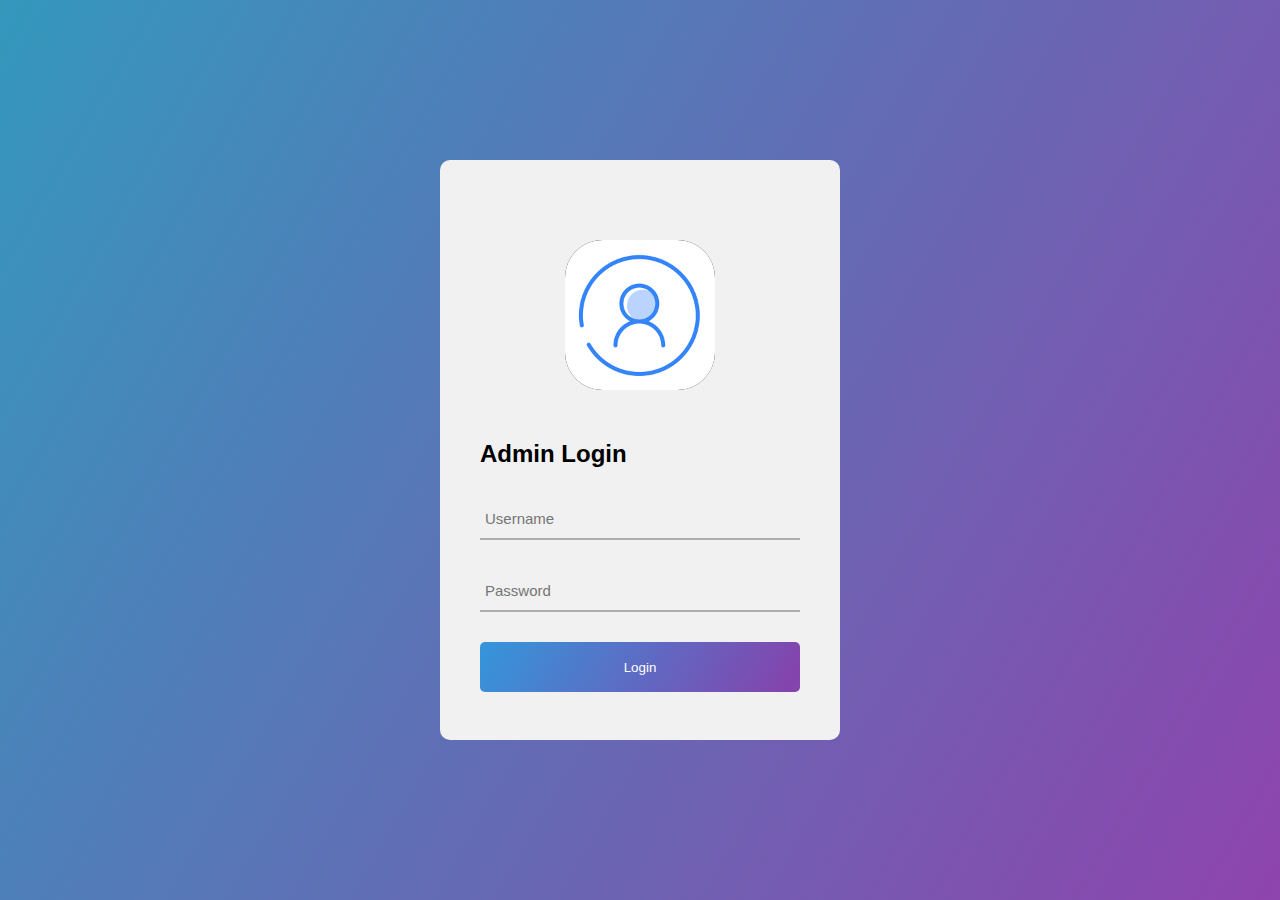
<file: web-Admin-Login/index.html>
<!DOCTYPE html>
<html lang="en">
<head>
    <meta charset="UTF-8">
    <meta http-equiv="X-UA-Compatible" content="IE=edge">
    <meta name="viewport" content="width=device-width, initial-scale=1.0">
    <title>Admin Panel Login</title>
    <link rel = "stylesheet" href="css/style.css">
</head>
<body>
    
<div class="container">
    <div class = "contact-from">
        <img src="image/indir.png" class="admin-img">
        <h2>Admin Login</h2>
        <form>
            <div class = "txtb">
                <input type = "text" placeholder ="Username">
            </div>
            <div class = "txtb">
                <input type = "password" placeholder ="Password">
            </div>
            <input type = "submit" value ="Login" class="logbtn">
        </form>
    </div>
</div>

</body>
</html>
</file>
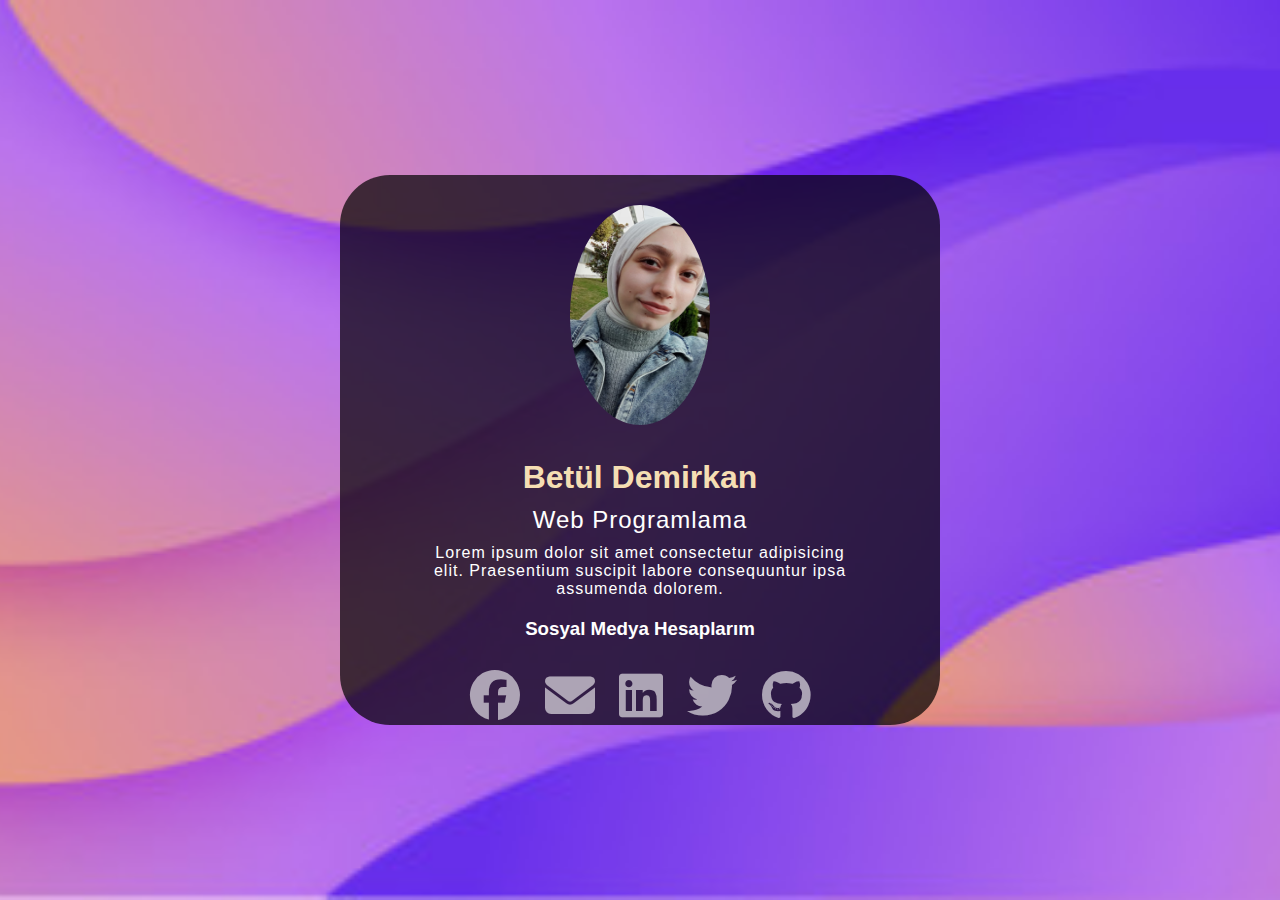
<file: web-KisiselWebSitesi/index.html>
<!DOCTYPE html>
<html lang="en">
<head>
    <meta charset="UTF-8">
    <meta http-equiv="X-UA-Compatible" content="IE=edge">
    <meta name="viewport" content="width=device-width, initial-scale=1.0">
    <title>Kişisel Web Sitesi</title>
    <link rel="stylesheet" href="style.css">
    <link rel="stylesheet" href="https://cdnjs.cloudflare.com/ajax/libs/font-awesome/6.2.1/css/all.min.css">
</head>
<body>
    
<div class = "center">
    <div class="avatar">
        <img src="WhatsApp Image 2023-01-04 at 09.16.58.jpeg">
    </div>
    <div class="content">
        <h1>Betül Demirkan</h1>
        <h2>Web Programlama</h2>
        <p>Lorem ipsum dolor sit amet consectetur adipisicing elit. Praesentium suscipit labore consequuntur ipsa assumenda dolorem.</p>
        <h3>Sosyal Medya Hesaplarım</h3>
    </div>

    <div class="social">
        <a href = "#"><i class="fa-brands fa-facebook"></i></a>
        <a href = "#"><i class="fa-solid fa-envelope"></i></a>
        <a href = "#"><i class="fa-brands fa-linkedin"></i></a>
        <a href = "#"><i class="fa-brands fa-twitter"></i></a>
        <a href = "#"><i class="fa-brands fa-github"></i></a>
    </div>
</div>
</body>
</html>
</file>
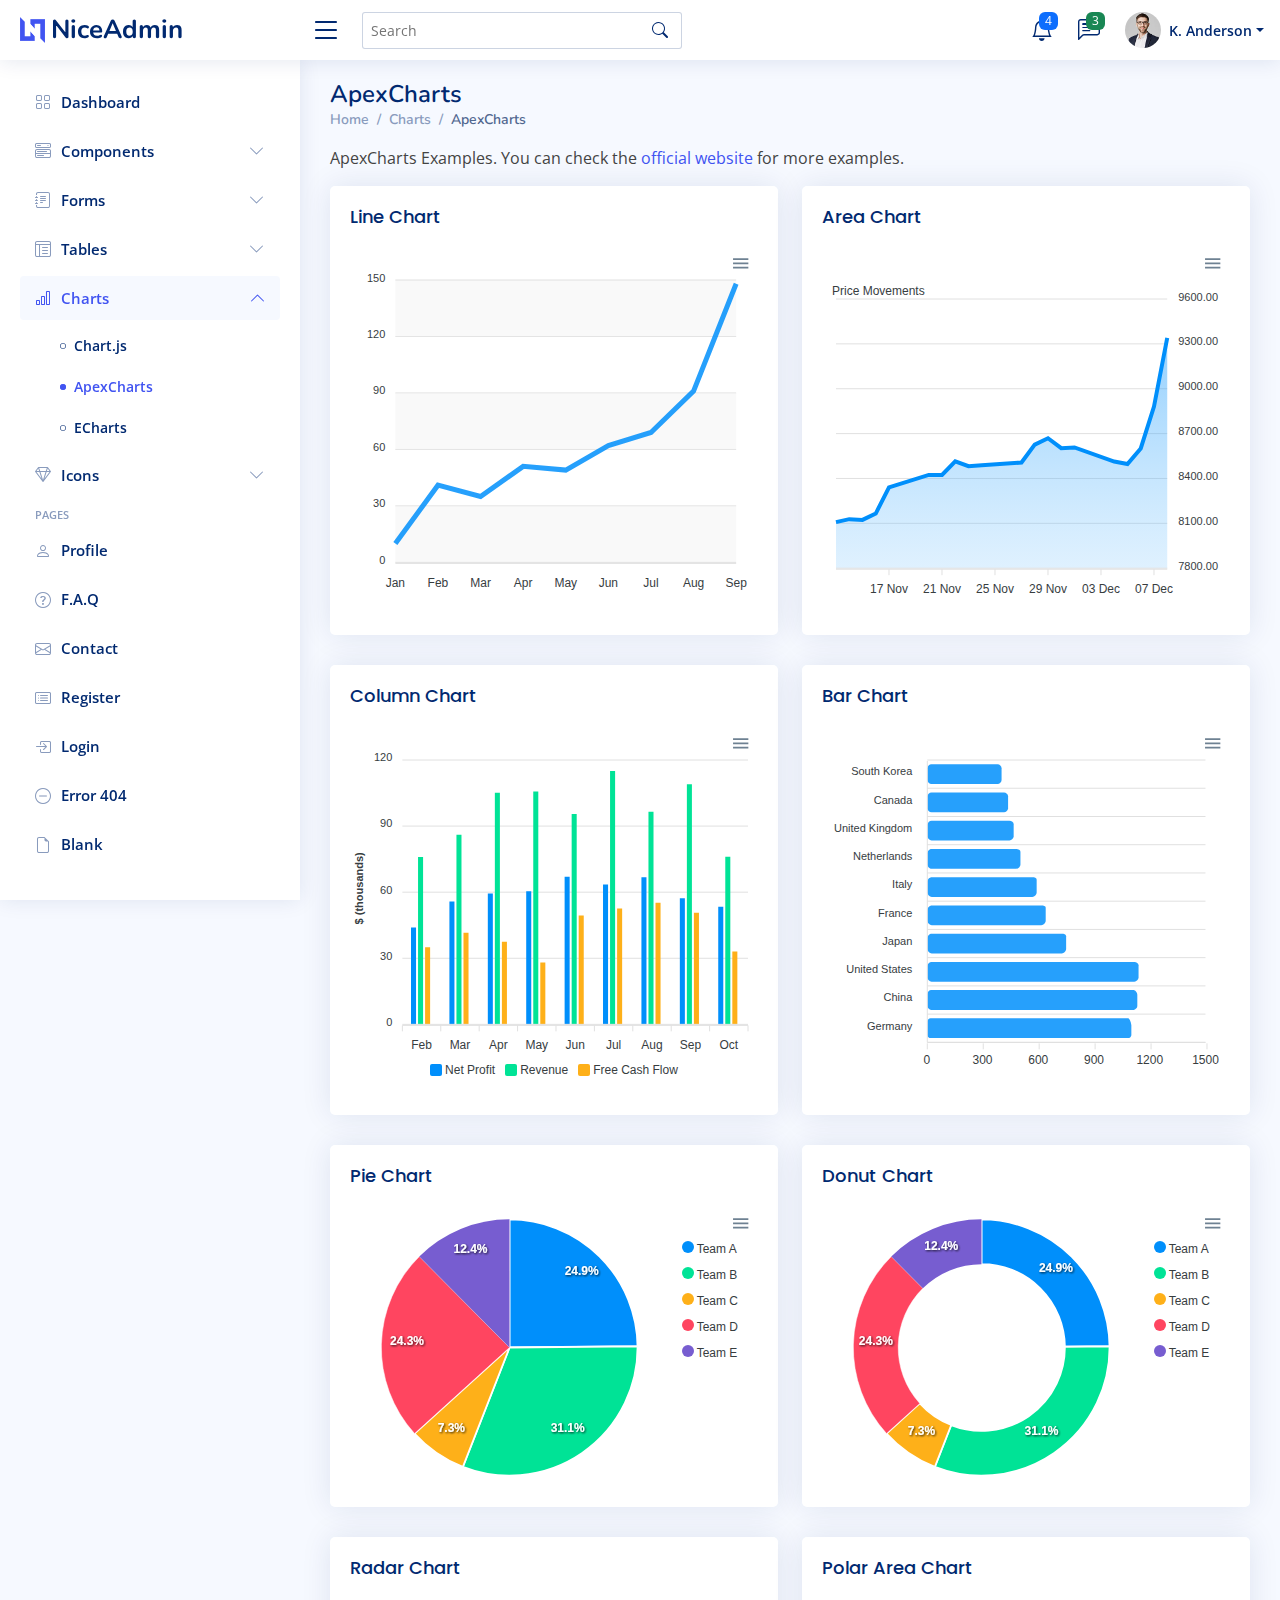
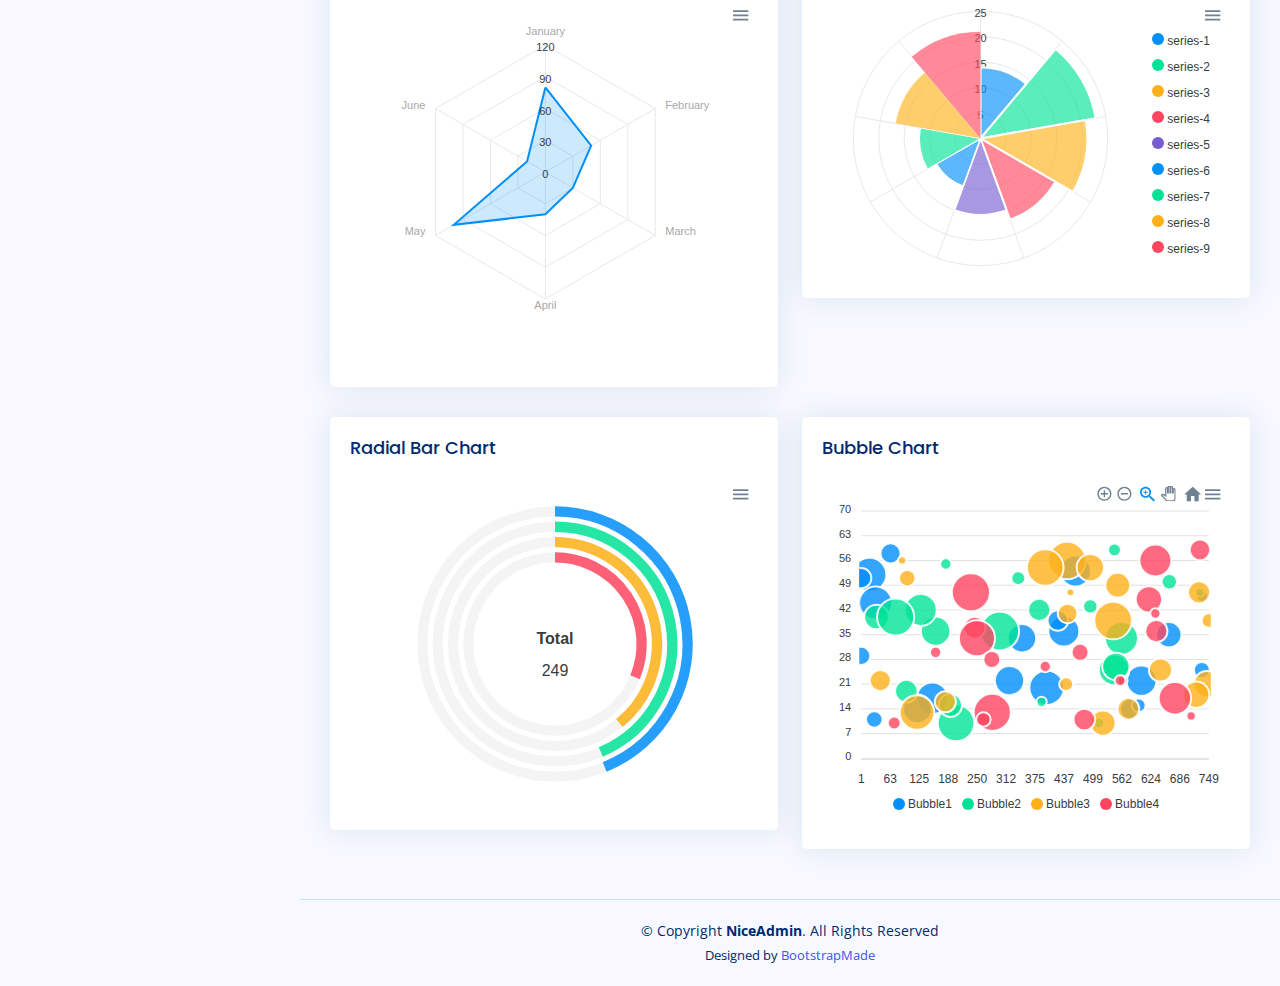
<file: WEB PROGRAMLAMA/Content/AdminLayout/charts-apexcharts.html>
<!DOCTYPE html>
<html lang="en">

<head>
  <meta charset="utf-8">
  <meta content="width=device-width, initial-scale=1.0" name="viewport">

  <title>Charts / ApexCharts - NiceAdmin Bootstrap Template</title>
  <meta content="" name="description">
  <meta content="" name="keywords">

  <!-- Favicons -->
  <link href="assets/img/favicon.png" rel="icon">
  <link href="assets/img/apple-touch-icon.png" rel="apple-touch-icon">

  <!-- Google Fonts -->
  <link href="https://fonts.gstatic.com" rel="preconnect">
  <link href="https://fonts.googleapis.com/css?family=Open+Sans:300,300i,400,400i,600,600i,700,700i|Nunito:300,300i,400,400i,600,600i,700,700i|Poppins:300,300i,400,400i,500,500i,600,600i,700,700i" rel="stylesheet">

  <!-- Vendor CSS Files -->
  <link href="assets/vendor/bootstrap/css/bootstrap.min.css" rel="stylesheet">
  <link href="assets/vendor/bootstrap-icons/bootstrap-icons.css" rel="stylesheet">
  <link href="assets/vendor/boxicons/css/boxicons.min.css" rel="stylesheet">
  <link href="assets/vendor/quill/quill.snow.css" rel="stylesheet">
  <link href="assets/vendor/quill/quill.bubble.css" rel="stylesheet">
  <link href="assets/vendor/remixicon/remixicon.css" rel="stylesheet">
  <link href="assets/vendor/simple-datatables/style.css" rel="stylesheet">

  <!-- Template Main CSS File -->
  <link href="assets/css/style.css" rel="stylesheet">

  <!-- =======================================================
  * Template Name: NiceAdmin - v2.5.0
  * Template URL: https://bootstrapmade.com/nice-admin-bootstrap-admin-html-template/
  * Author: BootstrapMade.com
  * License: https://bootstrapmade.com/license/
  ======================================================== -->
</head>

<body>

  <!-- ======= Header ======= -->
  <header id="header" class="header fixed-top d-flex align-items-center">

    <div class="d-flex align-items-center justify-content-between">
      <a href="index.html" class="logo d-flex align-items-center">
        <img src="assets/img/logo.png" alt="">
        <span class="d-none d-lg-block">NiceAdmin</span>
      </a>
      <i class="bi bi-list toggle-sidebar-btn"></i>
    </div><!-- End Logo -->

    <div class="search-bar">
      <form class="search-form d-flex align-items-center" method="POST" action="#">
        <input type="text" name="query" placeholder="Search" title="Enter search keyword">
        <button type="submit" title="Search"><i class="bi bi-search"></i></button>
      </form>
    </div><!-- End Search Bar -->

    <nav class="header-nav ms-auto">
      <ul class="d-flex align-items-center">

        <li class="nav-item d-block d-lg-none">
          <a class="nav-link nav-icon search-bar-toggle " href="#">
            <i class="bi bi-search"></i>
          </a>
        </li><!-- End Search Icon-->

        <li class="nav-item dropdown">

          <a class="nav-link nav-icon" href="#" data-bs-toggle="dropdown">
            <i class="bi bi-bell"></i>
            <span class="badge bg-primary badge-number">4</span>
          </a><!-- End Notification Icon -->

          <ul class="dropdown-menu dropdown-menu-end dropdown-menu-arrow notifications">
            <li class="dropdown-header">
              You have 4 new notifications
              <a href="#"><span class="badge rounded-pill bg-primary p-2 ms-2">View all</span></a>
            </li>
            <li>
              <hr class="dropdown-divider">
            </li>

            <li class="notification-item">
              <i class="bi bi-exclamation-circle text-warning"></i>
              <div>
                <h4>Lorem Ipsum</h4>
                <p>Quae dolorem earum veritatis oditseno</p>
                <p>30 min. ago</p>
              </div>
            </li>

            <li>
              <hr class="dropdown-divider">
            </li>

            <li class="notification-item">
              <i class="bi bi-x-circle text-danger"></i>
              <div>
                <h4>Atque rerum nesciunt</h4>
                <p>Quae dolorem earum veritatis oditseno</p>
                <p>1 hr. ago</p>
              </div>
            </li>

            <li>
              <hr class="dropdown-divider">
            </li>

            <li class="notification-item">
              <i class="bi bi-check-circle text-success"></i>
              <div>
                <h4>Sit rerum fuga</h4>
                <p>Quae dolorem earum veritatis oditseno</p>
                <p>2 hrs. ago</p>
              </div>
            </li>

            <li>
              <hr class="dropdown-divider">
            </li>

            <li class="notification-item">
              <i class="bi bi-info-circle text-primary"></i>
              <div>
                <h4>Dicta reprehenderit</h4>
                <p>Quae dolorem earum veritatis oditseno</p>
                <p>4 hrs. ago</p>
              </div>
            </li>

            <li>
              <hr class="dropdown-divider">
            </li>
            <li class="dropdown-footer">
              <a href="#">Show all notifications</a>
            </li>

          </ul><!-- End Notification Dropdown Items -->

        </li><!-- End Notification Nav -->

        <li class="nav-item dropdown">

          <a class="nav-link nav-icon" href="#" data-bs-toggle="dropdown">
            <i class="bi bi-chat-left-text"></i>
            <span class="badge bg-success badge-number">3</span>
          </a><!-- End Messages Icon -->

          <ul class="dropdown-menu dropdown-menu-end dropdown-menu-arrow messages">
            <li class="dropdown-header">
              You have 3 new messages
              <a href="#"><span class="badge rounded-pill bg-primary p-2 ms-2">View all</span></a>
            </li>
            <li>
              <hr class="dropdown-divider">
            </li>

            <li class="message-item">
              <a href="#">
                <img src="assets/img/messages-1.jpg" alt="" class="rounded-circle">
                <div>
                  <h4>Maria Hudson</h4>
                  <p>Velit asperiores et ducimus soluta repudiandae labore officia est ut...</p>
                  <p>4 hrs. ago</p>
                </div>
              </a>
            </li>
            <li>
              <hr class="dropdown-divider">
            </li>

            <li class="message-item">
              <a href="#">
                <img src="assets/img/messages-2.jpg" alt="" class="rounded-circle">
                <div>
                  <h4>Anna Nelson</h4>
                  <p>Velit asperiores et ducimus soluta repudiandae labore officia est ut...</p>
                  <p>6 hrs. ago</p>
                </div>
              </a>
            </li>
            <li>
              <hr class="dropdown-divider">
            </li>

            <li class="message-item">
              <a href="#">
                <img src="assets/img/messages-3.jpg" alt="" class="rounded-circle">
                <div>
                  <h4>David Muldon</h4>
                  <p>Velit asperiores et ducimus soluta repudiandae labore officia est ut...</p>
                  <p>8 hrs. ago</p>
                </div>
              </a>
            </li>
            <li>
              <hr class="dropdown-divider">
            </li>

            <li class="dropdown-footer">
              <a href="#">Show all messages</a>
            </li>

          </ul><!-- End Messages Dropdown Items -->

        </li><!-- End Messages Nav -->

        <li class="nav-item dropdown pe-3">

          <a class="nav-link nav-profile d-flex align-items-center pe-0" href="#" data-bs-toggle="dropdown">
            <img src="assets/img/profile-img.jpg" alt="Profile" class="rounded-circle">
            <span class="d-none d-md-block dropdown-toggle ps-2">K. Anderson</span>
          </a><!-- End Profile Iamge Icon -->

          <ul class="dropdown-menu dropdown-menu-end dropdown-menu-arrow profile">
            <li class="dropdown-header">
              <h6>Kevin Anderson</h6>
              <span>Web Designer</span>
            </li>
            <li>
              <hr class="dropdown-divider">
            </li>

            <li>
              <a class="dropdown-item d-flex align-items-center" href="users-profile.html">
                <i class="bi bi-person"></i>
                <span>My Profile</span>
              </a>
            </li>
            <li>
              <hr class="dropdown-divider">
            </li>

            <li>
              <a class="dropdown-item d-flex align-items-center" href="users-profile.html">
                <i class="bi bi-gear"></i>
                <span>Account Settings</span>
              </a>
            </li>
            <li>
              <hr class="dropdown-divider">
            </li>

            <li>
              <a class="dropdown-item d-flex align-items-center" href="pages-faq.html">
                <i class="bi bi-question-circle"></i>
                <span>Need Help?</span>
              </a>
            </li>
            <li>
              <hr class="dropdown-divider">
            </li>

            <li>
              <a class="dropdown-item d-flex align-items-center" href="#">
                <i class="bi bi-box-arrow-right"></i>
                <span>Sign Out</span>
              </a>
            </li>

          </ul><!-- End Profile Dropdown Items -->
        </li><!-- End Profile Nav -->

      </ul>
    </nav><!-- End Icons Navigation -->

  </header><!-- End Header -->

  <!-- ======= Sidebar ======= -->
  <aside id="sidebar" class="sidebar">

    <ul class="sidebar-nav" id="sidebar-nav">

      <li class="nav-item">
        <a class="nav-link collapsed" href="index.html">
          <i class="bi bi-grid"></i>
          <span>Dashboard</span>
        </a>
      </li><!-- End Dashboard Nav -->

      <li class="nav-item">
        <a class="nav-link collapsed" data-bs-target="#components-nav" data-bs-toggle="collapse" href="#">
          <i class="bi bi-menu-button-wide"></i><span>Components</span><i class="bi bi-chevron-down ms-auto"></i>
        </a>
        <ul id="components-nav" class="nav-content collapse " data-bs-parent="#sidebar-nav">
          <li>
            <a href="components-alerts.html">
              <i class="bi bi-circle"></i><span>Alerts</span>
            </a>
          </li>
          <li>
            <a href="components-accordion.html">
              <i class="bi bi-circle"></i><span>Accordion</span>
            </a>
          </li>
          <li>
            <a href="components-badges.html">
              <i class="bi bi-circle"></i><span>Badges</span>
            </a>
          </li>
          <li>
            <a href="components-breadcrumbs.html">
              <i class="bi bi-circle"></i><span>Breadcrumbs</span>
            </a>
          </li>
          <li>
            <a href="components-buttons.html">
              <i class="bi bi-circle"></i><span>Buttons</span>
            </a>
          </li>
          <li>
            <a href="components-cards.html">
              <i class="bi bi-circle"></i><span>Cards</span>
            </a>
          </li>
          <li>
            <a href="components-carousel.html">
              <i class="bi bi-circle"></i><span>Carousel</span>
            </a>
          </li>
          <li>
            <a href="components-list-group.html">
              <i class="bi bi-circle"></i><span>List group</span>
            </a>
          </li>
          <li>
            <a href="components-modal.html">
              <i class="bi bi-circle"></i><span>Modal</span>
            </a>
          </li>
          <li>
            <a href="components-tabs.html">
              <i class="bi bi-circle"></i><span>Tabs</span>
            </a>
          </li>
          <li>
            <a href="components-pagination.html">
              <i class="bi bi-circle"></i><span>Pagination</span>
            </a>
          </li>
          <li>
            <a href="components-progress.html">
              <i class="bi bi-circle"></i><span>Progress</span>
            </a>
          </li>
          <li>
            <a href="components-spinners.html">
              <i class="bi bi-circle"></i><span>Spinners</span>
            </a>
          </li>
          <li>
            <a href="components-tooltips.html">
              <i class="bi bi-circle"></i><span>Tooltips</span>
            </a>
          </li>
        </ul>
      </li><!-- End Components Nav -->

      <li class="nav-item">
        <a class="nav-link collapsed" data-bs-target="#forms-nav" data-bs-toggle="collapse" href="#">
          <i class="bi bi-journal-text"></i><span>Forms</span><i class="bi bi-chevron-down ms-auto"></i>
        </a>
        <ul id="forms-nav" class="nav-content collapse " data-bs-parent="#sidebar-nav">
          <li>
            <a href="forms-elements.html">
              <i class="bi bi-circle"></i><span>Form Elements</span>
            </a>
          </li>
          <li>
            <a href="forms-layouts.html">
              <i class="bi bi-circle"></i><span>Form Layouts</span>
            </a>
          </li>
          <li>
            <a href="forms-editors.html">
              <i class="bi bi-circle"></i><span>Form Editors</span>
            </a>
          </li>
          <li>
            <a href="forms-validation.html">
              <i class="bi bi-circle"></i><span>Form Validation</span>
            </a>
          </li>
        </ul>
      </li><!-- End Forms Nav -->

      <li class="nav-item">
        <a class="nav-link collapsed" data-bs-target="#tables-nav" data-bs-toggle="collapse" href="#">
          <i class="bi bi-layout-text-window-reverse"></i><span>Tables</span><i class="bi bi-chevron-down ms-auto"></i>
        </a>
        <ul id="tables-nav" class="nav-content collapse " data-bs-parent="#sidebar-nav">
          <li>
            <a href="tables-general.html">
              <i class="bi bi-circle"></i><span>General Tables</span>
            </a>
          </li>
          <li>
            <a href="tables-data.html">
              <i class="bi bi-circle"></i><span>Data Tables</span>
            </a>
          </li>
        </ul>
      </li><!-- End Tables Nav -->

      <li class="nav-item">
        <a class="nav-link " data-bs-target="#charts-nav" data-bs-toggle="collapse" href="#">
          <i class="bi bi-bar-chart"></i><span>Charts</span><i class="bi bi-chevron-down ms-auto"></i>
        </a>
        <ul id="charts-nav" class="nav-content collapse show" data-bs-parent="#sidebar-nav">
          <li>
            <a href="charts-chartjs.html">
              <i class="bi bi-circle"></i><span>Chart.js</span>
            </a>
          </li>
          <li>
            <a href="charts-apexcharts.html" class="active">
              <i class="bi bi-circle"></i><span>ApexCharts</span>
            </a>
          </li>
          <li>
            <a href="charts-echarts.html">
              <i class="bi bi-circle"></i><span>ECharts</span>
            </a>
          </li>
        </ul>
      </li><!-- End Charts Nav -->

      <li class="nav-item">
        <a class="nav-link collapsed" data-bs-target="#icons-nav" data-bs-toggle="collapse" href="#">
          <i class="bi bi-gem"></i><span>Icons</span><i class="bi bi-chevron-down ms-auto"></i>
        </a>
        <ul id="icons-nav" class="nav-content collapse " data-bs-parent="#sidebar-nav">
          <li>
            <a href="icons-bootstrap.html">
              <i class="bi bi-circle"></i><span>Bootstrap Icons</span>
            </a>
          </li>
          <li>
            <a href="icons-remix.html">
              <i class="bi bi-circle"></i><span>Remix Icons</span>
            </a>
          </li>
          <li>
            <a href="icons-boxicons.html">
              <i class="bi bi-circle"></i><span>Boxicons</span>
            </a>
          </li>
        </ul>
      </li><!-- End Icons Nav -->

      <li class="nav-heading">Pages</li>

      <li class="nav-item">
        <a class="nav-link collapsed" href="users-profile.html">
          <i class="bi bi-person"></i>
          <span>Profile</span>
        </a>
      </li><!-- End Profile Page Nav -->

      <li class="nav-item">
        <a class="nav-link collapsed" href="pages-faq.html">
          <i class="bi bi-question-circle"></i>
          <span>F.A.Q</span>
        </a>
      </li><!-- End F.A.Q Page Nav -->

      <li class="nav-item">
        <a class="nav-link collapsed" href="pages-contact.html">
          <i class="bi bi-envelope"></i>
          <span>Contact</span>
        </a>
      </li><!-- End Contact Page Nav -->

      <li class="nav-item">
        <a class="nav-link collapsed" href="pages-register.html">
          <i class="bi bi-card-list"></i>
          <span>Register</span>
        </a>
      </li><!-- End Register Page Nav -->

      <li class="nav-item">
        <a class="nav-link collapsed" href="pages-login.html">
          <i class="bi bi-box-arrow-in-right"></i>
          <span>Login</span>
        </a>
      </li><!-- End Login Page Nav -->

      <li class="nav-item">
        <a class="nav-link collapsed" href="pages-error-404.html">
          <i class="bi bi-dash-circle"></i>
          <span>Error 404</span>
        </a>
      </li><!-- End Error 404 Page Nav -->

      <li class="nav-item">
        <a class="nav-link collapsed" href="pages-blank.html">
          <i class="bi bi-file-earmark"></i>
          <span>Blank</span>
        </a>
      </li><!-- End Blank Page Nav -->

    </ul>

  </aside><!-- End Sidebar-->

  <main id="main" class="main">

    <div class="pagetitle">
      <h1>ApexCharts</h1>
      <nav>
        <ol class="breadcrumb">
          <li class="breadcrumb-item"><a href="index.html">Home</a></li>
          <li class="breadcrumb-item">Charts</li>
          <li class="breadcrumb-item active">ApexCharts</li>
        </ol>
      </nav>
    </div><!-- End Page Title -->

    <p>ApexCharts Examples. You can check the <a href="https://apexcharts.com/javascript-chart-demos/" target="_blank">official website</a> for more examples.</p>

    <section class="section">
      <div class="row">

        <div class="col-lg-6">
          <div class="card">
            <div class="card-body">
              <h5 class="card-title">Line Chart</h5>

              <!-- Line Chart -->
              <div id="lineChart"></div>

              <script>
                document.addEventListener("DOMContentLoaded", () => {
                  new ApexCharts(document.querySelector("#lineChart"), {
                    series: [{
                      name: "Desktops",
                      data: [10, 41, 35, 51, 49, 62, 69, 91, 148]
                    }],
                    chart: {
                      height: 350,
                      type: 'line',
                      zoom: {
                        enabled: false
                      }
                    },
                    dataLabels: {
                      enabled: false
                    },
                    stroke: {
                      curve: 'straight'
                    },
                    grid: {
                      row: {
                        colors: ['#f3f3f3', 'transparent'], // takes an array which will be repeated on columns
                        opacity: 0.5
                      },
                    },
                    xaxis: {
                      categories: ['Jan', 'Feb', 'Mar', 'Apr', 'May', 'Jun', 'Jul', 'Aug', 'Sep'],
                    }
                  }).render();
                });
              </script>
              <!-- End Line Chart -->

            </div>
          </div>
        </div>

        <div class="col-lg-6">
          <div class="card">
            <div class="card-body">
              <h5 class="card-title">Area Chart</h5>

              <!-- Area Chart -->
              <div id="areaChart"></div>

              <script>
                document.addEventListener("DOMContentLoaded", () => {
                  const series = {
                    "monthDataSeries1": {
                      "prices": [
                        8107.85,
                        8128.0,
                        8122.9,
                        8165.5,
                        8340.7,
                        8423.7,
                        8423.5,
                        8514.3,
                        8481.85,
                        8487.7,
                        8506.9,
                        8626.2,
                        8668.95,
                        8602.3,
                        8607.55,
                        8512.9,
                        8496.25,
                        8600.65,
                        8881.1,
                        9340.85
                      ],
                      "dates": [
                        "13 Nov 2017",
                        "14 Nov 2017",
                        "15 Nov 2017",
                        "16 Nov 2017",
                        "17 Nov 2017",
                        "20 Nov 2017",
                        "21 Nov 2017",
                        "22 Nov 2017",
                        "23 Nov 2017",
                        "24 Nov 2017",
                        "27 Nov 2017",
                        "28 Nov 2017",
                        "29 Nov 2017",
                        "30 Nov 2017",
                        "01 Dec 2017",
                        "04 Dec 2017",
                        "05 Dec 2017",
                        "06 Dec 2017",
                        "07 Dec 2017",
                        "08 Dec 2017"
                      ]
                    },
                    "monthDataSeries2": {
                      "prices": [
                        8423.7,
                        8423.5,
                        8514.3,
                        8481.85,
                        8487.7,
                        8506.9,
                        8626.2,
                        8668.95,
                        8602.3,
                        8607.55,
                        8512.9,
                        8496.25,
                        8600.65,
                        8881.1,
                        9040.85,
                        8340.7,
                        8165.5,
                        8122.9,
                        8107.85,
                        8128.0
                      ],
                      "dates": [
                        "13 Nov 2017",
                        "14 Nov 2017",
                        "15 Nov 2017",
                        "16 Nov 2017",
                        "17 Nov 2017",
                        "20 Nov 2017",
                        "21 Nov 2017",
                        "22 Nov 2017",
                        "23 Nov 2017",
                        "24 Nov 2017",
                        "27 Nov 2017",
                        "28 Nov 2017",
                        "29 Nov 2017",
                        "30 Nov 2017",
                        "01 Dec 2017",
                        "04 Dec 2017",
                        "05 Dec 2017",
                        "06 Dec 2017",
                        "07 Dec 2017",
                        "08 Dec 2017"
                      ]
                    },
                    "monthDataSeries3": {
                      "prices": [
                        7114.25,
                        7126.6,
                        7116.95,
                        7203.7,
                        7233.75,
                        7451.0,
                        7381.15,
                        7348.95,
                        7347.75,
                        7311.25,
                        7266.4,
                        7253.25,
                        7215.45,
                        7266.35,
                        7315.25,
                        7237.2,
                        7191.4,
                        7238.95,
                        7222.6,
                        7217.9,
                        7359.3,
                        7371.55,
                        7371.15,
                        7469.2,
                        7429.25,
                        7434.65,
                        7451.1,
                        7475.25,
                        7566.25,
                        7556.8,
                        7525.55,
                        7555.45,
                        7560.9,
                        7490.7,
                        7527.6,
                        7551.9,
                        7514.85,
                        7577.95,
                        7592.3,
                        7621.95,
                        7707.95,
                        7859.1,
                        7815.7,
                        7739.0,
                        7778.7,
                        7839.45,
                        7756.45,
                        7669.2,
                        7580.45,
                        7452.85,
                        7617.25,
                        7701.6,
                        7606.8,
                        7620.05,
                        7513.85,
                        7498.45,
                        7575.45,
                        7601.95,
                        7589.1,
                        7525.85,
                        7569.5,
                        7702.5,
                        7812.7,
                        7803.75,
                        7816.3,
                        7851.15,
                        7912.2,
                        7972.8,
                        8145.0,
                        8161.1,
                        8121.05,
                        8071.25,
                        8088.2,
                        8154.45,
                        8148.3,
                        8122.05,
                        8132.65,
                        8074.55,
                        7952.8,
                        7885.55,
                        7733.9,
                        7897.15,
                        7973.15,
                        7888.5,
                        7842.8,
                        7838.4,
                        7909.85,
                        7892.75,
                        7897.75,
                        7820.05,
                        7904.4,
                        7872.2,
                        7847.5,
                        7849.55,
                        7789.6,
                        7736.35,
                        7819.4,
                        7875.35,
                        7871.8,
                        8076.5,
                        8114.8,
                        8193.55,
                        8217.1,
                        8235.05,
                        8215.3,
                        8216.4,
                        8301.55,
                        8235.25,
                        8229.75,
                        8201.95,
                        8164.95,
                        8107.85,
                        8128.0,
                        8122.9,
                        8165.5,
                        8340.7,
                        8423.7,
                        8423.5,
                        8514.3,
                        8481.85,
                        8487.7,
                        8506.9,
                        8626.2
                      ],
                      "dates": [
                        "02 Jun 2017",
                        "05 Jun 2017",
                        "06 Jun 2017",
                        "07 Jun 2017",
                        "08 Jun 2017",
                        "09 Jun 2017",
                        "12 Jun 2017",
                        "13 Jun 2017",
                        "14 Jun 2017",
                        "15 Jun 2017",
                        "16 Jun 2017",
                        "19 Jun 2017",
                        "20 Jun 2017",
                        "21 Jun 2017",
                        "22 Jun 2017",
                        "23 Jun 2017",
                        "27 Jun 2017",
                        "28 Jun 2017",
                        "29 Jun 2017",
                        "30 Jun 2017",
                        "03 Jul 2017",
                        "04 Jul 2017",
                        "05 Jul 2017",
                        "06 Jul 2017",
                        "07 Jul 2017",
                        "10 Jul 2017",
                        "11 Jul 2017",
                        "12 Jul 2017",
                        "13 Jul 2017",
                        "14 Jul 2017",
                        "17 Jul 2017",
                        "18 Jul 2017",
                        "19 Jul 2017",
                        "20 Jul 2017",
                        "21 Jul 2017",
                        "24 Jul 2017",
                        "25 Jul 2017",
                        "26 Jul 2017",
                        "27 Jul 2017",
                        "28 Jul 2017",
                        "31 Jul 2017",
                        "01 Aug 2017",
                        "02 Aug 2017",
                        "03 Aug 2017",
                        "04 Aug 2017",
                        "07 Aug 2017",
                        "08 Aug 2017",
                        "09 Aug 2017",
                        "10 Aug 2017",
                        "11 Aug 2017",
                        "14 Aug 2017",
                        "16 Aug 2017",
                        "17 Aug 2017",
                        "18 Aug 2017",
                        "21 Aug 2017",
                        "22 Aug 2017",
                        "23 Aug 2017",
                        "24 Aug 2017",
                        "28 Aug 2017",
                        "29 Aug 2017",
                        "30 Aug 2017",
                        "31 Aug 2017",
                        "01 Sep 2017",
                        "04 Sep 2017",
                        "05 Sep 2017",
                        "06 Sep 2017",
                        "07 Sep 2017",
                        "08 Sep 2017",
                        "11 Sep 2017",
                        "12 Sep 2017",
                        "13 Sep 2017",
                        "14 Sep 2017",
                        "15 Sep 2017",
                        "18 Sep 2017",
                        "19 Sep 2017",
                        "20 Sep 2017",
                        "21 Sep 2017",
                        "22 Sep 2017",
                        "25 Sep 2017",
                        "26 Sep 2017",
                        "27 Sep 2017",
                        "28 Sep 2017",
                        "29 Sep 2017",
                        "03 Oct 2017",
                        "04 Oct 2017",
                        "05 Oct 2017",
                        "06 Oct 2017",
                        "09 Oct 2017",
                        "10 Oct 2017",
                        "11 Oct 2017",
                        "12 Oct 2017",
                        "13 Oct 2017",
                        "16 Oct 2017",
                        "17 Oct 2017",
                        "18 Oct 2017",
                        "19 Oct 2017",
                        "23 Oct 2017",
                        "24 Oct 2017",
                        "25 Oct 2017",
                        "26 Oct 2017",
                        "27 Oct 2017",
                        "30 Oct 2017",
                        "31 Oct 2017",
                        "01 Nov 2017",
                        "02 Nov 2017",
                        "03 Nov 2017",
                        "06 Nov 2017",
                        "07 Nov 2017",
                        "08 Nov 2017",
                        "09 Nov 2017",
                        "10 Nov 2017",
                        "13 Nov 2017",
                        "14 Nov 2017",
                        "15 Nov 2017",
                        "16 Nov 2017",
                        "17 Nov 2017",
                        "20 Nov 2017",
                        "21 Nov 2017",
                        "22 Nov 2017",
                        "23 Nov 2017",
                        "24 Nov 2017",
                        "27 Nov 2017",
                        "28 Nov 2017"
                      ]
                    }
                  }
                  new ApexCharts(document.querySelector("#areaChart"), {
                    series: [{
                      name: "STOCK ABC",
                      data: series.monthDataSeries1.prices
                    }],
                    chart: {
                      type: 'area',
                      height: 350,
                      zoom: {
                        enabled: false
                      }
                    },
                    dataLabels: {
                      enabled: false
                    },
                    stroke: {
                      curve: 'straight'
                    },
                    subtitle: {
                      text: 'Price Movements',
                      align: 'left'
                    },
                    labels: series.monthDataSeries1.dates,
                    xaxis: {
                      type: 'datetime',
                    },
                    yaxis: {
                      opposite: true
                    },
                    legend: {
                      horizontalAlign: 'left'
                    }
                  }).render();
                });
              </script>
              <!-- End Area Chart -->

            </div>
          </div>
        </div>

        <div class="col-lg-6">
          <div class="card">
            <div class="card-body">
              <h5 class="card-title">Column Chart</h5>

              <!-- Column Chart -->
              <div id="columnChart"></div>

              <script>
                document.addEventListener("DOMContentLoaded", () => {
                  new ApexCharts(document.querySelector("#columnChart"), {
                    series: [{
                      name: 'Net Profit',
                      data: [44, 55, 57, 56, 61, 58, 63, 60, 66]
                    }, {
                      name: 'Revenue',
                      data: [76, 85, 101, 98, 87, 105, 91, 114, 94]
                    }, {
                      name: 'Free Cash Flow',
                      data: [35, 41, 36, 26, 45, 48, 52, 53, 41]
                    }],
                    chart: {
                      type: 'bar',
                      height: 350
                    },
                    plotOptions: {
                      bar: {
                        horizontal: false,
                        columnWidth: '55%',
                        endingShape: 'rounded'
                      },
                    },
                    dataLabels: {
                      enabled: false
                    },
                    stroke: {
                      show: true,
                      width: 2,
                      colors: ['transparent']
                    },
                    xaxis: {
                      categories: ['Feb', 'Mar', 'Apr', 'May', 'Jun', 'Jul', 'Aug', 'Sep', 'Oct'],
                    },
                    yaxis: {
                      title: {
                        text: '$ (thousands)'
                      }
                    },
                    fill: {
                      opacity: 1
                    },
                    tooltip: {
                      y: {
                        formatter: function(val) {
                          return "$ " + val + " thousands"
                        }
                      }
                    }
                  }).render();
                });
              </script>
              <!-- End Column Chart -->

            </div>
          </div>
        </div>

        <div class="col-lg-6">
          <div class="card">
            <div class="card-body">
              <h5 class="card-title">Bar Chart</h5>

              <!-- Bar Chart -->
              <div id="barChart"></div>

              <script>
                document.addEventListener("DOMContentLoaded", () => {
                  new ApexCharts(document.querySelector("#barChart"), {
                    series: [{
                      data: [400, 430, 448, 470, 540, 580, 690, 1100, 1200, 1380]
                    }],
                    chart: {
                      type: 'bar',
                      height: 350
                    },
                    plotOptions: {
                      bar: {
                        borderRadius: 4,
                        horizontal: true,
                      }
                    },
                    dataLabels: {
                      enabled: false
                    },
                    xaxis: {
                      categories: ['South Korea', 'Canada', 'United Kingdom', 'Netherlands', 'Italy', 'France', 'Japan',
                        'United States', 'China', 'Germany'
                      ],
                    }
                  }).render();
                });
              </script>
              <!-- End Bar Chart -->

            </div>
          </div>
        </div>

        <div class="col-lg-6">
          <div class="card">
            <div class="card-body">
              <h5 class="card-title">Pie Chart</h5>

              <!-- Pie Chart -->
              <div id="pieChart"></div>

              <script>
                document.addEventListener("DOMContentLoaded", () => {
                  new ApexCharts(document.querySelector("#pieChart"), {
                    series: [44, 55, 13, 43, 22],
                    chart: {
                      height: 350,
                      type: 'pie',
                      toolbar: {
                        show: true
                      }
                    },
                    labels: ['Team A', 'Team B', 'Team C', 'Team D', 'Team E']
                  }).render();
                });
              </script>
              <!-- End Pie Chart -->

            </div>
          </div>
        </div>

        <div class="col-lg-6">
          <div class="card">
            <div class="card-body">
              <h5 class="card-title">Donut Chart</h5>

              <!-- Donut Chart -->
              <div id="donutChart"></div>

              <script>
                document.addEventListener("DOMContentLoaded", () => {
                  new ApexCharts(document.querySelector("#donutChart"), {
                    series: [44, 55, 13, 43, 22],
                    chart: {
                      height: 350,
                      type: 'donut',
                      toolbar: {
                        show: true
                      }
                    },
                    labels: ['Team A', 'Team B', 'Team C', 'Team D', 'Team E'],
                  }).render();
                });
              </script>
              <!-- End Donut Chart -->

            </div>
          </div>
        </div>

        <div class="col-lg-6">
          <div class="card">
            <div class="card-body">
              <h5 class="card-title">Radar Chart</h5>

              <!-- Radar Chart -->
              <div id="radarChart"></div>

              <script>
                document.addEventListener("DOMContentLoaded", () => {
                  new ApexCharts(document.querySelector("#radarChart"), {
                    series: [{
                      name: 'Series 1',
                      data: [80, 50, 30, 40, 100, 20],
                    }],
                    chart: {
                      height: 350,
                      type: 'radar',
                    },
                    xaxis: {
                      categories: ['January', 'February', 'March', 'April', 'May', 'June']
                    }
                  }).render();
                });
              </script>
              <!-- End Radar Chart -->

            </div>
          </div>
        </div>

        <div class="col-lg-6">
          <div class="card">
            <div class="card-body">
              <h5 class="card-title">Polar Area Chart</h5>

              <!-- Polar Area Chart -->
              <div id="polarAreaChart"></div>

              <script>
                document.addEventListener("DOMContentLoaded", () => {
                  new ApexCharts(document.querySelector("#polarAreaChart"), {
                    series: [14, 23, 21, 17, 15, 10, 12, 17, 21],
                    chart: {
                      type: 'polarArea',
                      height: 350,
                      toolbar: {
                        show: true
                      }
                    },
                    stroke: {
                      colors: ['#fff']
                    },
                    fill: {
                      opacity: 0.8
                    }
                  }).render();
                });
              </script>
              <!-- End Polar Area Chart -->

            </div>
          </div>
        </div>

        <div class="col-lg-6">
          <div class="card">
            <div class="card-body">
              <h5 class="card-title">Radial Bar Chart</h5>

              <!-- Radial Bar Chart -->
              <div id="radialBarChart"></div>

              <script>
                document.addEventListener("DOMContentLoaded", () => {
                  new ApexCharts(document.querySelector("#radialBarChart"), {
                    series: [44, 55, 67, 83],
                    chart: {
                      height: 350,
                      type: 'radialBar',
                      toolbar: {
                        show: true
                      }
                    },
                    plotOptions: {
                      radialBar: {
                        dataLabels: {
                          name: {
                            fontSize: '22px',
                          },
                          value: {
                            fontSize: '16px',
                          },
                          total: {
                            show: true,
                            label: 'Total',
                            formatter: function(w) {
                              // By default this function returns the average of all series. The below is just an example to show the use of custom formatter function
                              return 249
                            }
                          }
                        }
                      }
                    },
                    labels: ['Apples', 'Oranges', 'Bananas', 'Berries'],
                  }).render();
                });
              </script>
              <!-- End Radial Bar Chart -->

            </div>
          </div>
        </div>

        <div class="col-lg-6">
          <div class="card">
            <div class="card-body">
              <h5 class="card-title">Bubble Chart</h5>

              <!-- Bubble Chart -->
              <div id="bubbleChart"></div>

              <script>
                document.addEventListener("DOMContentLoaded", () => {
                  function generateData(baseval, count, yrange) {
                    var i = 0;
                    var series = [];
                    while (i < count) {
                      var x = Math.floor(Math.random() * (750 - 1 + 1)) + 1;;
                      var y = Math.floor(Math.random() * (yrange.max - yrange.min + 1)) + yrange.min;
                      var z = Math.floor(Math.random() * (75 - 15 + 1)) + 15;
                      series.push([x, y, z]);
                      baseval += 86400000;
                      i++;
                    }
                    return series;
                  }
                  new ApexCharts(document.querySelector("#bubbleChart"), {
                    series: [{
                        name: 'Bubble1',
                        data: generateData(new Date('11 Feb 2017 GMT').getTime(), 20, {
                          min: 10,
                          max: 60
                        })
                      },
                      {
                        name: 'Bubble2',
                        data: generateData(new Date('11 Feb 2017 GMT').getTime(), 20, {
                          min: 10,
                          max: 60
                        })
                      },
                      {
                        name: 'Bubble3',
                        data: generateData(new Date('11 Feb 2017 GMT').getTime(), 20, {
                          min: 10,
                          max: 60
                        })
                      },
                      {
                        name: 'Bubble4',
                        data: generateData(new Date('11 Feb 2017 GMT').getTime(), 20, {
                          min: 10,
                          max: 60
                        })
                      }
                    ],
                    chart: {
                      height: 333,
                      type: 'bubble',
                    },
                    dataLabels: {
                      enabled: false
                    },
                    fill: {
                      opacity: 0.8
                    },
                    xaxis: {
                      tickAmount: 12,
                      type: 'category',
                    },
                    yaxis: {
                      max: 70
                    }
                  }).render();
                });
              </script>
              <!-- End Bubble Chart -->

            </div>
          </div>
        </div>

      </div>
    </section>

  </main><!-- End #main -->

  <!-- ======= Footer ======= -->
  <footer id="footer" class="footer">
    <div class="copyright">
      &copy; Copyright <strong><span>NiceAdmin</span></strong>. All Rights Reserved
    </div>
    <div class="credits">
      <!-- All the links in the footer should remain intact. -->
      <!-- You can delete the links only if you purchased the pro version. -->
      <!-- Licensing information: https://bootstrapmade.com/license/ -->
      <!-- Purchase the pro version with working PHP/AJAX contact form: https://bootstrapmade.com/nice-admin-bootstrap-admin-html-template/ -->
      Designed by <a href="https://bootstrapmade.com/">BootstrapMade</a>
    </div>
  </footer><!-- End Footer -->

  <a href="#" class="back-to-top d-flex align-items-center justify-content-center"><i class="bi bi-arrow-up-short"></i></a>

  <!-- Vendor JS Files -->
  <script src="assets/vendor/apexcharts/apexcharts.min.js"></script>
  <script src="assets/vendor/bootstrap/js/bootstrap.bundle.min.js"></script>
  <script src="assets/vendor/chart.js/chart.umd.js"></script>
  <script src="assets/vendor/echarts/echarts.min.js"></script>
  <script src="assets/vendor/quill/quill.min.js"></script>
  <script src="assets/vendor/simple-datatables/simple-datatables.js"></script>
  <script src="assets/vendor/tinymce/tinymce.min.js"></script>
  <script src="assets/vendor/php-email-form/validate.js"></script>

  <!-- Template Main JS File -->
  <script src="assets/js/main.js"></script>

</body>

</html>
</file>
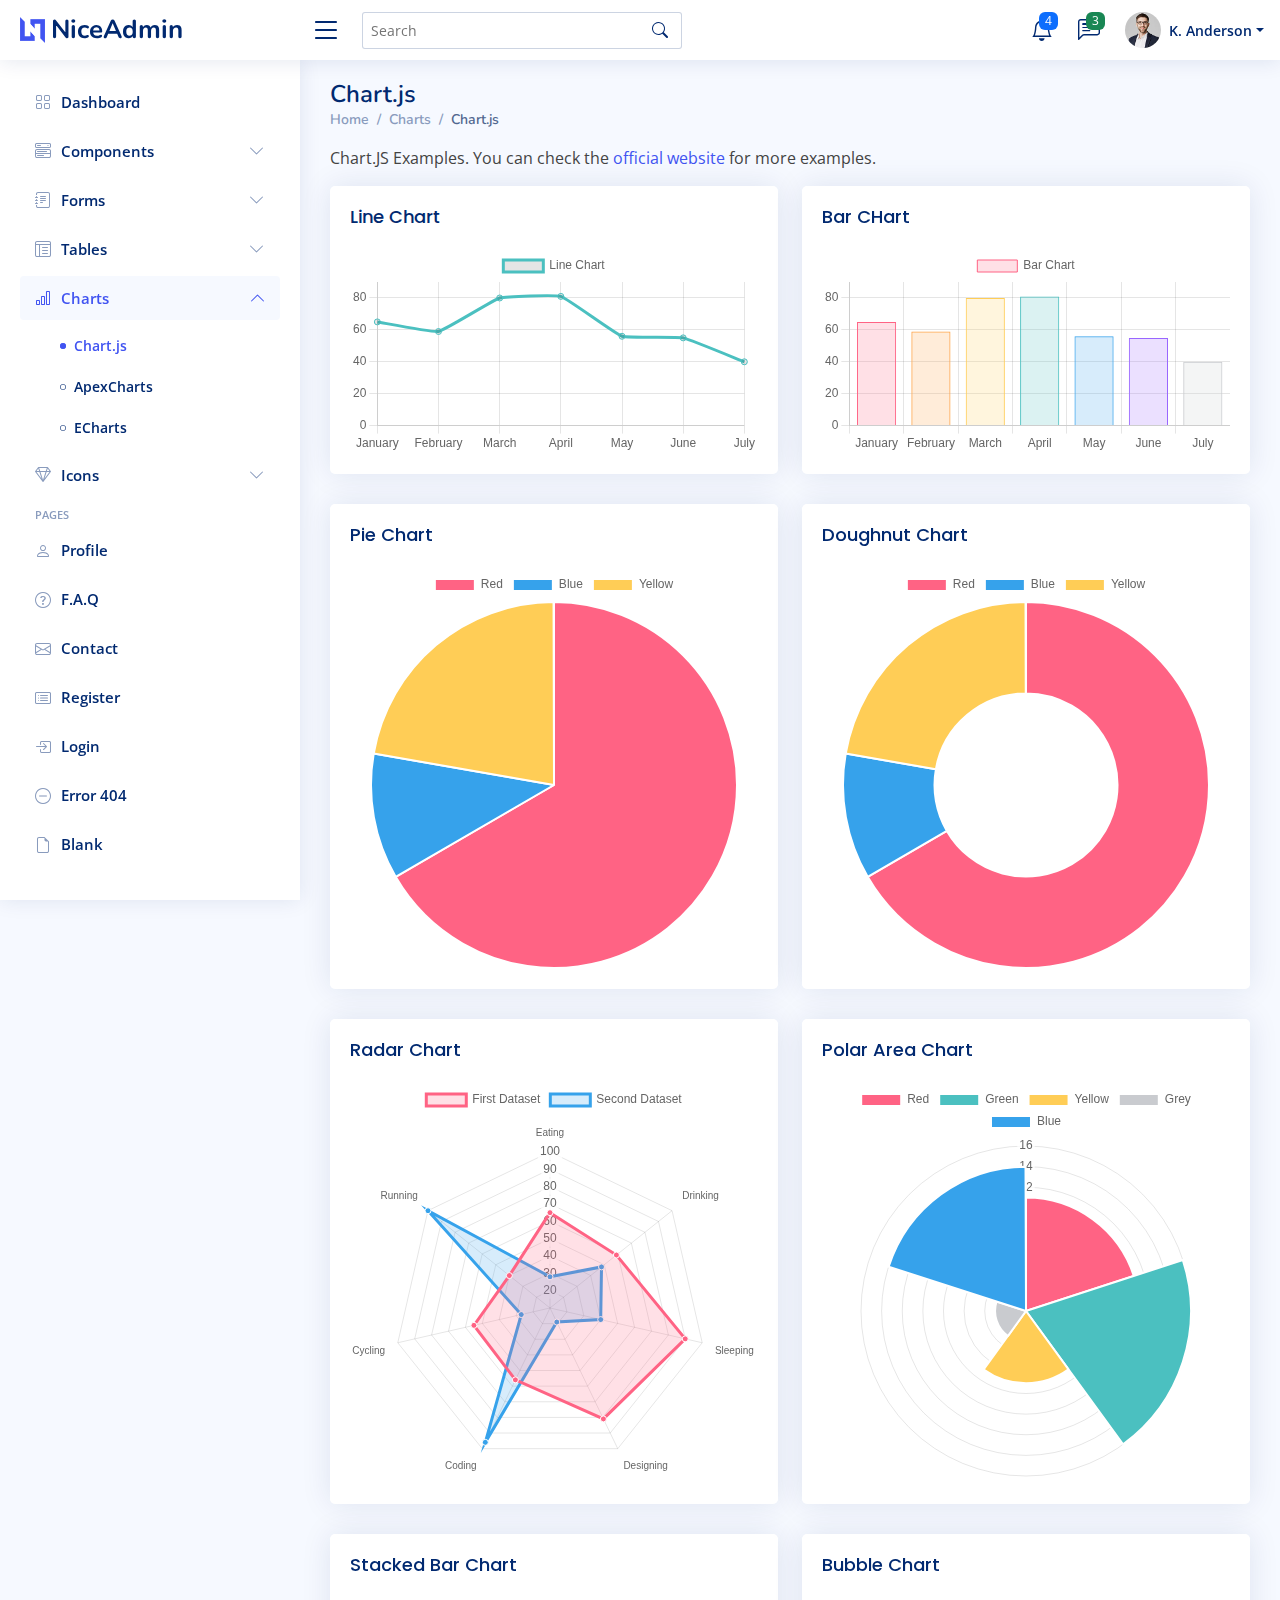
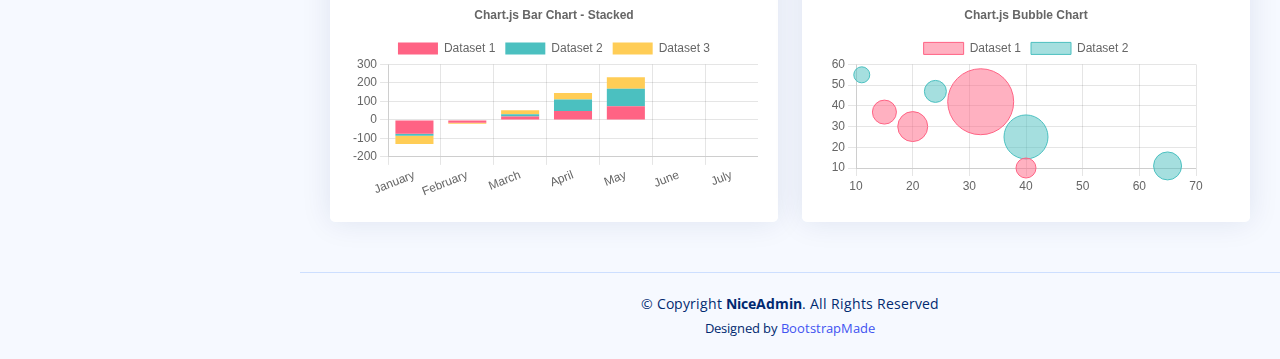
<file: WEB PROGRAMLAMA/Content/AdminLayout/charts-chartjs.html>
<!DOCTYPE html>
<html lang="en">

<head>
  <meta charset="utf-8">
  <meta content="width=device-width, initial-scale=1.0" name="viewport">

  <title>Charts / Chart.js - NiceAdmin Bootstrap Template</title>
  <meta content="" name="description">
  <meta content="" name="keywords">

  <!-- Favicons -->
  <link href="assets/img/favicon.png" rel="icon">
  <link href="assets/img/apple-touch-icon.png" rel="apple-touch-icon">

  <!-- Google Fonts -->
  <link href="https://fonts.gstatic.com" rel="preconnect">
  <link href="https://fonts.googleapis.com/css?family=Open+Sans:300,300i,400,400i,600,600i,700,700i|Nunito:300,300i,400,400i,600,600i,700,700i|Poppins:300,300i,400,400i,500,500i,600,600i,700,700i" rel="stylesheet">

  <!-- Vendor CSS Files -->
  <link href="assets/vendor/bootstrap/css/bootstrap.min.css" rel="stylesheet">
  <link href="assets/vendor/bootstrap-icons/bootstrap-icons.css" rel="stylesheet">
  <link href="assets/vendor/boxicons/css/boxicons.min.css" rel="stylesheet">
  <link href="assets/vendor/quill/quill.snow.css" rel="stylesheet">
  <link href="assets/vendor/quill/quill.bubble.css" rel="stylesheet">
  <link href="assets/vendor/remixicon/remixicon.css" rel="stylesheet">
  <link href="assets/vendor/simple-datatables/style.css" rel="stylesheet">

  <!-- Template Main CSS File -->
  <link href="assets/css/style.css" rel="stylesheet">

  <!-- =======================================================
  * Template Name: NiceAdmin - v2.5.0
  * Template URL: https://bootstrapmade.com/nice-admin-bootstrap-admin-html-template/
  * Author: BootstrapMade.com
  * License: https://bootstrapmade.com/license/
  ======================================================== -->
</head>

<body>

  <!-- ======= Header ======= -->
  <header id="header" class="header fixed-top d-flex align-items-center">

    <div class="d-flex align-items-center justify-content-between">
      <a href="index.html" class="logo d-flex align-items-center">
        <img src="assets/img/logo.png" alt="">
        <span class="d-none d-lg-block">NiceAdmin</span>
      </a>
      <i class="bi bi-list toggle-sidebar-btn"></i>
    </div><!-- End Logo -->

    <div class="search-bar">
      <form class="search-form d-flex align-items-center" method="POST" action="#">
        <input type="text" name="query" placeholder="Search" title="Enter search keyword">
        <button type="submit" title="Search"><i class="bi bi-search"></i></button>
      </form>
    </div><!-- End Search Bar -->

    <nav class="header-nav ms-auto">
      <ul class="d-flex align-items-center">

        <li class="nav-item d-block d-lg-none">
          <a class="nav-link nav-icon search-bar-toggle " href="#">
            <i class="bi bi-search"></i>
          </a>
        </li><!-- End Search Icon-->

        <li class="nav-item dropdown">

          <a class="nav-link nav-icon" href="#" data-bs-toggle="dropdown">
            <i class="bi bi-bell"></i>
            <span class="badge bg-primary badge-number">4</span>
          </a><!-- End Notification Icon -->

          <ul class="dropdown-menu dropdown-menu-end dropdown-menu-arrow notifications">
            <li class="dropdown-header">
              You have 4 new notifications
              <a href="#"><span class="badge rounded-pill bg-primary p-2 ms-2">View all</span></a>
            </li>
            <li>
              <hr class="dropdown-divider">
            </li>

            <li class="notification-item">
              <i class="bi bi-exclamation-circle text-warning"></i>
              <div>
                <h4>Lorem Ipsum</h4>
                <p>Quae dolorem earum veritatis oditseno</p>
                <p>30 min. ago</p>
              </div>
            </li>

            <li>
              <hr class="dropdown-divider">
            </li>

            <li class="notification-item">
              <i class="bi bi-x-circle text-danger"></i>
              <div>
                <h4>Atque rerum nesciunt</h4>
                <p>Quae dolorem earum veritatis oditseno</p>
                <p>1 hr. ago</p>
              </div>
            </li>

            <li>
              <hr class="dropdown-divider">
            </li>

            <li class="notification-item">
              <i class="bi bi-check-circle text-success"></i>
              <div>
                <h4>Sit rerum fuga</h4>
                <p>Quae dolorem earum veritatis oditseno</p>
                <p>2 hrs. ago</p>
              </div>
            </li>

            <li>
              <hr class="dropdown-divider">
            </li>

            <li class="notification-item">
              <i class="bi bi-info-circle text-primary"></i>
              <div>
                <h4>Dicta reprehenderit</h4>
                <p>Quae dolorem earum veritatis oditseno</p>
                <p>4 hrs. ago</p>
              </div>
            </li>

            <li>
              <hr class="dropdown-divider">
            </li>
            <li class="dropdown-footer">
              <a href="#">Show all notifications</a>
            </li>

          </ul><!-- End Notification Dropdown Items -->

        </li><!-- End Notification Nav -->

        <li class="nav-item dropdown">

          <a class="nav-link nav-icon" href="#" data-bs-toggle="dropdown">
            <i class="bi bi-chat-left-text"></i>
            <span class="badge bg-success badge-number">3</span>
          </a><!-- End Messages Icon -->

          <ul class="dropdown-menu dropdown-menu-end dropdown-menu-arrow messages">
            <li class="dropdown-header">
              You have 3 new messages
              <a href="#"><span class="badge rounded-pill bg-primary p-2 ms-2">View all</span></a>
            </li>
            <li>
              <hr class="dropdown-divider">
            </li>

            <li class="message-item">
              <a href="#">
                <img src="assets/img/messages-1.jpg" alt="" class="rounded-circle">
                <div>
                  <h4>Maria Hudson</h4>
                  <p>Velit asperiores et ducimus soluta repudiandae labore officia est ut...</p>
                  <p>4 hrs. ago</p>
                </div>
              </a>
            </li>
            <li>
              <hr class="dropdown-divider">
            </li>

            <li class="message-item">
              <a href="#">
                <img src="assets/img/messages-2.jpg" alt="" class="rounded-circle">
                <div>
                  <h4>Anna Nelson</h4>
                  <p>Velit asperiores et ducimus soluta repudiandae labore officia est ut...</p>
                  <p>6 hrs. ago</p>
                </div>
              </a>
            </li>
            <li>
              <hr class="dropdown-divider">
            </li>

            <li class="message-item">
              <a href="#">
                <img src="assets/img/messages-3.jpg" alt="" class="rounded-circle">
                <div>
                  <h4>David Muldon</h4>
                  <p>Velit asperiores et ducimus soluta repudiandae labore officia est ut...</p>
                  <p>8 hrs. ago</p>
                </div>
              </a>
            </li>
            <li>
              <hr class="dropdown-divider">
            </li>

            <li class="dropdown-footer">
              <a href="#">Show all messages</a>
            </li>

          </ul><!-- End Messages Dropdown Items -->

        </li><!-- End Messages Nav -->

        <li class="nav-item dropdown pe-3">

          <a class="nav-link nav-profile d-flex align-items-center pe-0" href="#" data-bs-toggle="dropdown">
            <img src="assets/img/profile-img.jpg" alt="Profile" class="rounded-circle">
            <span class="d-none d-md-block dropdown-toggle ps-2">K. Anderson</span>
          </a><!-- End Profile Iamge Icon -->

          <ul class="dropdown-menu dropdown-menu-end dropdown-menu-arrow profile">
            <li class="dropdown-header">
              <h6>Kevin Anderson</h6>
              <span>Web Designer</span>
            </li>
            <li>
              <hr class="dropdown-divider">
            </li>

            <li>
              <a class="dropdown-item d-flex align-items-center" href="users-profile.html">
                <i class="bi bi-person"></i>
                <span>My Profile</span>
              </a>
            </li>
            <li>
              <hr class="dropdown-divider">
            </li>

            <li>
              <a class="dropdown-item d-flex align-items-center" href="users-profile.html">
                <i class="bi bi-gear"></i>
                <span>Account Settings</span>
              </a>
            </li>
            <li>
              <hr class="dropdown-divider">
            </li>

            <li>
              <a class="dropdown-item d-flex align-items-center" href="pages-faq.html">
                <i class="bi bi-question-circle"></i>
                <span>Need Help?</span>
              </a>
            </li>
            <li>
              <hr class="dropdown-divider">
            </li>

            <li>
              <a class="dropdown-item d-flex align-items-center" href="#">
                <i class="bi bi-box-arrow-right"></i>
                <span>Sign Out</span>
              </a>
            </li>

          </ul><!-- End Profile Dropdown Items -->
        </li><!-- End Profile Nav -->

      </ul>
    </nav><!-- End Icons Navigation -->

  </header><!-- End Header -->

  <!-- ======= Sidebar ======= -->
  <aside id="sidebar" class="sidebar">

    <ul class="sidebar-nav" id="sidebar-nav">

      <li class="nav-item">
        <a class="nav-link collapsed" href="index.html">
          <i class="bi bi-grid"></i>
          <span>Dashboard</span>
        </a>
      </li><!-- End Dashboard Nav -->

      <li class="nav-item">
        <a class="nav-link collapsed" data-bs-target="#components-nav" data-bs-toggle="collapse" href="#">
          <i class="bi bi-menu-button-wide"></i><span>Components</span><i class="bi bi-chevron-down ms-auto"></i>
        </a>
        <ul id="components-nav" class="nav-content collapse " data-bs-parent="#sidebar-nav">
          <li>
            <a href="components-alerts.html">
              <i class="bi bi-circle"></i><span>Alerts</span>
            </a>
          </li>
          <li>
            <a href="components-accordion.html">
              <i class="bi bi-circle"></i><span>Accordion</span>
            </a>
          </li>
          <li>
            <a href="components-badges.html">
              <i class="bi bi-circle"></i><span>Badges</span>
            </a>
          </li>
          <li>
            <a href="components-breadcrumbs.html">
              <i class="bi bi-circle"></i><span>Breadcrumbs</span>
            </a>
          </li>
          <li>
            <a href="components-buttons.html">
              <i class="bi bi-circle"></i><span>Buttons</span>
            </a>
          </li>
          <li>
            <a href="components-cards.html">
              <i class="bi bi-circle"></i><span>Cards</span>
            </a>
          </li>
          <li>
            <a href="components-carousel.html">
              <i class="bi bi-circle"></i><span>Carousel</span>
            </a>
          </li>
          <li>
            <a href="components-list-group.html">
              <i class="bi bi-circle"></i><span>List group</span>
            </a>
          </li>
          <li>
            <a href="components-modal.html">
              <i class="bi bi-circle"></i><span>Modal</span>
            </a>
          </li>
          <li>
            <a href="components-tabs.html">
              <i class="bi bi-circle"></i><span>Tabs</span>
            </a>
          </li>
          <li>
            <a href="components-pagination.html">
              <i class="bi bi-circle"></i><span>Pagination</span>
            </a>
          </li>
          <li>
            <a href="components-progress.html">
              <i class="bi bi-circle"></i><span>Progress</span>
            </a>
          </li>
          <li>
            <a href="components-spinners.html">
              <i class="bi bi-circle"></i><span>Spinners</span>
            </a>
          </li>
          <li>
            <a href="components-tooltips.html">
              <i class="bi bi-circle"></i><span>Tooltips</span>
            </a>
          </li>
        </ul>
      </li><!-- End Components Nav -->

      <li class="nav-item">
        <a class="nav-link collapsed" data-bs-target="#forms-nav" data-bs-toggle="collapse" href="#">
          <i class="bi bi-journal-text"></i><span>Forms</span><i class="bi bi-chevron-down ms-auto"></i>
        </a>
        <ul id="forms-nav" class="nav-content collapse " data-bs-parent="#sidebar-nav">
          <li>
            <a href="forms-elements.html">
              <i class="bi bi-circle"></i><span>Form Elements</span>
            </a>
          </li>
          <li>
            <a href="forms-layouts.html">
              <i class="bi bi-circle"></i><span>Form Layouts</span>
            </a>
          </li>
          <li>
            <a href="forms-editors.html">
              <i class="bi bi-circle"></i><span>Form Editors</span>
            </a>
          </li>
          <li>
            <a href="forms-validation.html">
              <i class="bi bi-circle"></i><span>Form Validation</span>
            </a>
          </li>
        </ul>
      </li><!-- End Forms Nav -->

      <li class="nav-item">
        <a class="nav-link collapsed" data-bs-target="#tables-nav" data-bs-toggle="collapse" href="#">
          <i class="bi bi-layout-text-window-reverse"></i><span>Tables</span><i class="bi bi-chevron-down ms-auto"></i>
        </a>
        <ul id="tables-nav" class="nav-content collapse " data-bs-parent="#sidebar-nav">
          <li>
            <a href="tables-general.html">
              <i class="bi bi-circle"></i><span>General Tables</span>
            </a>
          </li>
          <li>
            <a href="tables-data.html">
              <i class="bi bi-circle"></i><span>Data Tables</span>
            </a>
          </li>
        </ul>
      </li><!-- End Tables Nav -->

      <li class="nav-item">
        <a class="nav-link " data-bs-target="#charts-nav" data-bs-toggle="collapse" href="#">
          <i class="bi bi-bar-chart"></i><span>Charts</span><i class="bi bi-chevron-down ms-auto"></i>
        </a>
        <ul id="charts-nav" class="nav-content collapse show" data-bs-parent="#sidebar-nav">
          <li>
            <a href="charts-chartjs.html" class="active">
              <i class="bi bi-circle"></i><span>Chart.js</span>
            </a>
          </li>
          <li>
            <a href="charts-apexcharts.html">
              <i class="bi bi-circle"></i><span>ApexCharts</span>
            </a>
          </li>
          <li>
            <a href="charts-echarts.html">
              <i class="bi bi-circle"></i><span>ECharts</span>
            </a>
          </li>
        </ul>
      </li><!-- End Charts Nav -->

      <li class="nav-item">
        <a class="nav-link collapsed" data-bs-target="#icons-nav" data-bs-toggle="collapse" href="#">
          <i class="bi bi-gem"></i><span>Icons</span><i class="bi bi-chevron-down ms-auto"></i>
        </a>
        <ul id="icons-nav" class="nav-content collapse " data-bs-parent="#sidebar-nav">
          <li>
            <a href="icons-bootstrap.html">
              <i class="bi bi-circle"></i><span>Bootstrap Icons</span>
            </a>
          </li>
          <li>
            <a href="icons-remix.html">
              <i class="bi bi-circle"></i><span>Remix Icons</span>
            </a>
          </li>
          <li>
            <a href="icons-boxicons.html">
              <i class="bi bi-circle"></i><span>Boxicons</span>
            </a>
          </li>
        </ul>
      </li><!-- End Icons Nav -->

      <li class="nav-heading">Pages</li>

      <li class="nav-item">
        <a class="nav-link collapsed" href="users-profile.html">
          <i class="bi bi-person"></i>
          <span>Profile</span>
        </a>
      </li><!-- End Profile Page Nav -->

      <li class="nav-item">
        <a class="nav-link collapsed" href="pages-faq.html">
          <i class="bi bi-question-circle"></i>
          <span>F.A.Q</span>
        </a>
      </li><!-- End F.A.Q Page Nav -->

      <li class="nav-item">
        <a class="nav-link collapsed" href="pages-contact.html">
          <i class="bi bi-envelope"></i>
          <span>Contact</span>
        </a>
      </li><!-- End Contact Page Nav -->

      <li class="nav-item">
        <a class="nav-link collapsed" href="pages-register.html">
          <i class="bi bi-card-list"></i>
          <span>Register</span>
        </a>
      </li><!-- End Register Page Nav -->

      <li class="nav-item">
        <a class="nav-link collapsed" href="pages-login.html">
          <i class="bi bi-box-arrow-in-right"></i>
          <span>Login</span>
        </a>
      </li><!-- End Login Page Nav -->

      <li class="nav-item">
        <a class="nav-link collapsed" href="pages-error-404.html">
          <i class="bi bi-dash-circle"></i>
          <span>Error 404</span>
        </a>
      </li><!-- End Error 404 Page Nav -->

      <li class="nav-item">
        <a class="nav-link collapsed" href="pages-blank.html">
          <i class="bi bi-file-earmark"></i>
          <span>Blank</span>
        </a>
      </li><!-- End Blank Page Nav -->

    </ul>

  </aside><!-- End Sidebar-->

  <main id="main" class="main">

    <div class="pagetitle">
      <h1>Chart.js</h1>
      <nav>
        <ol class="breadcrumb">
          <li class="breadcrumb-item"><a href="index.html">Home</a></li>
          <li class="breadcrumb-item">Charts</li>
          <li class="breadcrumb-item active">Chart.js</li>
        </ol>
      </nav>
    </div><!-- End Page Title -->

    <p>Chart.JS Examples. You can check the <a href="https://www.chartjs.org/docs/latest/samples/" target="_blank">official website</a> for more examples.</p>

    <section class="section">
      <div class="row">

        <div class="col-lg-6">
          <div class="card">
            <div class="card-body">
              <h5 class="card-title">Line Chart</h5>

              <!-- Line Chart -->
              <canvas id="lineChart" style="max-height: 400px;"></canvas>
              <script>
                document.addEventListener("DOMContentLoaded", () => {
                  new Chart(document.querySelector('#lineChart'), {
                    type: 'line',
                    data: {
                      labels: ['January', 'February', 'March', 'April', 'May', 'June', 'July'],
                      datasets: [{
                        label: 'Line Chart',
                        data: [65, 59, 80, 81, 56, 55, 40],
                        fill: false,
                        borderColor: 'rgb(75, 192, 192)',
                        tension: 0.1
                      }]
                    },
                    options: {
                      scales: {
                        y: {
                          beginAtZero: true
                        }
                      }
                    }
                  });
                });
              </script>
              <!-- End Line CHart -->

            </div>
          </div>
        </div>

        <div class="col-lg-6">
          <div class="card">
            <div class="card-body">
              <h5 class="card-title">Bar CHart</h5>

              <!-- Bar Chart -->
              <canvas id="barChart" style="max-height: 400px;"></canvas>
              <script>
                document.addEventListener("DOMContentLoaded", () => {
                  new Chart(document.querySelector('#barChart'), {
                    type: 'bar',
                    data: {
                      labels: ['January', 'February', 'March', 'April', 'May', 'June', 'July'],
                      datasets: [{
                        label: 'Bar Chart',
                        data: [65, 59, 80, 81, 56, 55, 40],
                        backgroundColor: [
                          'rgba(255, 99, 132, 0.2)',
                          'rgba(255, 159, 64, 0.2)',
                          'rgba(255, 205, 86, 0.2)',
                          'rgba(75, 192, 192, 0.2)',
                          'rgba(54, 162, 235, 0.2)',
                          'rgba(153, 102, 255, 0.2)',
                          'rgba(201, 203, 207, 0.2)'
                        ],
                        borderColor: [
                          'rgb(255, 99, 132)',
                          'rgb(255, 159, 64)',
                          'rgb(255, 205, 86)',
                          'rgb(75, 192, 192)',
                          'rgb(54, 162, 235)',
                          'rgb(153, 102, 255)',
                          'rgb(201, 203, 207)'
                        ],
                        borderWidth: 1
                      }]
                    },
                    options: {
                      scales: {
                        y: {
                          beginAtZero: true
                        }
                      }
                    }
                  });
                });
              </script>
              <!-- End Bar CHart -->

            </div>
          </div>
        </div>

        <div class="col-lg-6">
          <div class="card">
            <div class="card-body">
              <h5 class="card-title">Pie Chart</h5>

              <!-- Pie Chart -->
              <canvas id="pieChart" style="max-height: 400px;"></canvas>
              <script>
                document.addEventListener("DOMContentLoaded", () => {
                  new Chart(document.querySelector('#pieChart'), {
                    type: 'pie',
                    data: {
                      labels: [
                        'Red',
                        'Blue',
                        'Yellow'
                      ],
                      datasets: [{
                        label: 'My First Dataset',
                        data: [300, 50, 100],
                        backgroundColor: [
                          'rgb(255, 99, 132)',
                          'rgb(54, 162, 235)',
                          'rgb(255, 205, 86)'
                        ],
                        hoverOffset: 4
                      }]
                    }
                  });
                });
              </script>
              <!-- End Pie CHart -->

            </div>
          </div>
        </div>

        <div class="col-lg-6">
          <div class="card">
            <div class="card-body">
              <h5 class="card-title">Doughnut Chart</h5>

              <!-- Doughnut Chart -->
              <canvas id="doughnutChart" style="max-height: 400px;"></canvas>
              <script>
                document.addEventListener("DOMContentLoaded", () => {
                  new Chart(document.querySelector('#doughnutChart'), {
                    type: 'doughnut',
                    data: {
                      labels: [
                        'Red',
                        'Blue',
                        'Yellow'
                      ],
                      datasets: [{
                        label: 'My First Dataset',
                        data: [300, 50, 100],
                        backgroundColor: [
                          'rgb(255, 99, 132)',
                          'rgb(54, 162, 235)',
                          'rgb(255, 205, 86)'
                        ],
                        hoverOffset: 4
                      }]
                    }
                  });
                });
              </script>
              <!-- End Doughnut CHart -->

            </div>
          </div>
        </div>

        <div class="col-lg-6">
          <div class="card">
            <div class="card-body">
              <h5 class="card-title">Radar Chart</h5>

              <!-- Radar Chart -->
              <canvas id="radarChart" style="max-height: 400px;"></canvas>
              <script>
                document.addEventListener("DOMContentLoaded", () => {
                  new Chart(document.querySelector('#radarChart'), {
                    type: 'radar',
                    data: {
                      labels: [
                        'Eating',
                        'Drinking',
                        'Sleeping',
                        'Designing',
                        'Coding',
                        'Cycling',
                        'Running'
                      ],
                      datasets: [{
                        label: 'First Dataset',
                        data: [65, 59, 90, 81, 56, 55, 40],
                        fill: true,
                        backgroundColor: 'rgba(255, 99, 132, 0.2)',
                        borderColor: 'rgb(255, 99, 132)',
                        pointBackgroundColor: 'rgb(255, 99, 132)',
                        pointBorderColor: '#fff',
                        pointHoverBackgroundColor: '#fff',
                        pointHoverBorderColor: 'rgb(255, 99, 132)'
                      }, {
                        label: 'Second Dataset',
                        data: [28, 48, 40, 19, 96, 27, 100],
                        fill: true,
                        backgroundColor: 'rgba(54, 162, 235, 0.2)',
                        borderColor: 'rgb(54, 162, 235)',
                        pointBackgroundColor: 'rgb(54, 162, 235)',
                        pointBorderColor: '#fff',
                        pointHoverBackgroundColor: '#fff',
                        pointHoverBorderColor: 'rgb(54, 162, 235)'
                      }]
                    },
                    options: {
                      elements: {
                        line: {
                          borderWidth: 3
                        }
                      }
                    }
                  });
                });
              </script>
              <!-- End Radar CHart -->

            </div>
          </div>
        </div>

        <div class="col-lg-6">
          <div class="card">
            <div class="card-body">
              <h5 class="card-title">Polar Area Chart</h5>

              <!-- Polar Area Chart -->
              <canvas id="polarAreaChart" style="max-height: 400px;"></canvas>
              <script>
                document.addEventListener("DOMContentLoaded", () => {
                  new Chart(document.querySelector('#polarAreaChart'), {
                    type: 'polarArea',
                    data: {
                      labels: [
                        'Red',
                        'Green',
                        'Yellow',
                        'Grey',
                        'Blue'
                      ],
                      datasets: [{
                        label: 'My First Dataset',
                        data: [11, 16, 7, 3, 14],
                        backgroundColor: [
                          'rgb(255, 99, 132)',
                          'rgb(75, 192, 192)',
                          'rgb(255, 205, 86)',
                          'rgb(201, 203, 207)',
                          'rgb(54, 162, 235)'
                        ]
                      }]
                    }
                  });
                });
              </script>
              <!-- End Polar Area Chart -->

            </div>
          </div>
        </div>

        <div class="col-lg-6">
          <div class="card">
            <div class="card-body">
              <h5 class="card-title">Stacked Bar Chart</h5>

              <!-- Stacked Bar Chart -->
              <canvas id="stakedBarChart" style="max-height: 400px;"></canvas>
              <script>
                document.addEventListener("DOMContentLoaded", () => {
                  new Chart(document.querySelector('#stakedBarChart'), {
                    type: 'bar',
                    data: {
                      labels: ['January', 'February', 'March', 'April', 'May', 'June', 'July'],
                      datasets: [{
                          label: 'Dataset 1',
                          data: [-75, -15, 18, 48, 74],
                          backgroundColor: 'rgb(255, 99, 132)',
                        },
                        {
                          label: 'Dataset 2',
                          data: [-11, -1, 12, 62, 95],
                          backgroundColor: 'rgb(75, 192, 192)',
                        },
                        {
                          label: 'Dataset 3',
                          data: [-44, -5, 22, 35, 62],
                          backgroundColor: 'rgb(255, 205, 86)',
                        },
                      ]
                    },
                    options: {
                      plugins: {
                        title: {
                          display: true,
                          text: 'Chart.js Bar Chart - Stacked'
                        },
                      },
                      responsive: true,
                      scales: {
                        x: {
                          stacked: true,
                        },
                        y: {
                          stacked: true
                        }
                      }
                    }
                  });
                });
              </script>
              <!-- End Stacked Bar Chart -->

            </div>
          </div>
        </div>

        <div class="col-lg-6">
          <div class="card">
            <div class="card-body">
              <h5 class="card-title">Bubble Chart</h5>

              <!-- Bubble Chart -->
              <canvas id="bubbleChart" style="max-height: 400px;"></canvas>
              <script>
                document.addEventListener("DOMContentLoaded", () => {
                  new Chart(document.querySelector('#bubbleChart'), {
                    type: 'bubble',
                    data: {
                      labels: ['January', 'February', 'March', 'April', 'May', 'June', 'July'],
                      datasets: [{
                          label: 'Dataset 1',
                          data: [{
                              x: 20,
                              y: 30,
                              r: 15
                            },
                            {
                              x: 40,
                              y: 10,
                              r: 10
                            },
                            {
                              x: 15,
                              y: 37,
                              r: 12
                            },
                            {
                              x: 32,
                              y: 42,
                              r: 33
                            }
                          ],
                          borderColor: 'rgb(255, 99, 132)',
                          backgroundColor: 'rgba(255, 99, 132, 0.5)'
                        },
                        {
                          label: 'Dataset 2',
                          data: [{
                              x: 40,
                              y: 25,
                              r: 22
                            },
                            {
                              x: 24,
                              y: 47,
                              r: 11
                            },
                            {
                              x: 65,
                              y: 11,
                              r: 14
                            },
                            {
                              x: 11,
                              y: 55,
                              r: 8
                            }
                          ],
                          borderColor: 'rgb(75, 192, 192)',
                          backgroundColor: 'rgba(75, 192, 192, 0.5)'
                        }
                      ]
                    },
                    options: {
                      responsive: true,
                      plugins: {
                        legend: {
                          position: 'top',
                        },
                        title: {
                          display: true,
                          text: 'Chart.js Bubble Chart'
                        }
                      }
                    }
                  });
                });
              </script>
              <!-- End Bubble Chart -->

            </div>
          </div>
        </div>

      </div>
    </section>

  </main><!-- End #main -->

  <!-- ======= Footer ======= -->
  <footer id="footer" class="footer">
    <div class="copyright">
      &copy; Copyright <strong><span>NiceAdmin</span></strong>. All Rights Reserved
    </div>
    <div class="credits">
      <!-- All the links in the footer should remain intact. -->
      <!-- You can delete the links only if you purchased the pro version. -->
      <!-- Licensing information: https://bootstrapmade.com/license/ -->
      <!-- Purchase the pro version with working PHP/AJAX contact form: https://bootstrapmade.com/nice-admin-bootstrap-admin-html-template/ -->
      Designed by <a href="https://bootstrapmade.com/">BootstrapMade</a>
    </div>
  </footer><!-- End Footer -->

  <a href="#" class="back-to-top d-flex align-items-center justify-content-center"><i class="bi bi-arrow-up-short"></i></a>

  <!-- Vendor JS Files -->
  <script src="assets/vendor/apexcharts/apexcharts.min.js"></script>
  <script src="assets/vendor/bootstrap/js/bootstrap.bundle.min.js"></script>
  <script src="assets/vendor/chart.js/chart.umd.js"></script>
  <script src="assets/vendor/echarts/echarts.min.js"></script>
  <script src="assets/vendor/quill/quill.min.js"></script>
  <script src="assets/vendor/simple-datatables/simple-datatables.js"></script>
  <script src="assets/vendor/tinymce/tinymce.min.js"></script>
  <script src="assets/vendor/php-email-form/validate.js"></script>

  <!-- Template Main JS File -->
  <script src="assets/js/main.js"></script>

</body>

</html>
</file>
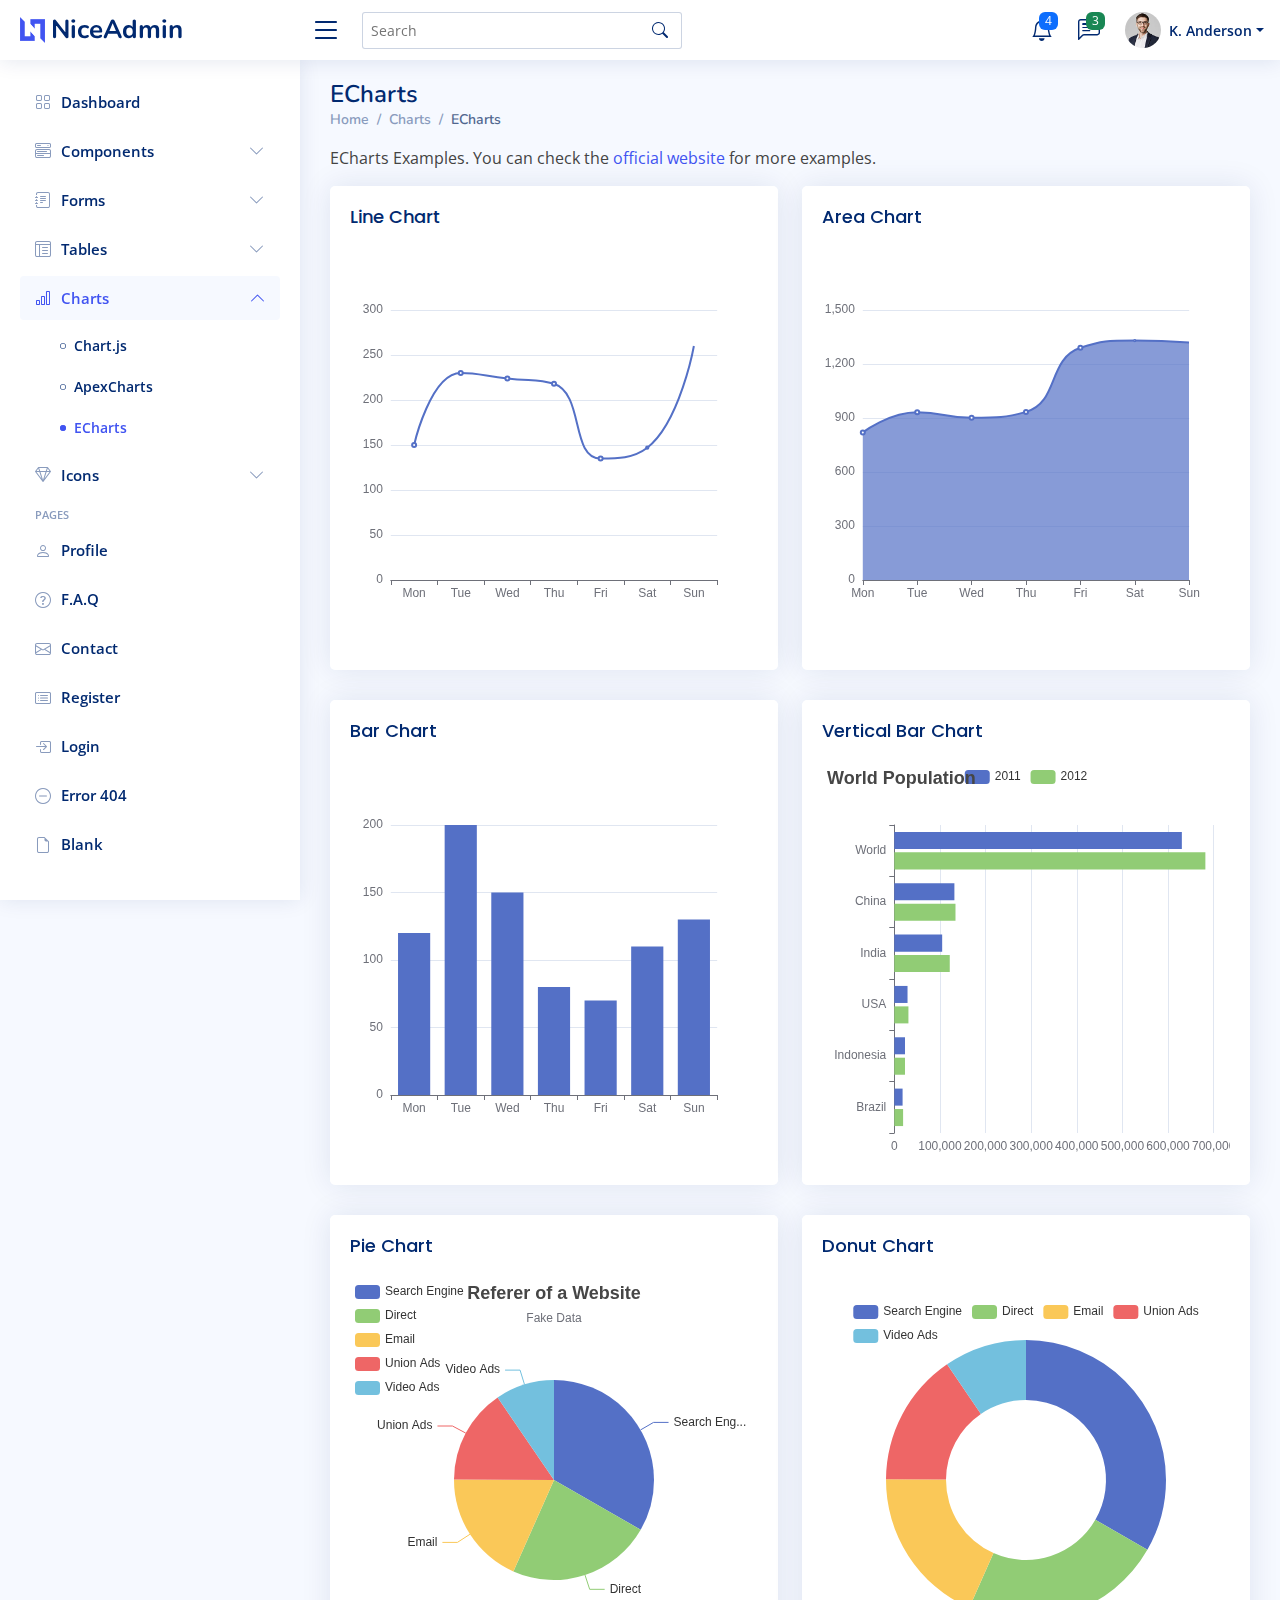
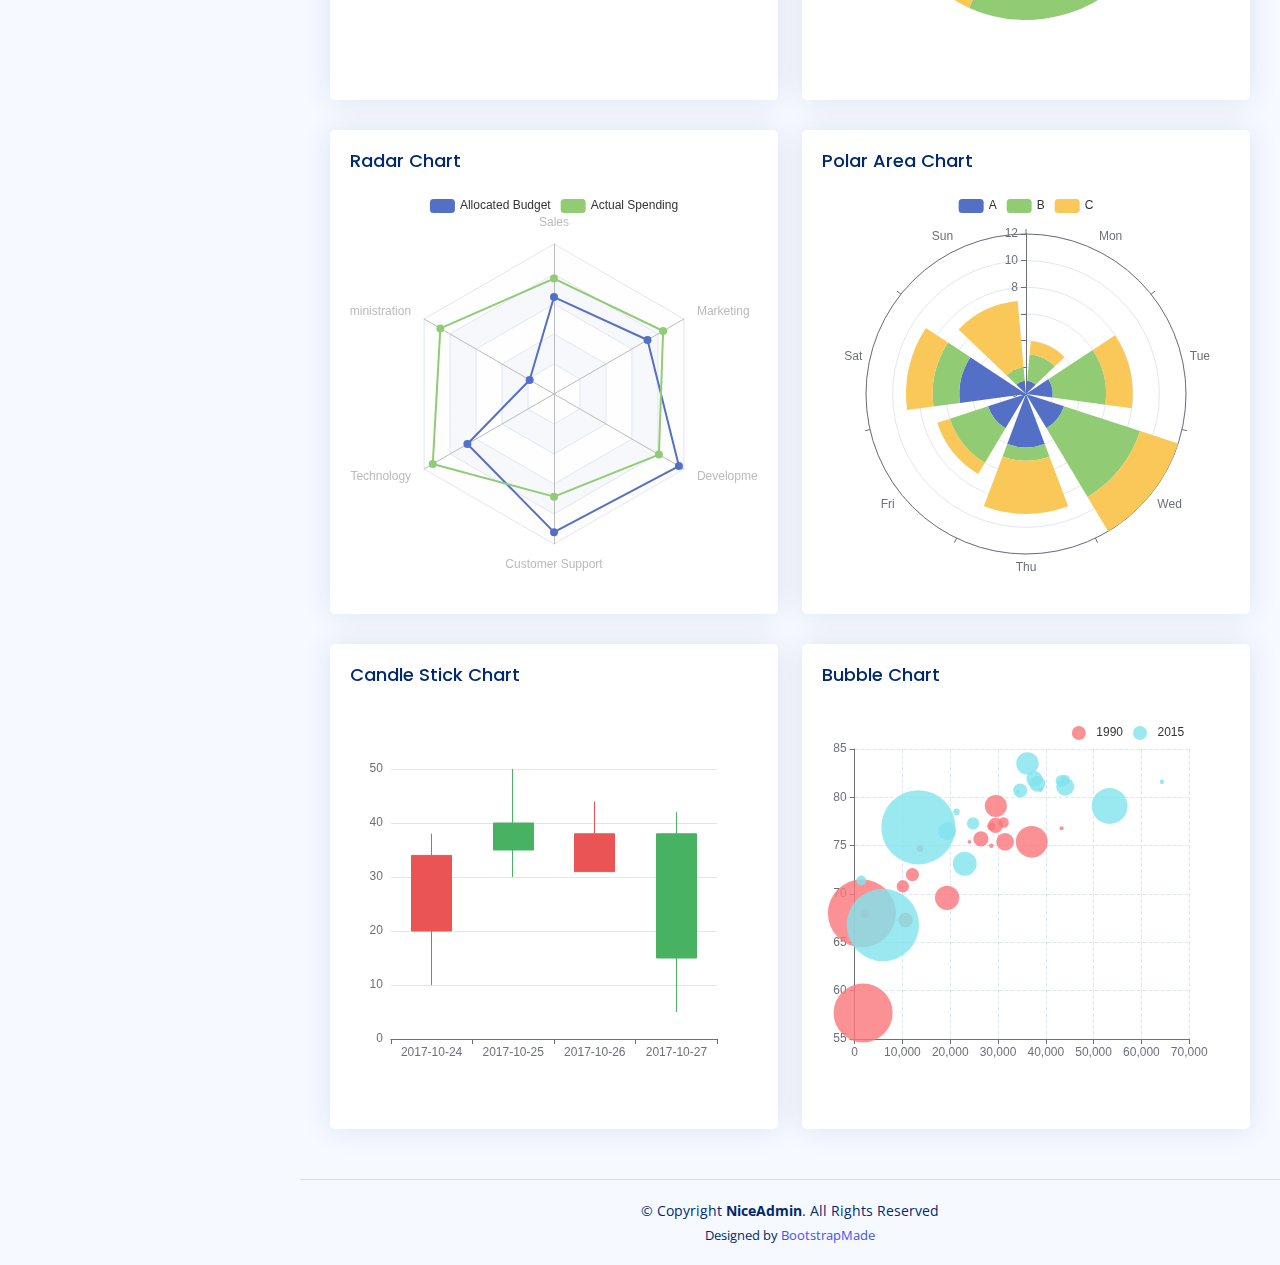
<file: WEB PROGRAMLAMA/Content/AdminLayout/charts-echarts.html>
<!DOCTYPE html>
<html lang="en">

<head>
  <meta charset="utf-8">
  <meta content="width=device-width, initial-scale=1.0" name="viewport">

  <title>Charts / ECharts - NiceAdmin Bootstrap Template</title>
  <meta content="" name="description">
  <meta content="" name="keywords">

  <!-- Favicons -->
  <link href="assets/img/favicon.png" rel="icon">
  <link href="assets/img/apple-touch-icon.png" rel="apple-touch-icon">

  <!-- Google Fonts -->
  <link href="https://fonts.gstatic.com" rel="preconnect">
  <link href="https://fonts.googleapis.com/css?family=Open+Sans:300,300i,400,400i,600,600i,700,700i|Nunito:300,300i,400,400i,600,600i,700,700i|Poppins:300,300i,400,400i,500,500i,600,600i,700,700i" rel="stylesheet">

  <!-- Vendor CSS Files -->
  <link href="assets/vendor/bootstrap/css/bootstrap.min.css" rel="stylesheet">
  <link href="assets/vendor/bootstrap-icons/bootstrap-icons.css" rel="stylesheet">
  <link href="assets/vendor/boxicons/css/boxicons.min.css" rel="stylesheet">
  <link href="assets/vendor/quill/quill.snow.css" rel="stylesheet">
  <link href="assets/vendor/quill/quill.bubble.css" rel="stylesheet">
  <link href="assets/vendor/remixicon/remixicon.css" rel="stylesheet">
  <link href="assets/vendor/simple-datatables/style.css" rel="stylesheet">

  <!-- Template Main CSS File -->
  <link href="assets/css/style.css" rel="stylesheet">

  <!-- =======================================================
  * Template Name: NiceAdmin - v2.5.0
  * Template URL: https://bootstrapmade.com/nice-admin-bootstrap-admin-html-template/
  * Author: BootstrapMade.com
  * License: https://bootstrapmade.com/license/
  ======================================================== -->
</head>

<body>

  <!-- ======= Header ======= -->
  <header id="header" class="header fixed-top d-flex align-items-center">

    <div class="d-flex align-items-center justify-content-between">
      <a href="index.html" class="logo d-flex align-items-center">
        <img src="assets/img/logo.png" alt="">
        <span class="d-none d-lg-block">NiceAdmin</span>
      </a>
      <i class="bi bi-list toggle-sidebar-btn"></i>
    </div><!-- End Logo -->

    <div class="search-bar">
      <form class="search-form d-flex align-items-center" method="POST" action="#">
        <input type="text" name="query" placeholder="Search" title="Enter search keyword">
        <button type="submit" title="Search"><i class="bi bi-search"></i></button>
      </form>
    </div><!-- End Search Bar -->

    <nav class="header-nav ms-auto">
      <ul class="d-flex align-items-center">

        <li class="nav-item d-block d-lg-none">
          <a class="nav-link nav-icon search-bar-toggle " href="#">
            <i class="bi bi-search"></i>
          </a>
        </li><!-- End Search Icon-->

        <li class="nav-item dropdown">

          <a class="nav-link nav-icon" href="#" data-bs-toggle="dropdown">
            <i class="bi bi-bell"></i>
            <span class="badge bg-primary badge-number">4</span>
          </a><!-- End Notification Icon -->

          <ul class="dropdown-menu dropdown-menu-end dropdown-menu-arrow notifications">
            <li class="dropdown-header">
              You have 4 new notifications
              <a href="#"><span class="badge rounded-pill bg-primary p-2 ms-2">View all</span></a>
            </li>
            <li>
              <hr class="dropdown-divider">
            </li>

            <li class="notification-item">
              <i class="bi bi-exclamation-circle text-warning"></i>
              <div>
                <h4>Lorem Ipsum</h4>
                <p>Quae dolorem earum veritatis oditseno</p>
                <p>30 min. ago</p>
              </div>
            </li>

            <li>
              <hr class="dropdown-divider">
            </li>

            <li class="notification-item">
              <i class="bi bi-x-circle text-danger"></i>
              <div>
                <h4>Atque rerum nesciunt</h4>
                <p>Quae dolorem earum veritatis oditseno</p>
                <p>1 hr. ago</p>
              </div>
            </li>

            <li>
              <hr class="dropdown-divider">
            </li>

            <li class="notification-item">
              <i class="bi bi-check-circle text-success"></i>
              <div>
                <h4>Sit rerum fuga</h4>
                <p>Quae dolorem earum veritatis oditseno</p>
                <p>2 hrs. ago</p>
              </div>
            </li>

            <li>
              <hr class="dropdown-divider">
            </li>

            <li class="notification-item">
              <i class="bi bi-info-circle text-primary"></i>
              <div>
                <h4>Dicta reprehenderit</h4>
                <p>Quae dolorem earum veritatis oditseno</p>
                <p>4 hrs. ago</p>
              </div>
            </li>

            <li>
              <hr class="dropdown-divider">
            </li>
            <li class="dropdown-footer">
              <a href="#">Show all notifications</a>
            </li>

          </ul><!-- End Notification Dropdown Items -->

        </li><!-- End Notification Nav -->

        <li class="nav-item dropdown">

          <a class="nav-link nav-icon" href="#" data-bs-toggle="dropdown">
            <i class="bi bi-chat-left-text"></i>
            <span class="badge bg-success badge-number">3</span>
          </a><!-- End Messages Icon -->

          <ul class="dropdown-menu dropdown-menu-end dropdown-menu-arrow messages">
            <li class="dropdown-header">
              You have 3 new messages
              <a href="#"><span class="badge rounded-pill bg-primary p-2 ms-2">View all</span></a>
            </li>
            <li>
              <hr class="dropdown-divider">
            </li>

            <li class="message-item">
              <a href="#">
                <img src="assets/img/messages-1.jpg" alt="" class="rounded-circle">
                <div>
                  <h4>Maria Hudson</h4>
                  <p>Velit asperiores et ducimus soluta repudiandae labore officia est ut...</p>
                  <p>4 hrs. ago</p>
                </div>
              </a>
            </li>
            <li>
              <hr class="dropdown-divider">
            </li>

            <li class="message-item">
              <a href="#">
                <img src="assets/img/messages-2.jpg" alt="" class="rounded-circle">
                <div>
                  <h4>Anna Nelson</h4>
                  <p>Velit asperiores et ducimus soluta repudiandae labore officia est ut...</p>
                  <p>6 hrs. ago</p>
                </div>
              </a>
            </li>
            <li>
              <hr class="dropdown-divider">
            </li>

            <li class="message-item">
              <a href="#">
                <img src="assets/img/messages-3.jpg" alt="" class="rounded-circle">
                <div>
                  <h4>David Muldon</h4>
                  <p>Velit asperiores et ducimus soluta repudiandae labore officia est ut...</p>
                  <p>8 hrs. ago</p>
                </div>
              </a>
            </li>
            <li>
              <hr class="dropdown-divider">
            </li>

            <li class="dropdown-footer">
              <a href="#">Show all messages</a>
            </li>

          </ul><!-- End Messages Dropdown Items -->

        </li><!-- End Messages Nav -->

        <li class="nav-item dropdown pe-3">

          <a class="nav-link nav-profile d-flex align-items-center pe-0" href="#" data-bs-toggle="dropdown">
            <img src="assets/img/profile-img.jpg" alt="Profile" class="rounded-circle">
            <span class="d-none d-md-block dropdown-toggle ps-2">K. Anderson</span>
          </a><!-- End Profile Iamge Icon -->

          <ul class="dropdown-menu dropdown-menu-end dropdown-menu-arrow profile">
            <li class="dropdown-header">
              <h6>Kevin Anderson</h6>
              <span>Web Designer</span>
            </li>
            <li>
              <hr class="dropdown-divider">
            </li>

            <li>
              <a class="dropdown-item d-flex align-items-center" href="users-profile.html">
                <i class="bi bi-person"></i>
                <span>My Profile</span>
              </a>
            </li>
            <li>
              <hr class="dropdown-divider">
            </li>

            <li>
              <a class="dropdown-item d-flex align-items-center" href="users-profile.html">
                <i class="bi bi-gear"></i>
                <span>Account Settings</span>
              </a>
            </li>
            <li>
              <hr class="dropdown-divider">
            </li>

            <li>
              <a class="dropdown-item d-flex align-items-center" href="pages-faq.html">
                <i class="bi bi-question-circle"></i>
                <span>Need Help?</span>
              </a>
            </li>
            <li>
              <hr class="dropdown-divider">
            </li>

            <li>
              <a class="dropdown-item d-flex align-items-center" href="#">
                <i class="bi bi-box-arrow-right"></i>
                <span>Sign Out</span>
              </a>
            </li>

          </ul><!-- End Profile Dropdown Items -->
        </li><!-- End Profile Nav -->

      </ul>
    </nav><!-- End Icons Navigation -->

  </header><!-- End Header -->

  <!-- ======= Sidebar ======= -->
  <aside id="sidebar" class="sidebar">

    <ul class="sidebar-nav" id="sidebar-nav">

      <li class="nav-item">
        <a class="nav-link collapsed" href="index.html">
          <i class="bi bi-grid"></i>
          <span>Dashboard</span>
        </a>
      </li><!-- End Dashboard Nav -->

      <li class="nav-item">
        <a class="nav-link collapsed" data-bs-target="#components-nav" data-bs-toggle="collapse" href="#">
          <i class="bi bi-menu-button-wide"></i><span>Components</span><i class="bi bi-chevron-down ms-auto"></i>
        </a>
        <ul id="components-nav" class="nav-content collapse " data-bs-parent="#sidebar-nav">
          <li>
            <a href="components-alerts.html">
              <i class="bi bi-circle"></i><span>Alerts</span>
            </a>
          </li>
          <li>
            <a href="components-accordion.html">
              <i class="bi bi-circle"></i><span>Accordion</span>
            </a>
          </li>
          <li>
            <a href="components-badges.html">
              <i class="bi bi-circle"></i><span>Badges</span>
            </a>
          </li>
          <li>
            <a href="components-breadcrumbs.html">
              <i class="bi bi-circle"></i><span>Breadcrumbs</span>
            </a>
          </li>
          <li>
            <a href="components-buttons.html">
              <i class="bi bi-circle"></i><span>Buttons</span>
            </a>
          </li>
          <li>
            <a href="components-cards.html">
              <i class="bi bi-circle"></i><span>Cards</span>
            </a>
          </li>
          <li>
            <a href="components-carousel.html">
              <i class="bi bi-circle"></i><span>Carousel</span>
            </a>
          </li>
          <li>
            <a href="components-list-group.html">
              <i class="bi bi-circle"></i><span>List group</span>
            </a>
          </li>
          <li>
            <a href="components-modal.html">
              <i class="bi bi-circle"></i><span>Modal</span>
            </a>
          </li>
          <li>
            <a href="components-tabs.html">
              <i class="bi bi-circle"></i><span>Tabs</span>
            </a>
          </li>
          <li>
            <a href="components-pagination.html">
              <i class="bi bi-circle"></i><span>Pagination</span>
            </a>
          </li>
          <li>
            <a href="components-progress.html">
              <i class="bi bi-circle"></i><span>Progress</span>
            </a>
          </li>
          <li>
            <a href="components-spinners.html">
              <i class="bi bi-circle"></i><span>Spinners</span>
            </a>
          </li>
          <li>
            <a href="components-tooltips.html">
              <i class="bi bi-circle"></i><span>Tooltips</span>
            </a>
          </li>
        </ul>
      </li><!-- End Components Nav -->

      <li class="nav-item">
        <a class="nav-link collapsed" data-bs-target="#forms-nav" data-bs-toggle="collapse" href="#">
          <i class="bi bi-journal-text"></i><span>Forms</span><i class="bi bi-chevron-down ms-auto"></i>
        </a>
        <ul id="forms-nav" class="nav-content collapse " data-bs-parent="#sidebar-nav">
          <li>
            <a href="forms-elements.html">
              <i class="bi bi-circle"></i><span>Form Elements</span>
            </a>
          </li>
          <li>
            <a href="forms-layouts.html">
              <i class="bi bi-circle"></i><span>Form Layouts</span>
            </a>
          </li>
          <li>
            <a href="forms-editors.html">
              <i class="bi bi-circle"></i><span>Form Editors</span>
            </a>
          </li>
          <li>
            <a href="forms-validation.html">
              <i class="bi bi-circle"></i><span>Form Validation</span>
            </a>
          </li>
        </ul>
      </li><!-- End Forms Nav -->

      <li class="nav-item">
        <a class="nav-link collapsed" data-bs-target="#tables-nav" data-bs-toggle="collapse" href="#">
          <i class="bi bi-layout-text-window-reverse"></i><span>Tables</span><i class="bi bi-chevron-down ms-auto"></i>
        </a>
        <ul id="tables-nav" class="nav-content collapse " data-bs-parent="#sidebar-nav">
          <li>
            <a href="tables-general.html">
              <i class="bi bi-circle"></i><span>General Tables</span>
            </a>
          </li>
          <li>
            <a href="tables-data.html">
              <i class="bi bi-circle"></i><span>Data Tables</span>
            </a>
          </li>
        </ul>
      </li><!-- End Tables Nav -->

      <li class="nav-item">
        <a class="nav-link " data-bs-target="#charts-nav" data-bs-toggle="collapse" href="#">
          <i class="bi bi-bar-chart"></i><span>Charts</span><i class="bi bi-chevron-down ms-auto"></i>
        </a>
        <ul id="charts-nav" class="nav-content collapse show" data-bs-parent="#sidebar-nav">
          <li>
            <a href="charts-chartjs.html">
              <i class="bi bi-circle"></i><span>Chart.js</span>
            </a>
          </li>
          <li>
            <a href="charts-apexcharts.html">
              <i class="bi bi-circle"></i><span>ApexCharts</span>
            </a>
          </li>
          <li>
            <a href="charts-echarts.html" class="active">
              <i class="bi bi-circle"></i><span>ECharts</span>
            </a>
          </li>
        </ul>
      </li><!-- End Charts Nav -->

      <li class="nav-item">
        <a class="nav-link collapsed" data-bs-target="#icons-nav" data-bs-toggle="collapse" href="#">
          <i class="bi bi-gem"></i><span>Icons</span><i class="bi bi-chevron-down ms-auto"></i>
        </a>
        <ul id="icons-nav" class="nav-content collapse " data-bs-parent="#sidebar-nav">
          <li>
            <a href="icons-bootstrap.html">
              <i class="bi bi-circle"></i><span>Bootstrap Icons</span>
            </a>
          </li>
          <li>
            <a href="icons-remix.html">
              <i class="bi bi-circle"></i><span>Remix Icons</span>
            </a>
          </li>
          <li>
            <a href="icons-boxicons.html">
              <i class="bi bi-circle"></i><span>Boxicons</span>
            </a>
          </li>
        </ul>
      </li><!-- End Icons Nav -->

      <li class="nav-heading">Pages</li>

      <li class="nav-item">
        <a class="nav-link collapsed" href="users-profile.html">
          <i class="bi bi-person"></i>
          <span>Profile</span>
        </a>
      </li><!-- End Profile Page Nav -->

      <li class="nav-item">
        <a class="nav-link collapsed" href="pages-faq.html">
          <i class="bi bi-question-circle"></i>
          <span>F.A.Q</span>
        </a>
      </li><!-- End F.A.Q Page Nav -->

      <li class="nav-item">
        <a class="nav-link collapsed" href="pages-contact.html">
          <i class="bi bi-envelope"></i>
          <span>Contact</span>
        </a>
      </li><!-- End Contact Page Nav -->

      <li class="nav-item">
        <a class="nav-link collapsed" href="pages-register.html">
          <i class="bi bi-card-list"></i>
          <span>Register</span>
        </a>
      </li><!-- End Register Page Nav -->

      <li class="nav-item">
        <a class="nav-link collapsed" href="pages-login.html">
          <i class="bi bi-box-arrow-in-right"></i>
          <span>Login</span>
        </a>
      </li><!-- End Login Page Nav -->

      <li class="nav-item">
        <a class="nav-link collapsed" href="pages-error-404.html">
          <i class="bi bi-dash-circle"></i>
          <span>Error 404</span>
        </a>
      </li><!-- End Error 404 Page Nav -->

      <li class="nav-item">
        <a class="nav-link collapsed" href="pages-blank.html">
          <i class="bi bi-file-earmark"></i>
          <span>Blank</span>
        </a>
      </li><!-- End Blank Page Nav -->

    </ul>

  </aside><!-- End Sidebar-->

  <main id="main" class="main">

    <div class="pagetitle">
      <h1>ECharts</h1>
      <nav>
        <ol class="breadcrumb">
          <li class="breadcrumb-item"><a href="index.html">Home</a></li>
          <li class="breadcrumb-item">Charts</li>
          <li class="breadcrumb-item active">ECharts</li>
        </ol>
      </nav>
    </div><!-- End Page Title -->

    <p>ECharts Examples. You can check the <a href="https://echarts.apache.org/examples/en/index.html" target="_blank">official website</a> for more examples.</p>

    <section class="section">
      <div class="row">

        <div class="col-lg-6">
          <div class="card">
            <div class="card-body">
              <h5 class="card-title">Line Chart</h5>

              <!-- Line Chart -->
              <div id="lineChart" style="min-height: 400px;" class="echart"></div>

              <script>
                document.addEventListener("DOMContentLoaded", () => {
                  echarts.init(document.querySelector("#lineChart")).setOption({
                    xAxis: {
                      type: 'category',
                      data: ['Mon', 'Tue', 'Wed', 'Thu', 'Fri', 'Sat', 'Sun']
                    },
                    yAxis: {
                      type: 'value'
                    },
                    series: [{
                      data: [150, 230, 224, 218, 135, 147, 260],
                      type: 'line',
                      smooth: true
                    }]
                  });
                });
              </script>
              <!-- End Line Chart -->

            </div>
          </div>
        </div>

        <div class="col-lg-6">
          <div class="card">
            <div class="card-body">
              <h5 class="card-title">Area Chart</h5>

              <!-- Area Chart -->
              <div id="areaChart" style="min-height: 400px;" class="echart"></div>

              <script>
                document.addEventListener("DOMContentLoaded", () => {
                  echarts.init(document.querySelector("#areaChart")).setOption({
                    xAxis: {
                      type: 'category',
                      boundaryGap: false,
                      data: ['Mon', 'Tue', 'Wed', 'Thu', 'Fri', 'Sat', 'Sun']
                    },
                    yAxis: {
                      type: 'value'
                    },
                    series: [{
                      data: [820, 932, 901, 934, 1290, 1330, 1320],
                      type: 'line',
                      smooth: true,
                      areaStyle: {}
                    }]
                  });
                });
              </script>
              <!-- End Area Chart -->

            </div>
          </div>
        </div>

        <div class="col-lg-6">
          <div class="card">
            <div class="card-body">
              <h5 class="card-title">Bar Chart</h5>

              <!-- Bar Chart -->
              <div id="barChart" style="min-height: 400px;" class="echart"></div>

              <script>
                document.addEventListener("DOMContentLoaded", () => {
                  echarts.init(document.querySelector("#barChart")).setOption({
                    xAxis: {
                      type: 'category',
                      data: ['Mon', 'Tue', 'Wed', 'Thu', 'Fri', 'Sat', 'Sun']
                    },
                    yAxis: {
                      type: 'value'
                    },
                    series: [{
                      data: [120, 200, 150, 80, 70, 110, 130],
                      type: 'bar'
                    }]
                  });
                });
              </script>
              <!-- End Bar Chart -->

            </div>
          </div>
        </div>

        <div class="col-lg-6">
          <div class="card">
            <div class="card-body">
              <h5 class="card-title">Vertical Bar Chart</h5>

              <!-- Vertical Bar Chart -->
              <div id="verticalBarChart" style="min-height: 400px;" class="echart"></div>

              <script>
                document.addEventListener("DOMContentLoaded", () => {
                  echarts.init(document.querySelector("#verticalBarChart")).setOption({
                    title: {
                      text: 'World Population'
                    },
                    tooltip: {
                      trigger: 'axis',
                      axisPointer: {
                        type: 'shadow'
                      }
                    },
                    legend: {},
                    grid: {
                      left: '3%',
                      right: '4%',
                      bottom: '3%',
                      containLabel: true
                    },
                    xAxis: {
                      type: 'value',
                      boundaryGap: [0, 0.01]
                    },
                    yAxis: {
                      type: 'category',
                      data: ['Brazil', 'Indonesia', 'USA', 'India', 'China', 'World']
                    },
                    series: [{
                        name: '2011',
                        type: 'bar',
                        data: [18203, 23489, 29034, 104970, 131744, 630230]
                      },
                      {
                        name: '2012',
                        type: 'bar',
                        data: [19325, 23438, 31000, 121594, 134141, 681807]
                      }
                    ]
                  });
                });
              </script>
              <!-- End Vertical Bar Chart -->

            </div>
          </div>
        </div>

        <div class="col-lg-6">
          <div class="card">
            <div class="card-body">
              <h5 class="card-title">Pie Chart</h5>

              <!-- Pie Chart -->
              <div id="pieChart" style="min-height: 400px;" class="echart"></div>

              <script>
                document.addEventListener("DOMContentLoaded", () => {
                  echarts.init(document.querySelector("#pieChart")).setOption({
                    title: {
                      text: 'Referer of a Website',
                      subtext: 'Fake Data',
                      left: 'center'
                    },
                    tooltip: {
                      trigger: 'item'
                    },
                    legend: {
                      orient: 'vertical',
                      left: 'left'
                    },
                    series: [{
                      name: 'Access From',
                      type: 'pie',
                      radius: '50%',
                      data: [{
                          value: 1048,
                          name: 'Search Engine'
                        },
                        {
                          value: 735,
                          name: 'Direct'
                        },
                        {
                          value: 580,
                          name: 'Email'
                        },
                        {
                          value: 484,
                          name: 'Union Ads'
                        },
                        {
                          value: 300,
                          name: 'Video Ads'
                        }
                      ],
                      emphasis: {
                        itemStyle: {
                          shadowBlur: 10,
                          shadowOffsetX: 0,
                          shadowColor: 'rgba(0, 0, 0, 0.5)'
                        }
                      }
                    }]
                  });
                });
              </script>
              <!-- End Pie Chart -->

            </div>
          </div>
        </div>

        <div class="col-lg-6">
          <div class="card">
            <div class="card-body">
              <h5 class="card-title">Donut Chart</h5>

              <!-- Donut Chart -->
              <div id="donutChart" style="min-height: 400px;" class="echart"></div>

              <script>
                document.addEventListener("DOMContentLoaded", () => {
                  echarts.init(document.querySelector("#donutChart")).setOption({
                    tooltip: {
                      trigger: 'item'
                    },
                    legend: {
                      top: '5%',
                      left: 'center'
                    },
                    series: [{
                      name: 'Access From',
                      type: 'pie',
                      radius: ['40%', '70%'],
                      avoidLabelOverlap: false,
                      label: {
                        show: false,
                        position: 'center'
                      },
                      emphasis: {
                        label: {
                          show: true,
                          fontSize: '18',
                          fontWeight: 'bold'
                        }
                      },
                      labelLine: {
                        show: false
                      },
                      data: [{
                          value: 1048,
                          name: 'Search Engine'
                        },
                        {
                          value: 735,
                          name: 'Direct'
                        },
                        {
                          value: 580,
                          name: 'Email'
                        },
                        {
                          value: 484,
                          name: 'Union Ads'
                        },
                        {
                          value: 300,
                          name: 'Video Ads'
                        }
                      ]
                    }]
                  });
                });
              </script>
              <!-- End Donut Chart -->

            </div>
          </div>
        </div>

        <div class="col-lg-6">
          <div class="card">
            <div class="card-body">
              <h5 class="card-title">Radar Chart</h5>

              <!-- Radar Chart -->
              <div id="radarChart" style="min-height: 400px;" class="echart"></div>

              <script>
                document.addEventListener("DOMContentLoaded", () => {
                  echarts.init(document.querySelector("#radarChart")).setOption({
                    legend: {
                      data: ['Allocated Budget', 'Actual Spending']
                    },
                    radar: {
                      // shape: 'circle',
                      indicator: [{
                          name: 'Sales',
                          max: 6500
                        },
                        {
                          name: 'Administration',
                          max: 16000
                        },
                        {
                          name: 'Information Technology',
                          max: 30000
                        },
                        {
                          name: 'Customer Support',
                          max: 38000
                        },
                        {
                          name: 'Development',
                          max: 52000
                        },
                        {
                          name: 'Marketing',
                          max: 25000
                        }
                      ]
                    },
                    series: [{
                      name: 'Budget vs spending',
                      type: 'radar',
                      data: [{
                          value: [4200, 3000, 20000, 35000, 50000, 18000],
                          name: 'Allocated Budget'
                        },
                        {
                          value: [5000, 14000, 28000, 26000, 42000, 21000],
                          name: 'Actual Spending'
                        }
                      ]
                    }]
                  });
                });
              </script>
              <!-- End Radar Chart -->

            </div>
          </div>
        </div>

        <div class="col-lg-6">
          <div class="card">
            <div class="card-body">
              <h5 class="card-title">Polar Area Chart</h5>

              <!-- Polar Area Chart -->
              <div id="polarAreaChart" style="min-height: 400px;" class="echart"></div>

              <script>
                document.addEventListener("DOMContentLoaded", () => {
                  echarts.init(document.querySelector("#polarAreaChart")).setOption({
                    angleAxis: {
                      type: 'category',
                      data: ['Mon', 'Tue', 'Wed', 'Thu', 'Fri', 'Sat', 'Sun']
                    },
                    radiusAxis: {},
                    polar: {},
                    series: [{
                        type: 'bar',
                        data: [1, 2, 3, 4, 3, 5, 1],
                        coordinateSystem: 'polar',
                        name: 'A',
                        stack: 'a',
                        emphasis: {
                          focus: 'series'
                        }
                      },
                      {
                        type: 'bar',
                        data: [2, 4, 6, 1, 3, 2, 1],
                        coordinateSystem: 'polar',
                        name: 'B',
                        stack: 'a',
                        emphasis: {
                          focus: 'series'
                        }
                      },
                      {
                        type: 'bar',
                        data: [1, 2, 3, 4, 1, 2, 5],
                        coordinateSystem: 'polar',
                        name: 'C',
                        stack: 'a',
                        emphasis: {
                          focus: 'series'
                        }
                      }
                    ],
                    legend: {
                      show: true,
                      data: ['A', 'B', 'C']
                    }
                  });
                });
              </script>
              <!-- End Polar Area Chart -->

            </div>
          </div>
        </div>

        <div class="col-lg-6">
          <div class="card">
            <div class="card-body">
              <h5 class="card-title">Candle Stick Chart</h5>

              <!-- Candle Stick Chart -->
              <div id="candleStickChart" style="min-height: 400px;" class="echart"></div>

              <script>
                document.addEventListener("DOMContentLoaded", () => {
                  echarts.init(document.querySelector("#candleStickChart")).setOption({
                    xAxis: {
                      data: ['2017-10-24', '2017-10-25', '2017-10-26', '2017-10-27']
                    },
                    yAxis: {},
                    series: [{
                      type: 'candlestick',
                      data: [
                        [20, 34, 10, 38],
                        [40, 35, 30, 50],
                        [31, 38, 33, 44],
                        [38, 15, 5, 42]
                      ]
                    }]
                  });
                });
              </script>
              <!-- End Candle Stick Chart -->

            </div>
          </div>
        </div>

        <div class="col-lg-6">
          <div class="card">
            <div class="card-body">
              <h5 class="card-title">Bubble Chart</h5>

              <!-- Bubble Chart -->
              <div id="bubbleChart" style="min-height: 400px;" class="echart"></div>

              <script>
                document.addEventListener("DOMContentLoaded", () => {
                  const data = [
                    [
                      [28604, 77, 17096869, 'Australia', 1990],
                      [31163, 77.4, 27662440, 'Canada', 1990],
                      [1516, 68, 1154605773, 'China', 1990],
                      [13670, 74.7, 10582082, 'Cuba', 1990],
                      [28599, 75, 4986705, 'Finland', 1990],
                      [29476, 77.1, 56943299, 'France', 1990],
                      [31476, 75.4, 78958237, 'Germany', 1990],
                      [28666, 78.1, 254830, 'Iceland', 1990],
                      [1777, 57.7, 870601776, 'India', 1990],
                      [29550, 79.1, 122249285, 'Japan', 1990],
                      [2076, 67.9, 20194354, 'North Korea', 1990],
                      [12087, 72, 42972254, 'South Korea', 1990],
                      [24021, 75.4, 3397534, 'New Zealand', 1990],
                      [43296, 76.8, 4240375, 'Norway', 1990],
                      [10088, 70.8, 38195258, 'Poland', 1990],
                      [19349, 69.6, 147568552, 'Russia', 1990],
                      [10670, 67.3, 53994605, 'Turkey', 1990],
                      [26424, 75.7, 57110117, 'United Kingdom', 1990],
                      [37062, 75.4, 252847810, 'United States', 1990]
                    ],
                    [
                      [44056, 81.8, 23968973, 'Australia', 2015],
                      [43294, 81.7, 35939927, 'Canada', 2015],
                      [13334, 76.9, 1376048943, 'China', 2015],
                      [21291, 78.5, 11389562, 'Cuba', 2015],
                      [38923, 80.8, 5503457, 'Finland', 2015],
                      [37599, 81.9, 64395345, 'France', 2015],
                      [44053, 81.1, 80688545, 'Germany', 2015],
                      [42182, 82.8, 329425, 'Iceland', 2015],
                      [5903, 66.8, 1311050527, 'India', 2015],
                      [36162, 83.5, 126573481, 'Japan', 2015],
                      [1390, 71.4, 25155317, 'North Korea', 2015],
                      [34644, 80.7, 50293439, 'South Korea', 2015],
                      [34186, 80.6, 4528526, 'New Zealand', 2015],
                      [64304, 81.6, 5210967, 'Norway', 2015],
                      [24787, 77.3, 38611794, 'Poland', 2015],
                      [23038, 73.13, 143456918, 'Russia', 2015],
                      [19360, 76.5, 78665830, 'Turkey', 2015],
                      [38225, 81.4, 64715810, 'United Kingdom', 2015],
                      [53354, 79.1, 321773631, 'United States', 2015]
                    ]
                  ];
                  echarts.init(document.querySelector("#bubbleChart")).setOption({
                    legend: {
                      right: '10%',
                      top: '3%',
                      data: ['1990', '2015']
                    },
                    grid: {
                      left: '8%',
                      top: '10%'
                    },
                    xAxis: {
                      splitLine: {
                        lineStyle: {
                          type: 'dashed'
                        }
                      }
                    },
                    yAxis: {
                      splitLine: {
                        lineStyle: {
                          type: 'dashed'
                        }
                      },
                      scale: true
                    },
                    series: [{
                        name: '1990',
                        data: data[0],
                        type: 'scatter',
                        symbolSize: function(data) {
                          return Math.sqrt(data[2]) / 5e2;
                        },
                        emphasis: {
                          focus: 'series',
                          label: {
                            show: true,
                            formatter: function(param) {
                              return param.data[3];
                            },
                            position: 'top'
                          }
                        },
                        itemStyle: {
                          color: 'rgb(251, 118, 123)'
                        }
                      },
                      {
                        name: '2015',
                        data: data[1],
                        type: 'scatter',
                        symbolSize: function(data) {
                          return Math.sqrt(data[2]) / 5e2;
                        },
                        emphasis: {
                          focus: 'series',
                          label: {
                            show: true,
                            formatter: function(param) {
                              return param.data[3];
                            },
                            position: 'top'
                          }
                        },
                        itemStyle: {
                          color: 'rgb(129, 227, 238)'
                        }
                      }
                    ]
                  });
                });
              </script>
              <!-- End Bubble Chart -->

            </div>
          </div>
        </div>

      </div>
    </section>

  </main><!-- End #main -->

  <!-- ======= Footer ======= -->
  <footer id="footer" class="footer">
    <div class="copyright">
      &copy; Copyright <strong><span>NiceAdmin</span></strong>. All Rights Reserved
    </div>
    <div class="credits">
      <!-- All the links in the footer should remain intact. -->
      <!-- You can delete the links only if you purchased the pro version. -->
      <!-- Licensing information: https://bootstrapmade.com/license/ -->
      <!-- Purchase the pro version with working PHP/AJAX contact form: https://bootstrapmade.com/nice-admin-bootstrap-admin-html-template/ -->
      Designed by <a href="https://bootstrapmade.com/">BootstrapMade</a>
    </div>
  </footer><!-- End Footer -->

  <a href="#" class="back-to-top d-flex align-items-center justify-content-center"><i class="bi bi-arrow-up-short"></i></a>

  <!-- Vendor JS Files -->
  <script src="assets/vendor/apexcharts/apexcharts.min.js"></script>
  <script src="assets/vendor/bootstrap/js/bootstrap.bundle.min.js"></script>
  <script src="assets/vendor/chart.js/chart.umd.js"></script>
  <script src="assets/vendor/echarts/echarts.min.js"></script>
  <script src="assets/vendor/quill/quill.min.js"></script>
  <script src="assets/vendor/simple-datatables/simple-datatables.js"></script>
  <script src="assets/vendor/tinymce/tinymce.min.js"></script>
  <script src="assets/vendor/php-email-form/validate.js"></script>

  <!-- Template Main JS File -->
  <script src="assets/js/main.js"></script>

</body>

</html>
</file>
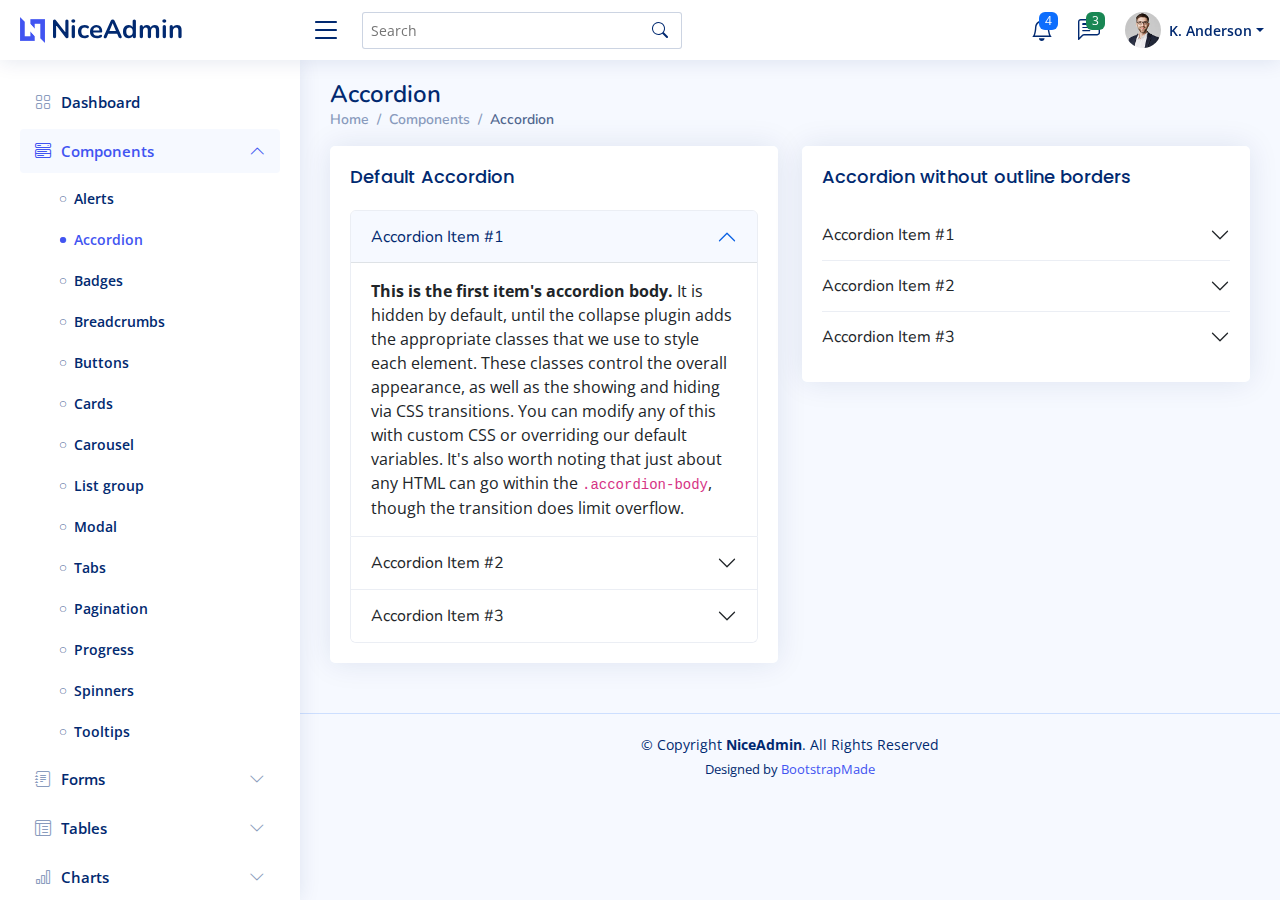
<file: WEB PROGRAMLAMA/Content/AdminLayout/components-accordion.html>
<!DOCTYPE html>
<html lang="en">

<head>
  <meta charset="utf-8">
  <meta content="width=device-width, initial-scale=1.0" name="viewport">

  <title>Components / Accordion - NiceAdmin Bootstrap Template</title>
  <meta content="" name="description">
  <meta content="" name="keywords">

  <!-- Favicons -->
  <link href="assets/img/favicon.png" rel="icon">
  <link href="assets/img/apple-touch-icon.png" rel="apple-touch-icon">

  <!-- Google Fonts -->
  <link href="https://fonts.gstatic.com" rel="preconnect">
  <link href="https://fonts.googleapis.com/css?family=Open+Sans:300,300i,400,400i,600,600i,700,700i|Nunito:300,300i,400,400i,600,600i,700,700i|Poppins:300,300i,400,400i,500,500i,600,600i,700,700i" rel="stylesheet">

  <!-- Vendor CSS Files -->
  <link href="assets/vendor/bootstrap/css/bootstrap.min.css" rel="stylesheet">
  <link href="assets/vendor/bootstrap-icons/bootstrap-icons.css" rel="stylesheet">
  <link href="assets/vendor/boxicons/css/boxicons.min.css" rel="stylesheet">
  <link href="assets/vendor/quill/quill.snow.css" rel="stylesheet">
  <link href="assets/vendor/quill/quill.bubble.css" rel="stylesheet">
  <link href="assets/vendor/remixicon/remixicon.css" rel="stylesheet">
  <link href="assets/vendor/simple-datatables/style.css" rel="stylesheet">

  <!-- Template Main CSS File -->
  <link href="assets/css/style.css" rel="stylesheet">

  <!-- =======================================================
  * Template Name: NiceAdmin - v2.5.0
  * Template URL: https://bootstrapmade.com/nice-admin-bootstrap-admin-html-template/
  * Author: BootstrapMade.com
  * License: https://bootstrapmade.com/license/
  ======================================================== -->
</head>

<body>

  <!-- ======= Header ======= -->
  <header id="header" class="header fixed-top d-flex align-items-center">

    <div class="d-flex align-items-center justify-content-between">
      <a href="index.html" class="logo d-flex align-items-center">
        <img src="assets/img/logo.png" alt="">
        <span class="d-none d-lg-block">NiceAdmin</span>
      </a>
      <i class="bi bi-list toggle-sidebar-btn"></i>
    </div><!-- End Logo -->

    <div class="search-bar">
      <form class="search-form d-flex align-items-center" method="POST" action="#">
        <input type="text" name="query" placeholder="Search" title="Enter search keyword">
        <button type="submit" title="Search"><i class="bi bi-search"></i></button>
      </form>
    </div><!-- End Search Bar -->

    <nav class="header-nav ms-auto">
      <ul class="d-flex align-items-center">

        <li class="nav-item d-block d-lg-none">
          <a class="nav-link nav-icon search-bar-toggle " href="#">
            <i class="bi bi-search"></i>
          </a>
        </li><!-- End Search Icon-->

        <li class="nav-item dropdown">

          <a class="nav-link nav-icon" href="#" data-bs-toggle="dropdown">
            <i class="bi bi-bell"></i>
            <span class="badge bg-primary badge-number">4</span>
          </a><!-- End Notification Icon -->

          <ul class="dropdown-menu dropdown-menu-end dropdown-menu-arrow notifications">
            <li class="dropdown-header">
              You have 4 new notifications
              <a href="#"><span class="badge rounded-pill bg-primary p-2 ms-2">View all</span></a>
            </li>
            <li>
              <hr class="dropdown-divider">
            </li>

            <li class="notification-item">
              <i class="bi bi-exclamation-circle text-warning"></i>
              <div>
                <h4>Lorem Ipsum</h4>
                <p>Quae dolorem earum veritatis oditseno</p>
                <p>30 min. ago</p>
              </div>
            </li>

            <li>
              <hr class="dropdown-divider">
            </li>

            <li class="notification-item">
              <i class="bi bi-x-circle text-danger"></i>
              <div>
                <h4>Atque rerum nesciunt</h4>
                <p>Quae dolorem earum veritatis oditseno</p>
                <p>1 hr. ago</p>
              </div>
            </li>

            <li>
              <hr class="dropdown-divider">
            </li>

            <li class="notification-item">
              <i class="bi bi-check-circle text-success"></i>
              <div>
                <h4>Sit rerum fuga</h4>
                <p>Quae dolorem earum veritatis oditseno</p>
                <p>2 hrs. ago</p>
              </div>
            </li>

            <li>
              <hr class="dropdown-divider">
            </li>

            <li class="notification-item">
              <i class="bi bi-info-circle text-primary"></i>
              <div>
                <h4>Dicta reprehenderit</h4>
                <p>Quae dolorem earum veritatis oditseno</p>
                <p>4 hrs. ago</p>
              </div>
            </li>

            <li>
              <hr class="dropdown-divider">
            </li>
            <li class="dropdown-footer">
              <a href="#">Show all notifications</a>
            </li>

          </ul><!-- End Notification Dropdown Items -->

        </li><!-- End Notification Nav -->

        <li class="nav-item dropdown">

          <a class="nav-link nav-icon" href="#" data-bs-toggle="dropdown">
            <i class="bi bi-chat-left-text"></i>
            <span class="badge bg-success badge-number">3</span>
          </a><!-- End Messages Icon -->

          <ul class="dropdown-menu dropdown-menu-end dropdown-menu-arrow messages">
            <li class="dropdown-header">
              You have 3 new messages
              <a href="#"><span class="badge rounded-pill bg-primary p-2 ms-2">View all</span></a>
            </li>
            <li>
              <hr class="dropdown-divider">
            </li>

            <li class="message-item">
              <a href="#">
                <img src="assets/img/messages-1.jpg" alt="" class="rounded-circle">
                <div>
                  <h4>Maria Hudson</h4>
                  <p>Velit asperiores et ducimus soluta repudiandae labore officia est ut...</p>
                  <p>4 hrs. ago</p>
                </div>
              </a>
            </li>
            <li>
              <hr class="dropdown-divider">
            </li>

            <li class="message-item">
              <a href="#">
                <img src="assets/img/messages-2.jpg" alt="" class="rounded-circle">
                <div>
                  <h4>Anna Nelson</h4>
                  <p>Velit asperiores et ducimus soluta repudiandae labore officia est ut...</p>
                  <p>6 hrs. ago</p>
                </div>
              </a>
            </li>
            <li>
              <hr class="dropdown-divider">
            </li>

            <li class="message-item">
              <a href="#">
                <img src="assets/img/messages-3.jpg" alt="" class="rounded-circle">
                <div>
                  <h4>David Muldon</h4>
                  <p>Velit asperiores et ducimus soluta repudiandae labore officia est ut...</p>
                  <p>8 hrs. ago</p>
                </div>
              </a>
            </li>
            <li>
              <hr class="dropdown-divider">
            </li>

            <li class="dropdown-footer">
              <a href="#">Show all messages</a>
            </li>

          </ul><!-- End Messages Dropdown Items -->

        </li><!-- End Messages Nav -->

        <li class="nav-item dropdown pe-3">

          <a class="nav-link nav-profile d-flex align-items-center pe-0" href="#" data-bs-toggle="dropdown">
            <img src="assets/img/profile-img.jpg" alt="Profile" class="rounded-circle">
            <span class="d-none d-md-block dropdown-toggle ps-2">K. Anderson</span>
          </a><!-- End Profile Iamge Icon -->

          <ul class="dropdown-menu dropdown-menu-end dropdown-menu-arrow profile">
            <li class="dropdown-header">
              <h6>Kevin Anderson</h6>
              <span>Web Designer</span>
            </li>
            <li>
              <hr class="dropdown-divider">
            </li>

            <li>
              <a class="dropdown-item d-flex align-items-center" href="users-profile.html">
                <i class="bi bi-person"></i>
                <span>My Profile</span>
              </a>
            </li>
            <li>
              <hr class="dropdown-divider">
            </li>

            <li>
              <a class="dropdown-item d-flex align-items-center" href="users-profile.html">
                <i class="bi bi-gear"></i>
                <span>Account Settings</span>
              </a>
            </li>
            <li>
              <hr class="dropdown-divider">
            </li>

            <li>
              <a class="dropdown-item d-flex align-items-center" href="pages-faq.html">
                <i class="bi bi-question-circle"></i>
                <span>Need Help?</span>
              </a>
            </li>
            <li>
              <hr class="dropdown-divider">
            </li>

            <li>
              <a class="dropdown-item d-flex align-items-center" href="#">
                <i class="bi bi-box-arrow-right"></i>
                <span>Sign Out</span>
              </a>
            </li>

          </ul><!-- End Profile Dropdown Items -->
        </li><!-- End Profile Nav -->

      </ul>
    </nav><!-- End Icons Navigation -->

  </header><!-- End Header -->

  <!-- ======= Sidebar ======= -->
  <aside id="sidebar" class="sidebar">

    <ul class="sidebar-nav" id="sidebar-nav">

      <li class="nav-item">
        <a class="nav-link collapsed" href="index.html">
          <i class="bi bi-grid"></i>
          <span>Dashboard</span>
        </a>
      </li><!-- End Dashboard Nav -->

      <li class="nav-item">
        <a class="nav-link " data-bs-target="#components-nav" data-bs-toggle="collapse" href="#">
          <i class="bi bi-menu-button-wide"></i><span>Components</span><i class="bi bi-chevron-down ms-auto"></i>
        </a>
        <ul id="components-nav" class="nav-content collapse show" data-bs-parent="#sidebar-nav">
          <li>
            <a href="components-alerts.html">
              <i class="bi bi-circle"></i><span>Alerts</span>
            </a>
          </li>
          <li>
            <a href="components-accordion.html" class="active">
              <i class="bi bi-circle"></i><span>Accordion</span>
            </a>
          </li>
          <li>
            <a href="components-badges.html">
              <i class="bi bi-circle"></i><span>Badges</span>
            </a>
          </li>
          <li>
            <a href="components-breadcrumbs.html">
              <i class="bi bi-circle"></i><span>Breadcrumbs</span>
            </a>
          </li>
          <li>
            <a href="components-buttons.html">
              <i class="bi bi-circle"></i><span>Buttons</span>
            </a>
          </li>
          <li>
            <a href="components-cards.html">
              <i class="bi bi-circle"></i><span>Cards</span>
            </a>
          </li>
          <li>
            <a href="components-carousel.html">
              <i class="bi bi-circle"></i><span>Carousel</span>
            </a>
          </li>
          <li>
            <a href="components-list-group.html">
              <i class="bi bi-circle"></i><span>List group</span>
            </a>
          </li>
          <li>
            <a href="components-modal.html">
              <i class="bi bi-circle"></i><span>Modal</span>
            </a>
          </li>
          <li>
            <a href="components-tabs.html">
              <i class="bi bi-circle"></i><span>Tabs</span>
            </a>
          </li>
          <li>
            <a href="components-pagination.html">
              <i class="bi bi-circle"></i><span>Pagination</span>
            </a>
          </li>
          <li>
            <a href="components-progress.html">
              <i class="bi bi-circle"></i><span>Progress</span>
            </a>
          </li>
          <li>
            <a href="components-spinners.html">
              <i class="bi bi-circle"></i><span>Spinners</span>
            </a>
          </li>
          <li>
            <a href="components-tooltips.html">
              <i class="bi bi-circle"></i><span>Tooltips</span>
            </a>
          </li>
        </ul>
      </li><!-- End Components Nav -->

      <li class="nav-item">
        <a class="nav-link collapsed" data-bs-target="#forms-nav" data-bs-toggle="collapse" href="#">
          <i class="bi bi-journal-text"></i><span>Forms</span><i class="bi bi-chevron-down ms-auto"></i>
        </a>
        <ul id="forms-nav" class="nav-content collapse " data-bs-parent="#sidebar-nav">
          <li>
            <a href="forms-elements.html">
              <i class="bi bi-circle"></i><span>Form Elements</span>
            </a>
          </li>
          <li>
            <a href="forms-layouts.html">
              <i class="bi bi-circle"></i><span>Form Layouts</span>
            </a>
          </li>
          <li>
            <a href="forms-editors.html">
              <i class="bi bi-circle"></i><span>Form Editors</span>
            </a>
          </li>
          <li>
            <a href="forms-validation.html">
              <i class="bi bi-circle"></i><span>Form Validation</span>
            </a>
          </li>
        </ul>
      </li><!-- End Forms Nav -->

      <li class="nav-item">
        <a class="nav-link collapsed" data-bs-target="#tables-nav" data-bs-toggle="collapse" href="#">
          <i class="bi bi-layout-text-window-reverse"></i><span>Tables</span><i class="bi bi-chevron-down ms-auto"></i>
        </a>
        <ul id="tables-nav" class="nav-content collapse " data-bs-parent="#sidebar-nav">
          <li>
            <a href="tables-general.html">
              <i class="bi bi-circle"></i><span>General Tables</span>
            </a>
          </li>
          <li>
            <a href="tables-data.html">
              <i class="bi bi-circle"></i><span>Data Tables</span>
            </a>
          </li>
        </ul>
      </li><!-- End Tables Nav -->

      <li class="nav-item">
        <a class="nav-link collapsed" data-bs-target="#charts-nav" data-bs-toggle="collapse" href="#">
          <i class="bi bi-bar-chart"></i><span>Charts</span><i class="bi bi-chevron-down ms-auto"></i>
        </a>
        <ul id="charts-nav" class="nav-content collapse " data-bs-parent="#sidebar-nav">
          <li>
            <a href="charts-chartjs.html">
              <i class="bi bi-circle"></i><span>Chart.js</span>
            </a>
          </li>
          <li>
            <a href="charts-apexcharts.html">
              <i class="bi bi-circle"></i><span>ApexCharts</span>
            </a>
          </li>
          <li>
            <a href="charts-echarts.html">
              <i class="bi bi-circle"></i><span>ECharts</span>
            </a>
          </li>
        </ul>
      </li><!-- End Charts Nav -->

      <li class="nav-item">
        <a class="nav-link collapsed" data-bs-target="#icons-nav" data-bs-toggle="collapse" href="#">
          <i class="bi bi-gem"></i><span>Icons</span><i class="bi bi-chevron-down ms-auto"></i>
        </a>
        <ul id="icons-nav" class="nav-content collapse " data-bs-parent="#sidebar-nav">
          <li>
            <a href="icons-bootstrap.html">
              <i class="bi bi-circle"></i><span>Bootstrap Icons</span>
            </a>
          </li>
          <li>
            <a href="icons-remix.html">
              <i class="bi bi-circle"></i><span>Remix Icons</span>
            </a>
          </li>
          <li>
            <a href="icons-boxicons.html">
              <i class="bi bi-circle"></i><span>Boxicons</span>
            </a>
          </li>
        </ul>
      </li><!-- End Icons Nav -->

      <li class="nav-heading">Pages</li>

      <li class="nav-item">
        <a class="nav-link collapsed" href="users-profile.html">
          <i class="bi bi-person"></i>
          <span>Profile</span>
        </a>
      </li><!-- End Profile Page Nav -->

      <li class="nav-item">
        <a class="nav-link collapsed" href="pages-faq.html">
          <i class="bi bi-question-circle"></i>
          <span>F.A.Q</span>
        </a>
      </li><!-- End F.A.Q Page Nav -->

      <li class="nav-item">
        <a class="nav-link collapsed" href="pages-contact.html">
          <i class="bi bi-envelope"></i>
          <span>Contact</span>
        </a>
      </li><!-- End Contact Page Nav -->

      <li class="nav-item">
        <a class="nav-link collapsed" href="pages-register.html">
          <i class="bi bi-card-list"></i>
          <span>Register</span>
        </a>
      </li><!-- End Register Page Nav -->

      <li class="nav-item">
        <a class="nav-link collapsed" href="pages-login.html">
          <i class="bi bi-box-arrow-in-right"></i>
          <span>Login</span>
        </a>
      </li><!-- End Login Page Nav -->

      <li class="nav-item">
        <a class="nav-link collapsed" href="pages-error-404.html">
          <i class="bi bi-dash-circle"></i>
          <span>Error 404</span>
        </a>
      </li><!-- End Error 404 Page Nav -->

      <li class="nav-item">
        <a class="nav-link collapsed" href="pages-blank.html">
          <i class="bi bi-file-earmark"></i>
          <span>Blank</span>
        </a>
      </li><!-- End Blank Page Nav -->

    </ul>

  </aside><!-- End Sidebar-->

  <main id="main" class="main">

    <div class="pagetitle">
      <h1>Accordion</h1>
      <nav>
        <ol class="breadcrumb">
          <li class="breadcrumb-item"><a href="index.html">Home</a></li>
          <li class="breadcrumb-item">Components</li>
          <li class="breadcrumb-item active">Accordion</li>
        </ol>
      </nav>
    </div><!-- End Page Title -->

    <section class="section">
      <div class="row">
        <div class="col-lg-6">

          <div class="card">
            <div class="card-body">
              <h5 class="card-title">Default Accordion</h5>

              <!-- Default Accordion -->
              <div class="accordion" id="accordionExample">
                <div class="accordion-item">
                  <h2 class="accordion-header" id="headingOne">
                    <button class="accordion-button" type="button" data-bs-toggle="collapse" data-bs-target="#collapseOne" aria-expanded="true" aria-controls="collapseOne">
                      Accordion Item #1
                    </button>
                  </h2>
                  <div id="collapseOne" class="accordion-collapse collapse show" aria-labelledby="headingOne" data-bs-parent="#accordionExample">
                    <div class="accordion-body">
                      <strong>This is the first item's accordion body.</strong> It is hidden by default, until the collapse plugin adds the appropriate classes that we use to style each element. These classes control the overall appearance, as well as the showing and hiding via CSS transitions. You can modify any of this with custom CSS or overriding our default variables. It's also worth noting that just about any HTML can go within the <code>.accordion-body</code>, though the transition does limit overflow.
                    </div>
                  </div>
                </div>
                <div class="accordion-item">
                  <h2 class="accordion-header" id="headingTwo">
                    <button class="accordion-button collapsed" type="button" data-bs-toggle="collapse" data-bs-target="#collapseTwo" aria-expanded="false" aria-controls="collapseTwo">
                      Accordion Item #2
                    </button>
                  </h2>
                  <div id="collapseTwo" class="accordion-collapse collapse" aria-labelledby="headingTwo" data-bs-parent="#accordionExample">
                    <div class="accordion-body">
                      <strong>This is the second item's accordion body.</strong> It is hidden by default, until the collapse plugin adds the appropriate classes that we use to style each element. These classes control the overall appearance, as well as the showing and hiding via CSS transitions. You can modify any of this with custom CSS or overriding our default variables. It's also worth noting that just about any HTML can go within the <code>.accordion-body</code>, though the transition does limit overflow.
                    </div>
                  </div>
                </div>
                <div class="accordion-item">
                  <h2 class="accordion-header" id="headingThree">
                    <button class="accordion-button collapsed" type="button" data-bs-toggle="collapse" data-bs-target="#collapseThree" aria-expanded="false" aria-controls="collapseThree">
                      Accordion Item #3
                    </button>
                  </h2>
                  <div id="collapseThree" class="accordion-collapse collapse" aria-labelledby="headingThree" data-bs-parent="#accordionExample">
                    <div class="accordion-body">
                      <strong>This is the third item's accordion body.</strong> It is hidden by default, until the collapse plugin adds the appropriate classes that we use to style each element. These classes control the overall appearance, as well as the showing and hiding via CSS transitions. You can modify any of this with custom CSS or overriding our default variables. It's also worth noting that just about any HTML can go within the <code>.accordion-body</code>, though the transition does limit overflow.
                    </div>
                  </div>
                </div>
              </div><!-- End Default Accordion Example -->

            </div>
          </div>

        </div>

        <div class="col-lg-6">

          <div class="card">
            <div class="card-body">
              <h5 class="card-title">Accordion without outline borders</h5>

              <!-- Accordion without outline borders -->
              <div class="accordion accordion-flush" id="accordionFlushExample">
                <div class="accordion-item">
                  <h2 class="accordion-header" id="flush-headingOne">
                    <button class="accordion-button collapsed" type="button" data-bs-toggle="collapse" data-bs-target="#flush-collapseOne" aria-expanded="false" aria-controls="flush-collapseOne">
                      Accordion Item #1
                    </button>
                  </h2>
                  <div id="flush-collapseOne" class="accordion-collapse collapse" aria-labelledby="flush-headingOne" data-bs-parent="#accordionFlushExample">
                    <div class="accordion-body">Placeholder content for this accordion, which is intended to demonstrate the <code>.accordion-flush</code> class. This is the first item's accordion body.</div>
                  </div>
                </div>
                <div class="accordion-item">
                  <h2 class="accordion-header" id="flush-headingTwo">
                    <button class="accordion-button collapsed" type="button" data-bs-toggle="collapse" data-bs-target="#flush-collapseTwo" aria-expanded="false" aria-controls="flush-collapseTwo">
                      Accordion Item #2
                    </button>
                  </h2>
                  <div id="flush-collapseTwo" class="accordion-collapse collapse" aria-labelledby="flush-headingTwo" data-bs-parent="#accordionFlushExample">
                    <div class="accordion-body">Placeholder content for this accordion, which is intended to demonstrate the <code>.accordion-flush</code> class. This is the second item's accordion body. Let's imagine this being filled with some actual content.</div>
                  </div>
                </div>
                <div class="accordion-item">
                  <h2 class="accordion-header" id="flush-headingThree">
                    <button class="accordion-button collapsed" type="button" data-bs-toggle="collapse" data-bs-target="#flush-collapseThree" aria-expanded="false" aria-controls="flush-collapseThree">
                      Accordion Item #3
                    </button>
                  </h2>
                  <div id="flush-collapseThree" class="accordion-collapse collapse" aria-labelledby="flush-headingThree" data-bs-parent="#accordionFlushExample">
                    <div class="accordion-body">Placeholder content for this accordion, which is intended to demonstrate the <code>.accordion-flush</code> class. This is the third item's accordion body. Nothing more exciting happening here in terms of content, but just filling up the space to make it look, at least at first glance, a bit more representative of how this would look in a real-world application.</div>
                  </div>
                </div>
              </div><!-- End Accordion without outline borders -->

            </div>
          </div>

        </div>
      </div>
    </section>

  </main><!-- End #main -->

  <!-- ======= Footer ======= -->
  <footer id="footer" class="footer">
    <div class="copyright">
      &copy; Copyright <strong><span>NiceAdmin</span></strong>. All Rights Reserved
    </div>
    <div class="credits">
      <!-- All the links in the footer should remain intact. -->
      <!-- You can delete the links only if you purchased the pro version. -->
      <!-- Licensing information: https://bootstrapmade.com/license/ -->
      <!-- Purchase the pro version with working PHP/AJAX contact form: https://bootstrapmade.com/nice-admin-bootstrap-admin-html-template/ -->
      Designed by <a href="https://bootstrapmade.com/">BootstrapMade</a>
    </div>
  </footer><!-- End Footer -->

  <a href="#" class="back-to-top d-flex align-items-center justify-content-center"><i class="bi bi-arrow-up-short"></i></a>

  <!-- Vendor JS Files -->
  <script src="assets/vendor/apexcharts/apexcharts.min.js"></script>
  <script src="assets/vendor/bootstrap/js/bootstrap.bundle.min.js"></script>
  <script src="assets/vendor/chart.js/chart.umd.js"></script>
  <script src="assets/vendor/echarts/echarts.min.js"></script>
  <script src="assets/vendor/quill/quill.min.js"></script>
  <script src="assets/vendor/simple-datatables/simple-datatables.js"></script>
  <script src="assets/vendor/tinymce/tinymce.min.js"></script>
  <script src="assets/vendor/php-email-form/validate.js"></script>

  <!-- Template Main JS File -->
  <script src="assets/js/main.js"></script>

</body>

</html>
</file>
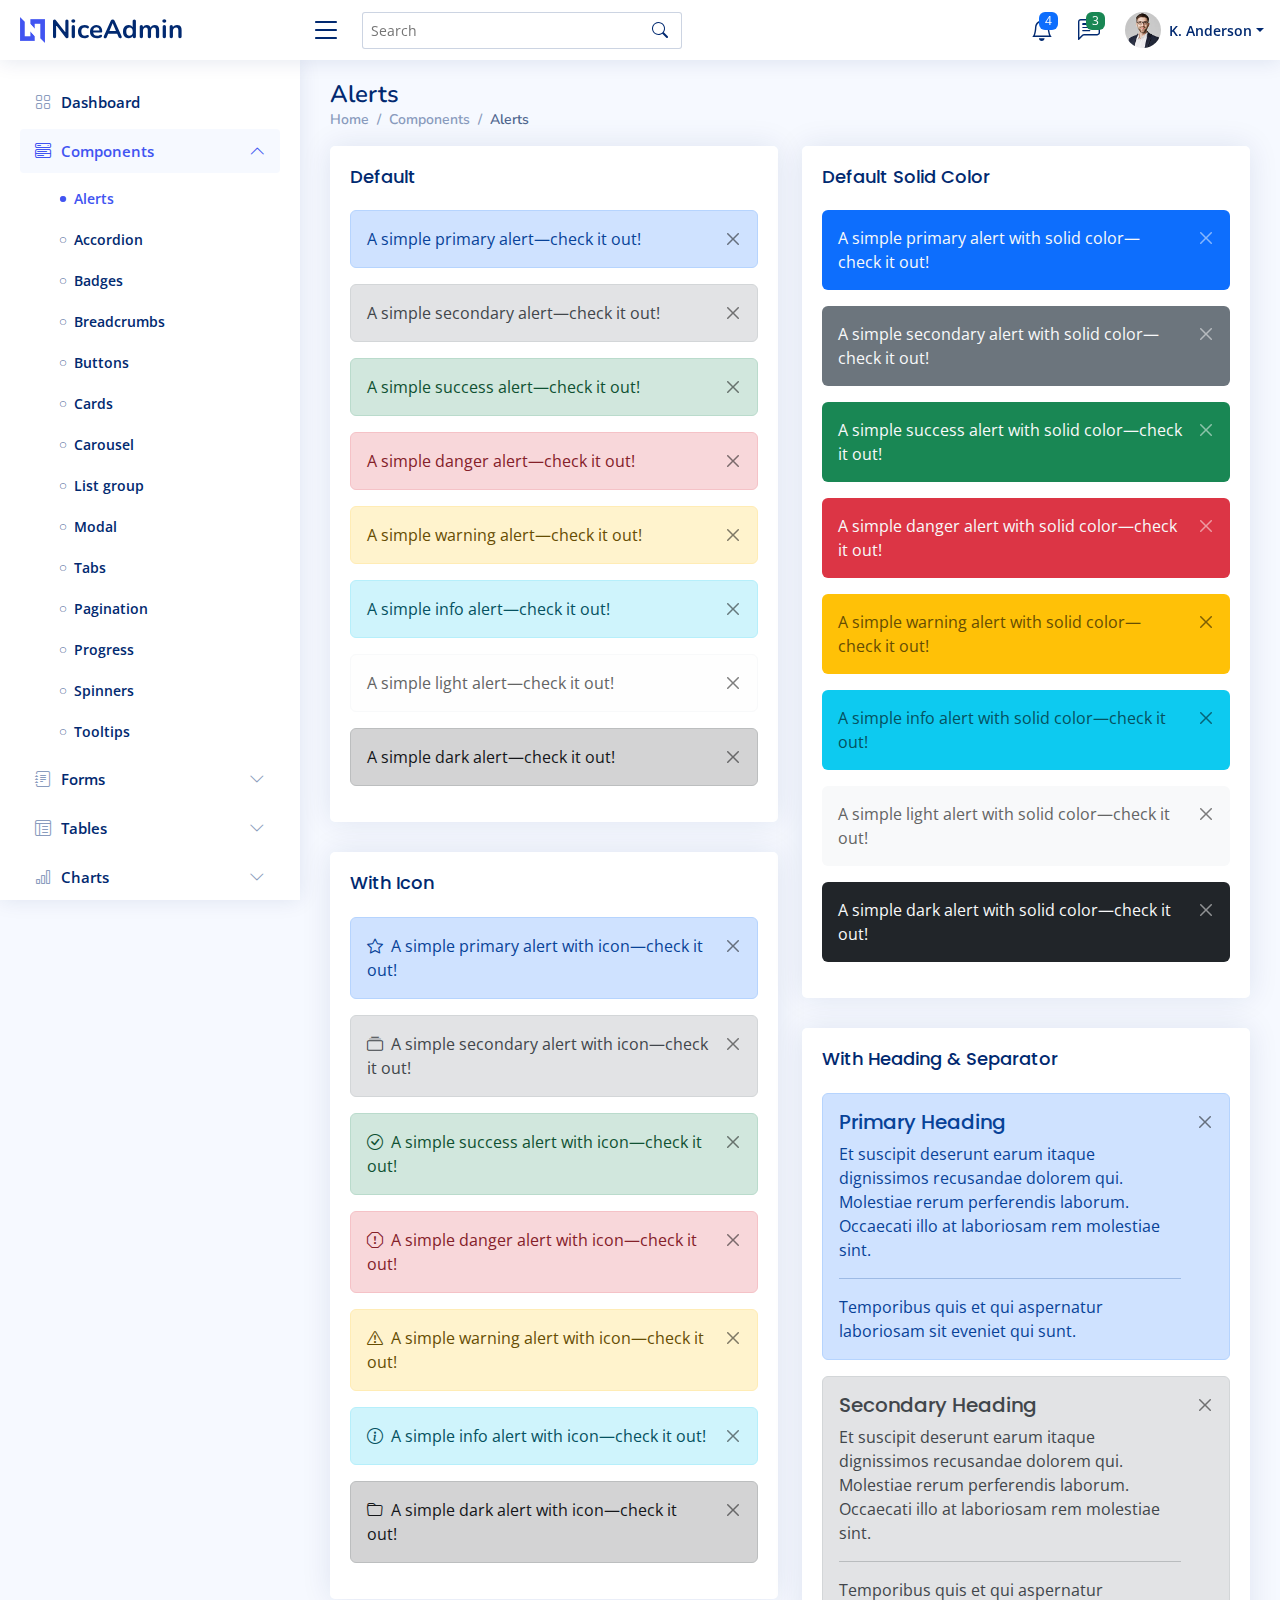
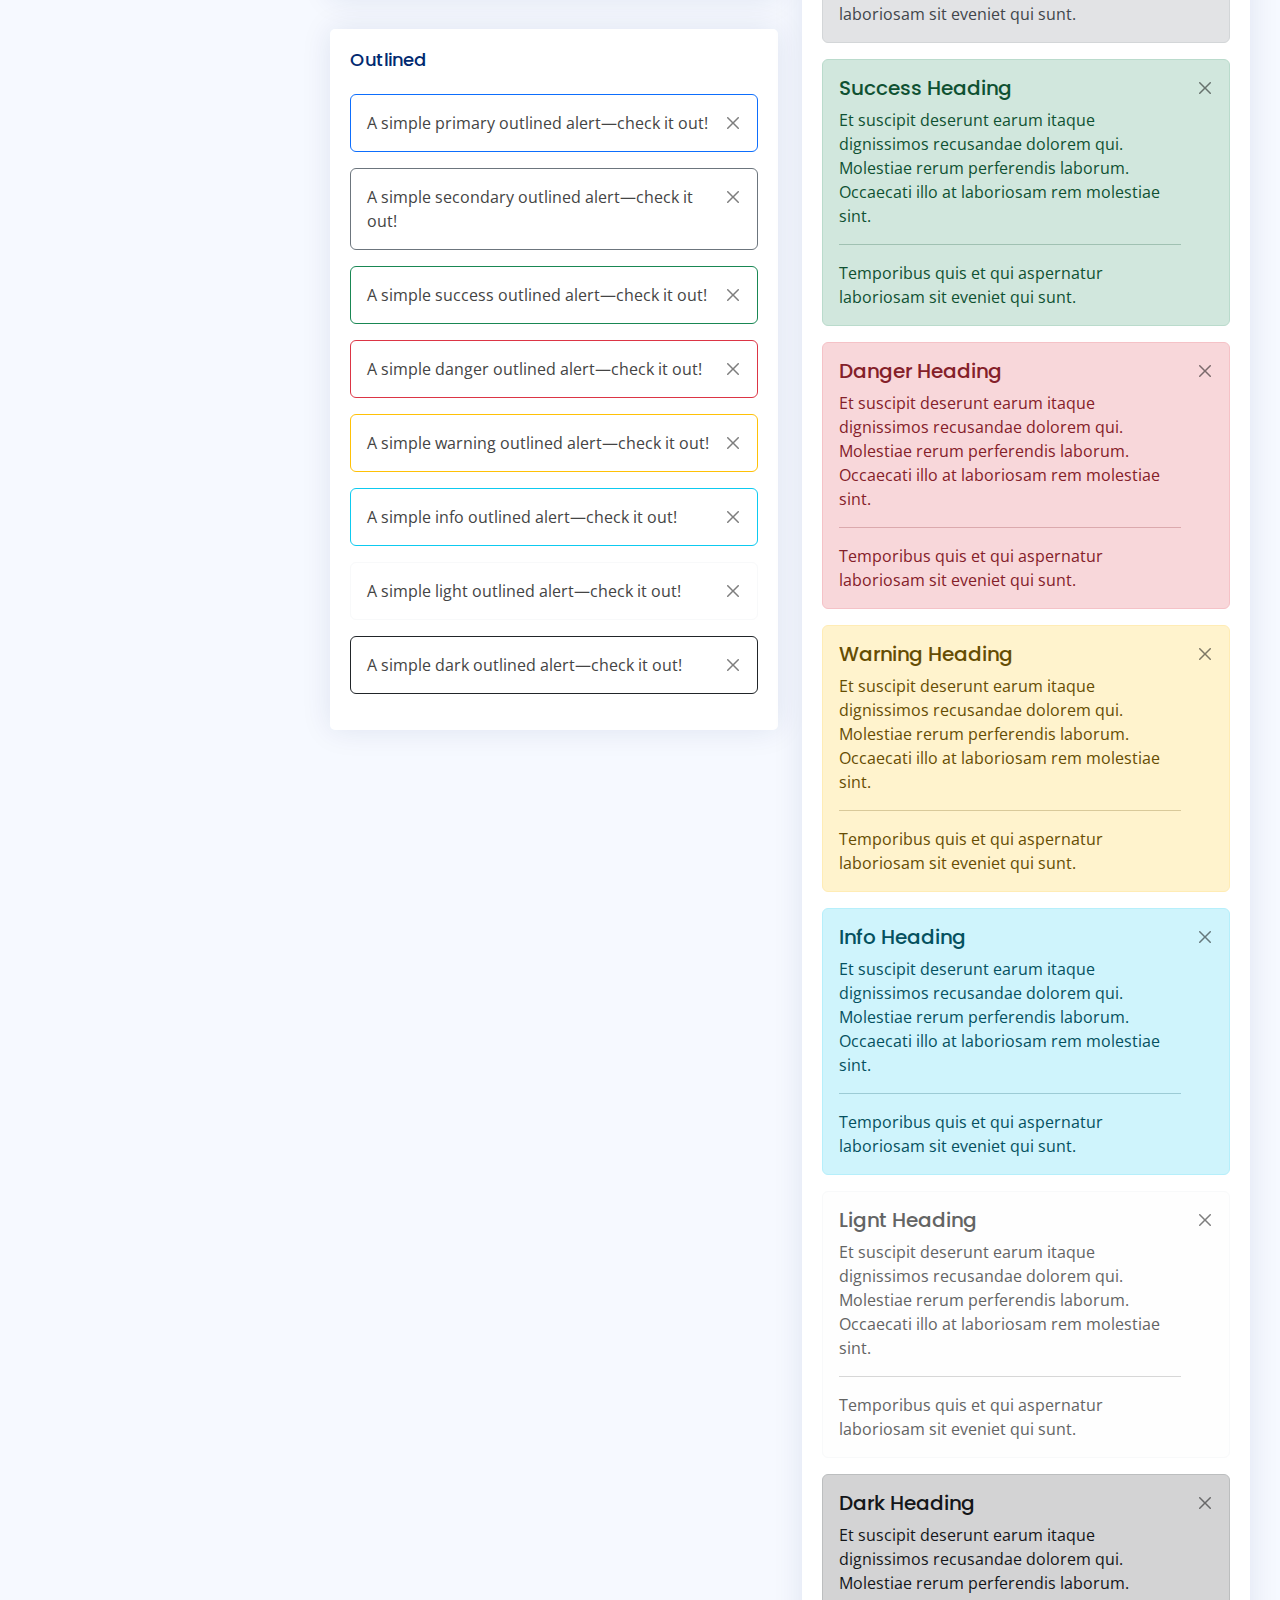
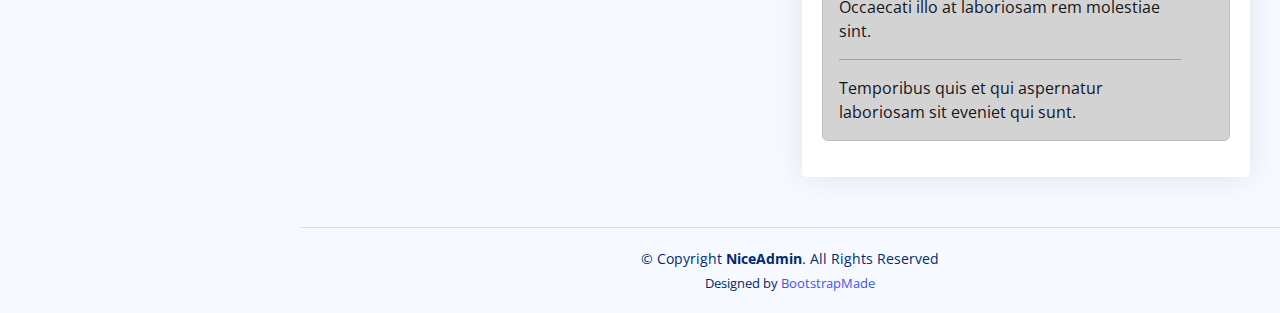
<file: WEB PROGRAMLAMA/Content/AdminLayout/components-alerts.html>
<!DOCTYPE html>
<html lang="en">

<head>
  <meta charset="utf-8">
  <meta content="width=device-width, initial-scale=1.0" name="viewport">

  <title>Components / Alerts - NiceAdmin Bootstrap Template</title>
  <meta content="" name="description">
  <meta content="" name="keywords">

  <!-- Favicons -->
  <link href="assets/img/favicon.png" rel="icon">
  <link href="assets/img/apple-touch-icon.png" rel="apple-touch-icon">

  <!-- Google Fonts -->
  <link href="https://fonts.gstatic.com" rel="preconnect">
  <link href="https://fonts.googleapis.com/css?family=Open+Sans:300,300i,400,400i,600,600i,700,700i|Nunito:300,300i,400,400i,600,600i,700,700i|Poppins:300,300i,400,400i,500,500i,600,600i,700,700i" rel="stylesheet">

  <!-- Vendor CSS Files -->
  <link href="assets/vendor/bootstrap/css/bootstrap.min.css" rel="stylesheet">
  <link href="assets/vendor/bootstrap-icons/bootstrap-icons.css" rel="stylesheet">
  <link href="assets/vendor/boxicons/css/boxicons.min.css" rel="stylesheet">
  <link href="assets/vendor/quill/quill.snow.css" rel="stylesheet">
  <link href="assets/vendor/quill/quill.bubble.css" rel="stylesheet">
  <link href="assets/vendor/remixicon/remixicon.css" rel="stylesheet">
  <link href="assets/vendor/simple-datatables/style.css" rel="stylesheet">

  <!-- Template Main CSS File -->
  <link href="assets/css/style.css" rel="stylesheet">

  <!-- =======================================================
  * Template Name: NiceAdmin - v2.5.0
  * Template URL: https://bootstrapmade.com/nice-admin-bootstrap-admin-html-template/
  * Author: BootstrapMade.com
  * License: https://bootstrapmade.com/license/
  ======================================================== -->
</head>

<body>

  <!-- ======= Header ======= -->
  <header id="header" class="header fixed-top d-flex align-items-center">

    <div class="d-flex align-items-center justify-content-between">
      <a href="index.html" class="logo d-flex align-items-center">
        <img src="assets/img/logo.png" alt="">
        <span class="d-none d-lg-block">NiceAdmin</span>
      </a>
      <i class="bi bi-list toggle-sidebar-btn"></i>
    </div><!-- End Logo -->

    <div class="search-bar">
      <form class="search-form d-flex align-items-center" method="POST" action="#">
        <input type="text" name="query" placeholder="Search" title="Enter search keyword">
        <button type="submit" title="Search"><i class="bi bi-search"></i></button>
      </form>
    </div><!-- End Search Bar -->

    <nav class="header-nav ms-auto">
      <ul class="d-flex align-items-center">

        <li class="nav-item d-block d-lg-none">
          <a class="nav-link nav-icon search-bar-toggle " href="#">
            <i class="bi bi-search"></i>
          </a>
        </li><!-- End Search Icon-->

        <li class="nav-item dropdown">

          <a class="nav-link nav-icon" href="#" data-bs-toggle="dropdown">
            <i class="bi bi-bell"></i>
            <span class="badge bg-primary badge-number">4</span>
          </a><!-- End Notification Icon -->

          <ul class="dropdown-menu dropdown-menu-end dropdown-menu-arrow notifications">
            <li class="dropdown-header">
              You have 4 new notifications
              <a href="#"><span class="badge rounded-pill bg-primary p-2 ms-2">View all</span></a>
            </li>
            <li>
              <hr class="dropdown-divider">
            </li>

            <li class="notification-item">
              <i class="bi bi-exclamation-circle text-warning"></i>
              <div>
                <h4>Lorem Ipsum</h4>
                <p>Quae dolorem earum veritatis oditseno</p>
                <p>30 min. ago</p>
              </div>
            </li>

            <li>
              <hr class="dropdown-divider">
            </li>

            <li class="notification-item">
              <i class="bi bi-x-circle text-danger"></i>
              <div>
                <h4>Atque rerum nesciunt</h4>
                <p>Quae dolorem earum veritatis oditseno</p>
                <p>1 hr. ago</p>
              </div>
            </li>

            <li>
              <hr class="dropdown-divider">
            </li>

            <li class="notification-item">
              <i class="bi bi-check-circle text-success"></i>
              <div>
                <h4>Sit rerum fuga</h4>
                <p>Quae dolorem earum veritatis oditseno</p>
                <p>2 hrs. ago</p>
              </div>
            </li>

            <li>
              <hr class="dropdown-divider">
            </li>

            <li class="notification-item">
              <i class="bi bi-info-circle text-primary"></i>
              <div>
                <h4>Dicta reprehenderit</h4>
                <p>Quae dolorem earum veritatis oditseno</p>
                <p>4 hrs. ago</p>
              </div>
            </li>

            <li>
              <hr class="dropdown-divider">
            </li>
            <li class="dropdown-footer">
              <a href="#">Show all notifications</a>
            </li>

          </ul><!-- End Notification Dropdown Items -->

        </li><!-- End Notification Nav -->

        <li class="nav-item dropdown">

          <a class="nav-link nav-icon" href="#" data-bs-toggle="dropdown">
            <i class="bi bi-chat-left-text"></i>
            <span class="badge bg-success badge-number">3</span>
          </a><!-- End Messages Icon -->

          <ul class="dropdown-menu dropdown-menu-end dropdown-menu-arrow messages">
            <li class="dropdown-header">
              You have 3 new messages
              <a href="#"><span class="badge rounded-pill bg-primary p-2 ms-2">View all</span></a>
            </li>
            <li>
              <hr class="dropdown-divider">
            </li>

            <li class="message-item">
              <a href="#">
                <img src="assets/img/messages-1.jpg" alt="" class="rounded-circle">
                <div>
                  <h4>Maria Hudson</h4>
                  <p>Velit asperiores et ducimus soluta repudiandae labore officia est ut...</p>
                  <p>4 hrs. ago</p>
                </div>
              </a>
            </li>
            <li>
              <hr class="dropdown-divider">
            </li>

            <li class="message-item">
              <a href="#">
                <img src="assets/img/messages-2.jpg" alt="" class="rounded-circle">
                <div>
                  <h4>Anna Nelson</h4>
                  <p>Velit asperiores et ducimus soluta repudiandae labore officia est ut...</p>
                  <p>6 hrs. ago</p>
                </div>
              </a>
            </li>
            <li>
              <hr class="dropdown-divider">
            </li>

            <li class="message-item">
              <a href="#">
                <img src="assets/img/messages-3.jpg" alt="" class="rounded-circle">
                <div>
                  <h4>David Muldon</h4>
                  <p>Velit asperiores et ducimus soluta repudiandae labore officia est ut...</p>
                  <p>8 hrs. ago</p>
                </div>
              </a>
            </li>
            <li>
              <hr class="dropdown-divider">
            </li>

            <li class="dropdown-footer">
              <a href="#">Show all messages</a>
            </li>

          </ul><!-- End Messages Dropdown Items -->

        </li><!-- End Messages Nav -->

        <li class="nav-item dropdown pe-3">

          <a class="nav-link nav-profile d-flex align-items-center pe-0" href="#" data-bs-toggle="dropdown">
            <img src="assets/img/profile-img.jpg" alt="Profile" class="rounded-circle">
            <span class="d-none d-md-block dropdown-toggle ps-2">K. Anderson</span>
          </a><!-- End Profile Iamge Icon -->

          <ul class="dropdown-menu dropdown-menu-end dropdown-menu-arrow profile">
            <li class="dropdown-header">
              <h6>Kevin Anderson</h6>
              <span>Web Designer</span>
            </li>
            <li>
              <hr class="dropdown-divider">
            </li>

            <li>
              <a class="dropdown-item d-flex align-items-center" href="users-profile.html">
                <i class="bi bi-person"></i>
                <span>My Profile</span>
              </a>
            </li>
            <li>
              <hr class="dropdown-divider">
            </li>

            <li>
              <a class="dropdown-item d-flex align-items-center" href="users-profile.html">
                <i class="bi bi-gear"></i>
                <span>Account Settings</span>
              </a>
            </li>
            <li>
              <hr class="dropdown-divider">
            </li>

            <li>
              <a class="dropdown-item d-flex align-items-center" href="pages-faq.html">
                <i class="bi bi-question-circle"></i>
                <span>Need Help?</span>
              </a>
            </li>
            <li>
              <hr class="dropdown-divider">
            </li>

            <li>
              <a class="dropdown-item d-flex align-items-center" href="#">
                <i class="bi bi-box-arrow-right"></i>
                <span>Sign Out</span>
              </a>
            </li>

          </ul><!-- End Profile Dropdown Items -->
        </li><!-- End Profile Nav -->

      </ul>
    </nav><!-- End Icons Navigation -->

  </header><!-- End Header -->

  <!-- ======= Sidebar ======= -->
  <aside id="sidebar" class="sidebar">

    <ul class="sidebar-nav" id="sidebar-nav">

      <li class="nav-item">
        <a class="nav-link collapsed" href="index.html">
          <i class="bi bi-grid"></i>
          <span>Dashboard</span>
        </a>
      </li><!-- End Dashboard Nav -->

      <li class="nav-item">
        <a class="nav-link " data-bs-target="#components-nav" data-bs-toggle="collapse" href="#">
          <i class="bi bi-menu-button-wide"></i><span>Components</span><i class="bi bi-chevron-down ms-auto"></i>
        </a>
        <ul id="components-nav" class="nav-content collapse show" data-bs-parent="#sidebar-nav">
          <li>
            <a href="components-alerts.html" class="active">
              <i class="bi bi-circle"></i><span>Alerts</span>
            </a>
          </li>
          <li>
            <a href="components-accordion.html">
              <i class="bi bi-circle"></i><span>Accordion</span>
            </a>
          </li>
          <li>
            <a href="components-badges.html">
              <i class="bi bi-circle"></i><span>Badges</span>
            </a>
          </li>
          <li>
            <a href="components-breadcrumbs.html">
              <i class="bi bi-circle"></i><span>Breadcrumbs</span>
            </a>
          </li>
          <li>
            <a href="components-buttons.html">
              <i class="bi bi-circle"></i><span>Buttons</span>
            </a>
          </li>
          <li>
            <a href="components-cards.html">
              <i class="bi bi-circle"></i><span>Cards</span>
            </a>
          </li>
          <li>
            <a href="components-carousel.html">
              <i class="bi bi-circle"></i><span>Carousel</span>
            </a>
          </li>
          <li>
            <a href="components-list-group.html">
              <i class="bi bi-circle"></i><span>List group</span>
            </a>
          </li>
          <li>
            <a href="components-modal.html">
              <i class="bi bi-circle"></i><span>Modal</span>
            </a>
          </li>
          <li>
            <a href="components-tabs.html">
              <i class="bi bi-circle"></i><span>Tabs</span>
            </a>
          </li>
          <li>
            <a href="components-pagination.html">
              <i class="bi bi-circle"></i><span>Pagination</span>
            </a>
          </li>
          <li>
            <a href="components-progress.html">
              <i class="bi bi-circle"></i><span>Progress</span>
            </a>
          </li>
          <li>
            <a href="components-spinners.html">
              <i class="bi bi-circle"></i><span>Spinners</span>
            </a>
          </li>
          <li>
            <a href="components-tooltips.html">
              <i class="bi bi-circle"></i><span>Tooltips</span>
            </a>
          </li>
        </ul>
      </li><!-- End Components Nav -->

      <li class="nav-item">
        <a class="nav-link collapsed" data-bs-target="#forms-nav" data-bs-toggle="collapse" href="#">
          <i class="bi bi-journal-text"></i><span>Forms</span><i class="bi bi-chevron-down ms-auto"></i>
        </a>
        <ul id="forms-nav" class="nav-content collapse " data-bs-parent="#sidebar-nav">
          <li>
            <a href="forms-elements.html">
              <i class="bi bi-circle"></i><span>Form Elements</span>
            </a>
          </li>
          <li>
            <a href="forms-layouts.html">
              <i class="bi bi-circle"></i><span>Form Layouts</span>
            </a>
          </li>
          <li>
            <a href="forms-editors.html">
              <i class="bi bi-circle"></i><span>Form Editors</span>
            </a>
          </li>
          <li>
            <a href="forms-validation.html">
              <i class="bi bi-circle"></i><span>Form Validation</span>
            </a>
          </li>
        </ul>
      </li><!-- End Forms Nav -->

      <li class="nav-item">
        <a class="nav-link collapsed" data-bs-target="#tables-nav" data-bs-toggle="collapse" href="#">
          <i class="bi bi-layout-text-window-reverse"></i><span>Tables</span><i class="bi bi-chevron-down ms-auto"></i>
        </a>
        <ul id="tables-nav" class="nav-content collapse " data-bs-parent="#sidebar-nav">
          <li>
            <a href="tables-general.html">
              <i class="bi bi-circle"></i><span>General Tables</span>
            </a>
          </li>
          <li>
            <a href="tables-data.html">
              <i class="bi bi-circle"></i><span>Data Tables</span>
            </a>
          </li>
        </ul>
      </li><!-- End Tables Nav -->

      <li class="nav-item">
        <a class="nav-link collapsed" data-bs-target="#charts-nav" data-bs-toggle="collapse" href="#">
          <i class="bi bi-bar-chart"></i><span>Charts</span><i class="bi bi-chevron-down ms-auto"></i>
        </a>
        <ul id="charts-nav" class="nav-content collapse " data-bs-parent="#sidebar-nav">
          <li>
            <a href="charts-chartjs.html">
              <i class="bi bi-circle"></i><span>Chart.js</span>
            </a>
          </li>
          <li>
            <a href="charts-apexcharts.html">
              <i class="bi bi-circle"></i><span>ApexCharts</span>
            </a>
          </li>
          <li>
            <a href="charts-echarts.html">
              <i class="bi bi-circle"></i><span>ECharts</span>
            </a>
          </li>
        </ul>
      </li><!-- End Charts Nav -->

      <li class="nav-item">
        <a class="nav-link collapsed" data-bs-target="#icons-nav" data-bs-toggle="collapse" href="#">
          <i class="bi bi-gem"></i><span>Icons</span><i class="bi bi-chevron-down ms-auto"></i>
        </a>
        <ul id="icons-nav" class="nav-content collapse " data-bs-parent="#sidebar-nav">
          <li>
            <a href="icons-bootstrap.html">
              <i class="bi bi-circle"></i><span>Bootstrap Icons</span>
            </a>
          </li>
          <li>
            <a href="icons-remix.html">
              <i class="bi bi-circle"></i><span>Remix Icons</span>
            </a>
          </li>
          <li>
            <a href="icons-boxicons.html">
              <i class="bi bi-circle"></i><span>Boxicons</span>
            </a>
          </li>
        </ul>
      </li><!-- End Icons Nav -->

      <li class="nav-heading">Pages</li>

      <li class="nav-item">
        <a class="nav-link collapsed" href="users-profile.html">
          <i class="bi bi-person"></i>
          <span>Profile</span>
        </a>
      </li><!-- End Profile Page Nav -->

      <li class="nav-item">
        <a class="nav-link collapsed" href="pages-faq.html">
          <i class="bi bi-question-circle"></i>
          <span>F.A.Q</span>
        </a>
      </li><!-- End F.A.Q Page Nav -->

      <li class="nav-item">
        <a class="nav-link collapsed" href="pages-contact.html">
          <i class="bi bi-envelope"></i>
          <span>Contact</span>
        </a>
      </li><!-- End Contact Page Nav -->

      <li class="nav-item">
        <a class="nav-link collapsed" href="pages-register.html">
          <i class="bi bi-card-list"></i>
          <span>Register</span>
        </a>
      </li><!-- End Register Page Nav -->

      <li class="nav-item">
        <a class="nav-link collapsed" href="pages-login.html">
          <i class="bi bi-box-arrow-in-right"></i>
          <span>Login</span>
        </a>
      </li><!-- End Login Page Nav -->

      <li class="nav-item">
        <a class="nav-link collapsed" href="pages-error-404.html">
          <i class="bi bi-dash-circle"></i>
          <span>Error 404</span>
        </a>
      </li><!-- End Error 404 Page Nav -->

      <li class="nav-item">
        <a class="nav-link collapsed" href="pages-blank.html">
          <i class="bi bi-file-earmark"></i>
          <span>Blank</span>
        </a>
      </li><!-- End Blank Page Nav -->

    </ul>

  </aside><!-- End Sidebar-->

  <main id="main" class="main">

    <div class="pagetitle">
      <h1>Alerts</h1>
      <nav>
        <ol class="breadcrumb">
          <li class="breadcrumb-item"><a href="index.html">Home</a></li>
          <li class="breadcrumb-item">Components</li>
          <li class="breadcrumb-item active">Alerts</li>
        </ol>
      </nav>
    </div><!-- End Page Title -->

    <section class="section">
      <div class="row">
        <div class="col-lg-6">

          <div class="card">
            <div class="card-body">

              <h5 class="card-title">Default</h5>

              <div class="alert alert-primary alert-dismissible fade show" role="alert">
                A simple primary alert—check it out!
                <button type="button" class="btn-close" data-bs-dismiss="alert" aria-label="Close"></button>
              </div>

              <div class="alert alert-secondary alert-dismissible fade show" role="alert">
                A simple secondary alert—check it out!
                <button type="button" class="btn-close" data-bs-dismiss="alert" aria-label="Close"></button>
              </div>

              <div class="alert alert-success alert-dismissible fade show" role="alert">
                A simple success alert—check it out!
                <button type="button" class="btn-close" data-bs-dismiss="alert" aria-label="Close"></button>
              </div>

              <div class="alert alert-danger alert-dismissible fade show" role="alert">
                A simple danger alert—check it out!
                <button type="button" class="btn-close" data-bs-dismiss="alert" aria-label="Close"></button>
              </div>

              <div class="alert alert-warning alert-dismissible fade show" role="alert">
                A simple warning alert—check it out!
                <button type="button" class="btn-close" data-bs-dismiss="alert" aria-label="Close"></button>
              </div>

              <div class="alert alert-info alert-dismissible fade show" role="alert">
                A simple info alert—check it out!
                <button type="button" class="btn-close" data-bs-dismiss="alert" aria-label="Close"></button>
              </div>

              <div class="alert alert-light border-light alert-dismissible fade show" role="alert">
                A simple light alert—check it out!
                <button type="button" class="btn-close" data-bs-dismiss="alert" aria-label="Close"></button>
              </div>

              <div class="alert alert-dark alert-dismissible fade show" role="alert">
                A simple dark alert—check it out!
                <button type="button" class="btn-close" data-bs-dismiss="alert" aria-label="Close"></button>
              </div>

            </div>
          </div>

          <div class="card">
            <div class="card-body">
              <h5 class="card-title">With Icon</h5>

              <div class="alert alert-primary alert-dismissible fade show" role="alert">
                <i class="bi bi-star me-1"></i>
                A simple primary alert with icon—check it out!
                <button type="button" class="btn-close" data-bs-dismiss="alert" aria-label="Close"></button>
              </div>

              <div class="alert alert-secondary alert-dismissible fade show" role="alert">
                <i class="bi bi-collection me-1"></i>
                A simple secondary alert with icon—check it out!
                <button type="button" class="btn-close" data-bs-dismiss="alert" aria-label="Close"></button>
              </div>

              <div class="alert alert-success alert-dismissible fade show" role="alert">
                <i class="bi bi-check-circle me-1"></i>
                A simple success alert with icon—check it out!
                <button type="button" class="btn-close" data-bs-dismiss="alert" aria-label="Close"></button>
              </div>

              <div class="alert alert-danger alert-dismissible fade show" role="alert">
                <i class="bi bi-exclamation-octagon me-1"></i>
                A simple danger alert with icon—check it out!
                <button type="button" class="btn-close" data-bs-dismiss="alert" aria-label="Close"></button>
              </div>

              <div class="alert alert-warning alert-dismissible fade show" role="alert">
                <i class="bi bi-exclamation-triangle me-1"></i>
                A simple warning alert with icon—check it out!
                <button type="button" class="btn-close" data-bs-dismiss="alert" aria-label="Close"></button>
              </div>

              <div class="alert alert-info alert-dismissible fade show" role="alert">
                <i class="bi bi-info-circle me-1"></i>
                A simple info alert with icon—check it out!
                <button type="button" class="btn-close" data-bs-dismiss="alert" aria-label="Close"></button>
              </div>

              <div class="alert alert-dark alert-dismissible fade show" role="alert">
                <i class="bi bi-folder me-1"></i>
                A simple dark alert with icon—check it out!
                <button type="button" class="btn-close" data-bs-dismiss="alert" aria-label="Close"></button>
              </div>

            </div>
          </div>

          <div class="card">
            <div class="card-body">
              <h5 class="card-title">Outlined</h5>

              <div class="alert border-primary alert-dismissible fade show" role="alert">
                A simple primary outlined alert—check it out!
                <button type="button" class="btn-close" data-bs-dismiss="alert" aria-label="Close"></button>
              </div>

              <div class="alert border-secondary alert-dismissible fade show" role="alert">
                A simple secondary outlined alert—check it out!
                <button type="button" class="btn-close" data-bs-dismiss="alert" aria-label="Close"></button>
              </div>

              <div class="alert border-success alert-dismissible fade show" role="alert">
                A simple success outlined alert—check it out!
                <button type="button" class="btn-close" data-bs-dismiss="alert" aria-label="Close"></button>
              </div>

              <div class="alert border-danger alert-dismissible fade show" role="alert">
                A simple danger outlined alert—check it out!
                <button type="button" class="btn-close" data-bs-dismiss="alert" aria-label="Close"></button>
              </div>

              <div class="alert border-warning alert-dismissible fade show" role="alert">
                A simple warning outlined alert—check it out!
                <button type="button" class="btn-close" data-bs-dismiss="alert" aria-label="Close"></button>
              </div>

              <div class="alert border-info alert-dismissible fade show" role="alert">
                A simple info outlined alert—check it out!
                <button type="button" class="btn-close" data-bs-dismiss="alert" aria-label="Close"></button>
              </div>

              <div class="alert border-light alert-dismissible fade show" role="alert">
                A simple light outlined alert—check it out!
                <button type="button" class="btn-close" data-bs-dismiss="alert" aria-label="Close"></button>
              </div>

              <div class="alert border-dark alert-dismissible fade show" role="alert">
                A simple dark outlined alert—check it out!
                <button type="button" class="btn-close" data-bs-dismiss="alert" aria-label="Close"></button>
              </div>

            </div>
          </div>

        </div>

        <div class="col-lg-6">

          <div class="card">
            <div class="card-body">
              <h5 class="card-title">Default Solid Color</h5>

              <div class="alert alert-primary bg-primary text-light border-0 alert-dismissible fade show" role="alert">
                A simple primary alert with solid color—check it out!
                <button type="button" class="btn-close btn-close-white" data-bs-dismiss="alert" aria-label="Close"></button>
              </div>

              <div class="alert alert-secondary bg-secondary text-light border-0 alert-dismissible fade show" role="alert">
                A simple secondary alert with solid color—check it out!
                <button type="button" class="btn-close btn-close-white" data-bs-dismiss="alert" aria-label="Close"></button>
              </div>

              <div class="alert alert-success bg-success text-light border-0 alert-dismissible fade show" role="alert">
                A simple success alert with solid color—check it out!
                <button type="button" class="btn-close btn-close-white" data-bs-dismiss="alert" aria-label="Close"></button>
              </div>

              <div class="alert alert-danger bg-danger text-light border-0 alert-dismissible fade show" role="alert">
                A simple danger alert with solid color—check it out!
                <button type="button" class="btn-close btn-close-white" data-bs-dismiss="alert" aria-label="Close"></button>
              </div>

              <div class="alert alert-warning bg-warning border-0 alert-dismissible fade show" role="alert">
                A simple warning alert with solid color—check it out!
                <button type="button" class="btn-close" data-bs-dismiss="alert" aria-label="Close"></button>
              </div>

              <div class="alert alert-info bg-info border-0 alert-dismissible fade show" role="alert">
                A simple info alert with solid color—check it out!
                <button type="button" class="btn-close" data-bs-dismiss="alert" aria-label="Close"></button>
              </div>

              <div class="alert alert-light bg-light border-0 alert-dismissible fade show" role="alert">
                A simple light alert with solid color—check it out!
                <button type="button" class="btn-close" data-bs-dismiss="alert" aria-label="Close"></button>
              </div>

              <div class="alert alert-dark bg-dark text-light border-0 alert-dismissible fade show" role="alert">
                A simple dark alert with solid color—check it out!
                <button type="button" class="btn-close btn-close-white" data-bs-dismiss="alert" aria-label="Close"></button>
              </div>

            </div>
          </div>

          <div class="card">
            <div class="card-body">
              <h5 class="card-title">With Heading &amp Separator</h5>

              <div class="alert alert-primary alert-dismissible fade show" role="alert">
                <h4 class="alert-heading">Primary Heading</h4>
                <p>Et suscipit deserunt earum itaque dignissimos recusandae dolorem qui. Molestiae rerum perferendis laborum. Occaecati illo at laboriosam rem molestiae sint.</p>
                <hr>
                <p class="mb-0">Temporibus quis et qui aspernatur laboriosam sit eveniet qui sunt.</p>
                <button type="button" class="btn-close" data-bs-dismiss="alert" aria-label="Close"></button>
              </div>

              <div class="alert alert-secondary alert-dismissible fade show" role="alert">
                <h4 class="alert-heading">Secondary Heading</h4>
                <p>Et suscipit deserunt earum itaque dignissimos recusandae dolorem qui. Molestiae rerum perferendis laborum. Occaecati illo at laboriosam rem molestiae sint.</p>
                <hr>
                <p class="mb-0">Temporibus quis et qui aspernatur laboriosam sit eveniet qui sunt.</p>
                <button type="button" class="btn-close" data-bs-dismiss="alert" aria-label="Close"></button>
              </div>

              <div class="alert alert-success alert-dismissible fade show" role="alert">
                <h4 class="alert-heading">Success Heading</h4>
                <p>Et suscipit deserunt earum itaque dignissimos recusandae dolorem qui. Molestiae rerum perferendis laborum. Occaecati illo at laboriosam rem molestiae sint.</p>
                <hr>
                <p class="mb-0">Temporibus quis et qui aspernatur laboriosam sit eveniet qui sunt.</p>
                <button type="button" class="btn-close" data-bs-dismiss="alert" aria-label="Close"></button>
              </div>

              <div class="alert alert-danger alert-dismissible fade show" role="alert">
                <h4 class="alert-heading">Danger Heading</h4>
                <p>Et suscipit deserunt earum itaque dignissimos recusandae dolorem qui. Molestiae rerum perferendis laborum. Occaecati illo at laboriosam rem molestiae sint.</p>
                <hr>
                <p class="mb-0">Temporibus quis et qui aspernatur laboriosam sit eveniet qui sunt.</p>
                <button type="button" class="btn-close" data-bs-dismiss="alert" aria-label="Close"></button>
              </div>

              <div class="alert alert-warning  alert-dismissible fade show" role="alert">
                <h4 class="alert-heading">Warning Heading</h4>
                <p>Et suscipit deserunt earum itaque dignissimos recusandae dolorem qui. Molestiae rerum perferendis laborum. Occaecati illo at laboriosam rem molestiae sint.</p>
                <hr>
                <p class="mb-0">Temporibus quis et qui aspernatur laboriosam sit eveniet qui sunt.</p>
                <button type="button" class="btn-close" data-bs-dismiss="alert" aria-label="Close"></button>
              </div>

              <div class="alert alert-info  alert-dismissible fade show" role="alert">
                <h4 class="alert-heading">Info Heading</h4>
                <p>Et suscipit deserunt earum itaque dignissimos recusandae dolorem qui. Molestiae rerum perferendis laborum. Occaecati illo at laboriosam rem molestiae sint.</p>
                <hr>
                <p class="mb-0">Temporibus quis et qui aspernatur laboriosam sit eveniet qui sunt.</p>
                <button type="button" class="btn-close" data-bs-dismiss="alert" aria-label="Close"></button>
              </div>

              <div class="alert alert-light border-light alert-dismissible fade show" role="alert">
                <h4 class="alert-heading">Lignt Heading</h4>
                <p>Et suscipit deserunt earum itaque dignissimos recusandae dolorem qui. Molestiae rerum perferendis laborum. Occaecati illo at laboriosam rem molestiae sint.</p>
                <hr>
                <p class="mb-0">Temporibus quis et qui aspernatur laboriosam sit eveniet qui sunt.</p>
                <button type="button" class="btn-close" data-bs-dismiss="alert" aria-label="Close"></button>
              </div>

              <div class="alert alert-dark  alert-dismissible fade show" role="alert">
                <h4 class="alert-heading">Dark Heading</h4>
                <p>Et suscipit deserunt earum itaque dignissimos recusandae dolorem qui. Molestiae rerum perferendis laborum. Occaecati illo at laboriosam rem molestiae sint.</p>
                <hr>
                <p class="mb-0">Temporibus quis et qui aspernatur laboriosam sit eveniet qui sunt.</p>
                <button type="button" class="btn-close" data-bs-dismiss="alert" aria-label="Close"></button>
              </div>

            </div>
          </div>
        </div>
      </div>
    </section>

  </main><!-- End #main -->

  <!-- ======= Footer ======= -->
  <footer id="footer" class="footer">
    <div class="copyright">
      &copy; Copyright <strong><span>NiceAdmin</span></strong>. All Rights Reserved
    </div>
    <div class="credits">
      <!-- All the links in the footer should remain intact. -->
      <!-- You can delete the links only if you purchased the pro version. -->
      <!-- Licensing information: https://bootstrapmade.com/license/ -->
      <!-- Purchase the pro version with working PHP/AJAX contact form: https://bootstrapmade.com/nice-admin-bootstrap-admin-html-template/ -->
      Designed by <a href="https://bootstrapmade.com/">BootstrapMade</a>
    </div>
  </footer><!-- End Footer -->

  <a href="#" class="back-to-top d-flex align-items-center justify-content-center"><i class="bi bi-arrow-up-short"></i></a>

  <!-- Vendor JS Files -->
  <script src="assets/vendor/apexcharts/apexcharts.min.js"></script>
  <script src="assets/vendor/bootstrap/js/bootstrap.bundle.min.js"></script>
  <script src="assets/vendor/chart.js/chart.umd.js"></script>
  <script src="assets/vendor/echarts/echarts.min.js"></script>
  <script src="assets/vendor/quill/quill.min.js"></script>
  <script src="assets/vendor/simple-datatables/simple-datatables.js"></script>
  <script src="assets/vendor/tinymce/tinymce.min.js"></script>
  <script src="assets/vendor/php-email-form/validate.js"></script>

  <!-- Template Main JS File -->
  <script src="assets/js/main.js"></script>

</body>

</html>
</file>
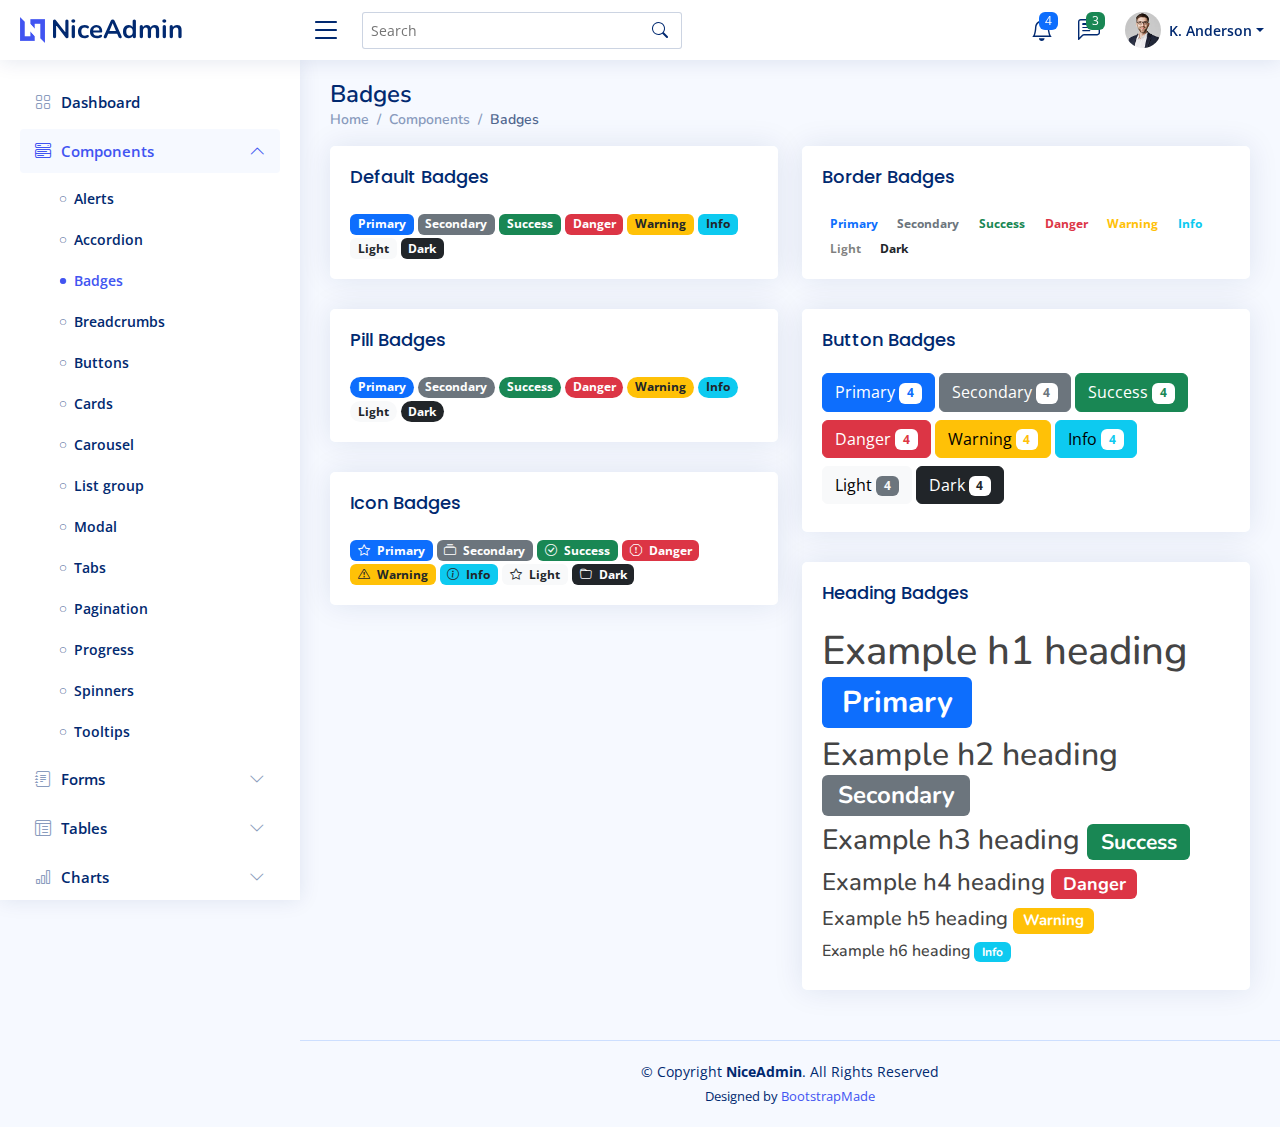
<file: WEB PROGRAMLAMA/Content/AdminLayout/components-badges.html>
<!DOCTYPE html>
<html lang="en">

<head>
  <meta charset="utf-8">
  <meta content="width=device-width, initial-scale=1.0" name="viewport">

  <title>Components / Badges - NiceAdmin Bootstrap Template</title>
  <meta content="" name="description">
  <meta content="" name="keywords">

  <!-- Favicons -->
  <link href="assets/img/favicon.png" rel="icon">
  <link href="assets/img/apple-touch-icon.png" rel="apple-touch-icon">

  <!-- Google Fonts -->
  <link href="https://fonts.gstatic.com" rel="preconnect">
  <link href="https://fonts.googleapis.com/css?family=Open+Sans:300,300i,400,400i,600,600i,700,700i|Nunito:300,300i,400,400i,600,600i,700,700i|Poppins:300,300i,400,400i,500,500i,600,600i,700,700i" rel="stylesheet">

  <!-- Vendor CSS Files -->
  <link href="assets/vendor/bootstrap/css/bootstrap.min.css" rel="stylesheet">
  <link href="assets/vendor/bootstrap-icons/bootstrap-icons.css" rel="stylesheet">
  <link href="assets/vendor/boxicons/css/boxicons.min.css" rel="stylesheet">
  <link href="assets/vendor/quill/quill.snow.css" rel="stylesheet">
  <link href="assets/vendor/quill/quill.bubble.css" rel="stylesheet">
  <link href="assets/vendor/remixicon/remixicon.css" rel="stylesheet">
  <link href="assets/vendor/simple-datatables/style.css" rel="stylesheet">

  <!-- Template Main CSS File -->
  <link href="assets/css/style.css" rel="stylesheet">

  <!-- =======================================================
  * Template Name: NiceAdmin - v2.5.0
  * Template URL: https://bootstrapmade.com/nice-admin-bootstrap-admin-html-template/
  * Author: BootstrapMade.com
  * License: https://bootstrapmade.com/license/
  ======================================================== -->
</head>

<body>

  <!-- ======= Header ======= -->
  <header id="header" class="header fixed-top d-flex align-items-center">

    <div class="d-flex align-items-center justify-content-between">
      <a href="index.html" class="logo d-flex align-items-center">
        <img src="assets/img/logo.png" alt="">
        <span class="d-none d-lg-block">NiceAdmin</span>
      </a>
      <i class="bi bi-list toggle-sidebar-btn"></i>
    </div><!-- End Logo -->

    <div class="search-bar">
      <form class="search-form d-flex align-items-center" method="POST" action="#">
        <input type="text" name="query" placeholder="Search" title="Enter search keyword">
        <button type="submit" title="Search"><i class="bi bi-search"></i></button>
      </form>
    </div><!-- End Search Bar -->

    <nav class="header-nav ms-auto">
      <ul class="d-flex align-items-center">

        <li class="nav-item d-block d-lg-none">
          <a class="nav-link nav-icon search-bar-toggle " href="#">
            <i class="bi bi-search"></i>
          </a>
        </li><!-- End Search Icon-->

        <li class="nav-item dropdown">

          <a class="nav-link nav-icon" href="#" data-bs-toggle="dropdown">
            <i class="bi bi-bell"></i>
            <span class="badge bg-primary badge-number">4</span>
          </a><!-- End Notification Icon -->

          <ul class="dropdown-menu dropdown-menu-end dropdown-menu-arrow notifications">
            <li class="dropdown-header">
              You have 4 new notifications
              <a href="#"><span class="badge rounded-pill bg-primary p-2 ms-2">View all</span></a>
            </li>
            <li>
              <hr class="dropdown-divider">
            </li>

            <li class="notification-item">
              <i class="bi bi-exclamation-circle text-warning"></i>
              <div>
                <h4>Lorem Ipsum</h4>
                <p>Quae dolorem earum veritatis oditseno</p>
                <p>30 min. ago</p>
              </div>
            </li>

            <li>
              <hr class="dropdown-divider">
            </li>

            <li class="notification-item">
              <i class="bi bi-x-circle text-danger"></i>
              <div>
                <h4>Atque rerum nesciunt</h4>
                <p>Quae dolorem earum veritatis oditseno</p>
                <p>1 hr. ago</p>
              </div>
            </li>

            <li>
              <hr class="dropdown-divider">
            </li>

            <li class="notification-item">
              <i class="bi bi-check-circle text-success"></i>
              <div>
                <h4>Sit rerum fuga</h4>
                <p>Quae dolorem earum veritatis oditseno</p>
                <p>2 hrs. ago</p>
              </div>
            </li>

            <li>
              <hr class="dropdown-divider">
            </li>

            <li class="notification-item">
              <i class="bi bi-info-circle text-primary"></i>
              <div>
                <h4>Dicta reprehenderit</h4>
                <p>Quae dolorem earum veritatis oditseno</p>
                <p>4 hrs. ago</p>
              </div>
            </li>

            <li>
              <hr class="dropdown-divider">
            </li>
            <li class="dropdown-footer">
              <a href="#">Show all notifications</a>
            </li>

          </ul><!-- End Notification Dropdown Items -->

        </li><!-- End Notification Nav -->

        <li class="nav-item dropdown">

          <a class="nav-link nav-icon" href="#" data-bs-toggle="dropdown">
            <i class="bi bi-chat-left-text"></i>
            <span class="badge bg-success badge-number">3</span>
          </a><!-- End Messages Icon -->

          <ul class="dropdown-menu dropdown-menu-end dropdown-menu-arrow messages">
            <li class="dropdown-header">
              You have 3 new messages
              <a href="#"><span class="badge rounded-pill bg-primary p-2 ms-2">View all</span></a>
            </li>
            <li>
              <hr class="dropdown-divider">
            </li>

            <li class="message-item">
              <a href="#">
                <img src="assets/img/messages-1.jpg" alt="" class="rounded-circle">
                <div>
                  <h4>Maria Hudson</h4>
                  <p>Velit asperiores et ducimus soluta repudiandae labore officia est ut...</p>
                  <p>4 hrs. ago</p>
                </div>
              </a>
            </li>
            <li>
              <hr class="dropdown-divider">
            </li>

            <li class="message-item">
              <a href="#">
                <img src="assets/img/messages-2.jpg" alt="" class="rounded-circle">
                <div>
                  <h4>Anna Nelson</h4>
                  <p>Velit asperiores et ducimus soluta repudiandae labore officia est ut...</p>
                  <p>6 hrs. ago</p>
                </div>
              </a>
            </li>
            <li>
              <hr class="dropdown-divider">
            </li>

            <li class="message-item">
              <a href="#">
                <img src="assets/img/messages-3.jpg" alt="" class="rounded-circle">
                <div>
                  <h4>David Muldon</h4>
                  <p>Velit asperiores et ducimus soluta repudiandae labore officia est ut...</p>
                  <p>8 hrs. ago</p>
                </div>
              </a>
            </li>
            <li>
              <hr class="dropdown-divider">
            </li>

            <li class="dropdown-footer">
              <a href="#">Show all messages</a>
            </li>

          </ul><!-- End Messages Dropdown Items -->

        </li><!-- End Messages Nav -->

        <li class="nav-item dropdown pe-3">

          <a class="nav-link nav-profile d-flex align-items-center pe-0" href="#" data-bs-toggle="dropdown">
            <img src="assets/img/profile-img.jpg" alt="Profile" class="rounded-circle">
            <span class="d-none d-md-block dropdown-toggle ps-2">K. Anderson</span>
          </a><!-- End Profile Iamge Icon -->

          <ul class="dropdown-menu dropdown-menu-end dropdown-menu-arrow profile">
            <li class="dropdown-header">
              <h6>Kevin Anderson</h6>
              <span>Web Designer</span>
            </li>
            <li>
              <hr class="dropdown-divider">
            </li>

            <li>
              <a class="dropdown-item d-flex align-items-center" href="users-profile.html">
                <i class="bi bi-person"></i>
                <span>My Profile</span>
              </a>
            </li>
            <li>
              <hr class="dropdown-divider">
            </li>

            <li>
              <a class="dropdown-item d-flex align-items-center" href="users-profile.html">
                <i class="bi bi-gear"></i>
                <span>Account Settings</span>
              </a>
            </li>
            <li>
              <hr class="dropdown-divider">
            </li>

            <li>
              <a class="dropdown-item d-flex align-items-center" href="pages-faq.html">
                <i class="bi bi-question-circle"></i>
                <span>Need Help?</span>
              </a>
            </li>
            <li>
              <hr class="dropdown-divider">
            </li>

            <li>
              <a class="dropdown-item d-flex align-items-center" href="#">
                <i class="bi bi-box-arrow-right"></i>
                <span>Sign Out</span>
              </a>
            </li>

          </ul><!-- End Profile Dropdown Items -->
        </li><!-- End Profile Nav -->

      </ul>
    </nav><!-- End Icons Navigation -->

  </header><!-- End Header -->

  <!-- ======= Sidebar ======= -->
  <aside id="sidebar" class="sidebar">

    <ul class="sidebar-nav" id="sidebar-nav">

      <li class="nav-item">
        <a class="nav-link collapsed" href="index.html">
          <i class="bi bi-grid"></i>
          <span>Dashboard</span>
        </a>
      </li><!-- End Dashboard Nav -->

      <li class="nav-item">
        <a class="nav-link " data-bs-target="#components-nav" data-bs-toggle="collapse" href="#">
          <i class="bi bi-menu-button-wide"></i><span>Components</span><i class="bi bi-chevron-down ms-auto"></i>
        </a>
        <ul id="components-nav" class="nav-content collapse show" data-bs-parent="#sidebar-nav">
          <li>
            <a href="components-alerts.html">
              <i class="bi bi-circle"></i><span>Alerts</span>
            </a>
          </li>
          <li>
            <a href="components-accordion.html">
              <i class="bi bi-circle"></i><span>Accordion</span>
            </a>
          </li>
          <li>
            <a href="components-badges.html" class="active">
              <i class="bi bi-circle"></i><span>Badges</span>
            </a>
          </li>
          <li>
            <a href="components-breadcrumbs.html">
              <i class="bi bi-circle"></i><span>Breadcrumbs</span>
            </a>
          </li>
          <li>
            <a href="components-buttons.html">
              <i class="bi bi-circle"></i><span>Buttons</span>
            </a>
          </li>
          <li>
            <a href="components-cards.html">
              <i class="bi bi-circle"></i><span>Cards</span>
            </a>
          </li>
          <li>
            <a href="components-carousel.html">
              <i class="bi bi-circle"></i><span>Carousel</span>
            </a>
          </li>
          <li>
            <a href="components-list-group.html">
              <i class="bi bi-circle"></i><span>List group</span>
            </a>
          </li>
          <li>
            <a href="components-modal.html">
              <i class="bi bi-circle"></i><span>Modal</span>
            </a>
          </li>
          <li>
            <a href="components-tabs.html">
              <i class="bi bi-circle"></i><span>Tabs</span>
            </a>
          </li>
          <li>
            <a href="components-pagination.html">
              <i class="bi bi-circle"></i><span>Pagination</span>
            </a>
          </li>
          <li>
            <a href="components-progress.html">
              <i class="bi bi-circle"></i><span>Progress</span>
            </a>
          </li>
          <li>
            <a href="components-spinners.html">
              <i class="bi bi-circle"></i><span>Spinners</span>
            </a>
          </li>
          <li>
            <a href="components-tooltips.html">
              <i class="bi bi-circle"></i><span>Tooltips</span>
            </a>
          </li>
        </ul>
      </li><!-- End Components Nav -->

      <li class="nav-item">
        <a class="nav-link collapsed" data-bs-target="#forms-nav" data-bs-toggle="collapse" href="#">
          <i class="bi bi-journal-text"></i><span>Forms</span><i class="bi bi-chevron-down ms-auto"></i>
        </a>
        <ul id="forms-nav" class="nav-content collapse " data-bs-parent="#sidebar-nav">
          <li>
            <a href="forms-elements.html">
              <i class="bi bi-circle"></i><span>Form Elements</span>
            </a>
          </li>
          <li>
            <a href="forms-layouts.html">
              <i class="bi bi-circle"></i><span>Form Layouts</span>
            </a>
          </li>
          <li>
            <a href="forms-editors.html">
              <i class="bi bi-circle"></i><span>Form Editors</span>
            </a>
          </li>
          <li>
            <a href="forms-validation.html">
              <i class="bi bi-circle"></i><span>Form Validation</span>
            </a>
          </li>
        </ul>
      </li><!-- End Forms Nav -->

      <li class="nav-item">
        <a class="nav-link collapsed" data-bs-target="#tables-nav" data-bs-toggle="collapse" href="#">
          <i class="bi bi-layout-text-window-reverse"></i><span>Tables</span><i class="bi bi-chevron-down ms-auto"></i>
        </a>
        <ul id="tables-nav" class="nav-content collapse " data-bs-parent="#sidebar-nav">
          <li>
            <a href="tables-general.html">
              <i class="bi bi-circle"></i><span>General Tables</span>
            </a>
          </li>
          <li>
            <a href="tables-data.html">
              <i class="bi bi-circle"></i><span>Data Tables</span>
            </a>
          </li>
        </ul>
      </li><!-- End Tables Nav -->

      <li class="nav-item">
        <a class="nav-link collapsed" data-bs-target="#charts-nav" data-bs-toggle="collapse" href="#">
          <i class="bi bi-bar-chart"></i><span>Charts</span><i class="bi bi-chevron-down ms-auto"></i>
        </a>
        <ul id="charts-nav" class="nav-content collapse " data-bs-parent="#sidebar-nav">
          <li>
            <a href="charts-chartjs.html">
              <i class="bi bi-circle"></i><span>Chart.js</span>
            </a>
          </li>
          <li>
            <a href="charts-apexcharts.html">
              <i class="bi bi-circle"></i><span>ApexCharts</span>
            </a>
          </li>
          <li>
            <a href="charts-echarts.html">
              <i class="bi bi-circle"></i><span>ECharts</span>
            </a>
          </li>
        </ul>
      </li><!-- End Charts Nav -->

      <li class="nav-item">
        <a class="nav-link collapsed" data-bs-target="#icons-nav" data-bs-toggle="collapse" href="#">
          <i class="bi bi-gem"></i><span>Icons</span><i class="bi bi-chevron-down ms-auto"></i>
        </a>
        <ul id="icons-nav" class="nav-content collapse " data-bs-parent="#sidebar-nav">
          <li>
            <a href="icons-bootstrap.html">
              <i class="bi bi-circle"></i><span>Bootstrap Icons</span>
            </a>
          </li>
          <li>
            <a href="icons-remix.html">
              <i class="bi bi-circle"></i><span>Remix Icons</span>
            </a>
          </li>
          <li>
            <a href="icons-boxicons.html">
              <i class="bi bi-circle"></i><span>Boxicons</span>
            </a>
          </li>
        </ul>
      </li><!-- End Icons Nav -->

      <li class="nav-heading">Pages</li>

      <li class="nav-item">
        <a class="nav-link collapsed" href="users-profile.html">
          <i class="bi bi-person"></i>
          <span>Profile</span>
        </a>
      </li><!-- End Profile Page Nav -->

      <li class="nav-item">
        <a class="nav-link collapsed" href="pages-faq.html">
          <i class="bi bi-question-circle"></i>
          <span>F.A.Q</span>
        </a>
      </li><!-- End F.A.Q Page Nav -->

      <li class="nav-item">
        <a class="nav-link collapsed" href="pages-contact.html">
          <i class="bi bi-envelope"></i>
          <span>Contact</span>
        </a>
      </li><!-- End Contact Page Nav -->

      <li class="nav-item">
        <a class="nav-link collapsed" href="pages-register.html">
          <i class="bi bi-card-list"></i>
          <span>Register</span>
        </a>
      </li><!-- End Register Page Nav -->

      <li class="nav-item">
        <a class="nav-link collapsed" href="pages-login.html">
          <i class="bi bi-box-arrow-in-right"></i>
          <span>Login</span>
        </a>
      </li><!-- End Login Page Nav -->

      <li class="nav-item">
        <a class="nav-link collapsed" href="pages-error-404.html">
          <i class="bi bi-dash-circle"></i>
          <span>Error 404</span>
        </a>
      </li><!-- End Error 404 Page Nav -->

      <li class="nav-item">
        <a class="nav-link collapsed" href="pages-blank.html">
          <i class="bi bi-file-earmark"></i>
          <span>Blank</span>
        </a>
      </li><!-- End Blank Page Nav -->

    </ul>

  </aside><!-- End Sidebar-->

  <main id="main" class="main">

    <div class="pagetitle">
      <h1>Badges</h1>
      <nav>
        <ol class="breadcrumb">
          <li class="breadcrumb-item"><a href="index.html">Home</a></li>
          <li class="breadcrumb-item">Components</li>
          <li class="breadcrumb-item active">Badges</li>
        </ol>
      </nav>
    </div><!-- End Page Title -->

    <section class="section">
      <div class="row">

        <div class="col-lg-6">

          <div class="card">
            <div class="card-body">
              <h5 class="card-title">Default Badges</h5>

              <span class="badge bg-primary">Primary</span>
              <span class="badge bg-secondary">Secondary</span>
              <span class="badge bg-success">Success</span>
              <span class="badge bg-danger">Danger</span>
              <span class="badge bg-warning text-dark">Warning</span>
              <span class="badge bg-info text-dark">Info</span>
              <span class="badge bg-light text-dark">Light</span>
              <span class="badge bg-dark">Dark</span>
            </div>
          </div><!-- End Default Badges -->

          <div class="card">
            <div class="card-body">
              <h5 class="card-title">Pill Badges</h5>
              <span class="badge rounded-pill bg-primary">Primary</span>
              <span class="badge rounded-pill bg-secondary">Secondary</span>
              <span class="badge rounded-pill bg-success">Success</span>
              <span class="badge rounded-pill bg-danger">Danger</span>
              <span class="badge rounded-pill bg-warning text-dark">Warning</span>
              <span class="badge rounded-pill bg-info text-dark">Info</span>
              <span class="badge rounded-pill bg-light text-dark">Light</span>
              <span class="badge rounded-pill bg-dark">Dark</span>
            </div>
          </div><!-- End Pill Badges -->

          <div class="card">
            <div class="card-body">
              <h5 class="card-title">Icon Badges</h5>
              <span class="badge bg-primary"><i class="bi bi-star me-1"></i> Primary</span>
              <span class="badge bg-secondary"><i class="bi bi-collection me-1"></i> Secondary</span>
              <span class="badge bg-success"><i class="bi bi-check-circle me-1"></i> Success</span>
              <span class="badge bg-danger"><i class="bi bi-exclamation-octagon me-1"></i> Danger</span>
              <span class="badge bg-warning text-dark"><i class="bi bi-exclamation-triangle me-1"></i> Warning</span>
              <span class="badge bg-info text-dark"><i class="bi bi-info-circle me-1"></i> Info</span>
              <span class="badge bg-light text-dark"><i class="bi bi-star me-1"></i> Light</span>
              <span class="badge bg-dark"><i class="bi bi-folder me-1"></i> Dark</span>
            </div>
          </div><!-- End Icon Badges -->

        </div>

        <div class="col-lg-6">

          <div class="card">
            <div class="card-body">
              <h5 class="card-title">Border Badges</h5>
              <span class="badge border-primary border-1 text-primary">Primary</span>
              <span class="badge border-secondary border-1 text-secondary">Secondary</span>
              <span class="badge border-success border-1 text-success">Success</span>
              <span class="badge border-danger border-1 text-danger">Danger</span>
              <span class="badge border-warning border-1 text-warning">Warning</span>
              <span class="badge border-info border-1 text-info">Info</span>
              <span class="badge border-light border-1 text-black-50">Light</span>
              <span class="badge border-dark border-1 text-dark">Dark</span>
            </div>
          </div><!-- End Border Badges -->

          <div class="card">
            <div class="card-body">
              <h5 class="card-title">Button Badges</h5>

              <button type="button" class="btn btn-primary mb-2">
                Primary <span class="badge bg-white text-primary">4</span>
              </button>
              <button type="button" class="btn btn-secondary mb-2">
                Secondary <span class="badge bg-white text-secondary">4</span>
              </button>
              <button type="button" class="btn btn-success mb-2">
                Success <span class="badge bg-white text-success">4</span>
              </button>
              <button type="button" class="btn btn-danger mb-2">
                Danger <span class="badge bg-white text-danger">4</span>
              </button>
              <button type="button" class="btn btn-warning mb-2">
                Warning <span class="badge bg-white text-warning">4</span>
              </button>
              <button type="button" class="btn btn-info mb-2">
                Info <span class="badge bg-white text-info">4</span>
              </button>
              <button type="button" class="btn btn-light mb-2">
                Light <span class="badge bg-secondary text-light">4</span>
              </button>
              <button type="button" class="btn btn-dark mb-2">
                Dark <span class="badge bg-white text-dark">4</span>
              </button>
            </div>
          </div><!-- End Button Badges -->

          <div class="card">
            <div class="card-body">
              <h5 class="card-title">Heading Badges</h5>

              <h1>Example h1 heading <span class="badge bg-primary">Primary</span></h1>
              <h2>Example h2 heading <span class="badge bg-secondary">Secondary</span></h2>
              <h3>Example h3 heading <span class="badge bg-success">Success</span></h3>
              <h4>Example h4 heading <span class="badge bg-danger">Danger</span></h4>
              <h5>Example h5 heading <span class="badge bg-warning">Warning</span></h5>
              <h6>Example h6 heading <span class="badge bg-info">Info</span></h6>
            </div>
          </div><!-- End Heading Badges -->

        </div>

      </div>
    </section>

  </main><!-- End #main -->

  <!-- ======= Footer ======= -->
  <footer id="footer" class="footer">
    <div class="copyright">
      &copy; Copyright <strong><span>NiceAdmin</span></strong>. All Rights Reserved
    </div>
    <div class="credits">
      <!-- All the links in the footer should remain intact. -->
      <!-- You can delete the links only if you purchased the pro version. -->
      <!-- Licensing information: https://bootstrapmade.com/license/ -->
      <!-- Purchase the pro version with working PHP/AJAX contact form: https://bootstrapmade.com/nice-admin-bootstrap-admin-html-template/ -->
      Designed by <a href="https://bootstrapmade.com/">BootstrapMade</a>
    </div>
  </footer><!-- End Footer -->

  <a href="#" class="back-to-top d-flex align-items-center justify-content-center"><i class="bi bi-arrow-up-short"></i></a>

  <!-- Vendor JS Files -->
  <script src="assets/vendor/apexcharts/apexcharts.min.js"></script>
  <script src="assets/vendor/bootstrap/js/bootstrap.bundle.min.js"></script>
  <script src="assets/vendor/chart.js/chart.umd.js"></script>
  <script src="assets/vendor/echarts/echarts.min.js"></script>
  <script src="assets/vendor/quill/quill.min.js"></script>
  <script src="assets/vendor/simple-datatables/simple-datatables.js"></script>
  <script src="assets/vendor/tinymce/tinymce.min.js"></script>
  <script src="assets/vendor/php-email-form/validate.js"></script>

  <!-- Template Main JS File -->
  <script src="assets/js/main.js"></script>

</body>

</html>
</file>
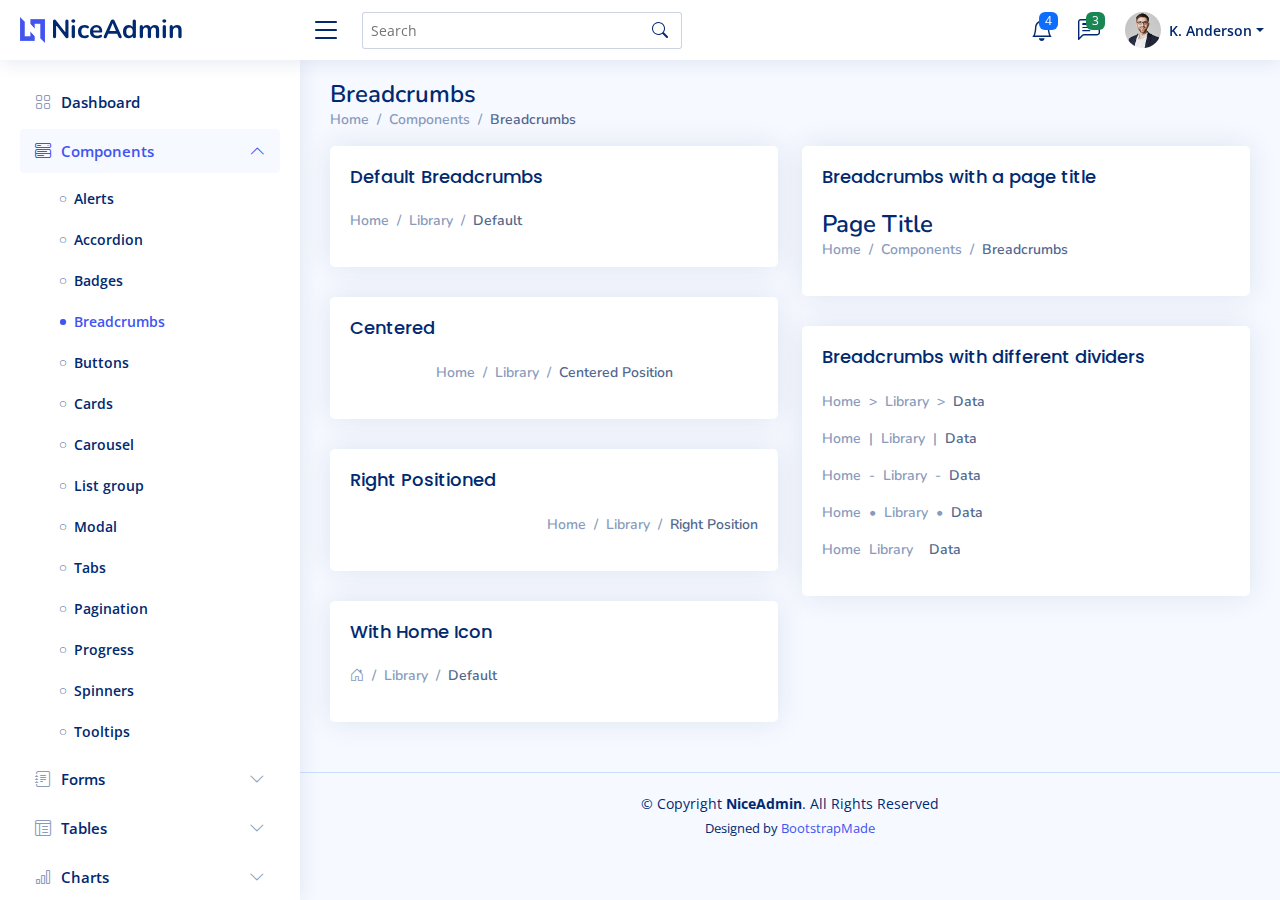
<file: WEB PROGRAMLAMA/Content/AdminLayout/components-breadcrumbs.html>
<!DOCTYPE html>
<html lang="en">

<head>
  <meta charset="utf-8">
  <meta content="width=device-width, initial-scale=1.0" name="viewport">

  <title>Components / Breadcrumbs - NiceAdmin Bootstrap Template</title>
  <meta content="" name="description">
  <meta content="" name="keywords">

  <!-- Favicons -->
  <link href="assets/img/favicon.png" rel="icon">
  <link href="assets/img/apple-touch-icon.png" rel="apple-touch-icon">

  <!-- Google Fonts -->
  <link href="https://fonts.gstatic.com" rel="preconnect">
  <link href="https://fonts.googleapis.com/css?family=Open+Sans:300,300i,400,400i,600,600i,700,700i|Nunito:300,300i,400,400i,600,600i,700,700i|Poppins:300,300i,400,400i,500,500i,600,600i,700,700i" rel="stylesheet">

  <!-- Vendor CSS Files -->
  <link href="assets/vendor/bootstrap/css/bootstrap.min.css" rel="stylesheet">
  <link href="assets/vendor/bootstrap-icons/bootstrap-icons.css" rel="stylesheet">
  <link href="assets/vendor/boxicons/css/boxicons.min.css" rel="stylesheet">
  <link href="assets/vendor/quill/quill.snow.css" rel="stylesheet">
  <link href="assets/vendor/quill/quill.bubble.css" rel="stylesheet">
  <link href="assets/vendor/remixicon/remixicon.css" rel="stylesheet">
  <link href="assets/vendor/simple-datatables/style.css" rel="stylesheet">

  <!-- Template Main CSS File -->
  <link href="assets/css/style.css" rel="stylesheet">

  <!-- =======================================================
  * Template Name: NiceAdmin - v2.5.0
  * Template URL: https://bootstrapmade.com/nice-admin-bootstrap-admin-html-template/
  * Author: BootstrapMade.com
  * License: https://bootstrapmade.com/license/
  ======================================================== -->
</head>

<body>

  <!-- ======= Header ======= -->
  <header id="header" class="header fixed-top d-flex align-items-center">

    <div class="d-flex align-items-center justify-content-between">
      <a href="index.html" class="logo d-flex align-items-center">
        <img src="assets/img/logo.png" alt="">
        <span class="d-none d-lg-block">NiceAdmin</span>
      </a>
      <i class="bi bi-list toggle-sidebar-btn"></i>
    </div><!-- End Logo -->

    <div class="search-bar">
      <form class="search-form d-flex align-items-center" method="POST" action="#">
        <input type="text" name="query" placeholder="Search" title="Enter search keyword">
        <button type="submit" title="Search"><i class="bi bi-search"></i></button>
      </form>
    </div><!-- End Search Bar -->

    <nav class="header-nav ms-auto">
      <ul class="d-flex align-items-center">

        <li class="nav-item d-block d-lg-none">
          <a class="nav-link nav-icon search-bar-toggle " href="#">
            <i class="bi bi-search"></i>
          </a>
        </li><!-- End Search Icon-->

        <li class="nav-item dropdown">

          <a class="nav-link nav-icon" href="#" data-bs-toggle="dropdown">
            <i class="bi bi-bell"></i>
            <span class="badge bg-primary badge-number">4</span>
          </a><!-- End Notification Icon -->

          <ul class="dropdown-menu dropdown-menu-end dropdown-menu-arrow notifications">
            <li class="dropdown-header">
              You have 4 new notifications
              <a href="#"><span class="badge rounded-pill bg-primary p-2 ms-2">View all</span></a>
            </li>
            <li>
              <hr class="dropdown-divider">
            </li>

            <li class="notification-item">
              <i class="bi bi-exclamation-circle text-warning"></i>
              <div>
                <h4>Lorem Ipsum</h4>
                <p>Quae dolorem earum veritatis oditseno</p>
                <p>30 min. ago</p>
              </div>
            </li>

            <li>
              <hr class="dropdown-divider">
            </li>

            <li class="notification-item">
              <i class="bi bi-x-circle text-danger"></i>
              <div>
                <h4>Atque rerum nesciunt</h4>
                <p>Quae dolorem earum veritatis oditseno</p>
                <p>1 hr. ago</p>
              </div>
            </li>

            <li>
              <hr class="dropdown-divider">
            </li>

            <li class="notification-item">
              <i class="bi bi-check-circle text-success"></i>
              <div>
                <h4>Sit rerum fuga</h4>
                <p>Quae dolorem earum veritatis oditseno</p>
                <p>2 hrs. ago</p>
              </div>
            </li>

            <li>
              <hr class="dropdown-divider">
            </li>

            <li class="notification-item">
              <i class="bi bi-info-circle text-primary"></i>
              <div>
                <h4>Dicta reprehenderit</h4>
                <p>Quae dolorem earum veritatis oditseno</p>
                <p>4 hrs. ago</p>
              </div>
            </li>

            <li>
              <hr class="dropdown-divider">
            </li>
            <li class="dropdown-footer">
              <a href="#">Show all notifications</a>
            </li>

          </ul><!-- End Notification Dropdown Items -->

        </li><!-- End Notification Nav -->

        <li class="nav-item dropdown">

          <a class="nav-link nav-icon" href="#" data-bs-toggle="dropdown">
            <i class="bi bi-chat-left-text"></i>
            <span class="badge bg-success badge-number">3</span>
          </a><!-- End Messages Icon -->

          <ul class="dropdown-menu dropdown-menu-end dropdown-menu-arrow messages">
            <li class="dropdown-header">
              You have 3 new messages
              <a href="#"><span class="badge rounded-pill bg-primary p-2 ms-2">View all</span></a>
            </li>
            <li>
              <hr class="dropdown-divider">
            </li>

            <li class="message-item">
              <a href="#">
                <img src="assets/img/messages-1.jpg" alt="" class="rounded-circle">
                <div>
                  <h4>Maria Hudson</h4>
                  <p>Velit asperiores et ducimus soluta repudiandae labore officia est ut...</p>
                  <p>4 hrs. ago</p>
                </div>
              </a>
            </li>
            <li>
              <hr class="dropdown-divider">
            </li>

            <li class="message-item">
              <a href="#">
                <img src="assets/img/messages-2.jpg" alt="" class="rounded-circle">
                <div>
                  <h4>Anna Nelson</h4>
                  <p>Velit asperiores et ducimus soluta repudiandae labore officia est ut...</p>
                  <p>6 hrs. ago</p>
                </div>
              </a>
            </li>
            <li>
              <hr class="dropdown-divider">
            </li>

            <li class="message-item">
              <a href="#">
                <img src="assets/img/messages-3.jpg" alt="" class="rounded-circle">
                <div>
                  <h4>David Muldon</h4>
                  <p>Velit asperiores et ducimus soluta repudiandae labore officia est ut...</p>
                  <p>8 hrs. ago</p>
                </div>
              </a>
            </li>
            <li>
              <hr class="dropdown-divider">
            </li>

            <li class="dropdown-footer">
              <a href="#">Show all messages</a>
            </li>

          </ul><!-- End Messages Dropdown Items -->

        </li><!-- End Messages Nav -->

        <li class="nav-item dropdown pe-3">

          <a class="nav-link nav-profile d-flex align-items-center pe-0" href="#" data-bs-toggle="dropdown">
            <img src="assets/img/profile-img.jpg" alt="Profile" class="rounded-circle">
            <span class="d-none d-md-block dropdown-toggle ps-2">K. Anderson</span>
          </a><!-- End Profile Iamge Icon -->

          <ul class="dropdown-menu dropdown-menu-end dropdown-menu-arrow profile">
            <li class="dropdown-header">
              <h6>Kevin Anderson</h6>
              <span>Web Designer</span>
            </li>
            <li>
              <hr class="dropdown-divider">
            </li>

            <li>
              <a class="dropdown-item d-flex align-items-center" href="users-profile.html">
                <i class="bi bi-person"></i>
                <span>My Profile</span>
              </a>
            </li>
            <li>
              <hr class="dropdown-divider">
            </li>

            <li>
              <a class="dropdown-item d-flex align-items-center" href="users-profile.html">
                <i class="bi bi-gear"></i>
                <span>Account Settings</span>
              </a>
            </li>
            <li>
              <hr class="dropdown-divider">
            </li>

            <li>
              <a class="dropdown-item d-flex align-items-center" href="pages-faq.html">
                <i class="bi bi-question-circle"></i>
                <span>Need Help?</span>
              </a>
            </li>
            <li>
              <hr class="dropdown-divider">
            </li>

            <li>
              <a class="dropdown-item d-flex align-items-center" href="#">
                <i class="bi bi-box-arrow-right"></i>
                <span>Sign Out</span>
              </a>
            </li>

          </ul><!-- End Profile Dropdown Items -->
        </li><!-- End Profile Nav -->

      </ul>
    </nav><!-- End Icons Navigation -->

  </header><!-- End Header -->

  <!-- ======= Sidebar ======= -->
  <aside id="sidebar" class="sidebar">

    <ul class="sidebar-nav" id="sidebar-nav">

      <li class="nav-item">
        <a class="nav-link collapsed" href="index.html">
          <i class="bi bi-grid"></i>
          <span>Dashboard</span>
        </a>
      </li><!-- End Dashboard Nav -->

      <li class="nav-item">
        <a class="nav-link " data-bs-target="#components-nav" data-bs-toggle="collapse" href="#">
          <i class="bi bi-menu-button-wide"></i><span>Components</span><i class="bi bi-chevron-down ms-auto"></i>
        </a>
        <ul id="components-nav" class="nav-content collapse show" data-bs-parent="#sidebar-nav">
          <li>
            <a href="components-alerts.html">
              <i class="bi bi-circle"></i><span>Alerts</span>
            </a>
          </li>
          <li>
            <a href="components-accordion.html">
              <i class="bi bi-circle"></i><span>Accordion</span>
            </a>
          </li>
          <li>
            <a href="components-badges.html">
              <i class="bi bi-circle"></i><span>Badges</span>
            </a>
          </li>
          <li>
            <a href="components-breadcrumbs.html" class="active">
              <i class="bi bi-circle"></i><span>Breadcrumbs</span>
            </a>
          </li>
          <li>
            <a href="components-buttons.html">
              <i class="bi bi-circle"></i><span>Buttons</span>
            </a>
          </li>
          <li>
            <a href="components-cards.html">
              <i class="bi bi-circle"></i><span>Cards</span>
            </a>
          </li>
          <li>
            <a href="components-carousel.html">
              <i class="bi bi-circle"></i><span>Carousel</span>
            </a>
          </li>
          <li>
            <a href="components-list-group.html">
              <i class="bi bi-circle"></i><span>List group</span>
            </a>
          </li>
          <li>
            <a href="components-modal.html">
              <i class="bi bi-circle"></i><span>Modal</span>
            </a>
          </li>
          <li>
            <a href="components-tabs.html">
              <i class="bi bi-circle"></i><span>Tabs</span>
            </a>
          </li>
          <li>
            <a href="components-pagination.html">
              <i class="bi bi-circle"></i><span>Pagination</span>
            </a>
          </li>
          <li>
            <a href="components-progress.html">
              <i class="bi bi-circle"></i><span>Progress</span>
            </a>
          </li>
          <li>
            <a href="components-spinners.html">
              <i class="bi bi-circle"></i><span>Spinners</span>
            </a>
          </li>
          <li>
            <a href="components-tooltips.html">
              <i class="bi bi-circle"></i><span>Tooltips</span>
            </a>
          </li>
        </ul>
      </li><!-- End Components Nav -->

      <li class="nav-item">
        <a class="nav-link collapsed" data-bs-target="#forms-nav" data-bs-toggle="collapse" href="#">
          <i class="bi bi-journal-text"></i><span>Forms</span><i class="bi bi-chevron-down ms-auto"></i>
        </a>
        <ul id="forms-nav" class="nav-content collapse " data-bs-parent="#sidebar-nav">
          <li>
            <a href="forms-elements.html">
              <i class="bi bi-circle"></i><span>Form Elements</span>
            </a>
          </li>
          <li>
            <a href="forms-layouts.html">
              <i class="bi bi-circle"></i><span>Form Layouts</span>
            </a>
          </li>
          <li>
            <a href="forms-editors.html">
              <i class="bi bi-circle"></i><span>Form Editors</span>
            </a>
          </li>
          <li>
            <a href="forms-validation.html">
              <i class="bi bi-circle"></i><span>Form Validation</span>
            </a>
          </li>
        </ul>
      </li><!-- End Forms Nav -->

      <li class="nav-item">
        <a class="nav-link collapsed" data-bs-target="#tables-nav" data-bs-toggle="collapse" href="#">
          <i class="bi bi-layout-text-window-reverse"></i><span>Tables</span><i class="bi bi-chevron-down ms-auto"></i>
        </a>
        <ul id="tables-nav" class="nav-content collapse " data-bs-parent="#sidebar-nav">
          <li>
            <a href="tables-general.html">
              <i class="bi bi-circle"></i><span>General Tables</span>
            </a>
          </li>
          <li>
            <a href="tables-data.html">
              <i class="bi bi-circle"></i><span>Data Tables</span>
            </a>
          </li>
        </ul>
      </li><!-- End Tables Nav -->

      <li class="nav-item">
        <a class="nav-link collapsed" data-bs-target="#charts-nav" data-bs-toggle="collapse" href="#">
          <i class="bi bi-bar-chart"></i><span>Charts</span><i class="bi bi-chevron-down ms-auto"></i>
        </a>
        <ul id="charts-nav" class="nav-content collapse " data-bs-parent="#sidebar-nav">
          <li>
            <a href="charts-chartjs.html">
              <i class="bi bi-circle"></i><span>Chart.js</span>
            </a>
          </li>
          <li>
            <a href="charts-apexcharts.html">
              <i class="bi bi-circle"></i><span>ApexCharts</span>
            </a>
          </li>
          <li>
            <a href="charts-echarts.html">
              <i class="bi bi-circle"></i><span>ECharts</span>
            </a>
          </li>
        </ul>
      </li><!-- End Charts Nav -->

      <li class="nav-item">
        <a class="nav-link collapsed" data-bs-target="#icons-nav" data-bs-toggle="collapse" href="#">
          <i class="bi bi-gem"></i><span>Icons</span><i class="bi bi-chevron-down ms-auto"></i>
        </a>
        <ul id="icons-nav" class="nav-content collapse " data-bs-parent="#sidebar-nav">
          <li>
            <a href="icons-bootstrap.html">
              <i class="bi bi-circle"></i><span>Bootstrap Icons</span>
            </a>
          </li>
          <li>
            <a href="icons-remix.html">
              <i class="bi bi-circle"></i><span>Remix Icons</span>
            </a>
          </li>
          <li>
            <a href="icons-boxicons.html">
              <i class="bi bi-circle"></i><span>Boxicons</span>
            </a>
          </li>
        </ul>
      </li><!-- End Icons Nav -->

      <li class="nav-heading">Pages</li>

      <li class="nav-item">
        <a class="nav-link collapsed" href="users-profile.html">
          <i class="bi bi-person"></i>
          <span>Profile</span>
        </a>
      </li><!-- End Profile Page Nav -->

      <li class="nav-item">
        <a class="nav-link collapsed" href="pages-faq.html">
          <i class="bi bi-question-circle"></i>
          <span>F.A.Q</span>
        </a>
      </li><!-- End F.A.Q Page Nav -->

      <li class="nav-item">
        <a class="nav-link collapsed" href="pages-contact.html">
          <i class="bi bi-envelope"></i>
          <span>Contact</span>
        </a>
      </li><!-- End Contact Page Nav -->

      <li class="nav-item">
        <a class="nav-link collapsed" href="pages-register.html">
          <i class="bi bi-card-list"></i>
          <span>Register</span>
        </a>
      </li><!-- End Register Page Nav -->

      <li class="nav-item">
        <a class="nav-link collapsed" href="pages-login.html">
          <i class="bi bi-box-arrow-in-right"></i>
          <span>Login</span>
        </a>
      </li><!-- End Login Page Nav -->

      <li class="nav-item">
        <a class="nav-link collapsed" href="pages-error-404.html">
          <i class="bi bi-dash-circle"></i>
          <span>Error 404</span>
        </a>
      </li><!-- End Error 404 Page Nav -->

      <li class="nav-item">
        <a class="nav-link collapsed" href="pages-blank.html">
          <i class="bi bi-file-earmark"></i>
          <span>Blank</span>
        </a>
      </li><!-- End Blank Page Nav -->

    </ul>

  </aside><!-- End Sidebar-->

  <main id="main" class="main">

    <div class="pagetitle">
      <h1>Breadcrumbs</h1>
      <nav>
        <ol class="breadcrumb">
          <li class="breadcrumb-item"><a href="index.html">Home</a></li>
          <li class="breadcrumb-item">Components</li>
          <li class="breadcrumb-item active">Breadcrumbs</li>
        </ol>
      </nav>
    </div><!-- End Page Title -->

    <section class="section">
      <div class="row">
        <div class="col-lg-6">

          <div class="card">
            <div class="card-body">
              <h5 class="card-title">Default Breadcrumbs</h5>

              <nav>
                <ol class="breadcrumb">
                  <li class="breadcrumb-item"><a href="index.html">Home</a></li>
                  <li class="breadcrumb-item"><a href="#">Library</a></li>
                  <li class="breadcrumb-item active">Default</li>
                </ol>
              </nav>
            </div>
          </div>

          <div class="card">
            <div class="card-body">
              <h5 class="card-title">Centered</h5>

              <nav class="d-flex justify-content-center">
                <ol class="breadcrumb">
                  <li class="breadcrumb-item"><a href="index.html">Home</a></li>
                  <li class="breadcrumb-item"><a href="#">Library</a></li>
                  <li class="breadcrumb-item active">Centered Position</li>
                </ol>
              </nav>
            </div>
          </div>

          <div class="card">
            <div class="card-body">
              <h5 class="card-title">Right Positioned</h5>

              <nav class="d-flex justify-content-end">
                <ol class="breadcrumb">
                  <li class="breadcrumb-item"><a href="index.html">Home</a></li>
                  <li class="breadcrumb-item"><a href="#">Library</a></li>
                  <li class="breadcrumb-item active">Right Position</li>
                </ol>
              </nav>
            </div>
          </div>

          <div class="card">
            <div class="card-body">
              <h5 class="card-title">With Home Icon</h5>

              <nav>
                <ol class="breadcrumb">
                  <li class="breadcrumb-item"><a href="index.html"><i class="bi bi-house-door"></i></a></li>
                  <li class="breadcrumb-item"><a href="#">Library</a></li>
                  <li class="breadcrumb-item active">Default</li>
                </ol>
              </nav>
            </div>
          </div>

        </div>

        <div class="col-lg-6">

          <div class="card">
            <div class="card-body">
              <h5 class="card-title">Breadcrumbs with a page title</h5>

              <div class="pagetitle">
                <h1>Page Title</h1>
                <nav>
                  <ol class="breadcrumb">
                    <li class="breadcrumb-item"><a href="index.html">Home</a></li>
                    <li class="breadcrumb-item">Components</li>
                    <li class="breadcrumb-item active">Breadcrumbs</li>
                  </ol>
                </nav>
              </div><!-- End Breadcrumbs with a page title -->

            </div>
          </div>

          <div class="card">
            <div class="card-body">
              <h5 class="card-title">Breadcrumbs with different dividers</h5>

              <nav style="--bs-breadcrumb-divider: '>';">
                <ol class="breadcrumb">
                  <li class="breadcrumb-item"><a href="index.html">Home</a></li>
                  <li class="breadcrumb-item"><a href="#">Library</a></li>
                  <li class="breadcrumb-item active">Data</li>
                </ol>
              </nav>

              <nav style="--bs-breadcrumb-divider: '|';">
                <ol class="breadcrumb">
                  <li class="breadcrumb-item"><a href="index.html">Home</a></li>
                  <li class="breadcrumb-item"><a href="#">Library</a></li>
                  <li class="breadcrumb-item active">Data</li>
                </ol>
              </nav>

              <nav style="--bs-breadcrumb-divider: '-';">
                <ol class="breadcrumb">
                  <li class="breadcrumb-item"><a href="index.html">Home</a></li>
                  <li class="breadcrumb-item"><a href="#">Library</a></li>
                  <li class="breadcrumb-item active">Data</li>
                </ol>
              </nav>

              <nav style="--bs-breadcrumb-divider: '•';">
                <ol class="breadcrumb">
                  <li class="breadcrumb-item"><a href="index.html">Home</a></li>
                  <li class="breadcrumb-item"><a href="#">Library</a></li>
                  <li class="breadcrumb-item active">Data</li>
                </ol>
              </nav>

              <nav style="--bs-breadcrumb-divider: '';">
                <ol class="breadcrumb">
                  <li class="breadcrumb-item"><a href="index.html">Home</a></li>
                  <li class="breadcrumb-item"><a href="#">Library</a></li>
                  <li class="breadcrumb-item active">Data</li>
                </ol>
              </nav>

            </div>
          </div>

        </div>
      </div>
    </section>

  </main><!-- End #main -->

  <!-- ======= Footer ======= -->
  <footer id="footer" class="footer">
    <div class="copyright">
      &copy; Copyright <strong><span>NiceAdmin</span></strong>. All Rights Reserved
    </div>
    <div class="credits">
      <!-- All the links in the footer should remain intact. -->
      <!-- You can delete the links only if you purchased the pro version. -->
      <!-- Licensing information: https://bootstrapmade.com/license/ -->
      <!-- Purchase the pro version with working PHP/AJAX contact form: https://bootstrapmade.com/nice-admin-bootstrap-admin-html-template/ -->
      Designed by <a href="https://bootstrapmade.com/">BootstrapMade</a>
    </div>
  </footer><!-- End Footer -->

  <a href="#" class="back-to-top d-flex align-items-center justify-content-center"><i class="bi bi-arrow-up-short"></i></a>

  <!-- Vendor JS Files -->
  <script src="assets/vendor/apexcharts/apexcharts.min.js"></script>
  <script src="assets/vendor/bootstrap/js/bootstrap.bundle.min.js"></script>
  <script src="assets/vendor/chart.js/chart.umd.js"></script>
  <script src="assets/vendor/echarts/echarts.min.js"></script>
  <script src="assets/vendor/quill/quill.min.js"></script>
  <script src="assets/vendor/simple-datatables/simple-datatables.js"></script>
  <script src="assets/vendor/tinymce/tinymce.min.js"></script>
  <script src="assets/vendor/php-email-form/validate.js"></script>

  <!-- Template Main JS File -->
  <script src="assets/js/main.js"></script>

</body>

</html>
</file>
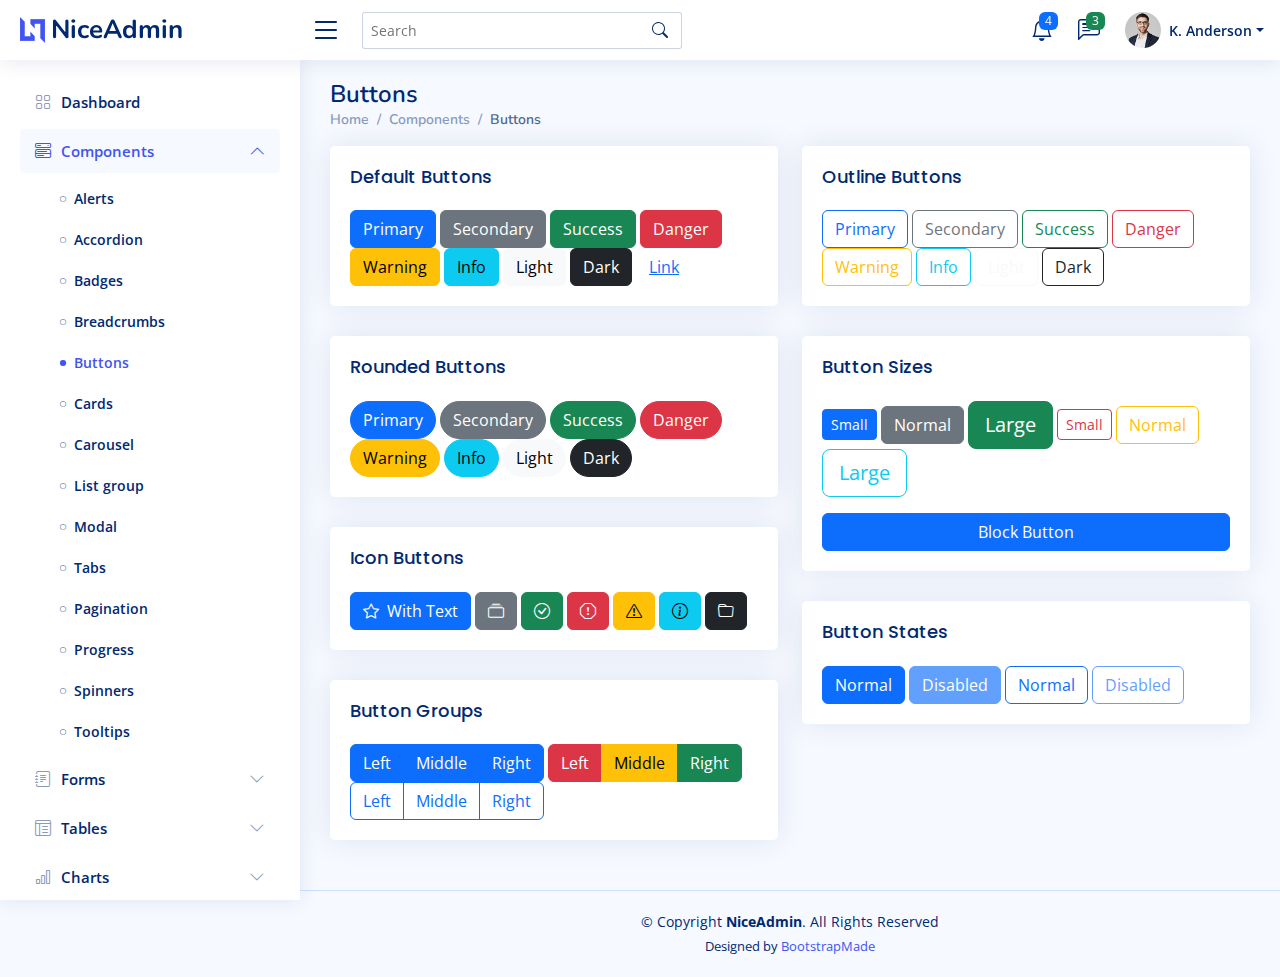
<file: WEB PROGRAMLAMA/Content/AdminLayout/components-buttons.html>
<!DOCTYPE html>
<html lang="en">

<head>
  <meta charset="utf-8">
  <meta content="width=device-width, initial-scale=1.0" name="viewport">

  <title>Components / Buttons - NiceAdmin Bootstrap Template</title>
  <meta content="" name="description">
  <meta content="" name="keywords">

  <!-- Favicons -->
  <link href="assets/img/favicon.png" rel="icon">
  <link href="assets/img/apple-touch-icon.png" rel="apple-touch-icon">

  <!-- Google Fonts -->
  <link href="https://fonts.gstatic.com" rel="preconnect">
  <link href="https://fonts.googleapis.com/css?family=Open+Sans:300,300i,400,400i,600,600i,700,700i|Nunito:300,300i,400,400i,600,600i,700,700i|Poppins:300,300i,400,400i,500,500i,600,600i,700,700i" rel="stylesheet">

  <!-- Vendor CSS Files -->
  <link href="assets/vendor/bootstrap/css/bootstrap.min.css" rel="stylesheet">
  <link href="assets/vendor/bootstrap-icons/bootstrap-icons.css" rel="stylesheet">
  <link href="assets/vendor/boxicons/css/boxicons.min.css" rel="stylesheet">
  <link href="assets/vendor/quill/quill.snow.css" rel="stylesheet">
  <link href="assets/vendor/quill/quill.bubble.css" rel="stylesheet">
  <link href="assets/vendor/remixicon/remixicon.css" rel="stylesheet">
  <link href="assets/vendor/simple-datatables/style.css" rel="stylesheet">

  <!-- Template Main CSS File -->
  <link href="assets/css/style.css" rel="stylesheet">

  <!-- =======================================================
  * Template Name: NiceAdmin - v2.5.0
  * Template URL: https://bootstrapmade.com/nice-admin-bootstrap-admin-html-template/
  * Author: BootstrapMade.com
  * License: https://bootstrapmade.com/license/
  ======================================================== -->
</head>

<body>

  <!-- ======= Header ======= -->
  <header id="header" class="header fixed-top d-flex align-items-center">

    <div class="d-flex align-items-center justify-content-between">
      <a href="index.html" class="logo d-flex align-items-center">
        <img src="assets/img/logo.png" alt="">
        <span class="d-none d-lg-block">NiceAdmin</span>
      </a>
      <i class="bi bi-list toggle-sidebar-btn"></i>
    </div><!-- End Logo -->

    <div class="search-bar">
      <form class="search-form d-flex align-items-center" method="POST" action="#">
        <input type="text" name="query" placeholder="Search" title="Enter search keyword">
        <button type="submit" title="Search"><i class="bi bi-search"></i></button>
      </form>
    </div><!-- End Search Bar -->

    <nav class="header-nav ms-auto">
      <ul class="d-flex align-items-center">

        <li class="nav-item d-block d-lg-none">
          <a class="nav-link nav-icon search-bar-toggle " href="#">
            <i class="bi bi-search"></i>
          </a>
        </li><!-- End Search Icon-->

        <li class="nav-item dropdown">

          <a class="nav-link nav-icon" href="#" data-bs-toggle="dropdown">
            <i class="bi bi-bell"></i>
            <span class="badge bg-primary badge-number">4</span>
          </a><!-- End Notification Icon -->

          <ul class="dropdown-menu dropdown-menu-end dropdown-menu-arrow notifications">
            <li class="dropdown-header">
              You have 4 new notifications
              <a href="#"><span class="badge rounded-pill bg-primary p-2 ms-2">View all</span></a>
            </li>
            <li>
              <hr class="dropdown-divider">
            </li>

            <li class="notification-item">
              <i class="bi bi-exclamation-circle text-warning"></i>
              <div>
                <h4>Lorem Ipsum</h4>
                <p>Quae dolorem earum veritatis oditseno</p>
                <p>30 min. ago</p>
              </div>
            </li>

            <li>
              <hr class="dropdown-divider">
            </li>

            <li class="notification-item">
              <i class="bi bi-x-circle text-danger"></i>
              <div>
                <h4>Atque rerum nesciunt</h4>
                <p>Quae dolorem earum veritatis oditseno</p>
                <p>1 hr. ago</p>
              </div>
            </li>

            <li>
              <hr class="dropdown-divider">
            </li>

            <li class="notification-item">
              <i class="bi bi-check-circle text-success"></i>
              <div>
                <h4>Sit rerum fuga</h4>
                <p>Quae dolorem earum veritatis oditseno</p>
                <p>2 hrs. ago</p>
              </div>
            </li>

            <li>
              <hr class="dropdown-divider">
            </li>

            <li class="notification-item">
              <i class="bi bi-info-circle text-primary"></i>
              <div>
                <h4>Dicta reprehenderit</h4>
                <p>Quae dolorem earum veritatis oditseno</p>
                <p>4 hrs. ago</p>
              </div>
            </li>

            <li>
              <hr class="dropdown-divider">
            </li>
            <li class="dropdown-footer">
              <a href="#">Show all notifications</a>
            </li>

          </ul><!-- End Notification Dropdown Items -->

        </li><!-- End Notification Nav -->

        <li class="nav-item dropdown">

          <a class="nav-link nav-icon" href="#" data-bs-toggle="dropdown">
            <i class="bi bi-chat-left-text"></i>
            <span class="badge bg-success badge-number">3</span>
          </a><!-- End Messages Icon -->

          <ul class="dropdown-menu dropdown-menu-end dropdown-menu-arrow messages">
            <li class="dropdown-header">
              You have 3 new messages
              <a href="#"><span class="badge rounded-pill bg-primary p-2 ms-2">View all</span></a>
            </li>
            <li>
              <hr class="dropdown-divider">
            </li>

            <li class="message-item">
              <a href="#">
                <img src="assets/img/messages-1.jpg" alt="" class="rounded-circle">
                <div>
                  <h4>Maria Hudson</h4>
                  <p>Velit asperiores et ducimus soluta repudiandae labore officia est ut...</p>
                  <p>4 hrs. ago</p>
                </div>
              </a>
            </li>
            <li>
              <hr class="dropdown-divider">
            </li>

            <li class="message-item">
              <a href="#">
                <img src="assets/img/messages-2.jpg" alt="" class="rounded-circle">
                <div>
                  <h4>Anna Nelson</h4>
                  <p>Velit asperiores et ducimus soluta repudiandae labore officia est ut...</p>
                  <p>6 hrs. ago</p>
                </div>
              </a>
            </li>
            <li>
              <hr class="dropdown-divider">
            </li>

            <li class="message-item">
              <a href="#">
                <img src="assets/img/messages-3.jpg" alt="" class="rounded-circle">
                <div>
                  <h4>David Muldon</h4>
                  <p>Velit asperiores et ducimus soluta repudiandae labore officia est ut...</p>
                  <p>8 hrs. ago</p>
                </div>
              </a>
            </li>
            <li>
              <hr class="dropdown-divider">
            </li>

            <li class="dropdown-footer">
              <a href="#">Show all messages</a>
            </li>

          </ul><!-- End Messages Dropdown Items -->

        </li><!-- End Messages Nav -->

        <li class="nav-item dropdown pe-3">

          <a class="nav-link nav-profile d-flex align-items-center pe-0" href="#" data-bs-toggle="dropdown">
            <img src="assets/img/profile-img.jpg" alt="Profile" class="rounded-circle">
            <span class="d-none d-md-block dropdown-toggle ps-2">K. Anderson</span>
          </a><!-- End Profile Iamge Icon -->

          <ul class="dropdown-menu dropdown-menu-end dropdown-menu-arrow profile">
            <li class="dropdown-header">
              <h6>Kevin Anderson</h6>
              <span>Web Designer</span>
            </li>
            <li>
              <hr class="dropdown-divider">
            </li>

            <li>
              <a class="dropdown-item d-flex align-items-center" href="users-profile.html">
                <i class="bi bi-person"></i>
                <span>My Profile</span>
              </a>
            </li>
            <li>
              <hr class="dropdown-divider">
            </li>

            <li>
              <a class="dropdown-item d-flex align-items-center" href="users-profile.html">
                <i class="bi bi-gear"></i>
                <span>Account Settings</span>
              </a>
            </li>
            <li>
              <hr class="dropdown-divider">
            </li>

            <li>
              <a class="dropdown-item d-flex align-items-center" href="pages-faq.html">
                <i class="bi bi-question-circle"></i>
                <span>Need Help?</span>
              </a>
            </li>
            <li>
              <hr class="dropdown-divider">
            </li>

            <li>
              <a class="dropdown-item d-flex align-items-center" href="#">
                <i class="bi bi-box-arrow-right"></i>
                <span>Sign Out</span>
              </a>
            </li>

          </ul><!-- End Profile Dropdown Items -->
        </li><!-- End Profile Nav -->

      </ul>
    </nav><!-- End Icons Navigation -->

  </header><!-- End Header -->

  <!-- ======= Sidebar ======= -->
  <aside id="sidebar" class="sidebar">

    <ul class="sidebar-nav" id="sidebar-nav">

      <li class="nav-item">
        <a class="nav-link collapsed" href="index.html">
          <i class="bi bi-grid"></i>
          <span>Dashboard</span>
        </a>
      </li><!-- End Dashboard Nav -->

      <li class="nav-item">
        <a class="nav-link " data-bs-target="#components-nav" data-bs-toggle="collapse" href="#">
          <i class="bi bi-menu-button-wide"></i><span>Components</span><i class="bi bi-chevron-down ms-auto"></i>
        </a>
        <ul id="components-nav" class="nav-content collapse show" data-bs-parent="#sidebar-nav">
          <li>
            <a href="components-alerts.html">
              <i class="bi bi-circle"></i><span>Alerts</span>
            </a>
          </li>
          <li>
            <a href="components-accordion.html">
              <i class="bi bi-circle"></i><span>Accordion</span>
            </a>
          </li>
          <li>
            <a href="components-badges.html">
              <i class="bi bi-circle"></i><span>Badges</span>
            </a>
          </li>
          <li>
            <a href="components-breadcrumbs.html">
              <i class="bi bi-circle"></i><span>Breadcrumbs</span>
            </a>
          </li>
          <li>
            <a href="components-buttons.html" class="active">
              <i class="bi bi-circle"></i><span>Buttons</span>
            </a>
          </li>
          <li>
            <a href="components-cards.html">
              <i class="bi bi-circle"></i><span>Cards</span>
            </a>
          </li>
          <li>
            <a href="components-carousel.html">
              <i class="bi bi-circle"></i><span>Carousel</span>
            </a>
          </li>
          <li>
            <a href="components-list-group.html">
              <i class="bi bi-circle"></i><span>List group</span>
            </a>
          </li>
          <li>
            <a href="components-modal.html">
              <i class="bi bi-circle"></i><span>Modal</span>
            </a>
          </li>
          <li>
            <a href="components-tabs.html">
              <i class="bi bi-circle"></i><span>Tabs</span>
            </a>
          </li>
          <li>
            <a href="components-pagination.html">
              <i class="bi bi-circle"></i><span>Pagination</span>
            </a>
          </li>
          <li>
            <a href="components-progress.html">
              <i class="bi bi-circle"></i><span>Progress</span>
            </a>
          </li>
          <li>
            <a href="components-spinners.html">
              <i class="bi bi-circle"></i><span>Spinners</span>
            </a>
          </li>
          <li>
            <a href="components-tooltips.html">
              <i class="bi bi-circle"></i><span>Tooltips</span>
            </a>
          </li>
        </ul>
      </li><!-- End Components Nav -->

      <li class="nav-item">
        <a class="nav-link collapsed" data-bs-target="#forms-nav" data-bs-toggle="collapse" href="#">
          <i class="bi bi-journal-text"></i><span>Forms</span><i class="bi bi-chevron-down ms-auto"></i>
        </a>
        <ul id="forms-nav" class="nav-content collapse " data-bs-parent="#sidebar-nav">
          <li>
            <a href="forms-elements.html">
              <i class="bi bi-circle"></i><span>Form Elements</span>
            </a>
          </li>
          <li>
            <a href="forms-layouts.html">
              <i class="bi bi-circle"></i><span>Form Layouts</span>
            </a>
          </li>
          <li>
            <a href="forms-editors.html">
              <i class="bi bi-circle"></i><span>Form Editors</span>
            </a>
          </li>
          <li>
            <a href="forms-validation.html">
              <i class="bi bi-circle"></i><span>Form Validation</span>
            </a>
          </li>
        </ul>
      </li><!-- End Forms Nav -->

      <li class="nav-item">
        <a class="nav-link collapsed" data-bs-target="#tables-nav" data-bs-toggle="collapse" href="#">
          <i class="bi bi-layout-text-window-reverse"></i><span>Tables</span><i class="bi bi-chevron-down ms-auto"></i>
        </a>
        <ul id="tables-nav" class="nav-content collapse " data-bs-parent="#sidebar-nav">
          <li>
            <a href="tables-general.html">
              <i class="bi bi-circle"></i><span>General Tables</span>
            </a>
          </li>
          <li>
            <a href="tables-data.html">
              <i class="bi bi-circle"></i><span>Data Tables</span>
            </a>
          </li>
        </ul>
      </li><!-- End Tables Nav -->

      <li class="nav-item">
        <a class="nav-link collapsed" data-bs-target="#charts-nav" data-bs-toggle="collapse" href="#">
          <i class="bi bi-bar-chart"></i><span>Charts</span><i class="bi bi-chevron-down ms-auto"></i>
        </a>
        <ul id="charts-nav" class="nav-content collapse " data-bs-parent="#sidebar-nav">
          <li>
            <a href="charts-chartjs.html">
              <i class="bi bi-circle"></i><span>Chart.js</span>
            </a>
          </li>
          <li>
            <a href="charts-apexcharts.html">
              <i class="bi bi-circle"></i><span>ApexCharts</span>
            </a>
          </li>
          <li>
            <a href="charts-echarts.html">
              <i class="bi bi-circle"></i><span>ECharts</span>
            </a>
          </li>
        </ul>
      </li><!-- End Charts Nav -->

      <li class="nav-item">
        <a class="nav-link collapsed" data-bs-target="#icons-nav" data-bs-toggle="collapse" href="#">
          <i class="bi bi-gem"></i><span>Icons</span><i class="bi bi-chevron-down ms-auto"></i>
        </a>
        <ul id="icons-nav" class="nav-content collapse " data-bs-parent="#sidebar-nav">
          <li>
            <a href="icons-bootstrap.html">
              <i class="bi bi-circle"></i><span>Bootstrap Icons</span>
            </a>
          </li>
          <li>
            <a href="icons-remix.html">
              <i class="bi bi-circle"></i><span>Remix Icons</span>
            </a>
          </li>
          <li>
            <a href="icons-boxicons.html">
              <i class="bi bi-circle"></i><span>Boxicons</span>
            </a>
          </li>
        </ul>
      </li><!-- End Icons Nav -->

      <li class="nav-heading">Pages</li>

      <li class="nav-item">
        <a class="nav-link collapsed" href="users-profile.html">
          <i class="bi bi-person"></i>
          <span>Profile</span>
        </a>
      </li><!-- End Profile Page Nav -->

      <li class="nav-item">
        <a class="nav-link collapsed" href="pages-faq.html">
          <i class="bi bi-question-circle"></i>
          <span>F.A.Q</span>
        </a>
      </li><!-- End F.A.Q Page Nav -->

      <li class="nav-item">
        <a class="nav-link collapsed" href="pages-contact.html">
          <i class="bi bi-envelope"></i>
          <span>Contact</span>
        </a>
      </li><!-- End Contact Page Nav -->

      <li class="nav-item">
        <a class="nav-link collapsed" href="pages-register.html">
          <i class="bi bi-card-list"></i>
          <span>Register</span>
        </a>
      </li><!-- End Register Page Nav -->

      <li class="nav-item">
        <a class="nav-link collapsed" href="pages-login.html">
          <i class="bi bi-box-arrow-in-right"></i>
          <span>Login</span>
        </a>
      </li><!-- End Login Page Nav -->

      <li class="nav-item">
        <a class="nav-link collapsed" href="pages-error-404.html">
          <i class="bi bi-dash-circle"></i>
          <span>Error 404</span>
        </a>
      </li><!-- End Error 404 Page Nav -->

      <li class="nav-item">
        <a class="nav-link collapsed" href="pages-blank.html">
          <i class="bi bi-file-earmark"></i>
          <span>Blank</span>
        </a>
      </li><!-- End Blank Page Nav -->

    </ul>

  </aside><!-- End Sidebar-->

  <main id="main" class="main">

    <div class="pagetitle">
      <h1>Buttons</h1>
      <nav>
        <ol class="breadcrumb">
          <li class="breadcrumb-item"><a href="index.html">Home</a></li>
          <li class="breadcrumb-item">Components</li>
          <li class="breadcrumb-item active">Buttons</li>
        </ol>
      </nav>
    </div><!-- End Page Title -->

    <section class="section">
      <div class="row">
        <div class="col-lg-6">

          <div class="card">
            <div class="card-body">
              <h5 class="card-title">Default Buttons</h5>

              <button type="button" class="btn btn-primary">Primary</button>
              <button type="button" class="btn btn-secondary">Secondary</button>
              <button type="button" class="btn btn-success">Success</button>
              <button type="button" class="btn btn-danger">Danger</button>
              <button type="button" class="btn btn-warning">Warning</button>
              <button type="button" class="btn btn-info">Info</button>
              <button type="button" class="btn btn-light">Light</button>
              <button type="button" class="btn btn-dark">Dark</button>
              <button type="button" class="btn btn-link">Link</button>
            </div>
          </div>

          <div class="card">
            <div class="card-body">
              <h5 class="card-title">Rounded Buttons</h5>

              <button type="button" class="btn btn-primary rounded-pill">Primary</button>
              <button type="button" class="btn btn-secondary rounded-pill">Secondary</button>
              <button type="button" class="btn btn-success rounded-pill">Success</button>
              <button type="button" class="btn btn-danger rounded-pill">Danger</button>
              <button type="button" class="btn btn-warning rounded-pill">Warning</button>
              <button type="button" class="btn btn-info rounded-pill">Info</button>
              <button type="button" class="btn btn-light rounded-pill">Light</button>
              <button type="button" class="btn btn-dark rounded-pill">Dark</button>
            </div>
          </div>

          <div class="card">
            <div class="card-body">
              <h5 class="card-title">Icon Buttons</h5>

              <button type="button" class="btn btn-primary"><i class="bi bi-star me-1"></i> With Text</button>
              <button type="button" class="btn btn-secondary"><i class="bi bi-collection"></i></button>
              <button type="button" class="btn btn-success"><i class="bi bi-check-circle"></i></button>
              <button type="button" class="btn btn-danger"><i class="bi bi-exclamation-octagon"></i></button>
              <button type="button" class="btn btn-warning"><i class="bi bi-exclamation-triangle"></i></button>
              <button type="button" class="btn btn-info"><i class="bi bi-info-circle"></i></button>
              <button type="button" class="btn btn-dark"><i class="bi bi-folder"></i></button>
            </div>
          </div>

          <div class="card">
            <div class="card-body">
              <h5 class="card-title">Button Groups</h5>

              <div class="btn-group" role="group" aria-label="Basic example">
                <button type="button" class="btn btn-primary">Left</button>
                <button type="button" class="btn btn-primary">Middle</button>
                <button type="button" class="btn btn-primary">Right</button>
              </div>

              <div class="btn-group" role="group" aria-label="Basic mixed styles example">
                <button type="button" class="btn btn-danger">Left</button>
                <button type="button" class="btn btn-warning">Middle</button>
                <button type="button" class="btn btn-success">Right</button>
              </div>

              <div class="btn-group" role="group" aria-label="Basic outlined example">
                <button type="button" class="btn btn-outline-primary">Left</button>
                <button type="button" class="btn btn-outline-primary">Middle</button>
                <button type="button" class="btn btn-outline-primary">Right</button>
              </div>

            </div>
          </div>

        </div>

        <div class="col-lg-6">

          <div class="card">
            <div class="card-body">
              <h5 class="card-title">Outline Buttons</h5>

              <button type="button" class="btn btn-outline-primary">Primary</button>
              <button type="button" class="btn btn-outline-secondary">Secondary</button>
              <button type="button" class="btn btn-outline-success">Success</button>
              <button type="button" class="btn btn-outline-danger">Danger</button>
              <button type="button" class="btn btn-outline-warning">Warning</button>
              <button type="button" class="btn btn-outline-info">Info</button>
              <button type="button" class="btn btn-outline-light">Light</button>
              <button type="button" class="btn btn-outline-dark">Dark</button>
            </div>
          </div>

          <div class="card">
            <div class="card-body">
              <h5 class="card-title">Button Sizes</h5>

              <button type="button" class="btn btn-primary btn-sm">Small</button>
              <button type="button" class="btn btn-secondary">Normal</button>
              <button type="button" class="btn btn-success btn-lg">Large</button>

              <button type="button" class="btn btn-outline-danger btn-sm">Small</button>
              <button type="button" class="btn btn-outline-warning">Normal</button>
              <button type="button" class="btn btn-outline-info btn-lg">Large</button>

              <div class="d-grid gap-2 mt-3">
                <button class="btn btn-primary" type="button">Block Button</button>
              </div>

            </div>
          </div>

          <div class="card">
            <div class="card-body">
              <h5 class="card-title">Button States</h5>

              <button type="button" class="btn btn-primary">Normal</button>
              <button type="button" class="btn btn-primary" disabled>Disabled</button>
              <button type="button" class="btn btn-outline-primary">Normal</button>
              <button type="button" class="btn btn-outline-primary" disabled>Disabled</button>
            </div>
          </div>

        </div>
      </div>
    </section>

  </main><!-- End #main -->

  <!-- ======= Footer ======= -->
  <footer id="footer" class="footer">
    <div class="copyright">
      &copy; Copyright <strong><span>NiceAdmin</span></strong>. All Rights Reserved
    </div>
    <div class="credits">
      <!-- All the links in the footer should remain intact. -->
      <!-- You can delete the links only if you purchased the pro version. -->
      <!-- Licensing information: https://bootstrapmade.com/license/ -->
      <!-- Purchase the pro version with working PHP/AJAX contact form: https://bootstrapmade.com/nice-admin-bootstrap-admin-html-template/ -->
      Designed by <a href="https://bootstrapmade.com/">BootstrapMade</a>
    </div>
  </footer><!-- End Footer -->

  <a href="#" class="back-to-top d-flex align-items-center justify-content-center"><i class="bi bi-arrow-up-short"></i></a>

  <!-- Vendor JS Files -->
  <script src="assets/vendor/apexcharts/apexcharts.min.js"></script>
  <script src="assets/vendor/bootstrap/js/bootstrap.bundle.min.js"></script>
  <script src="assets/vendor/chart.js/chart.umd.js"></script>
  <script src="assets/vendor/echarts/echarts.min.js"></script>
  <script src="assets/vendor/quill/quill.min.js"></script>
  <script src="assets/vendor/simple-datatables/simple-datatables.js"></script>
  <script src="assets/vendor/tinymce/tinymce.min.js"></script>
  <script src="assets/vendor/php-email-form/validate.js"></script>

  <!-- Template Main JS File -->
  <script src="assets/js/main.js"></script>

</body>

</html>
</file>
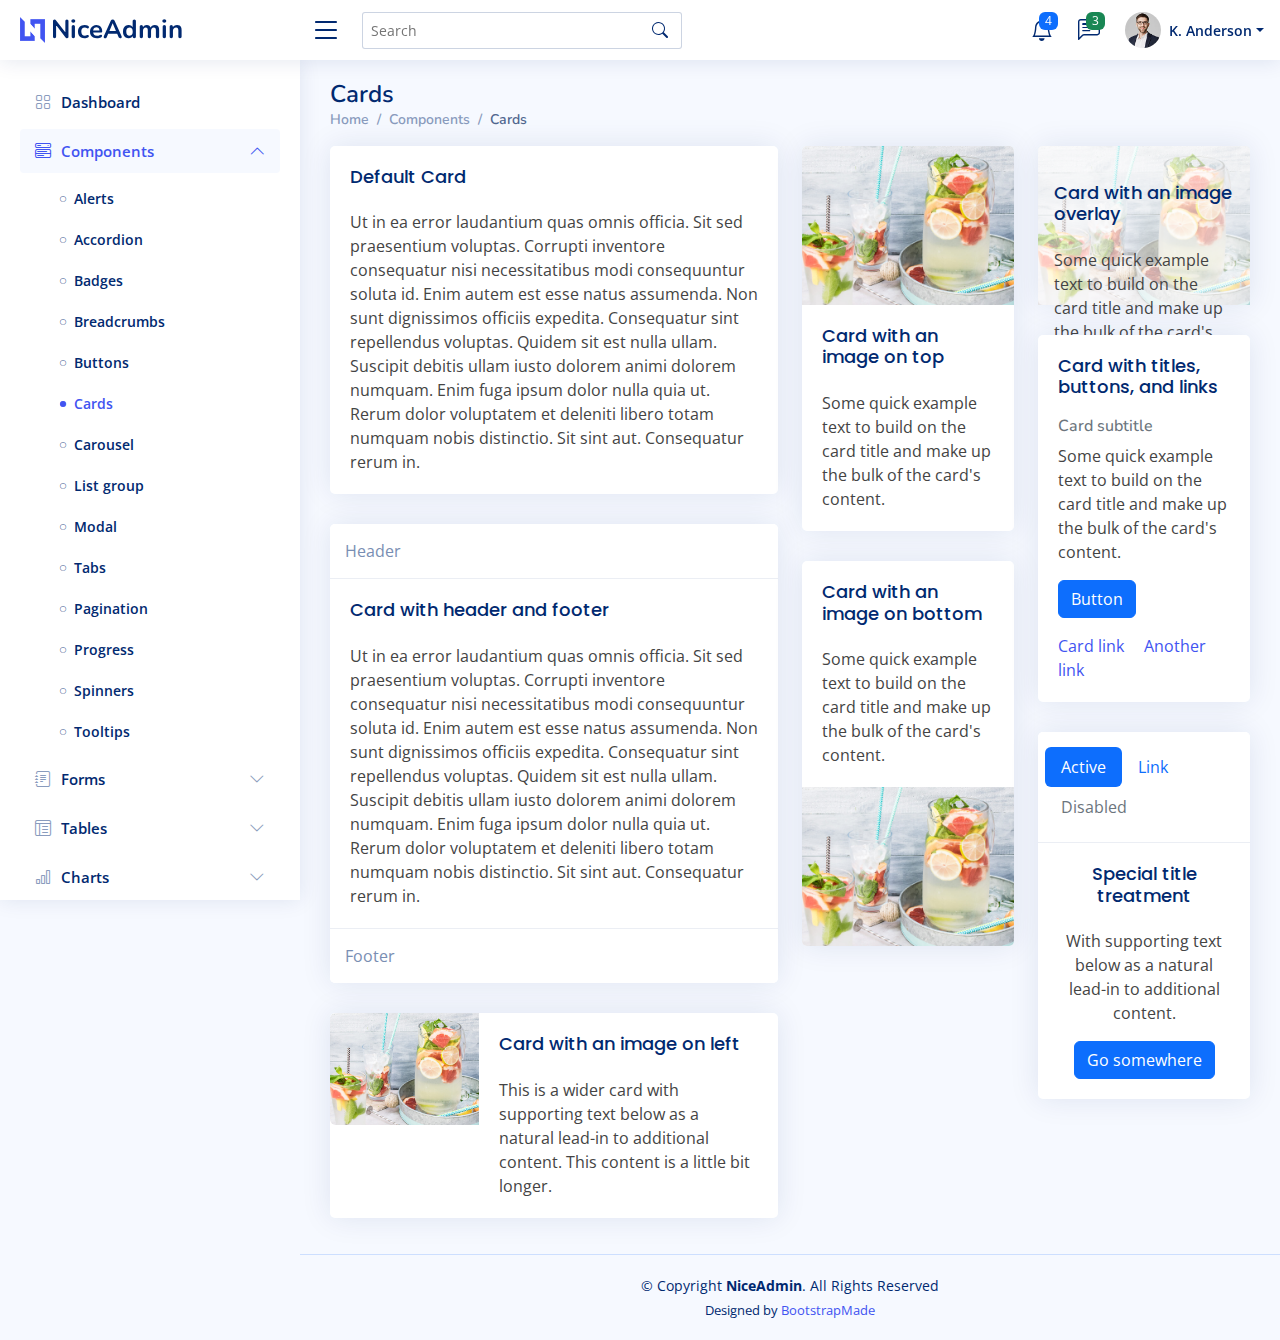
<file: WEB PROGRAMLAMA/Content/AdminLayout/components-cards.html>
<!DOCTYPE html>
<html lang="en">

<head>
  <meta charset="utf-8">
  <meta content="width=device-width, initial-scale=1.0" name="viewport">

  <title>Components / Cards - NiceAdmin Bootstrap Template</title>
  <meta content="" name="description">
  <meta content="" name="keywords">

  <!-- Favicons -->
  <link href="assets/img/favicon.png" rel="icon">
  <link href="assets/img/apple-touch-icon.png" rel="apple-touch-icon">

  <!-- Google Fonts -->
  <link href="https://fonts.gstatic.com" rel="preconnect">
  <link href="https://fonts.googleapis.com/css?family=Open+Sans:300,300i,400,400i,600,600i,700,700i|Nunito:300,300i,400,400i,600,600i,700,700i|Poppins:300,300i,400,400i,500,500i,600,600i,700,700i" rel="stylesheet">

  <!-- Vendor CSS Files -->
  <link href="assets/vendor/bootstrap/css/bootstrap.min.css" rel="stylesheet">
  <link href="assets/vendor/bootstrap-icons/bootstrap-icons.css" rel="stylesheet">
  <link href="assets/vendor/boxicons/css/boxicons.min.css" rel="stylesheet">
  <link href="assets/vendor/quill/quill.snow.css" rel="stylesheet">
  <link href="assets/vendor/quill/quill.bubble.css" rel="stylesheet">
  <link href="assets/vendor/remixicon/remixicon.css" rel="stylesheet">
  <link href="assets/vendor/simple-datatables/style.css" rel="stylesheet">

  <!-- Template Main CSS File -->
  <link href="assets/css/style.css" rel="stylesheet">

  <!-- =======================================================
  * Template Name: NiceAdmin - v2.5.0
  * Template URL: https://bootstrapmade.com/nice-admin-bootstrap-admin-html-template/
  * Author: BootstrapMade.com
  * License: https://bootstrapmade.com/license/
  ======================================================== -->
</head>

<body>

  <!-- ======= Header ======= -->
  <header id="header" class="header fixed-top d-flex align-items-center">

    <div class="d-flex align-items-center justify-content-between">
      <a href="index.html" class="logo d-flex align-items-center">
        <img src="assets/img/logo.png" alt="">
        <span class="d-none d-lg-block">NiceAdmin</span>
      </a>
      <i class="bi bi-list toggle-sidebar-btn"></i>
    </div><!-- End Logo -->

    <div class="search-bar">
      <form class="search-form d-flex align-items-center" method="POST" action="#">
        <input type="text" name="query" placeholder="Search" title="Enter search keyword">
        <button type="submit" title="Search"><i class="bi bi-search"></i></button>
      </form>
    </div><!-- End Search Bar -->

    <nav class="header-nav ms-auto">
      <ul class="d-flex align-items-center">

        <li class="nav-item d-block d-lg-none">
          <a class="nav-link nav-icon search-bar-toggle " href="#">
            <i class="bi bi-search"></i>
          </a>
        </li><!-- End Search Icon-->

        <li class="nav-item dropdown">

          <a class="nav-link nav-icon" href="#" data-bs-toggle="dropdown">
            <i class="bi bi-bell"></i>
            <span class="badge bg-primary badge-number">4</span>
          </a><!-- End Notification Icon -->

          <ul class="dropdown-menu dropdown-menu-end dropdown-menu-arrow notifications">
            <li class="dropdown-header">
              You have 4 new notifications
              <a href="#"><span class="badge rounded-pill bg-primary p-2 ms-2">View all</span></a>
            </li>
            <li>
              <hr class="dropdown-divider">
            </li>

            <li class="notification-item">
              <i class="bi bi-exclamation-circle text-warning"></i>
              <div>
                <h4>Lorem Ipsum</h4>
                <p>Quae dolorem earum veritatis oditseno</p>
                <p>30 min. ago</p>
              </div>
            </li>

            <li>
              <hr class="dropdown-divider">
            </li>

            <li class="notification-item">
              <i class="bi bi-x-circle text-danger"></i>
              <div>
                <h4>Atque rerum nesciunt</h4>
                <p>Quae dolorem earum veritatis oditseno</p>
                <p>1 hr. ago</p>
              </div>
            </li>

            <li>
              <hr class="dropdown-divider">
            </li>

            <li class="notification-item">
              <i class="bi bi-check-circle text-success"></i>
              <div>
                <h4>Sit rerum fuga</h4>
                <p>Quae dolorem earum veritatis oditseno</p>
                <p>2 hrs. ago</p>
              </div>
            </li>

            <li>
              <hr class="dropdown-divider">
            </li>

            <li class="notification-item">
              <i class="bi bi-info-circle text-primary"></i>
              <div>
                <h4>Dicta reprehenderit</h4>
                <p>Quae dolorem earum veritatis oditseno</p>
                <p>4 hrs. ago</p>
              </div>
            </li>

            <li>
              <hr class="dropdown-divider">
            </li>
            <li class="dropdown-footer">
              <a href="#">Show all notifications</a>
            </li>

          </ul><!-- End Notification Dropdown Items -->

        </li><!-- End Notification Nav -->

        <li class="nav-item dropdown">

          <a class="nav-link nav-icon" href="#" data-bs-toggle="dropdown">
            <i class="bi bi-chat-left-text"></i>
            <span class="badge bg-success badge-number">3</span>
          </a><!-- End Messages Icon -->

          <ul class="dropdown-menu dropdown-menu-end dropdown-menu-arrow messages">
            <li class="dropdown-header">
              You have 3 new messages
              <a href="#"><span class="badge rounded-pill bg-primary p-2 ms-2">View all</span></a>
            </li>
            <li>
              <hr class="dropdown-divider">
            </li>

            <li class="message-item">
              <a href="#">
                <img src="assets/img/messages-1.jpg" alt="" class="rounded-circle">
                <div>
                  <h4>Maria Hudson</h4>
                  <p>Velit asperiores et ducimus soluta repudiandae labore officia est ut...</p>
                  <p>4 hrs. ago</p>
                </div>
              </a>
            </li>
            <li>
              <hr class="dropdown-divider">
            </li>

            <li class="message-item">
              <a href="#">
                <img src="assets/img/messages-2.jpg" alt="" class="rounded-circle">
                <div>
                  <h4>Anna Nelson</h4>
                  <p>Velit asperiores et ducimus soluta repudiandae labore officia est ut...</p>
                  <p>6 hrs. ago</p>
                </div>
              </a>
            </li>
            <li>
              <hr class="dropdown-divider">
            </li>

            <li class="message-item">
              <a href="#">
                <img src="assets/img/messages-3.jpg" alt="" class="rounded-circle">
                <div>
                  <h4>David Muldon</h4>
                  <p>Velit asperiores et ducimus soluta repudiandae labore officia est ut...</p>
                  <p>8 hrs. ago</p>
                </div>
              </a>
            </li>
            <li>
              <hr class="dropdown-divider">
            </li>

            <li class="dropdown-footer">
              <a href="#">Show all messages</a>
            </li>

          </ul><!-- End Messages Dropdown Items -->

        </li><!-- End Messages Nav -->

        <li class="nav-item dropdown pe-3">

          <a class="nav-link nav-profile d-flex align-items-center pe-0" href="#" data-bs-toggle="dropdown">
            <img src="assets/img/profile-img.jpg" alt="Profile" class="rounded-circle">
            <span class="d-none d-md-block dropdown-toggle ps-2">K. Anderson</span>
          </a><!-- End Profile Iamge Icon -->

          <ul class="dropdown-menu dropdown-menu-end dropdown-menu-arrow profile">
            <li class="dropdown-header">
              <h6>Kevin Anderson</h6>
              <span>Web Designer</span>
            </li>
            <li>
              <hr class="dropdown-divider">
            </li>

            <li>
              <a class="dropdown-item d-flex align-items-center" href="users-profile.html">
                <i class="bi bi-person"></i>
                <span>My Profile</span>
              </a>
            </li>
            <li>
              <hr class="dropdown-divider">
            </li>

            <li>
              <a class="dropdown-item d-flex align-items-center" href="users-profile.html">
                <i class="bi bi-gear"></i>
                <span>Account Settings</span>
              </a>
            </li>
            <li>
              <hr class="dropdown-divider">
            </li>

            <li>
              <a class="dropdown-item d-flex align-items-center" href="pages-faq.html">
                <i class="bi bi-question-circle"></i>
                <span>Need Help?</span>
              </a>
            </li>
            <li>
              <hr class="dropdown-divider">
            </li>

            <li>
              <a class="dropdown-item d-flex align-items-center" href="#">
                <i class="bi bi-box-arrow-right"></i>
                <span>Sign Out</span>
              </a>
            </li>

          </ul><!-- End Profile Dropdown Items -->
        </li><!-- End Profile Nav -->

      </ul>
    </nav><!-- End Icons Navigation -->

  </header><!-- End Header -->

  <!-- ======= Sidebar ======= -->
  <aside id="sidebar" class="sidebar">

    <ul class="sidebar-nav" id="sidebar-nav">

      <li class="nav-item">
        <a class="nav-link collapsed" href="index.html">
          <i class="bi bi-grid"></i>
          <span>Dashboard</span>
        </a>
      </li><!-- End Dashboard Nav -->

      <li class="nav-item">
        <a class="nav-link " data-bs-target="#components-nav" data-bs-toggle="collapse" href="#">
          <i class="bi bi-menu-button-wide"></i><span>Components</span><i class="bi bi-chevron-down ms-auto"></i>
        </a>
        <ul id="components-nav" class="nav-content collapse show" data-bs-parent="#sidebar-nav">
          <li>
            <a href="components-alerts.html">
              <i class="bi bi-circle"></i><span>Alerts</span>
            </a>
          </li>
          <li>
            <a href="components-accordion.html">
              <i class="bi bi-circle"></i><span>Accordion</span>
            </a>
          </li>
          <li>
            <a href="components-badges.html">
              <i class="bi bi-circle"></i><span>Badges</span>
            </a>
          </li>
          <li>
            <a href="components-breadcrumbs.html">
              <i class="bi bi-circle"></i><span>Breadcrumbs</span>
            </a>
          </li>
          <li>
            <a href="components-buttons.html">
              <i class="bi bi-circle"></i><span>Buttons</span>
            </a>
          </li>
          <li>
            <a href="components-cards.html" class="active">
              <i class="bi bi-circle"></i><span>Cards</span>
            </a>
          </li>
          <li>
            <a href="components-carousel.html">
              <i class="bi bi-circle"></i><span>Carousel</span>
            </a>
          </li>
          <li>
            <a href="components-list-group.html">
              <i class="bi bi-circle"></i><span>List group</span>
            </a>
          </li>
          <li>
            <a href="components-modal.html">
              <i class="bi bi-circle"></i><span>Modal</span>
            </a>
          </li>
          <li>
            <a href="components-tabs.html">
              <i class="bi bi-circle"></i><span>Tabs</span>
            </a>
          </li>
          <li>
            <a href="components-pagination.html">
              <i class="bi bi-circle"></i><span>Pagination</span>
            </a>
          </li>
          <li>
            <a href="components-progress.html">
              <i class="bi bi-circle"></i><span>Progress</span>
            </a>
          </li>
          <li>
            <a href="components-spinners.html">
              <i class="bi bi-circle"></i><span>Spinners</span>
            </a>
          </li>
          <li>
            <a href="components-tooltips.html">
              <i class="bi bi-circle"></i><span>Tooltips</span>
            </a>
          </li>
        </ul>
      </li><!-- End Components Nav -->

      <li class="nav-item">
        <a class="nav-link collapsed" data-bs-target="#forms-nav" data-bs-toggle="collapse" href="#">
          <i class="bi bi-journal-text"></i><span>Forms</span><i class="bi bi-chevron-down ms-auto"></i>
        </a>
        <ul id="forms-nav" class="nav-content collapse " data-bs-parent="#sidebar-nav">
          <li>
            <a href="forms-elements.html">
              <i class="bi bi-circle"></i><span>Form Elements</span>
            </a>
          </li>
          <li>
            <a href="forms-layouts.html">
              <i class="bi bi-circle"></i><span>Form Layouts</span>
            </a>
          </li>
          <li>
            <a href="forms-editors.html">
              <i class="bi bi-circle"></i><span>Form Editors</span>
            </a>
          </li>
          <li>
            <a href="forms-validation.html">
              <i class="bi bi-circle"></i><span>Form Validation</span>
            </a>
          </li>
        </ul>
      </li><!-- End Forms Nav -->

      <li class="nav-item">
        <a class="nav-link collapsed" data-bs-target="#tables-nav" data-bs-toggle="collapse" href="#">
          <i class="bi bi-layout-text-window-reverse"></i><span>Tables</span><i class="bi bi-chevron-down ms-auto"></i>
        </a>
        <ul id="tables-nav" class="nav-content collapse " data-bs-parent="#sidebar-nav">
          <li>
            <a href="tables-general.html">
              <i class="bi bi-circle"></i><span>General Tables</span>
            </a>
          </li>
          <li>
            <a href="tables-data.html">
              <i class="bi bi-circle"></i><span>Data Tables</span>
            </a>
          </li>
        </ul>
      </li><!-- End Tables Nav -->

      <li class="nav-item">
        <a class="nav-link collapsed" data-bs-target="#charts-nav" data-bs-toggle="collapse" href="#">
          <i class="bi bi-bar-chart"></i><span>Charts</span><i class="bi bi-chevron-down ms-auto"></i>
        </a>
        <ul id="charts-nav" class="nav-content collapse " data-bs-parent="#sidebar-nav">
          <li>
            <a href="charts-chartjs.html">
              <i class="bi bi-circle"></i><span>Chart.js</span>
            </a>
          </li>
          <li>
            <a href="charts-apexcharts.html">
              <i class="bi bi-circle"></i><span>ApexCharts</span>
            </a>
          </li>
          <li>
            <a href="charts-echarts.html">
              <i class="bi bi-circle"></i><span>ECharts</span>
            </a>
          </li>
        </ul>
      </li><!-- End Charts Nav -->

      <li class="nav-item">
        <a class="nav-link collapsed" data-bs-target="#icons-nav" data-bs-toggle="collapse" href="#">
          <i class="bi bi-gem"></i><span>Icons</span><i class="bi bi-chevron-down ms-auto"></i>
        </a>
        <ul id="icons-nav" class="nav-content collapse " data-bs-parent="#sidebar-nav">
          <li>
            <a href="icons-bootstrap.html">
              <i class="bi bi-circle"></i><span>Bootstrap Icons</span>
            </a>
          </li>
          <li>
            <a href="icons-remix.html">
              <i class="bi bi-circle"></i><span>Remix Icons</span>
            </a>
          </li>
          <li>
            <a href="icons-boxicons.html">
              <i class="bi bi-circle"></i><span>Boxicons</span>
            </a>
          </li>
        </ul>
      </li><!-- End Icons Nav -->

      <li class="nav-heading">Pages</li>

      <li class="nav-item">
        <a class="nav-link collapsed" href="users-profile.html">
          <i class="bi bi-person"></i>
          <span>Profile</span>
        </a>
      </li><!-- End Profile Page Nav -->

      <li class="nav-item">
        <a class="nav-link collapsed" href="pages-faq.html">
          <i class="bi bi-question-circle"></i>
          <span>F.A.Q</span>
        </a>
      </li><!-- End F.A.Q Page Nav -->

      <li class="nav-item">
        <a class="nav-link collapsed" href="pages-contact.html">
          <i class="bi bi-envelope"></i>
          <span>Contact</span>
        </a>
      </li><!-- End Contact Page Nav -->

      <li class="nav-item">
        <a class="nav-link collapsed" href="pages-register.html">
          <i class="bi bi-card-list"></i>
          <span>Register</span>
        </a>
      </li><!-- End Register Page Nav -->

      <li class="nav-item">
        <a class="nav-link collapsed" href="pages-login.html">
          <i class="bi bi-box-arrow-in-right"></i>
          <span>Login</span>
        </a>
      </li><!-- End Login Page Nav -->

      <li class="nav-item">
        <a class="nav-link collapsed" href="pages-error-404.html">
          <i class="bi bi-dash-circle"></i>
          <span>Error 404</span>
        </a>
      </li><!-- End Error 404 Page Nav -->

      <li class="nav-item">
        <a class="nav-link collapsed" href="pages-blank.html">
          <i class="bi bi-file-earmark"></i>
          <span>Blank</span>
        </a>
      </li><!-- End Blank Page Nav -->

    </ul>

  </aside><!-- End Sidebar-->

  <main id="main" class="main">

    <div class="pagetitle">
      <h1>Cards</h1>
      <nav>
        <ol class="breadcrumb">
          <li class="breadcrumb-item"><a href="index.html">Home</a></li>
          <li class="breadcrumb-item">Components</li>
          <li class="breadcrumb-item active">Cards</li>
        </ol>
      </nav>
    </div><!-- End Page Title -->

    <section class="section">
      <div class="row align-items-top">
        <div class="col-lg-6">

          <!-- Default Card -->
          <div class="card">
            <div class="card-body">
              <h5 class="card-title">Default Card</h5>
              Ut in ea error laudantium quas omnis officia. Sit sed praesentium voluptas. Corrupti inventore consequatur nisi necessitatibus modi consequuntur soluta id. Enim autem est esse natus assumenda. Non sunt dignissimos officiis expedita. Consequatur sint repellendus voluptas.
              Quidem sit est nulla ullam. Suscipit debitis ullam iusto dolorem animi dolorem numquam. Enim fuga ipsum dolor nulla quia ut.
              Rerum dolor voluptatem et deleniti libero totam numquam nobis distinctio. Sit sint aut. Consequatur rerum in.
            </div>
          </div><!-- End Default Card -->

          <!-- Card with header and footer -->
          <div class="card">
            <div class="card-header">Header</div>
            <div class="card-body">
              <h5 class="card-title">Card with header and footer</h5>
              Ut in ea error laudantium quas omnis officia. Sit sed praesentium voluptas. Corrupti inventore consequatur nisi necessitatibus modi consequuntur soluta id. Enim autem est esse natus assumenda. Non sunt dignissimos officiis expedita. Consequatur sint repellendus voluptas.
              Quidem sit est nulla ullam. Suscipit debitis ullam iusto dolorem animi dolorem numquam. Enim fuga ipsum dolor nulla quia ut.
              Rerum dolor voluptatem et deleniti libero totam numquam nobis distinctio. Sit sint aut. Consequatur rerum in.
            </div>
            <div class="card-footer">
              Footer
            </div>
          </div><!-- End Card with header and footer -->

          <!-- Card with an image on left -->
          <div class="card mb-3">
            <div class="row g-0">
              <div class="col-md-4">
                <img src="assets/img/card.jpg" class="img-fluid rounded-start" alt="...">
              </div>
              <div class="col-md-8">
                <div class="card-body">
                  <h5 class="card-title">Card with an image on left</h5>
                  <p class="card-text">This is a wider card with supporting text below as a natural lead-in to additional content. This content is a little bit longer.</p>
                </div>
              </div>
            </div>
          </div><!-- End Card with an image on left -->

        </div>

        <div class="col-lg-3">

          <!-- Card with an image on top -->
          <div class="card">
            <img src="assets/img/card.jpg" class="card-img-top" alt="...">
            <div class="card-body">
              <h5 class="card-title">Card with an image on top</h5>
              <p class="card-text">Some quick example text to build on the card title and make up the bulk of the card's content.</p>
            </div>
          </div><!-- End Card with an image on top -->

          <!-- Card with an image on bottom -->
          <div class="card">
            <div class="card-body">
              <h5 class="card-title">Card with an image on bottom</h5>
              <p class="card-text">Some quick example text to build on the card title and make up the bulk of the card's content.</p>
            </div>
            <img src="assets/img/card.jpg" class="card-img-bottom" alt="...">
          </div><!-- End Card with an image on bottom -->

        </div>

        <div class="col-lg-3">

          <!-- Card with an image overlay -->
          <div class="card">
            <img src="assets/img/card.jpg" class="card-img-top" alt="...">
            <div class="card-img-overlay">
              <h5 class="card-title">Card with an image overlay</h5>
              <p class="card-text">Some quick example text to build on the card title and make up the bulk of the card's content.</p>
            </div>
          </div><!-- End Card with an image overlay -->

          <!-- Card with titles, buttons, and links -->
          <div class="card">
            <div class="card-body">
              <h5 class="card-title">Card with titles, buttons, and links</h5>
              <h6 class="card-subtitle mb-2 text-muted">Card subtitle</h6>
              <p class="card-text">Some quick example text to build on the card title and make up the bulk of the card's content.</p>
              <p class="card-text"><a href="#" class="btn btn-primary">Button</a></p>
              <a href="#" class="card-link">Card link</a>
              <a href="#" class="card-link">Another link</a>
            </div>
          </div><!-- End Card with titles, buttons, and links -->

          <!-- Special title treatmen -->
          <div class="card text-center">
            <div class="card-header">
              <ul class="nav nav-pills card-header-pills">
                <li class="nav-item">
                  <a class="nav-link active" href="#">Active</a>
                </li>
                <li class="nav-item">
                  <a class="nav-link" href="#">Link</a>
                </li>
                <li class="nav-item">
                  <a class="nav-link disabled" href="#" tabindex="-1" aria-disabled="true">Disabled</a>
                </li>
              </ul>
            </div>
            <div class="card-body">
              <h5 class="card-title">Special title treatment</h5>
              <p class="card-text">With supporting text below as a natural lead-in to additional content.</p>
              <a href="#" class="btn btn-primary">Go somewhere</a>
            </div>
          </div><!-- End Special title treatmen -->

        </div>

      </div>
    </section>

  </main><!-- End #main -->

  <!-- ======= Footer ======= -->
  <footer id="footer" class="footer">
    <div class="copyright">
      &copy; Copyright <strong><span>NiceAdmin</span></strong>. All Rights Reserved
    </div>
    <div class="credits">
      <!-- All the links in the footer should remain intact. -->
      <!-- You can delete the links only if you purchased the pro version. -->
      <!-- Licensing information: https://bootstrapmade.com/license/ -->
      <!-- Purchase the pro version with working PHP/AJAX contact form: https://bootstrapmade.com/nice-admin-bootstrap-admin-html-template/ -->
      Designed by <a href="https://bootstrapmade.com/">BootstrapMade</a>
    </div>
  </footer><!-- End Footer -->

  <a href="#" class="back-to-top d-flex align-items-center justify-content-center"><i class="bi bi-arrow-up-short"></i></a>

  <!-- Vendor JS Files -->
  <script src="assets/vendor/apexcharts/apexcharts.min.js"></script>
  <script src="assets/vendor/bootstrap/js/bootstrap.bundle.min.js"></script>
  <script src="assets/vendor/chart.js/chart.umd.js"></script>
  <script src="assets/vendor/echarts/echarts.min.js"></script>
  <script src="assets/vendor/quill/quill.min.js"></script>
  <script src="assets/vendor/simple-datatables/simple-datatables.js"></script>
  <script src="assets/vendor/tinymce/tinymce.min.js"></script>
  <script src="assets/vendor/php-email-form/validate.js"></script>

  <!-- Template Main JS File -->
  <script src="assets/js/main.js"></script>

</body>

</html>
</file>
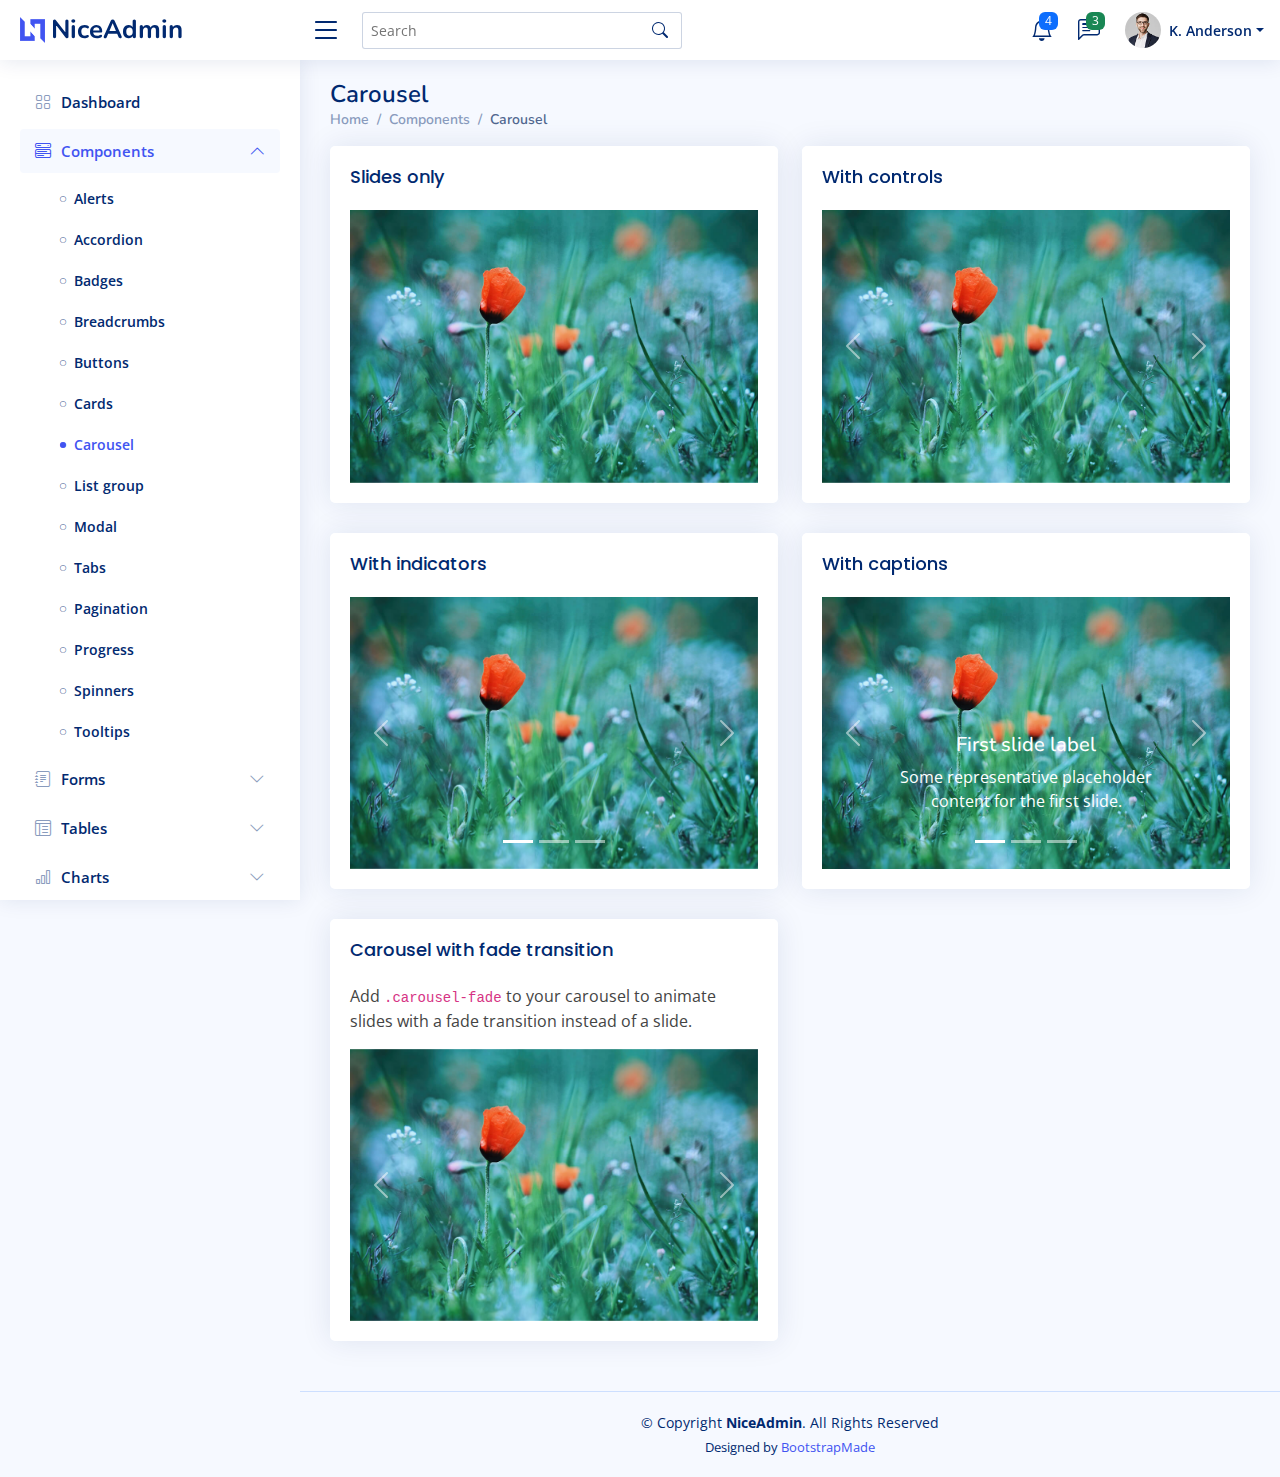
<file: WEB PROGRAMLAMA/Content/AdminLayout/components-carousel.html>
<!DOCTYPE html>
<html lang="en">

<head>
  <meta charset="utf-8">
  <meta content="width=device-width, initial-scale=1.0" name="viewport">

  <title>Components / Carousel - NiceAdmin Bootstrap Template</title>
  <meta content="" name="description">
  <meta content="" name="keywords">

  <!-- Favicons -->
  <link href="assets/img/favicon.png" rel="icon">
  <link href="assets/img/apple-touch-icon.png" rel="apple-touch-icon">

  <!-- Google Fonts -->
  <link href="https://fonts.gstatic.com" rel="preconnect">
  <link href="https://fonts.googleapis.com/css?family=Open+Sans:300,300i,400,400i,600,600i,700,700i|Nunito:300,300i,400,400i,600,600i,700,700i|Poppins:300,300i,400,400i,500,500i,600,600i,700,700i" rel="stylesheet">

  <!-- Vendor CSS Files -->
  <link href="assets/vendor/bootstrap/css/bootstrap.min.css" rel="stylesheet">
  <link href="assets/vendor/bootstrap-icons/bootstrap-icons.css" rel="stylesheet">
  <link href="assets/vendor/boxicons/css/boxicons.min.css" rel="stylesheet">
  <link href="assets/vendor/quill/quill.snow.css" rel="stylesheet">
  <link href="assets/vendor/quill/quill.bubble.css" rel="stylesheet">
  <link href="assets/vendor/remixicon/remixicon.css" rel="stylesheet">
  <link href="assets/vendor/simple-datatables/style.css" rel="stylesheet">

  <!-- Template Main CSS File -->
  <link href="assets/css/style.css" rel="stylesheet">

  <!-- =======================================================
  * Template Name: NiceAdmin - v2.5.0
  * Template URL: https://bootstrapmade.com/nice-admin-bootstrap-admin-html-template/
  * Author: BootstrapMade.com
  * License: https://bootstrapmade.com/license/
  ======================================================== -->
</head>

<body>

  <!-- ======= Header ======= -->
  <header id="header" class="header fixed-top d-flex align-items-center">

    <div class="d-flex align-items-center justify-content-between">
      <a href="index.html" class="logo d-flex align-items-center">
        <img src="assets/img/logo.png" alt="">
        <span class="d-none d-lg-block">NiceAdmin</span>
      </a>
      <i class="bi bi-list toggle-sidebar-btn"></i>
    </div><!-- End Logo -->

    <div class="search-bar">
      <form class="search-form d-flex align-items-center" method="POST" action="#">
        <input type="text" name="query" placeholder="Search" title="Enter search keyword">
        <button type="submit" title="Search"><i class="bi bi-search"></i></button>
      </form>
    </div><!-- End Search Bar -->

    <nav class="header-nav ms-auto">
      <ul class="d-flex align-items-center">

        <li class="nav-item d-block d-lg-none">
          <a class="nav-link nav-icon search-bar-toggle " href="#">
            <i class="bi bi-search"></i>
          </a>
        </li><!-- End Search Icon-->

        <li class="nav-item dropdown">

          <a class="nav-link nav-icon" href="#" data-bs-toggle="dropdown">
            <i class="bi bi-bell"></i>
            <span class="badge bg-primary badge-number">4</span>
          </a><!-- End Notification Icon -->

          <ul class="dropdown-menu dropdown-menu-end dropdown-menu-arrow notifications">
            <li class="dropdown-header">
              You have 4 new notifications
              <a href="#"><span class="badge rounded-pill bg-primary p-2 ms-2">View all</span></a>
            </li>
            <li>
              <hr class="dropdown-divider">
            </li>

            <li class="notification-item">
              <i class="bi bi-exclamation-circle text-warning"></i>
              <div>
                <h4>Lorem Ipsum</h4>
                <p>Quae dolorem earum veritatis oditseno</p>
                <p>30 min. ago</p>
              </div>
            </li>

            <li>
              <hr class="dropdown-divider">
            </li>

            <li class="notification-item">
              <i class="bi bi-x-circle text-danger"></i>
              <div>
                <h4>Atque rerum nesciunt</h4>
                <p>Quae dolorem earum veritatis oditseno</p>
                <p>1 hr. ago</p>
              </div>
            </li>

            <li>
              <hr class="dropdown-divider">
            </li>

            <li class="notification-item">
              <i class="bi bi-check-circle text-success"></i>
              <div>
                <h4>Sit rerum fuga</h4>
                <p>Quae dolorem earum veritatis oditseno</p>
                <p>2 hrs. ago</p>
              </div>
            </li>

            <li>
              <hr class="dropdown-divider">
            </li>

            <li class="notification-item">
              <i class="bi bi-info-circle text-primary"></i>
              <div>
                <h4>Dicta reprehenderit</h4>
                <p>Quae dolorem earum veritatis oditseno</p>
                <p>4 hrs. ago</p>
              </div>
            </li>

            <li>
              <hr class="dropdown-divider">
            </li>
            <li class="dropdown-footer">
              <a href="#">Show all notifications</a>
            </li>

          </ul><!-- End Notification Dropdown Items -->

        </li><!-- End Notification Nav -->

        <li class="nav-item dropdown">

          <a class="nav-link nav-icon" href="#" data-bs-toggle="dropdown">
            <i class="bi bi-chat-left-text"></i>
            <span class="badge bg-success badge-number">3</span>
          </a><!-- End Messages Icon -->

          <ul class="dropdown-menu dropdown-menu-end dropdown-menu-arrow messages">
            <li class="dropdown-header">
              You have 3 new messages
              <a href="#"><span class="badge rounded-pill bg-primary p-2 ms-2">View all</span></a>
            </li>
            <li>
              <hr class="dropdown-divider">
            </li>

            <li class="message-item">
              <a href="#">
                <img src="assets/img/messages-1.jpg" alt="" class="rounded-circle">
                <div>
                  <h4>Maria Hudson</h4>
                  <p>Velit asperiores et ducimus soluta repudiandae labore officia est ut...</p>
                  <p>4 hrs. ago</p>
                </div>
              </a>
            </li>
            <li>
              <hr class="dropdown-divider">
            </li>

            <li class="message-item">
              <a href="#">
                <img src="assets/img/messages-2.jpg" alt="" class="rounded-circle">
                <div>
                  <h4>Anna Nelson</h4>
                  <p>Velit asperiores et ducimus soluta repudiandae labore officia est ut...</p>
                  <p>6 hrs. ago</p>
                </div>
              </a>
            </li>
            <li>
              <hr class="dropdown-divider">
            </li>

            <li class="message-item">
              <a href="#">
                <img src="assets/img/messages-3.jpg" alt="" class="rounded-circle">
                <div>
                  <h4>David Muldon</h4>
                  <p>Velit asperiores et ducimus soluta repudiandae labore officia est ut...</p>
                  <p>8 hrs. ago</p>
                </div>
              </a>
            </li>
            <li>
              <hr class="dropdown-divider">
            </li>

            <li class="dropdown-footer">
              <a href="#">Show all messages</a>
            </li>

          </ul><!-- End Messages Dropdown Items -->

        </li><!-- End Messages Nav -->

        <li class="nav-item dropdown pe-3">

          <a class="nav-link nav-profile d-flex align-items-center pe-0" href="#" data-bs-toggle="dropdown">
            <img src="assets/img/profile-img.jpg" alt="Profile" class="rounded-circle">
            <span class="d-none d-md-block dropdown-toggle ps-2">K. Anderson</span>
          </a><!-- End Profile Iamge Icon -->

          <ul class="dropdown-menu dropdown-menu-end dropdown-menu-arrow profile">
            <li class="dropdown-header">
              <h6>Kevin Anderson</h6>
              <span>Web Designer</span>
            </li>
            <li>
              <hr class="dropdown-divider">
            </li>

            <li>
              <a class="dropdown-item d-flex align-items-center" href="users-profile.html">
                <i class="bi bi-person"></i>
                <span>My Profile</span>
              </a>
            </li>
            <li>
              <hr class="dropdown-divider">
            </li>

            <li>
              <a class="dropdown-item d-flex align-items-center" href="users-profile.html">
                <i class="bi bi-gear"></i>
                <span>Account Settings</span>
              </a>
            </li>
            <li>
              <hr class="dropdown-divider">
            </li>

            <li>
              <a class="dropdown-item d-flex align-items-center" href="pages-faq.html">
                <i class="bi bi-question-circle"></i>
                <span>Need Help?</span>
              </a>
            </li>
            <li>
              <hr class="dropdown-divider">
            </li>

            <li>
              <a class="dropdown-item d-flex align-items-center" href="#">
                <i class="bi bi-box-arrow-right"></i>
                <span>Sign Out</span>
              </a>
            </li>

          </ul><!-- End Profile Dropdown Items -->
        </li><!-- End Profile Nav -->

      </ul>
    </nav><!-- End Icons Navigation -->

  </header><!-- End Header -->

  <!-- ======= Sidebar ======= -->
  <aside id="sidebar" class="sidebar">

    <ul class="sidebar-nav" id="sidebar-nav">

      <li class="nav-item">
        <a class="nav-link collapsed" href="index.html">
          <i class="bi bi-grid"></i>
          <span>Dashboard</span>
        </a>
      </li><!-- End Dashboard Nav -->

      <li class="nav-item">
        <a class="nav-link " data-bs-target="#components-nav" data-bs-toggle="collapse" href="#">
          <i class="bi bi-menu-button-wide"></i><span>Components</span><i class="bi bi-chevron-down ms-auto"></i>
        </a>
        <ul id="components-nav" class="nav-content collapse show" data-bs-parent="#sidebar-nav">
          <li>
            <a href="components-alerts.html">
              <i class="bi bi-circle"></i><span>Alerts</span>
            </a>
          </li>
          <li>
            <a href="components-accordion.html">
              <i class="bi bi-circle"></i><span>Accordion</span>
            </a>
          </li>
          <li>
            <a href="components-badges.html">
              <i class="bi bi-circle"></i><span>Badges</span>
            </a>
          </li>
          <li>
            <a href="components-breadcrumbs.html">
              <i class="bi bi-circle"></i><span>Breadcrumbs</span>
            </a>
          </li>
          <li>
            <a href="components-buttons.html">
              <i class="bi bi-circle"></i><span>Buttons</span>
            </a>
          </li>
          <li>
            <a href="components-cards.html">
              <i class="bi bi-circle"></i><span>Cards</span>
            </a>
          </li>
          <li>
            <a href="components-carousel.html" class="active">
              <i class="bi bi-circle"></i><span>Carousel</span>
            </a>
          </li>
          <li>
            <a href="components-list-group.html">
              <i class="bi bi-circle"></i><span>List group</span>
            </a>
          </li>
          <li>
            <a href="components-modal.html">
              <i class="bi bi-circle"></i><span>Modal</span>
            </a>
          </li>
          <li>
            <a href="components-tabs.html">
              <i class="bi bi-circle"></i><span>Tabs</span>
            </a>
          </li>
          <li>
            <a href="components-pagination.html">
              <i class="bi bi-circle"></i><span>Pagination</span>
            </a>
          </li>
          <li>
            <a href="components-progress.html">
              <i class="bi bi-circle"></i><span>Progress</span>
            </a>
          </li>
          <li>
            <a href="components-spinners.html">
              <i class="bi bi-circle"></i><span>Spinners</span>
            </a>
          </li>
          <li>
            <a href="components-tooltips.html">
              <i class="bi bi-circle"></i><span>Tooltips</span>
            </a>
          </li>
        </ul>
      </li><!-- End Components Nav -->

      <li class="nav-item">
        <a class="nav-link collapsed" data-bs-target="#forms-nav" data-bs-toggle="collapse" href="#">
          <i class="bi bi-journal-text"></i><span>Forms</span><i class="bi bi-chevron-down ms-auto"></i>
        </a>
        <ul id="forms-nav" class="nav-content collapse " data-bs-parent="#sidebar-nav">
          <li>
            <a href="forms-elements.html">
              <i class="bi bi-circle"></i><span>Form Elements</span>
            </a>
          </li>
          <li>
            <a href="forms-layouts.html">
              <i class="bi bi-circle"></i><span>Form Layouts</span>
            </a>
          </li>
          <li>
            <a href="forms-editors.html">
              <i class="bi bi-circle"></i><span>Form Editors</span>
            </a>
          </li>
          <li>
            <a href="forms-validation.html">
              <i class="bi bi-circle"></i><span>Form Validation</span>
            </a>
          </li>
        </ul>
      </li><!-- End Forms Nav -->

      <li class="nav-item">
        <a class="nav-link collapsed" data-bs-target="#tables-nav" data-bs-toggle="collapse" href="#">
          <i class="bi bi-layout-text-window-reverse"></i><span>Tables</span><i class="bi bi-chevron-down ms-auto"></i>
        </a>
        <ul id="tables-nav" class="nav-content collapse " data-bs-parent="#sidebar-nav">
          <li>
            <a href="tables-general.html">
              <i class="bi bi-circle"></i><span>General Tables</span>
            </a>
          </li>
          <li>
            <a href="tables-data.html">
              <i class="bi bi-circle"></i><span>Data Tables</span>
            </a>
          </li>
        </ul>
      </li><!-- End Tables Nav -->

      <li class="nav-item">
        <a class="nav-link collapsed" data-bs-target="#charts-nav" data-bs-toggle="collapse" href="#">
          <i class="bi bi-bar-chart"></i><span>Charts</span><i class="bi bi-chevron-down ms-auto"></i>
        </a>
        <ul id="charts-nav" class="nav-content collapse " data-bs-parent="#sidebar-nav">
          <li>
            <a href="charts-chartjs.html">
              <i class="bi bi-circle"></i><span>Chart.js</span>
            </a>
          </li>
          <li>
            <a href="charts-apexcharts.html">
              <i class="bi bi-circle"></i><span>ApexCharts</span>
            </a>
          </li>
          <li>
            <a href="charts-echarts.html">
              <i class="bi bi-circle"></i><span>ECharts</span>
            </a>
          </li>
        </ul>
      </li><!-- End Charts Nav -->

      <li class="nav-item">
        <a class="nav-link collapsed" data-bs-target="#icons-nav" data-bs-toggle="collapse" href="#">
          <i class="bi bi-gem"></i><span>Icons</span><i class="bi bi-chevron-down ms-auto"></i>
        </a>
        <ul id="icons-nav" class="nav-content collapse " data-bs-parent="#sidebar-nav">
          <li>
            <a href="icons-bootstrap.html">
              <i class="bi bi-circle"></i><span>Bootstrap Icons</span>
            </a>
          </li>
          <li>
            <a href="icons-remix.html">
              <i class="bi bi-circle"></i><span>Remix Icons</span>
            </a>
          </li>
          <li>
            <a href="icons-boxicons.html">
              <i class="bi bi-circle"></i><span>Boxicons</span>
            </a>
          </li>
        </ul>
      </li><!-- End Icons Nav -->

      <li class="nav-heading">Pages</li>

      <li class="nav-item">
        <a class="nav-link collapsed" href="users-profile.html">
          <i class="bi bi-person"></i>
          <span>Profile</span>
        </a>
      </li><!-- End Profile Page Nav -->

      <li class="nav-item">
        <a class="nav-link collapsed" href="pages-faq.html">
          <i class="bi bi-question-circle"></i>
          <span>F.A.Q</span>
        </a>
      </li><!-- End F.A.Q Page Nav -->

      <li class="nav-item">
        <a class="nav-link collapsed" href="pages-contact.html">
          <i class="bi bi-envelope"></i>
          <span>Contact</span>
        </a>
      </li><!-- End Contact Page Nav -->

      <li class="nav-item">
        <a class="nav-link collapsed" href="pages-register.html">
          <i class="bi bi-card-list"></i>
          <span>Register</span>
        </a>
      </li><!-- End Register Page Nav -->

      <li class="nav-item">
        <a class="nav-link collapsed" href="pages-login.html">
          <i class="bi bi-box-arrow-in-right"></i>
          <span>Login</span>
        </a>
      </li><!-- End Login Page Nav -->

      <li class="nav-item">
        <a class="nav-link collapsed" href="pages-error-404.html">
          <i class="bi bi-dash-circle"></i>
          <span>Error 404</span>
        </a>
      </li><!-- End Error 404 Page Nav -->

      <li class="nav-item">
        <a class="nav-link collapsed" href="pages-blank.html">
          <i class="bi bi-file-earmark"></i>
          <span>Blank</span>
        </a>
      </li><!-- End Blank Page Nav -->

    </ul>

  </aside><!-- End Sidebar-->

  <main id="main" class="main">

    <div class="pagetitle">
      <h1>Carousel</h1>
      <nav>
        <ol class="breadcrumb">
          <li class="breadcrumb-item"><a href="index.html">Home</a></li>
          <li class="breadcrumb-item">Components</li>
          <li class="breadcrumb-item active">Carousel</li>
        </ol>
      </nav>
    </div><!-- End Page Title -->

    <section class="section">
      <div class="row">
        <div class="col-lg-6">

          <div class="card">
            <div class="card-body">
              <h5 class="card-title">Slides only</h5>

              <!-- Slides only carousel -->
              <div id="carouselExampleSlidesOnly" class="carousel slide" data-bs-ride="carousel">
                <div class="carousel-inner">
                  <div class="carousel-item active">
                    <img src="assets/img/slides-1.jpg" class="d-block w-100" alt="...">
                  </div>
                  <div class="carousel-item">
                    <img src="assets/img/slides-2.jpg" class="d-block w-100" alt="...">
                  </div>
                  <div class="carousel-item">
                    <img src="assets/img/slides-3.jpg" class="d-block w-100" alt="...">
                  </div>
                </div>
              </div><!-- End Slides only carousel-->

            </div>
          </div>

          <div class="card">
            <div class="card-body">
              <h5 class="card-title">With indicators</h5>

              <!-- Slides with indicators -->
              <div id="carouselExampleIndicators" class="carousel slide" data-bs-ride="carousel">
                <div class="carousel-indicators">
                  <button type="button" data-bs-target="#carouselExampleIndicators" data-bs-slide-to="0" class="active" aria-current="true" aria-label="Slide 1"></button>
                  <button type="button" data-bs-target="#carouselExampleIndicators" data-bs-slide-to="1" aria-label="Slide 2"></button>
                  <button type="button" data-bs-target="#carouselExampleIndicators" data-bs-slide-to="2" aria-label="Slide 3"></button>
                </div>
                <div class="carousel-inner">
                  <div class="carousel-item active">
                    <img src="assets/img/slides-1.jpg" class="d-block w-100" alt="...">
                  </div>
                  <div class="carousel-item">
                    <img src="assets/img/slides-2.jpg" class="d-block w-100" alt="...">
                  </div>
                  <div class="carousel-item">
                    <img src="assets/img/slides-3.jpg" class="d-block w-100" alt="...">
                  </div>
                </div>

                <button class="carousel-control-prev" type="button" data-bs-target="#carouselExampleIndicators" data-bs-slide="prev">
                  <span class="carousel-control-prev-icon" aria-hidden="true"></span>
                  <span class="visually-hidden">Previous</span>
                </button>
                <button class="carousel-control-next" type="button" data-bs-target="#carouselExampleIndicators" data-bs-slide="next">
                  <span class="carousel-control-next-icon" aria-hidden="true"></span>
                  <span class="visually-hidden">Next</span>
                </button>

              </div><!-- End Slides with indicators -->

            </div>
          </div>

          <div class="card">
            <div class="card-body">
              <h5 class="card-title">Carousel with fade transition</h5>
              <p>Add <code>.carousel-fade</code> to your carousel to animate slides with a fade transition instead of a slide.</p>

              <!-- Slides with fade transition -->
              <div id="carouselExampleFade" class="carousel slide carousel-fade" data-bs-ride="carousel">
                <div class="carousel-inner">
                  <div class="carousel-item active">
                    <img src="assets/img/slides-1.jpg" class="d-block w-100" alt="...">
                  </div>
                  <div class="carousel-item">
                    <img src="assets/img/slides-2.jpg" class="d-block w-100" alt="...">
                  </div>
                  <div class="carousel-item">
                    <img src="assets/img/slides-3.jpg" class="d-block w-100" alt="...">
                  </div>
                </div>

                <button class="carousel-control-prev" type="button" data-bs-target="#carouselExampleFade" data-bs-slide="prev">
                  <span class="carousel-control-prev-icon" aria-hidden="true"></span>
                  <span class="visually-hidden">Previous</span>
                </button>
                <button class="carousel-control-next" type="button" data-bs-target="#carouselExampleFade" data-bs-slide="next">
                  <span class="carousel-control-next-icon" aria-hidden="true"></span>
                  <span class="visually-hidden">Next</span>
                </button>

              </div><!-- End Slides with fade transition -->

            </div>
          </div>

        </div>

        <div class="col-lg-6">

          <div class="card">
            <div class="card-body">
              <h5 class="card-title">With controls</h5>

              <!-- Slides with controls -->
              <div id="carouselExampleControls" class="carousel slide" data-bs-ride="carousel">
                <div class="carousel-inner">
                  <div class="carousel-item active">
                    <img src="assets/img/slides-1.jpg" class="d-block w-100" alt="...">
                  </div>
                  <div class="carousel-item">
                    <img src="assets/img/slides-2.jpg" class="d-block w-100" alt="...">
                  </div>
                  <div class="carousel-item">
                    <img src="assets/img/slides-3.jpg" class="d-block w-100" alt="...">
                  </div>
                </div>

                <button class="carousel-control-prev" type="button" data-bs-target="#carouselExampleControls" data-bs-slide="prev">
                  <span class="carousel-control-prev-icon" aria-hidden="true"></span>
                  <span class="visually-hidden">Previous</span>
                </button>
                <button class="carousel-control-next" type="button" data-bs-target="#carouselExampleControls" data-bs-slide="next">
                  <span class="carousel-control-next-icon" aria-hidden="true"></span>
                  <span class="visually-hidden">Next</span>
                </button>

              </div><!-- End Slides with controls -->

            </div>
          </div>

          <div class="card">
            <div class="card-body">
              <h5 class="card-title">With captions</h5>

              <!-- Slides with captions -->
              <div id="carouselExampleCaptions" class="carousel slide" data-bs-ride="carousel">
                <div class="carousel-indicators">
                  <button type="button" data-bs-target="#carouselExampleCaptions" data-bs-slide-to="0" class="active" aria-current="true" aria-label="Slide 1"></button>
                  <button type="button" data-bs-target="#carouselExampleCaptions" data-bs-slide-to="1" aria-label="Slide 2"></button>
                  <button type="button" data-bs-target="#carouselExampleCaptions" data-bs-slide-to="2" aria-label="Slide 3"></button>
                </div>
                <div class="carousel-inner">
                  <div class="carousel-item active">
                    <img src="assets/img/slides-1.jpg" class="d-block w-100" alt="...">
                    <div class="carousel-caption d-none d-md-block">
                      <h5>First slide label</h5>
                      <p>Some representative placeholder content for the first slide.</p>
                    </div>
                  </div>
                  <div class="carousel-item">
                    <img src="assets/img/slides-2.jpg" class="d-block w-100" alt="...">
                    <div class="carousel-caption d-none d-md-block">
                      <h5>Second slide label</h5>
                      <p>Some representative placeholder content for the second slide.</p>
                    </div>
                  </div>
                  <div class="carousel-item">
                    <img src="assets/img/slides-3.jpg" class="d-block w-100" alt="...">
                    <div class="carousel-caption d-none d-md-block">
                      <h5>Third slide label</h5>
                      <p>Some representative placeholder content for the third slide.</p>
                    </div>
                  </div>
                </div>

                <button class="carousel-control-prev" type="button" data-bs-target="#carouselExampleCaptions" data-bs-slide="prev">
                  <span class="carousel-control-prev-icon" aria-hidden="true"></span>
                  <span class="visually-hidden">Previous</span>
                </button>
                <button class="carousel-control-next" type="button" data-bs-target="#carouselExampleCaptions" data-bs-slide="next">
                  <span class="carousel-control-next-icon" aria-hidden="true"></span>
                  <span class="visually-hidden">Next</span>
                </button>

              </div><!-- End Slides with captions -->

            </div>
          </div>

        </div>
      </div>
    </section>

  </main><!-- End #main -->

  <!-- ======= Footer ======= -->
  <footer id="footer" class="footer">
    <div class="copyright">
      &copy; Copyright <strong><span>NiceAdmin</span></strong>. All Rights Reserved
    </div>
    <div class="credits">
      <!-- All the links in the footer should remain intact. -->
      <!-- You can delete the links only if you purchased the pro version. -->
      <!-- Licensing information: https://bootstrapmade.com/license/ -->
      <!-- Purchase the pro version with working PHP/AJAX contact form: https://bootstrapmade.com/nice-admin-bootstrap-admin-html-template/ -->
      Designed by <a href="https://bootstrapmade.com/">BootstrapMade</a>
    </div>
  </footer><!-- End Footer -->

  <a href="#" class="back-to-top d-flex align-items-center justify-content-center"><i class="bi bi-arrow-up-short"></i></a>

  <!-- Vendor JS Files -->
  <script src="assets/vendor/apexcharts/apexcharts.min.js"></script>
  <script src="assets/vendor/bootstrap/js/bootstrap.bundle.min.js"></script>
  <script src="assets/vendor/chart.js/chart.umd.js"></script>
  <script src="assets/vendor/echarts/echarts.min.js"></script>
  <script src="assets/vendor/quill/quill.min.js"></script>
  <script src="assets/vendor/simple-datatables/simple-datatables.js"></script>
  <script src="assets/vendor/tinymce/tinymce.min.js"></script>
  <script src="assets/vendor/php-email-form/validate.js"></script>

  <!-- Template Main JS File -->
  <script src="assets/js/main.js"></script>

</body>

</html>
</file>
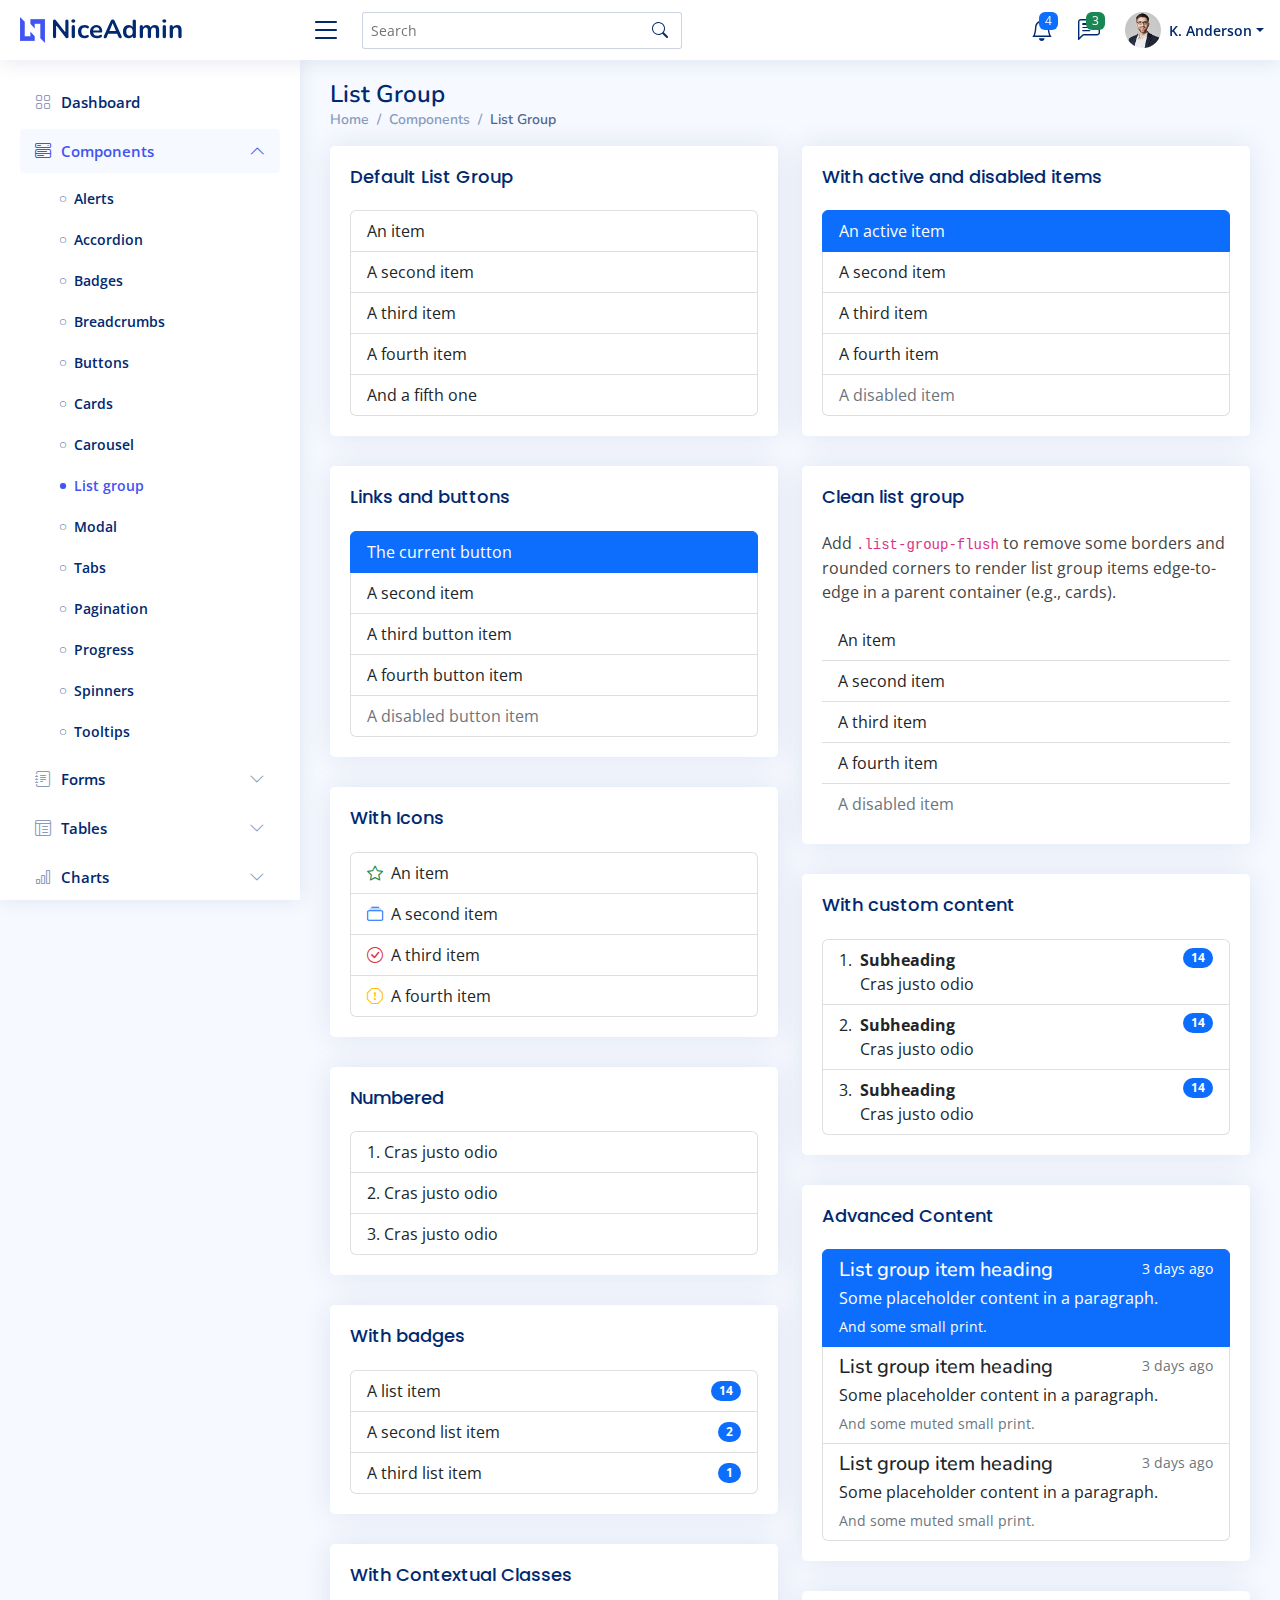
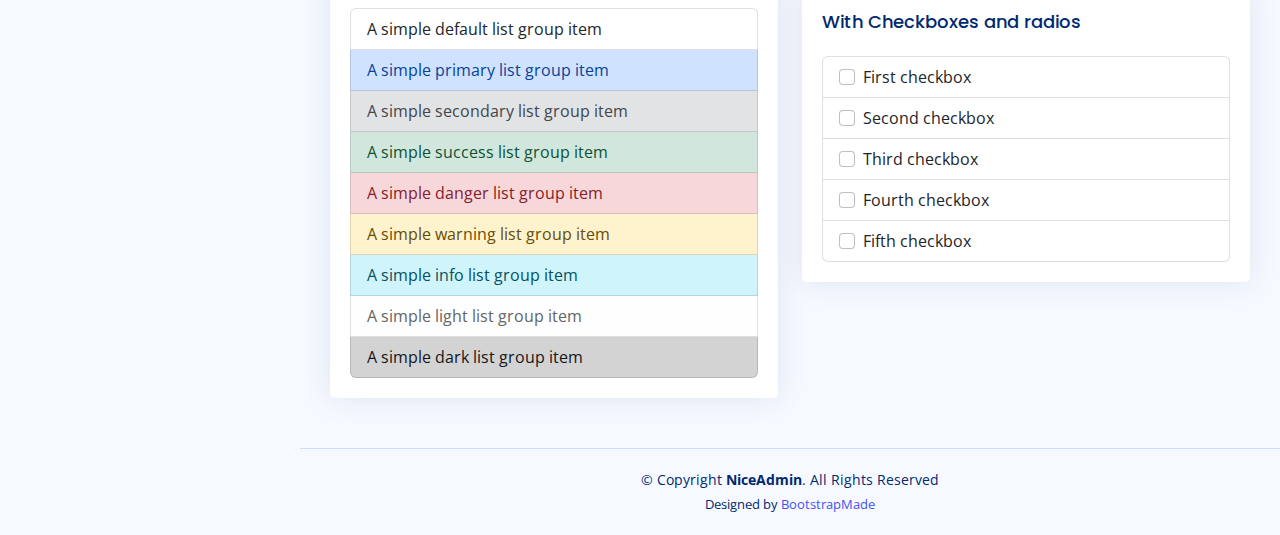
<file: WEB PROGRAMLAMA/Content/AdminLayout/components-list-group.html>
<!DOCTYPE html>
<html lang="en">

<head>
  <meta charset="utf-8">
  <meta content="width=device-width, initial-scale=1.0" name="viewport">

  <title>Components / List Group - NiceAdmin Bootstrap Template</title>
  <meta content="" name="description">
  <meta content="" name="keywords">

  <!-- Favicons -->
  <link href="assets/img/favicon.png" rel="icon">
  <link href="assets/img/apple-touch-icon.png" rel="apple-touch-icon">

  <!-- Google Fonts -->
  <link href="https://fonts.gstatic.com" rel="preconnect">
  <link href="https://fonts.googleapis.com/css?family=Open+Sans:300,300i,400,400i,600,600i,700,700i|Nunito:300,300i,400,400i,600,600i,700,700i|Poppins:300,300i,400,400i,500,500i,600,600i,700,700i" rel="stylesheet">

  <!-- Vendor CSS Files -->
  <link href="assets/vendor/bootstrap/css/bootstrap.min.css" rel="stylesheet">
  <link href="assets/vendor/bootstrap-icons/bootstrap-icons.css" rel="stylesheet">
  <link href="assets/vendor/boxicons/css/boxicons.min.css" rel="stylesheet">
  <link href="assets/vendor/quill/quill.snow.css" rel="stylesheet">
  <link href="assets/vendor/quill/quill.bubble.css" rel="stylesheet">
  <link href="assets/vendor/remixicon/remixicon.css" rel="stylesheet">
  <link href="assets/vendor/simple-datatables/style.css" rel="stylesheet">

  <!-- Template Main CSS File -->
  <link href="assets/css/style.css" rel="stylesheet">

  <!-- =======================================================
  * Template Name: NiceAdmin - v2.5.0
  * Template URL: https://bootstrapmade.com/nice-admin-bootstrap-admin-html-template/
  * Author: BootstrapMade.com
  * License: https://bootstrapmade.com/license/
  ======================================================== -->
</head>

<body>

  <!-- ======= Header ======= -->
  <header id="header" class="header fixed-top d-flex align-items-center">

    <div class="d-flex align-items-center justify-content-between">
      <a href="index.html" class="logo d-flex align-items-center">
        <img src="assets/img/logo.png" alt="">
        <span class="d-none d-lg-block">NiceAdmin</span>
      </a>
      <i class="bi bi-list toggle-sidebar-btn"></i>
    </div><!-- End Logo -->

    <div class="search-bar">
      <form class="search-form d-flex align-items-center" method="POST" action="#">
        <input type="text" name="query" placeholder="Search" title="Enter search keyword">
        <button type="submit" title="Search"><i class="bi bi-search"></i></button>
      </form>
    </div><!-- End Search Bar -->

    <nav class="header-nav ms-auto">
      <ul class="d-flex align-items-center">

        <li class="nav-item d-block d-lg-none">
          <a class="nav-link nav-icon search-bar-toggle " href="#">
            <i class="bi bi-search"></i>
          </a>
        </li><!-- End Search Icon-->

        <li class="nav-item dropdown">

          <a class="nav-link nav-icon" href="#" data-bs-toggle="dropdown">
            <i class="bi bi-bell"></i>
            <span class="badge bg-primary badge-number">4</span>
          </a><!-- End Notification Icon -->

          <ul class="dropdown-menu dropdown-menu-end dropdown-menu-arrow notifications">
            <li class="dropdown-header">
              You have 4 new notifications
              <a href="#"><span class="badge rounded-pill bg-primary p-2 ms-2">View all</span></a>
            </li>
            <li>
              <hr class="dropdown-divider">
            </li>

            <li class="notification-item">
              <i class="bi bi-exclamation-circle text-warning"></i>
              <div>
                <h4>Lorem Ipsum</h4>
                <p>Quae dolorem earum veritatis oditseno</p>
                <p>30 min. ago</p>
              </div>
            </li>

            <li>
              <hr class="dropdown-divider">
            </li>

            <li class="notification-item">
              <i class="bi bi-x-circle text-danger"></i>
              <div>
                <h4>Atque rerum nesciunt</h4>
                <p>Quae dolorem earum veritatis oditseno</p>
                <p>1 hr. ago</p>
              </div>
            </li>

            <li>
              <hr class="dropdown-divider">
            </li>

            <li class="notification-item">
              <i class="bi bi-check-circle text-success"></i>
              <div>
                <h4>Sit rerum fuga</h4>
                <p>Quae dolorem earum veritatis oditseno</p>
                <p>2 hrs. ago</p>
              </div>
            </li>

            <li>
              <hr class="dropdown-divider">
            </li>

            <li class="notification-item">
              <i class="bi bi-info-circle text-primary"></i>
              <div>
                <h4>Dicta reprehenderit</h4>
                <p>Quae dolorem earum veritatis oditseno</p>
                <p>4 hrs. ago</p>
              </div>
            </li>

            <li>
              <hr class="dropdown-divider">
            </li>
            <li class="dropdown-footer">
              <a href="#">Show all notifications</a>
            </li>

          </ul><!-- End Notification Dropdown Items -->

        </li><!-- End Notification Nav -->

        <li class="nav-item dropdown">

          <a class="nav-link nav-icon" href="#" data-bs-toggle="dropdown">
            <i class="bi bi-chat-left-text"></i>
            <span class="badge bg-success badge-number">3</span>
          </a><!-- End Messages Icon -->

          <ul class="dropdown-menu dropdown-menu-end dropdown-menu-arrow messages">
            <li class="dropdown-header">
              You have 3 new messages
              <a href="#"><span class="badge rounded-pill bg-primary p-2 ms-2">View all</span></a>
            </li>
            <li>
              <hr class="dropdown-divider">
            </li>

            <li class="message-item">
              <a href="#">
                <img src="assets/img/messages-1.jpg" alt="" class="rounded-circle">
                <div>
                  <h4>Maria Hudson</h4>
                  <p>Velit asperiores et ducimus soluta repudiandae labore officia est ut...</p>
                  <p>4 hrs. ago</p>
                </div>
              </a>
            </li>
            <li>
              <hr class="dropdown-divider">
            </li>

            <li class="message-item">
              <a href="#">
                <img src="assets/img/messages-2.jpg" alt="" class="rounded-circle">
                <div>
                  <h4>Anna Nelson</h4>
                  <p>Velit asperiores et ducimus soluta repudiandae labore officia est ut...</p>
                  <p>6 hrs. ago</p>
                </div>
              </a>
            </li>
            <li>
              <hr class="dropdown-divider">
            </li>

            <li class="message-item">
              <a href="#">
                <img src="assets/img/messages-3.jpg" alt="" class="rounded-circle">
                <div>
                  <h4>David Muldon</h4>
                  <p>Velit asperiores et ducimus soluta repudiandae labore officia est ut...</p>
                  <p>8 hrs. ago</p>
                </div>
              </a>
            </li>
            <li>
              <hr class="dropdown-divider">
            </li>

            <li class="dropdown-footer">
              <a href="#">Show all messages</a>
            </li>

          </ul><!-- End Messages Dropdown Items -->

        </li><!-- End Messages Nav -->

        <li class="nav-item dropdown pe-3">

          <a class="nav-link nav-profile d-flex align-items-center pe-0" href="#" data-bs-toggle="dropdown">
            <img src="assets/img/profile-img.jpg" alt="Profile" class="rounded-circle">
            <span class="d-none d-md-block dropdown-toggle ps-2">K. Anderson</span>
          </a><!-- End Profile Iamge Icon -->

          <ul class="dropdown-menu dropdown-menu-end dropdown-menu-arrow profile">
            <li class="dropdown-header">
              <h6>Kevin Anderson</h6>
              <span>Web Designer</span>
            </li>
            <li>
              <hr class="dropdown-divider">
            </li>

            <li>
              <a class="dropdown-item d-flex align-items-center" href="users-profile.html">
                <i class="bi bi-person"></i>
                <span>My Profile</span>
              </a>
            </li>
            <li>
              <hr class="dropdown-divider">
            </li>

            <li>
              <a class="dropdown-item d-flex align-items-center" href="users-profile.html">
                <i class="bi bi-gear"></i>
                <span>Account Settings</span>
              </a>
            </li>
            <li>
              <hr class="dropdown-divider">
            </li>

            <li>
              <a class="dropdown-item d-flex align-items-center" href="pages-faq.html">
                <i class="bi bi-question-circle"></i>
                <span>Need Help?</span>
              </a>
            </li>
            <li>
              <hr class="dropdown-divider">
            </li>

            <li>
              <a class="dropdown-item d-flex align-items-center" href="#">
                <i class="bi bi-box-arrow-right"></i>
                <span>Sign Out</span>
              </a>
            </li>

          </ul><!-- End Profile Dropdown Items -->
        </li><!-- End Profile Nav -->

      </ul>
    </nav><!-- End Icons Navigation -->

  </header><!-- End Header -->

  <!-- ======= Sidebar ======= -->
  <aside id="sidebar" class="sidebar">

    <ul class="sidebar-nav" id="sidebar-nav">

      <li class="nav-item">
        <a class="nav-link collapsed" href="index.html">
          <i class="bi bi-grid"></i>
          <span>Dashboard</span>
        </a>
      </li><!-- End Dashboard Nav -->

      <li class="nav-item">
        <a class="nav-link " data-bs-target="#components-nav" data-bs-toggle="collapse" href="#">
          <i class="bi bi-menu-button-wide"></i><span>Components</span><i class="bi bi-chevron-down ms-auto"></i>
        </a>
        <ul id="components-nav" class="nav-content collapse show" data-bs-parent="#sidebar-nav">
          <li>
            <a href="components-alerts.html">
              <i class="bi bi-circle"></i><span>Alerts</span>
            </a>
          </li>
          <li>
            <a href="components-accordion.html">
              <i class="bi bi-circle"></i><span>Accordion</span>
            </a>
          </li>
          <li>
            <a href="components-badges.html">
              <i class="bi bi-circle"></i><span>Badges</span>
            </a>
          </li>
          <li>
            <a href="components-breadcrumbs.html">
              <i class="bi bi-circle"></i><span>Breadcrumbs</span>
            </a>
          </li>
          <li>
            <a href="components-buttons.html">
              <i class="bi bi-circle"></i><span>Buttons</span>
            </a>
          </li>
          <li>
            <a href="components-cards.html">
              <i class="bi bi-circle"></i><span>Cards</span>
            </a>
          </li>
          <li>
            <a href="components-carousel.html">
              <i class="bi bi-circle"></i><span>Carousel</span>
            </a>
          </li>
          <li>
            <a href="components-list-group.html" class="active">
              <i class="bi bi-circle"></i><span>List group</span>
            </a>
          </li>
          <li>
            <a href="components-modal.html">
              <i class="bi bi-circle"></i><span>Modal</span>
            </a>
          </li>
          <li>
            <a href="components-tabs.html">
              <i class="bi bi-circle"></i><span>Tabs</span>
            </a>
          </li>
          <li>
            <a href="components-pagination.html">
              <i class="bi bi-circle"></i><span>Pagination</span>
            </a>
          </li>
          <li>
            <a href="components-progress.html">
              <i class="bi bi-circle"></i><span>Progress</span>
            </a>
          </li>
          <li>
            <a href="components-spinners.html">
              <i class="bi bi-circle"></i><span>Spinners</span>
            </a>
          </li>
          <li>
            <a href="components-tooltips.html">
              <i class="bi bi-circle"></i><span>Tooltips</span>
            </a>
          </li>
        </ul>
      </li><!-- End Components Nav -->

      <li class="nav-item">
        <a class="nav-link collapsed" data-bs-target="#forms-nav" data-bs-toggle="collapse" href="#">
          <i class="bi bi-journal-text"></i><span>Forms</span><i class="bi bi-chevron-down ms-auto"></i>
        </a>
        <ul id="forms-nav" class="nav-content collapse " data-bs-parent="#sidebar-nav">
          <li>
            <a href="forms-elements.html">
              <i class="bi bi-circle"></i><span>Form Elements</span>
            </a>
          </li>
          <li>
            <a href="forms-layouts.html">
              <i class="bi bi-circle"></i><span>Form Layouts</span>
            </a>
          </li>
          <li>
            <a href="forms-editors.html">
              <i class="bi bi-circle"></i><span>Form Editors</span>
            </a>
          </li>
          <li>
            <a href="forms-validation.html">
              <i class="bi bi-circle"></i><span>Form Validation</span>
            </a>
          </li>
        </ul>
      </li><!-- End Forms Nav -->

      <li class="nav-item">
        <a class="nav-link collapsed" data-bs-target="#tables-nav" data-bs-toggle="collapse" href="#">
          <i class="bi bi-layout-text-window-reverse"></i><span>Tables</span><i class="bi bi-chevron-down ms-auto"></i>
        </a>
        <ul id="tables-nav" class="nav-content collapse " data-bs-parent="#sidebar-nav">
          <li>
            <a href="tables-general.html">
              <i class="bi bi-circle"></i><span>General Tables</span>
            </a>
          </li>
          <li>
            <a href="tables-data.html">
              <i class="bi bi-circle"></i><span>Data Tables</span>
            </a>
          </li>
        </ul>
      </li><!-- End Tables Nav -->

      <li class="nav-item">
        <a class="nav-link collapsed" data-bs-target="#charts-nav" data-bs-toggle="collapse" href="#">
          <i class="bi bi-bar-chart"></i><span>Charts</span><i class="bi bi-chevron-down ms-auto"></i>
        </a>
        <ul id="charts-nav" class="nav-content collapse " data-bs-parent="#sidebar-nav">
          <li>
            <a href="charts-chartjs.html">
              <i class="bi bi-circle"></i><span>Chart.js</span>
            </a>
          </li>
          <li>
            <a href="charts-apexcharts.html">
              <i class="bi bi-circle"></i><span>ApexCharts</span>
            </a>
          </li>
          <li>
            <a href="charts-echarts.html">
              <i class="bi bi-circle"></i><span>ECharts</span>
            </a>
          </li>
        </ul>
      </li><!-- End Charts Nav -->

      <li class="nav-item">
        <a class="nav-link collapsed" data-bs-target="#icons-nav" data-bs-toggle="collapse" href="#">
          <i class="bi bi-gem"></i><span>Icons</span><i class="bi bi-chevron-down ms-auto"></i>
        </a>
        <ul id="icons-nav" class="nav-content collapse " data-bs-parent="#sidebar-nav">
          <li>
            <a href="icons-bootstrap.html">
              <i class="bi bi-circle"></i><span>Bootstrap Icons</span>
            </a>
          </li>
          <li>
            <a href="icons-remix.html">
              <i class="bi bi-circle"></i><span>Remix Icons</span>
            </a>
          </li>
          <li>
            <a href="icons-boxicons.html">
              <i class="bi bi-circle"></i><span>Boxicons</span>
            </a>
          </li>
        </ul>
      </li><!-- End Icons Nav -->

      <li class="nav-heading">Pages</li>

      <li class="nav-item">
        <a class="nav-link collapsed" href="users-profile.html">
          <i class="bi bi-person"></i>
          <span>Profile</span>
        </a>
      </li><!-- End Profile Page Nav -->

      <li class="nav-item">
        <a class="nav-link collapsed" href="pages-faq.html">
          <i class="bi bi-question-circle"></i>
          <span>F.A.Q</span>
        </a>
      </li><!-- End F.A.Q Page Nav -->

      <li class="nav-item">
        <a class="nav-link collapsed" href="pages-contact.html">
          <i class="bi bi-envelope"></i>
          <span>Contact</span>
        </a>
      </li><!-- End Contact Page Nav -->

      <li class="nav-item">
        <a class="nav-link collapsed" href="pages-register.html">
          <i class="bi bi-card-list"></i>
          <span>Register</span>
        </a>
      </li><!-- End Register Page Nav -->

      <li class="nav-item">
        <a class="nav-link collapsed" href="pages-login.html">
          <i class="bi bi-box-arrow-in-right"></i>
          <span>Login</span>
        </a>
      </li><!-- End Login Page Nav -->

      <li class="nav-item">
        <a class="nav-link collapsed" href="pages-error-404.html">
          <i class="bi bi-dash-circle"></i>
          <span>Error 404</span>
        </a>
      </li><!-- End Error 404 Page Nav -->

      <li class="nav-item">
        <a class="nav-link collapsed" href="pages-blank.html">
          <i class="bi bi-file-earmark"></i>
          <span>Blank</span>
        </a>
      </li><!-- End Blank Page Nav -->

    </ul>

  </aside><!-- End Sidebar-->

  <main id="main" class="main">

    <div class="pagetitle">
      <h1>List Group</h1>
      <nav>
        <ol class="breadcrumb">
          <li class="breadcrumb-item"><a href="index.html">Home</a></li>
          <li class="breadcrumb-item">Components</li>
          <li class="breadcrumb-item active">List Group</li>
        </ol>
      </nav>
    </div><!-- End Page Title -->

    <section class="section">
      <div class="row">
        <div class="col-lg-6">

          <div class="card">
            <div class="card-body">
              <h5 class="card-title">Default List Group</h5>

              <!-- Default List group -->
              <ul class="list-group">
                <li class="list-group-item">An item</li>
                <li class="list-group-item">A second item</li>
                <li class="list-group-item">A third item</li>
                <li class="list-group-item">A fourth item</li>
                <li class="list-group-item">And a fifth one</li>
              </ul><!-- End Default List group -->

            </div>
          </div>

          <div class="card">
            <div class="card-body">
              <h5 class="card-title">Links and buttons</h5>

              <!-- List group with Links and buttons -->
              <div class="list-group">
                <button type="button" class="list-group-item list-group-item-action active" aria-current="true">
                  The current button
                </button>
                <button type="button" class="list-group-item list-group-item-action">A second item</button>
                <button type="button" class="list-group-item list-group-item-action">A third button item</button>
                <button type="button" class="list-group-item list-group-item-action">A fourth button item</button>
                <button type="button" class="list-group-item list-group-item-action" disabled>A disabled button item</button>
              </div><!-- End List group with Links and buttons -->

            </div>
          </div>

          <div class="card">
            <div class="card-body">
              <h5 class="card-title">With Icons</h5>

              <!-- List group With Icons -->
              <ul class="list-group">
                <li class="list-group-item"><i class="bi bi-star me-1 text-success"></i> An item</li>
                <li class="list-group-item"><i class="bi bi-collection me-1 text-primary"></i> A second item</li>
                <li class="list-group-item"><i class="bi bi-check-circle me-1 text-danger"></i> A third item</li>
                <li class="list-group-item"><i class="bi bi-exclamation-octagon me-1 text-warning"></i> A fourth item</li>
              </ul><!-- End List group With Icons -->

            </div>
          </div>

          <div class="card">
            <div class="card-body">
              <h5 class="card-title">Numbered</h5>

              <!-- List group Numbered -->
              <ol class="list-group list-group-numbered">
                <li class="list-group-item">Cras justo odio</li>
                <li class="list-group-item">Cras justo odio</li>
                <li class="list-group-item">Cras justo odio</li>
              </ol><!-- End List group Numbered -->

            </div>
          </div>

          <div class="card">
            <div class="card-body">
              <h5 class="card-title">With badges</h5>

              <!-- List group With badges -->
              <ul class="list-group">
                <li class="list-group-item d-flex justify-content-between align-items-center">
                  A list item
                  <span class="badge bg-primary rounded-pill">14</span>
                </li>
                <li class="list-group-item d-flex justify-content-between align-items-center">
                  A second list item
                  <span class="badge bg-primary rounded-pill">2</span>
                </li>
                <li class="list-group-item d-flex justify-content-between align-items-center">
                  A third list item
                  <span class="badge bg-primary rounded-pill">1</span>
                </li>
              </ul><!-- End List With badges -->

            </div>
          </div>

          <div class="card">
            <div class="card-body">
              <h5 class="card-title">With Contextual Classes</h5>

              <!-- List group With Contextual classes -->
              <ul class="list-group">
                <li class="list-group-item">A simple default list group item</li>

                <li class="list-group-item list-group-item-primary">A simple primary list group item</li>
                <li class="list-group-item list-group-item-secondary">A simple secondary list group item</li>
                <li class="list-group-item list-group-item-success">A simple success list group item</li>
                <li class="list-group-item list-group-item-danger">A simple danger list group item</li>
                <li class="list-group-item list-group-item-warning">A simple warning list group item</li>
                <li class="list-group-item list-group-item-info">A simple info list group item</li>
                <li class="list-group-item list-group-item-light">A simple light list group item</li>
                <li class="list-group-item list-group-item-dark">A simple dark list group item</li>
              </ul><!-- End List Group With Contextual classes -->

            </div>
          </div>

        </div>

        <div class="col-lg-6">

          <div class="card">
            <div class="card-body">
              <h5 class="card-title">With active and disabled items</h5>

              <!-- List group with active and disabled items -->
              <ul class="list-group">
                <li class="list-group-item active" aria-current="true">An active item</li>
                <li class="list-group-item">A second item</li>
                <li class="list-group-item">A third item</li>
                <li class="list-group-item">A fourth item</li>
                <li class="list-group-item disabled" aria-disabled="true">A disabled item</li>
              </ul><!-- End ist group with active and disabled items -->

            </div>
          </div>

          <div class="card">
            <div class="card-body">
              <h5 class="card-title">Clean list group</h5>
              <p>Add <code>.list-group-flush</code> to remove some borders and rounded corners to render list group items edge-to-edge in a parent container (e.g., cards).</p>

              <!-- List group with active and disabled items -->
              <ul class="list-group list-group-flush">
                <li class="list-group-item">An item</li>
                <li class="list-group-item">A second item</li>
                <li class="list-group-item">A third item</li>
                <li class="list-group-item">A fourth item</li>
                <li class="list-group-item disabled" aria-disabled="true">A disabled item</li>
              </ul><!-- End Clean list group -->

            </div>
          </div>

          <div class="card">
            <div class="card-body">
              <h5 class="card-title">With custom content</h5>

              <!-- List group with custom content -->
              <ol class="list-group list-group-numbered">
                <li class="list-group-item d-flex justify-content-between align-items-start">
                  <div class="ms-2 me-auto">
                    <div class="fw-bold">Subheading</div>
                    Cras justo odio
                  </div>
                  <span class="badge bg-primary rounded-pill">14</span>
                </li>
                <li class="list-group-item d-flex justify-content-between align-items-start">
                  <div class="ms-2 me-auto">
                    <div class="fw-bold">Subheading</div>
                    Cras justo odio
                  </div>
                  <span class="badge bg-primary rounded-pill">14</span>
                </li>
                <li class="list-group-item d-flex justify-content-between align-items-start">
                  <div class="ms-2 me-auto">
                    <div class="fw-bold">Subheading</div>
                    Cras justo odio
                  </div>
                  <span class="badge bg-primary rounded-pill">14</span>
                </li>
              </ol><!-- End with custom content -->

            </div>
          </div>

          <div class="card">
            <div class="card-body">
              <h5 class="card-title">Advanced Content</h5>

              <!-- List group with Advanced Contents -->
              <div class="list-group">
                <a href="#" class="list-group-item list-group-item-action active" aria-current="true">
                  <div class="d-flex w-100 justify-content-between">
                    <h5 class="mb-1">List group item heading</h5>
                    <small>3 days ago</small>
                  </div>
                  <p class="mb-1">Some placeholder content in a paragraph.</p>
                  <small>And some small print.</small>
                </a>
                <a href="#" class="list-group-item list-group-item-action">
                  <div class="d-flex w-100 justify-content-between">
                    <h5 class="mb-1">List group item heading</h5>
                    <small class="text-muted">3 days ago</small>
                  </div>
                  <p class="mb-1">Some placeholder content in a paragraph.</p>
                  <small class="text-muted">And some muted small print.</small>
                </a>
                <a href="#" class="list-group-item list-group-item-action">
                  <div class="d-flex w-100 justify-content-between">
                    <h5 class="mb-1">List group item heading</h5>
                    <small class="text-muted">3 days ago</small>
                  </div>
                  <p class="mb-1">Some placeholder content in a paragraph.</p>
                  <small class="text-muted">And some muted small print.</small>
                </a>
              </div><!-- End List group Advanced Content -->

            </div>
          </div>

          <div class="card">
            <div class="card-body">
              <h5 class="card-title">With Checkboxes and radios</h5>

              <!-- List group With Checkboxes and radios -->
              <ul class="list-group">
                <li class="list-group-item">
                  <input class="form-check-input me-1" type="checkbox" value="" aria-label="...">
                  First checkbox
                </li>
                <li class="list-group-item">
                  <input class="form-check-input me-1" type="checkbox" value="" aria-label="...">
                  Second checkbox
                </li>
                <li class="list-group-item">
                  <input class="form-check-input me-1" type="checkbox" value="" aria-label="...">
                  Third checkbox
                </li>
                <li class="list-group-item">
                  <input class="form-check-input me-1" type="checkbox" value="" aria-label="...">
                  Fourth checkbox
                </li>
                <li class="list-group-item">
                  <input class="form-check-input me-1" type="checkbox" value="" aria-label="...">
                  Fifth checkbox
                </li>
              </ul><!-- End List Checkboxes and radios -->

            </div>
          </div>

        </div>

      </div>
    </section>

  </main><!-- End #main -->

  <!-- ======= Footer ======= -->
  <footer id="footer" class="footer">
    <div class="copyright">
      &copy; Copyright <strong><span>NiceAdmin</span></strong>. All Rights Reserved
    </div>
    <div class="credits">
      <!-- All the links in the footer should remain intact. -->
      <!-- You can delete the links only if you purchased the pro version. -->
      <!-- Licensing information: https://bootstrapmade.com/license/ -->
      <!-- Purchase the pro version with working PHP/AJAX contact form: https://bootstrapmade.com/nice-admin-bootstrap-admin-html-template/ -->
      Designed by <a href="https://bootstrapmade.com/">BootstrapMade</a>
    </div>
  </footer><!-- End Footer -->

  <a href="#" class="back-to-top d-flex align-items-center justify-content-center"><i class="bi bi-arrow-up-short"></i></a>

  <!-- Vendor JS Files -->
  <script src="assets/vendor/apexcharts/apexcharts.min.js"></script>
  <script src="assets/vendor/bootstrap/js/bootstrap.bundle.min.js"></script>
  <script src="assets/vendor/chart.js/chart.umd.js"></script>
  <script src="assets/vendor/echarts/echarts.min.js"></script>
  <script src="assets/vendor/quill/quill.min.js"></script>
  <script src="assets/vendor/simple-datatables/simple-datatables.js"></script>
  <script src="assets/vendor/tinymce/tinymce.min.js"></script>
  <script src="assets/vendor/php-email-form/validate.js"></script>

  <!-- Template Main JS File -->
  <script src="assets/js/main.js"></script>

</body>

</html>
</file>
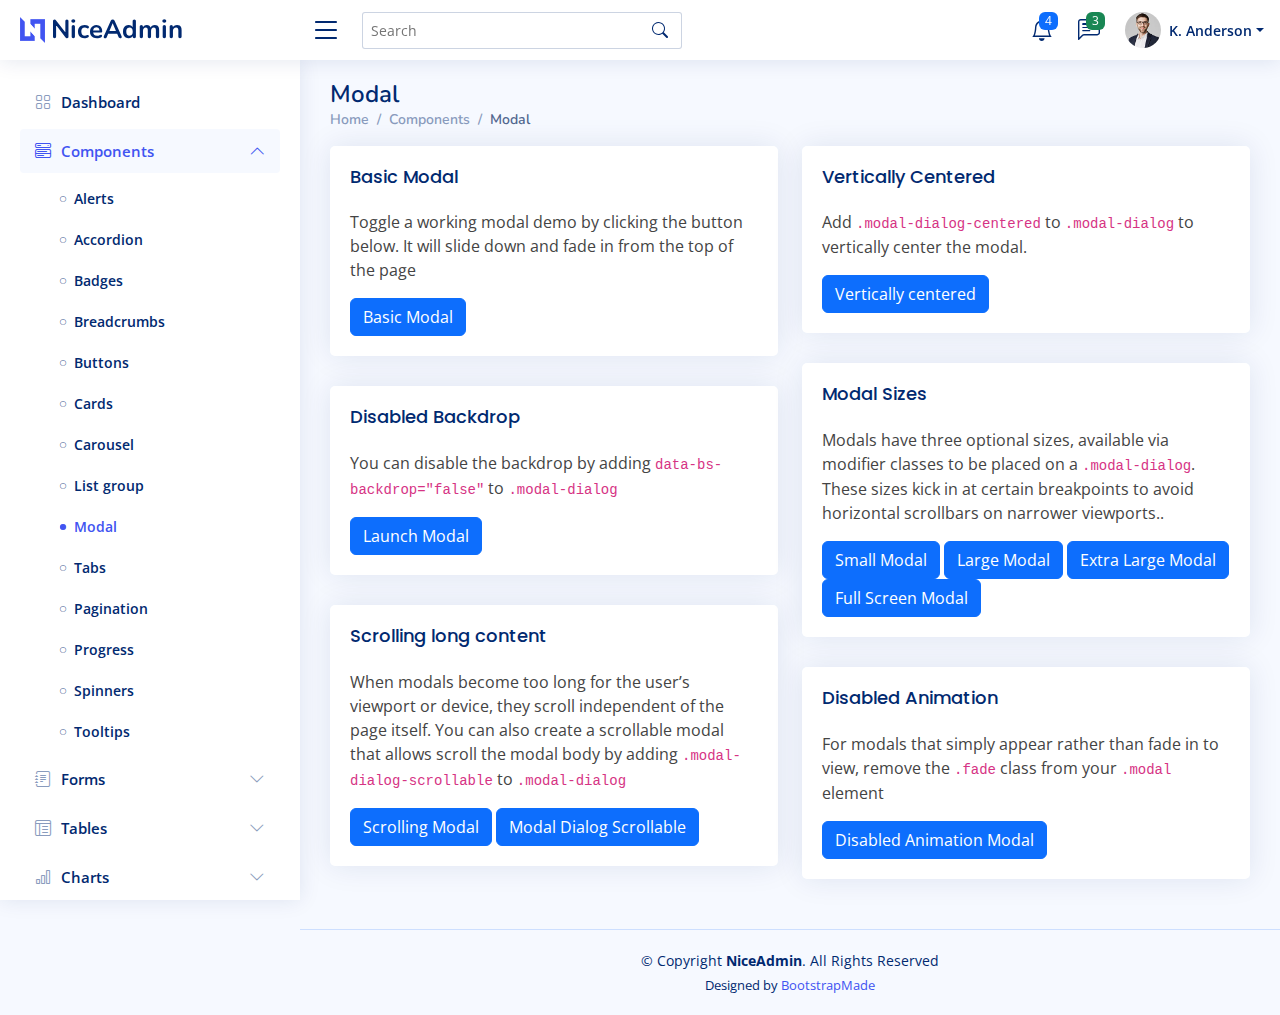
<file: WEB PROGRAMLAMA/Content/AdminLayout/components-modal.html>
<!DOCTYPE html>
<html lang="en">

<head>
  <meta charset="utf-8">
  <meta content="width=device-width, initial-scale=1.0" name="viewport">

  <title>Components / Modal - NiceAdmin Bootstrap Template</title>
  <meta content="" name="description">
  <meta content="" name="keywords">

  <!-- Favicons -->
  <link href="assets/img/favicon.png" rel="icon">
  <link href="assets/img/apple-touch-icon.png" rel="apple-touch-icon">

  <!-- Google Fonts -->
  <link href="https://fonts.gstatic.com" rel="preconnect">
  <link href="https://fonts.googleapis.com/css?family=Open+Sans:300,300i,400,400i,600,600i,700,700i|Nunito:300,300i,400,400i,600,600i,700,700i|Poppins:300,300i,400,400i,500,500i,600,600i,700,700i" rel="stylesheet">

  <!-- Vendor CSS Files -->
  <link href="assets/vendor/bootstrap/css/bootstrap.min.css" rel="stylesheet">
  <link href="assets/vendor/bootstrap-icons/bootstrap-icons.css" rel="stylesheet">
  <link href="assets/vendor/boxicons/css/boxicons.min.css" rel="stylesheet">
  <link href="assets/vendor/quill/quill.snow.css" rel="stylesheet">
  <link href="assets/vendor/quill/quill.bubble.css" rel="stylesheet">
  <link href="assets/vendor/remixicon/remixicon.css" rel="stylesheet">
  <link href="assets/vendor/simple-datatables/style.css" rel="stylesheet">

  <!-- Template Main CSS File -->
  <link href="assets/css/style.css" rel="stylesheet">

  <!-- =======================================================
  * Template Name: NiceAdmin - v2.5.0
  * Template URL: https://bootstrapmade.com/nice-admin-bootstrap-admin-html-template/
  * Author: BootstrapMade.com
  * License: https://bootstrapmade.com/license/
  ======================================================== -->
</head>

<body>

  <!-- ======= Header ======= -->
  <header id="header" class="header fixed-top d-flex align-items-center">

    <div class="d-flex align-items-center justify-content-between">
      <a href="index.html" class="logo d-flex align-items-center">
        <img src="assets/img/logo.png" alt="">
        <span class="d-none d-lg-block">NiceAdmin</span>
      </a>
      <i class="bi bi-list toggle-sidebar-btn"></i>
    </div><!-- End Logo -->

    <div class="search-bar">
      <form class="search-form d-flex align-items-center" method="POST" action="#">
        <input type="text" name="query" placeholder="Search" title="Enter search keyword">
        <button type="submit" title="Search"><i class="bi bi-search"></i></button>
      </form>
    </div><!-- End Search Bar -->

    <nav class="header-nav ms-auto">
      <ul class="d-flex align-items-center">

        <li class="nav-item d-block d-lg-none">
          <a class="nav-link nav-icon search-bar-toggle " href="#">
            <i class="bi bi-search"></i>
          </a>
        </li><!-- End Search Icon-->

        <li class="nav-item dropdown">

          <a class="nav-link nav-icon" href="#" data-bs-toggle="dropdown">
            <i class="bi bi-bell"></i>
            <span class="badge bg-primary badge-number">4</span>
          </a><!-- End Notification Icon -->

          <ul class="dropdown-menu dropdown-menu-end dropdown-menu-arrow notifications">
            <li class="dropdown-header">
              You have 4 new notifications
              <a href="#"><span class="badge rounded-pill bg-primary p-2 ms-2">View all</span></a>
            </li>
            <li>
              <hr class="dropdown-divider">
            </li>

            <li class="notification-item">
              <i class="bi bi-exclamation-circle text-warning"></i>
              <div>
                <h4>Lorem Ipsum</h4>
                <p>Quae dolorem earum veritatis oditseno</p>
                <p>30 min. ago</p>
              </div>
            </li>

            <li>
              <hr class="dropdown-divider">
            </li>

            <li class="notification-item">
              <i class="bi bi-x-circle text-danger"></i>
              <div>
                <h4>Atque rerum nesciunt</h4>
                <p>Quae dolorem earum veritatis oditseno</p>
                <p>1 hr. ago</p>
              </div>
            </li>

            <li>
              <hr class="dropdown-divider">
            </li>

            <li class="notification-item">
              <i class="bi bi-check-circle text-success"></i>
              <div>
                <h4>Sit rerum fuga</h4>
                <p>Quae dolorem earum veritatis oditseno</p>
                <p>2 hrs. ago</p>
              </div>
            </li>

            <li>
              <hr class="dropdown-divider">
            </li>

            <li class="notification-item">
              <i class="bi bi-info-circle text-primary"></i>
              <div>
                <h4>Dicta reprehenderit</h4>
                <p>Quae dolorem earum veritatis oditseno</p>
                <p>4 hrs. ago</p>
              </div>
            </li>

            <li>
              <hr class="dropdown-divider">
            </li>
            <li class="dropdown-footer">
              <a href="#">Show all notifications</a>
            </li>

          </ul><!-- End Notification Dropdown Items -->

        </li><!-- End Notification Nav -->

        <li class="nav-item dropdown">

          <a class="nav-link nav-icon" href="#" data-bs-toggle="dropdown">
            <i class="bi bi-chat-left-text"></i>
            <span class="badge bg-success badge-number">3</span>
          </a><!-- End Messages Icon -->

          <ul class="dropdown-menu dropdown-menu-end dropdown-menu-arrow messages">
            <li class="dropdown-header">
              You have 3 new messages
              <a href="#"><span class="badge rounded-pill bg-primary p-2 ms-2">View all</span></a>
            </li>
            <li>
              <hr class="dropdown-divider">
            </li>

            <li class="message-item">
              <a href="#">
                <img src="assets/img/messages-1.jpg" alt="" class="rounded-circle">
                <div>
                  <h4>Maria Hudson</h4>
                  <p>Velit asperiores et ducimus soluta repudiandae labore officia est ut...</p>
                  <p>4 hrs. ago</p>
                </div>
              </a>
            </li>
            <li>
              <hr class="dropdown-divider">
            </li>

            <li class="message-item">
              <a href="#">
                <img src="assets/img/messages-2.jpg" alt="" class="rounded-circle">
                <div>
                  <h4>Anna Nelson</h4>
                  <p>Velit asperiores et ducimus soluta repudiandae labore officia est ut...</p>
                  <p>6 hrs. ago</p>
                </div>
              </a>
            </li>
            <li>
              <hr class="dropdown-divider">
            </li>

            <li class="message-item">
              <a href="#">
                <img src="assets/img/messages-3.jpg" alt="" class="rounded-circle">
                <div>
                  <h4>David Muldon</h4>
                  <p>Velit asperiores et ducimus soluta repudiandae labore officia est ut...</p>
                  <p>8 hrs. ago</p>
                </div>
              </a>
            </li>
            <li>
              <hr class="dropdown-divider">
            </li>

            <li class="dropdown-footer">
              <a href="#">Show all messages</a>
            </li>

          </ul><!-- End Messages Dropdown Items -->

        </li><!-- End Messages Nav -->

        <li class="nav-item dropdown pe-3">

          <a class="nav-link nav-profile d-flex align-items-center pe-0" href="#" data-bs-toggle="dropdown">
            <img src="assets/img/profile-img.jpg" alt="Profile" class="rounded-circle">
            <span class="d-none d-md-block dropdown-toggle ps-2">K. Anderson</span>
          </a><!-- End Profile Iamge Icon -->

          <ul class="dropdown-menu dropdown-menu-end dropdown-menu-arrow profile">
            <li class="dropdown-header">
              <h6>Kevin Anderson</h6>
              <span>Web Designer</span>
            </li>
            <li>
              <hr class="dropdown-divider">
            </li>

            <li>
              <a class="dropdown-item d-flex align-items-center" href="users-profile.html">
                <i class="bi bi-person"></i>
                <span>My Profile</span>
              </a>
            </li>
            <li>
              <hr class="dropdown-divider">
            </li>

            <li>
              <a class="dropdown-item d-flex align-items-center" href="users-profile.html">
                <i class="bi bi-gear"></i>
                <span>Account Settings</span>
              </a>
            </li>
            <li>
              <hr class="dropdown-divider">
            </li>

            <li>
              <a class="dropdown-item d-flex align-items-center" href="pages-faq.html">
                <i class="bi bi-question-circle"></i>
                <span>Need Help?</span>
              </a>
            </li>
            <li>
              <hr class="dropdown-divider">
            </li>

            <li>
              <a class="dropdown-item d-flex align-items-center" href="#">
                <i class="bi bi-box-arrow-right"></i>
                <span>Sign Out</span>
              </a>
            </li>

          </ul><!-- End Profile Dropdown Items -->
        </li><!-- End Profile Nav -->

      </ul>
    </nav><!-- End Icons Navigation -->

  </header><!-- End Header -->

  <!-- ======= Sidebar ======= -->
  <aside id="sidebar" class="sidebar">

    <ul class="sidebar-nav" id="sidebar-nav">

      <li class="nav-item">
        <a class="nav-link collapsed" href="index.html">
          <i class="bi bi-grid"></i>
          <span>Dashboard</span>
        </a>
      </li><!-- End Dashboard Nav -->

      <li class="nav-item">
        <a class="nav-link " data-bs-target="#components-nav" data-bs-toggle="collapse" href="#">
          <i class="bi bi-menu-button-wide"></i><span>Components</span><i class="bi bi-chevron-down ms-auto"></i>
        </a>
        <ul id="components-nav" class="nav-content collapse show" data-bs-parent="#sidebar-nav">
          <li>
            <a href="components-alerts.html">
              <i class="bi bi-circle"></i><span>Alerts</span>
            </a>
          </li>
          <li>
            <a href="components-accordion.html">
              <i class="bi bi-circle"></i><span>Accordion</span>
            </a>
          </li>
          <li>
            <a href="components-badges.html">
              <i class="bi bi-circle"></i><span>Badges</span>
            </a>
          </li>
          <li>
            <a href="components-breadcrumbs.html">
              <i class="bi bi-circle"></i><span>Breadcrumbs</span>
            </a>
          </li>
          <li>
            <a href="components-buttons.html">
              <i class="bi bi-circle"></i><span>Buttons</span>
            </a>
          </li>
          <li>
            <a href="components-cards.html">
              <i class="bi bi-circle"></i><span>Cards</span>
            </a>
          </li>
          <li>
            <a href="components-carousel.html">
              <i class="bi bi-circle"></i><span>Carousel</span>
            </a>
          </li>
          <li>
            <a href="components-list-group.html">
              <i class="bi bi-circle"></i><span>List group</span>
            </a>
          </li>
          <li>
            <a href="components-modal.html" class="active">
              <i class="bi bi-circle"></i><span>Modal</span>
            </a>
          </li>
          <li>
            <a href="components-tabs.html">
              <i class="bi bi-circle"></i><span>Tabs</span>
            </a>
          </li>
          <li>
            <a href="components-pagination.html">
              <i class="bi bi-circle"></i><span>Pagination</span>
            </a>
          </li>
          <li>
            <a href="components-progress.html">
              <i class="bi bi-circle"></i><span>Progress</span>
            </a>
          </li>
          <li>
            <a href="components-spinners.html">
              <i class="bi bi-circle"></i><span>Spinners</span>
            </a>
          </li>
          <li>
            <a href="components-tooltips.html">
              <i class="bi bi-circle"></i><span>Tooltips</span>
            </a>
          </li>
        </ul>
      </li><!-- End Components Nav -->

      <li class="nav-item">
        <a class="nav-link collapsed" data-bs-target="#forms-nav" data-bs-toggle="collapse" href="#">
          <i class="bi bi-journal-text"></i><span>Forms</span><i class="bi bi-chevron-down ms-auto"></i>
        </a>
        <ul id="forms-nav" class="nav-content collapse " data-bs-parent="#sidebar-nav">
          <li>
            <a href="forms-elements.html">
              <i class="bi bi-circle"></i><span>Form Elements</span>
            </a>
          </li>
          <li>
            <a href="forms-layouts.html">
              <i class="bi bi-circle"></i><span>Form Layouts</span>
            </a>
          </li>
          <li>
            <a href="forms-editors.html">
              <i class="bi bi-circle"></i><span>Form Editors</span>
            </a>
          </li>
          <li>
            <a href="forms-validation.html">
              <i class="bi bi-circle"></i><span>Form Validation</span>
            </a>
          </li>
        </ul>
      </li><!-- End Forms Nav -->

      <li class="nav-item">
        <a class="nav-link collapsed" data-bs-target="#tables-nav" data-bs-toggle="collapse" href="#">
          <i class="bi bi-layout-text-window-reverse"></i><span>Tables</span><i class="bi bi-chevron-down ms-auto"></i>
        </a>
        <ul id="tables-nav" class="nav-content collapse " data-bs-parent="#sidebar-nav">
          <li>
            <a href="tables-general.html">
              <i class="bi bi-circle"></i><span>General Tables</span>
            </a>
          </li>
          <li>
            <a href="tables-data.html">
              <i class="bi bi-circle"></i><span>Data Tables</span>
            </a>
          </li>
        </ul>
      </li><!-- End Tables Nav -->

      <li class="nav-item">
        <a class="nav-link collapsed" data-bs-target="#charts-nav" data-bs-toggle="collapse" href="#">
          <i class="bi bi-bar-chart"></i><span>Charts</span><i class="bi bi-chevron-down ms-auto"></i>
        </a>
        <ul id="charts-nav" class="nav-content collapse " data-bs-parent="#sidebar-nav">
          <li>
            <a href="charts-chartjs.html">
              <i class="bi bi-circle"></i><span>Chart.js</span>
            </a>
          </li>
          <li>
            <a href="charts-apexcharts.html">
              <i class="bi bi-circle"></i><span>ApexCharts</span>
            </a>
          </li>
          <li>
            <a href="charts-echarts.html">
              <i class="bi bi-circle"></i><span>ECharts</span>
            </a>
          </li>
        </ul>
      </li><!-- End Charts Nav -->

      <li class="nav-item">
        <a class="nav-link collapsed" data-bs-target="#icons-nav" data-bs-toggle="collapse" href="#">
          <i class="bi bi-gem"></i><span>Icons</span><i class="bi bi-chevron-down ms-auto"></i>
        </a>
        <ul id="icons-nav" class="nav-content collapse " data-bs-parent="#sidebar-nav">
          <li>
            <a href="icons-bootstrap.html">
              <i class="bi bi-circle"></i><span>Bootstrap Icons</span>
            </a>
          </li>
          <li>
            <a href="icons-remix.html">
              <i class="bi bi-circle"></i><span>Remix Icons</span>
            </a>
          </li>
          <li>
            <a href="icons-boxicons.html">
              <i class="bi bi-circle"></i><span>Boxicons</span>
            </a>
          </li>
        </ul>
      </li><!-- End Icons Nav -->

      <li class="nav-heading">Pages</li>

      <li class="nav-item">
        <a class="nav-link collapsed" href="users-profile.html">
          <i class="bi bi-person"></i>
          <span>Profile</span>
        </a>
      </li><!-- End Profile Page Nav -->

      <li class="nav-item">
        <a class="nav-link collapsed" href="pages-faq.html">
          <i class="bi bi-question-circle"></i>
          <span>F.A.Q</span>
        </a>
      </li><!-- End F.A.Q Page Nav -->

      <li class="nav-item">
        <a class="nav-link collapsed" href="pages-contact.html">
          <i class="bi bi-envelope"></i>
          <span>Contact</span>
        </a>
      </li><!-- End Contact Page Nav -->

      <li class="nav-item">
        <a class="nav-link collapsed" href="pages-register.html">
          <i class="bi bi-card-list"></i>
          <span>Register</span>
        </a>
      </li><!-- End Register Page Nav -->

      <li class="nav-item">
        <a class="nav-link collapsed" href="pages-login.html">
          <i class="bi bi-box-arrow-in-right"></i>
          <span>Login</span>
        </a>
      </li><!-- End Login Page Nav -->

      <li class="nav-item">
        <a class="nav-link collapsed" href="pages-error-404.html">
          <i class="bi bi-dash-circle"></i>
          <span>Error 404</span>
        </a>
      </li><!-- End Error 404 Page Nav -->

      <li class="nav-item">
        <a class="nav-link collapsed" href="pages-blank.html">
          <i class="bi bi-file-earmark"></i>
          <span>Blank</span>
        </a>
      </li><!-- End Blank Page Nav -->

    </ul>

  </aside><!-- End Sidebar-->

  <main id="main" class="main">

    <div class="pagetitle">
      <h1>Modal</h1>
      <nav>
        <ol class="breadcrumb">
          <li class="breadcrumb-item"><a href="index.html">Home</a></li>
          <li class="breadcrumb-item">Components</li>
          <li class="breadcrumb-item active">Modal</li>
        </ol>
      </nav>
    </div><!-- End Page Title -->

    <section class="section">
      <div class="row">
        <div class="col-lg-6">

          <div class="card">
            <div class="card-body">
              <h5 class="card-title">Basic Modal</h5>
              <p>Toggle a working modal demo by clicking the button below. It will slide down and fade in from the top of the page</p>

              <!-- Basic Modal -->
              <button type="button" class="btn btn-primary" data-bs-toggle="modal" data-bs-target="#basicModal">
                Basic Modal
              </button>
              <div class="modal fade" id="basicModal" tabindex="-1">
                <div class="modal-dialog">
                  <div class="modal-content">
                    <div class="modal-header">
                      <h5 class="modal-title">Basic Modal</h5>
                      <button type="button" class="btn-close" data-bs-dismiss="modal" aria-label="Close"></button>
                    </div>
                    <div class="modal-body">
                      Non omnis incidunt qui sed occaecati magni asperiores est mollitia. Soluta at et reprehenderit. Placeat autem numquam et fuga numquam. Tempora in facere consequatur sit dolor ipsum. Consequatur nemo amet incidunt est facilis. Dolorem neque recusandae quo sit molestias sint dignissimos.
                    </div>
                    <div class="modal-footer">
                      <button type="button" class="btn btn-secondary" data-bs-dismiss="modal">Close</button>
                      <button type="button" class="btn btn-primary">Save changes</button>
                    </div>
                  </div>
                </div>
              </div><!-- End Basic Modal-->

            </div>
          </div>

          <div class="card">
            <div class="card-body">
              <h5 class="card-title">Disabled Backdrop</h5>
              <p>You can disable the backdrop by adding <code>data-bs-backdrop="false"</code> to <code>.modal-dialog</code></p>

              <!-- Disabled Backdrop Modal -->
              <button type="button" class="btn btn-primary" data-bs-toggle="modal" data-bs-target="#disablebackdrop">
                Launch Modal
              </button>
              <div class="modal fade" id="disablebackdrop" tabindex="-1" data-bs-backdrop="false">
                <div class="modal-dialog">
                  <div class="modal-content">
                    <div class="modal-header">
                      <h5 class="modal-title">Disabled Backdrop</h5>
                      <button type="button" class="btn-close" data-bs-dismiss="modal" aria-label="Close"></button>
                    </div>
                    <div class="modal-body">
                      Non omnis incidunt qui sed occaecati magni asperiores est mollitia. Soluta at et reprehenderit. Placeat autem numquam et fuga numquam. Tempora in facere consequatur sit dolor ipsum. Consequatur nemo amet incidunt est facilis. Dolorem neque recusandae quo sit molestias sint dignissimos.
                    </div>
                    <div class="modal-footer">
                      <button type="button" class="btn btn-secondary" data-bs-dismiss="modal">Close</button>
                      <button type="button" class="btn btn-primary">Save changes</button>
                    </div>
                  </div>
                </div>
              </div><!-- End Disabled Backdrop Modal-->

            </div>
          </div>

          <div class="card">
            <div class="card-body">
              <h5 class="card-title">Scrolling long content</h5>
              <p>When modals become too long for the user’s viewport or device, they scroll independent of the page itself. You can also create a scrollable modal that allows scroll the modal body by adding <code>.modal-dialog-scrollable</code> to <code>.modal-dialog</code></p>

              <!-- Scrolling Modal -->
              <button type="button" class="btn btn-primary" data-bs-toggle="modal" data-bs-target="#scrollingModal">
                Scrolling Modal
              </button>
              <div class="modal fade" id="scrollingModal" tabindex="-1">
                <div class="modal-dialog">
                  <div class="modal-content">
                    <div class="modal-header">
                      <h5 class="modal-title">Scrolling Modal</h5>
                      <button type="button" class="btn-close" data-bs-dismiss="modal" aria-label="Close"></button>
                    </div>
                    <div class="modal-body" style="min-height: 1500px;">
                      Non omnis incidunt qui sed occaecati magni asperiores est mollitia. Soluta at et reprehenderit. Placeat autem numquam et fuga numquam. Tempora in facere consequatur sit dolor ipsum. Consequatur nemo amet incidunt est facilis. Dolorem neque recusandae quo sit molestias sint dignissimos.
                    </div>
                    <div class="modal-footer">
                      <button type="button" class="btn btn-secondary" data-bs-dismiss="modal">Close</button>
                      <button type="button" class="btn btn-primary">Save changes</button>
                    </div>
                  </div>
                </div>
              </div><!-- End Scrolling Modal-->

              <!-- Modal Dialog Scrollable -->
              <button type="button" class="btn btn-primary" data-bs-toggle="modal" data-bs-target="#modalDialogScrollable">
                Modal Dialog Scrollable
              </button>
              <div class="modal fade" id="modalDialogScrollable" tabindex="-1">
                <div class="modal-dialog modal-dialog-scrollable">
                  <div class="modal-content">
                    <div class="modal-header">
                      <h5 class="modal-title">Modal Dialog Scrollable</h5>
                      <button type="button" class="btn-close" data-bs-dismiss="modal" aria-label="Close"></button>
                    </div>
                    <div class="modal-body">
                      Non omnis incidunt qui sed occaecati magni asperiores est mollitia. Soluta at et reprehenderit. Placeat autem numquam et fuga numquam. Tempora in facere consequatur sit dolor ipsum. Consequatur nemo amet incidunt est facilis. Dolorem neque recusandae quo sit molestias sint dignissimos.
                      <br><br><br><br><br><br><br><br><br><br><br><br><br><br><br><br><br><br><br><br><br><br><br><br><br><br><br><br><br><br><br><br><br><br><br><br><br><br><br><br>
                      This content should appear at the bottom after you scroll.
                    </div>
                    <div class="modal-footer">
                      <button type="button" class="btn btn-secondary" data-bs-dismiss="modal">Close</button>
                      <button type="button" class="btn btn-primary">Save changes</button>
                    </div>
                  </div>
                </div>
              </div><!-- End Modal Dialog Scrollable-->

            </div>
          </div>

        </div>

        <div class="col-lg-6">

          <div class="card">
            <div class="card-body">
              <h5 class="card-title">Vertically Centered</h5>
              <p>Add <code>.modal-dialog-centered</code> to <code>.modal-dialog</code> to vertically center the modal.</p>

              <!-- Vertically centered Modal -->
              <button type="button" class="btn btn-primary" data-bs-toggle="modal" data-bs-target="#verticalycentered">
                Vertically centered
              </button>
              <div class="modal fade" id="verticalycentered" tabindex="-1">
                <div class="modal-dialog modal-dialog-centered">
                  <div class="modal-content">
                    <div class="modal-header">
                      <h5 class="modal-title">Vertically Centered</h5>
                      <button type="button" class="btn-close" data-bs-dismiss="modal" aria-label="Close"></button>
                    </div>
                    <div class="modal-body">
                      Non omnis incidunt qui sed occaecati magni asperiores est mollitia. Soluta at et reprehenderit. Placeat autem numquam et fuga numquam. Tempora in facere consequatur sit dolor ipsum. Consequatur nemo amet incidunt est facilis. Dolorem neque recusandae quo sit molestias sint dignissimos.
                    </div>
                    <div class="modal-footer">
                      <button type="button" class="btn btn-secondary" data-bs-dismiss="modal">Close</button>
                      <button type="button" class="btn btn-primary">Save changes</button>
                    </div>
                  </div>
                </div>
              </div><!-- End Vertically centered Modal-->

            </div>
          </div>

          <div class="card">
            <div class="card-body">
              <h5 class="card-title">Modal Sizes</h5>
              <p>Modals have three optional sizes, available via modifier classes to be placed on a <code>.modal-dialog</code>. These sizes kick in at certain breakpoints to avoid horizontal scrollbars on narrower viewports..</p>

              <!-- Small Modal -->
              <button type="button" class="btn btn-primary" data-bs-toggle="modal" data-bs-target="#smallModal">
                Small Modal
              </button>

              <div class="modal fade" id="smallModal" tabindex="-1">
                <div class="modal-dialog modal-sm">
                  <div class="modal-content">
                    <div class="modal-header">
                      <h5 class="modal-title">Small Modal</h5>
                      <button type="button" class="btn-close" data-bs-dismiss="modal" aria-label="Close"></button>
                    </div>
                    <div class="modal-body">
                      Non omnis incidunt qui sed occaecati magni asperiores est mollitia. Soluta at et reprehenderit. Placeat autem numquam et fuga numquam. Tempora in facere consequatur sit dolor ipsum. Consequatur nemo amet incidunt est facilis. Dolorem neque recusandae quo sit molestias sint dignissimos.
                    </div>
                    <div class="modal-footer">
                      <button type="button" class="btn btn-secondary" data-bs-dismiss="modal">Close</button>
                      <button type="button" class="btn btn-primary">Save changes</button>
                    </div>
                  </div>
                </div>
              </div><!-- End Small Modal-->

              <!-- Large Modal -->
              <button type="button" class="btn btn-primary" data-bs-toggle="modal" data-bs-target="#largeModal">
                Large Modal
              </button>

              <div class="modal fade" id="largeModal" tabindex="-1">
                <div class="modal-dialog modal-lg">
                  <div class="modal-content">
                    <div class="modal-header">
                      <h5 class="modal-title">Large Modal</h5>
                      <button type="button" class="btn-close" data-bs-dismiss="modal" aria-label="Close"></button>
                    </div>
                    <div class="modal-body">
                      Non omnis incidunt qui sed occaecati magni asperiores est mollitia. Soluta at et reprehenderit. Placeat autem numquam et fuga numquam. Tempora in facere consequatur sit dolor ipsum. Consequatur nemo amet incidunt est facilis. Dolorem neque recusandae quo sit molestias sint dignissimos.
                    </div>
                    <div class="modal-footer">
                      <button type="button" class="btn btn-secondary" data-bs-dismiss="modal">Close</button>
                      <button type="button" class="btn btn-primary">Save changes</button>
                    </div>
                  </div>
                </div>
              </div><!-- End Large Modal-->

              <!-- Extra Large Modal -->
              <button type="button" class="btn btn-primary" data-bs-toggle="modal" data-bs-target="#ExtralargeModal">
                Extra Large Modal
              </button>

              <div class="modal fade" id="ExtralargeModal" tabindex="-1">
                <div class="modal-dialog modal-xl">
                  <div class="modal-content">
                    <div class="modal-header">
                      <h5 class="modal-title">Extra Large Modal</h5>
                      <button type="button" class="btn-close" data-bs-dismiss="modal" aria-label="Close"></button>
                    </div>
                    <div class="modal-body">
                      Non omnis incidunt qui sed occaecati magni asperiores est mollitia. Soluta at et reprehenderit. Placeat autem numquam et fuga numquam. Tempora in facere consequatur sit dolor ipsum. Consequatur nemo amet incidunt est facilis. Dolorem neque recusandae quo sit molestias sint dignissimos.
                    </div>
                    <div class="modal-footer">
                      <button type="button" class="btn btn-secondary" data-bs-dismiss="modal">Close</button>
                      <button type="button" class="btn btn-primary">Save changes</button>
                    </div>
                  </div>
                </div>
              </div><!-- End Extra Large Modal-->

              <!-- Full Screen Modal -->
              <button type="button" class="btn btn-primary" data-bs-toggle="modal" data-bs-target="#fullscreenModal">
                Full Screen Modal
              </button>

              <div class="modal fade" id="fullscreenModal" tabindex="-1">
                <div class="modal-dialog modal-fullscreen">
                  <div class="modal-content">
                    <div class="modal-header">
                      <h5 class="modal-title">Full Screen Modal</h5>
                      <button type="button" class="btn-close" data-bs-dismiss="modal" aria-label="Close"></button>
                    </div>
                    <div class="modal-body">
                      Non omnis incidunt qui sed occaecati magni asperiores est mollitia. Soluta at et reprehenderit. Placeat autem numquam et fuga numquam. Tempora in facere consequatur sit dolor ipsum. Consequatur nemo amet incidunt est facilis. Dolorem neque recusandae quo sit molestias sint dignissimos.
                    </div>
                    <div class="modal-footer">
                      <button type="button" class="btn btn-secondary" data-bs-dismiss="modal">Close</button>
                      <button type="button" class="btn btn-primary">Save changes</button>
                    </div>
                  </div>
                </div>
              </div><!-- End Full Screen Modal-->

            </div>
          </div>

          <div class="card">
            <div class="card-body">
              <h5 class="card-title">Disabled Animation</h5>
              <p>For modals that simply appear rather than fade in to view, remove the <code>.fade</code> class from your <code>.modal</code> element </p>

              <!-- Disabled Animation Modal -->
              <button type="button" class="btn btn-primary" data-bs-toggle="modal" data-bs-target="#disabledAnimation">
                Disabled Animation Modal
              </button>
              <div class="modal" id="disabledAnimation" tabindex="-1">
                <div class="modal-dialog">
                  <div class="modal-content">
                    <div class="modal-header">
                      <h5 class="modal-title">Disabled Animation Modal</h5>
                      <button type="button" class="btn-close" data-bs-dismiss="modal" aria-label="Close"></button>
                    </div>
                    <div class="modal-body">
                      Non omnis incidunt qui sed occaecati magni asperiores est mollitia. Soluta at et reprehenderit. Placeat autem numquam et fuga numquam. Tempora in facere consequatur sit dolor ipsum. Consequatur nemo amet incidunt est facilis. Dolorem neque recusandae quo sit molestias sint dignissimos.
                    </div>
                    <div class="modal-footer">
                      <button type="button" class="btn btn-secondary" data-bs-dismiss="modal">Close</button>
                      <button type="button" class="btn btn-primary">Save changes</button>
                    </div>
                  </div>
                </div>
              </div><!-- End Disabled Animation Modal-->

            </div>
          </div>

        </div>
      </div>
    </section>

  </main><!-- End #main -->

  <!-- ======= Footer ======= -->
  <footer id="footer" class="footer">
    <div class="copyright">
      &copy; Copyright <strong><span>NiceAdmin</span></strong>. All Rights Reserved
    </div>
    <div class="credits">
      <!-- All the links in the footer should remain intact. -->
      <!-- You can delete the links only if you purchased the pro version. -->
      <!-- Licensing information: https://bootstrapmade.com/license/ -->
      <!-- Purchase the pro version with working PHP/AJAX contact form: https://bootstrapmade.com/nice-admin-bootstrap-admin-html-template/ -->
      Designed by <a href="https://bootstrapmade.com/">BootstrapMade</a>
    </div>
  </footer><!-- End Footer -->

  <a href="#" class="back-to-top d-flex align-items-center justify-content-center"><i class="bi bi-arrow-up-short"></i></a>

  <!-- Vendor JS Files -->
  <script src="assets/vendor/apexcharts/apexcharts.min.js"></script>
  <script src="assets/vendor/bootstrap/js/bootstrap.bundle.min.js"></script>
  <script src="assets/vendor/chart.js/chart.umd.js"></script>
  <script src="assets/vendor/echarts/echarts.min.js"></script>
  <script src="assets/vendor/quill/quill.min.js"></script>
  <script src="assets/vendor/simple-datatables/simple-datatables.js"></script>
  <script src="assets/vendor/tinymce/tinymce.min.js"></script>
  <script src="assets/vendor/php-email-form/validate.js"></script>

  <!-- Template Main JS File -->
  <script src="assets/js/main.js"></script>

</body>

</html>
</file>
<file: web-Admin-Login/css/style.css>
*{
    margin: 0;
    padding: 0;
    text-decoration: none;
    font-family: sans-serif;
    box-sizing: border-box;
}

body{
    background-image: linear-gradient(120deg, #3498bd, #8e44ad);
    min-height: 100vh;
}

.container{
    width: 400px;
    background: #f1f1f1;
    height: 580px;
    padding: 80px 40px;
    border-radius: 10px;
    position: absolute;
    left: 50%;
    top: 50%;
    transform: translate(-50%,-50%);
}

.txtb{
    border-bottom: 2px solid #adadad;
    position: relative;
    margin: 30px 0;
}

.txtb input{
    font-size: 15px;
    color: #333;
    border: none;
    width: 100%;
    outline: none;
    background: none;
    padding: 0 5px;
    height: 40px;
}

img.admin-img{
    margin-left: 85px;
    margin-bottom: 50px;
    display: block;
    background: black;
    border-radius: 25%;
    width: 150px;
    height: 150px;
}

.logbtn{
    display: block;
    width: 100%;
    height: 50px;
    border: none;
    background-image: linear-gradient(120deg, #3496db, #8444ad, #3495db );
    background-size: 200%;
    color: #fff;
    outline: none;
    cursor: pointer;
    border-radius: 5px;
    transition: .5s;
}

.logbtn:hover{
    background-position: right;
}
</file>
<file: web-KisiselWebSitesi/style.css>
*{
    margin: 0;
    padding: 0;
}

body{
    color: white;
    font-family: sans-serif;
    background-image: url(sub-category-1.jpg);
    background-size: cover;
    background-repeat: no-repeat;
    background-position: bottom;
    min-height: 100vh;
    display: flex;
    justify-content: center;
    align-items: center;
}

.center .avatar img{
border-radius: 50%;
width: 140px;
height: 220px;
margin-top: 5%;
}

.center{
width: 600px;
background-color: rgba(0,0,0,0.7);
height: 550px;
text-align: center;
border-radius: 50px;
}

.content{
    padding: 30px;
}

h1{
    color: wheat;
}

.content h2,
p{
    font-weight: lighter;
    letter-spacing: 1px;
    width: 80%;
    margin: 10px auto;
}

.content h3{
    margin-top: 20px;
}

div.social i{
    padding: 0 10px;
    font-size: 50px;
    color: rgba(255,255,255,0.6);
    transition: 0.4s;
}

div.social i:hover{
    color: rgba(255,255,255,1);
}

@media screen and (max-width:700px){
    .center{
        width: 300px;
        height: 500px;
    }

    h1{
        font-size: 22px;
    }

    h2{
        font-size: 16px;
    }

    p{
        width: 90%;
        font-size: 12px;
    }
    h3{
        font-size: 14px;
    }

    .social a i{
        font-size: 25px;
    }
}
</file>
<file: WEB PROGRAMLAMA/Content/AdminLayout/assets/vendor/quill/quill.snow.css>
/*!
 * Quill Editor v1.3.7
 * https://quilljs.com/
 * Copyright (c) 2014, Jason Chen
 * Copyright (c) 2013, salesforce.com
 */
.ql-container {
  box-sizing: border-box;
  font-family: Helvetica, Arial, sans-serif;
  font-size: 13px;
  height: 100%;
  margin: 0px;
  position: relative;
}
.ql-container.ql-disabled .ql-tooltip {
  visibility: hidden;
}
.ql-container.ql-disabled .ql-editor ul[data-checked] > li::before {
  pointer-events: none;
}
.ql-clipboard {
  left: -100000px;
  height: 1px;
  overflow-y: hidden;
  position: absolute;
  top: 50%;
}
.ql-clipboard p {
  margin: 0;
  padding: 0;
}
.ql-editor {
  box-sizing: border-box;
  line-height: 1.42;
  height: 100%;
  outline: none;
  overflow-y: auto;
  padding: 12px 15px;
  tab-size: 4;
  -moz-tab-size: 4;
  text-align: left;
  white-space: pre-wrap;
  word-wrap: break-word;
}
.ql-editor > * {
  cursor: text;
}
.ql-editor p,
.ql-editor ol,
.ql-editor ul,
.ql-editor pre,
.ql-editor blockquote,
.ql-editor h1,
.ql-editor h2,
.ql-editor h3,
.ql-editor h4,
.ql-editor h5,
.ql-editor h6 {
  margin: 0;
  padding: 0;
  counter-reset: list-1 list-2 list-3 list-4 list-5 list-6 list-7 list-8 list-9;
}
.ql-editor ol,
.ql-editor ul {
  padding-left: 1.5em;
}
.ql-editor ol > li,
.ql-editor ul > li {
  list-style-type: none;
}
.ql-editor ul > li::before {
  content: '\2022';
}
.ql-editor ul[data-checked=true],
.ql-editor ul[data-checked=false] {
  pointer-events: none;
}
.ql-editor ul[data-checked=true] > li *,
.ql-editor ul[data-checked=false] > li * {
  pointer-events: all;
}
.ql-editor ul[data-checked=true] > li::before,
.ql-editor ul[data-checked=false] > li::before {
  color: #777;
  cursor: pointer;
  pointer-events: all;
}
.ql-editor ul[data-checked=true] > li::before {
  content: '\2611';
}
.ql-editor ul[data-checked=false] > li::before {
  content: '\2610';
}
.ql-editor li::before {
  display: inline-block;
  white-space: nowrap;
  width: 1.2em;
}
.ql-editor li:not(.ql-direction-rtl)::before {
  margin-left: -1.5em;
  margin-right: 0.3em;
  text-align: right;
}
.ql-editor li.ql-direction-rtl::before {
  margin-left: 0.3em;
  margin-right: -1.5em;
}
.ql-editor ol li:not(.ql-direction-rtl),
.ql-editor ul li:not(.ql-direction-rtl) {
  padding-left: 1.5em;
}
.ql-editor ol li.ql-direction-rtl,
.ql-editor ul li.ql-direction-rtl {
  padding-right: 1.5em;
}
.ql-editor ol li {
  counter-reset: list-1 list-2 list-3 list-4 list-5 list-6 list-7 list-8 list-9;
  counter-increment: list-0;
}
.ql-editor ol li:before {
  content: counter(list-0, decimal) '. ';
}
.ql-editor ol li.ql-indent-1 {
  counter-increment: list-1;
}
.ql-editor ol li.ql-indent-1:before {
  content: counter(list-1, lower-alpha) '. ';
}
.ql-editor ol li.ql-indent-1 {
  counter-reset: list-2 list-3 list-4 list-5 list-6 list-7 list-8 list-9;
}
.ql-editor ol li.ql-indent-2 {
  counter-increment: list-2;
}
.ql-editor ol li.ql-indent-2:before {
  content: counter(list-2, lower-roman) '. ';
}
.ql-editor ol li.ql-indent-2 {
  counter-reset: list-3 list-4 list-5 list-6 list-7 list-8 list-9;
}
.ql-editor ol li.ql-indent-3 {
  counter-increment: list-3;
}
.ql-editor ol li.ql-indent-3:before {
  content: counter(list-3, decimal) '. ';
}
.ql-editor ol li.ql-indent-3 {
  counter-reset: list-4 list-5 list-6 list-7 list-8 list-9;
}
.ql-editor ol li.ql-indent-4 {
  counter-increment: list-4;
}
.ql-editor ol li.ql-indent-4:before {
  content: counter(list-4, lower-alpha) '. ';
}
.ql-editor ol li.ql-indent-4 {
  counter-reset: list-5 list-6 list-7 list-8 list-9;
}
.ql-editor ol li.ql-indent-5 {
  counter-increment: list-5;
}
.ql-editor ol li.ql-indent-5:before {
  content: counter(list-5, lower-roman) '. ';
}
.ql-editor ol li.ql-indent-5 {
  counter-reset: list-6 list-7 list-8 list-9;
}
.ql-editor ol li.ql-indent-6 {
  counter-increment: list-6;
}
.ql-editor ol li.ql-indent-6:before {
  content: counter(list-6, decimal) '. ';
}
.ql-editor ol li.ql-indent-6 {
  counter-reset: list-7 list-8 list-9;
}
.ql-editor ol li.ql-indent-7 {
  counter-increment: list-7;
}
.ql-editor ol li.ql-indent-7:before {
  content: counter(list-7, lower-alpha) '. ';
}
.ql-editor ol li.ql-indent-7 {
  counter-reset: list-8 list-9;
}
.ql-editor ol li.ql-indent-8 {
  counter-increment: list-8;
}
.ql-editor ol li.ql-indent-8:before {
  content: counter(list-8, lower-roman) '. ';
}
.ql-editor ol li.ql-indent-8 {
  counter-reset: list-9;
}
.ql-editor ol li.ql-indent-9 {
  counter-increment: list-9;
}
.ql-editor ol li.ql-indent-9:before {
  content: counter(list-9, decimal) '. ';
}
.ql-editor .ql-indent-1:not(.ql-direction-rtl) {
  padding-left: 3em;
}
.ql-editor li.ql-indent-1:not(.ql-direction-rtl) {
  padding-left: 4.5em;
}
.ql-editor .ql-indent-1.ql-direction-rtl.ql-align-right {
  padding-right: 3em;
}
.ql-editor li.ql-indent-1.ql-direction-rtl.ql-align-right {
  padding-right: 4.5em;
}
.ql-editor .ql-indent-2:not(.ql-direction-rtl) {
  padding-left: 6em;
}
.ql-editor li.ql-indent-2:not(.ql-direction-rtl) {
  padding-left: 7.5em;
}
.ql-editor .ql-indent-2.ql-direction-rtl.ql-align-right {
  padding-right: 6em;
}
.ql-editor li.ql-indent-2.ql-direction-rtl.ql-align-right {
  padding-right: 7.5em;
}
.ql-editor .ql-indent-3:not(.ql-direction-rtl) {
  padding-left: 9em;
}
.ql-editor li.ql-indent-3:not(.ql-direction-rtl) {
  padding-left: 10.5em;
}
.ql-editor .ql-indent-3.ql-direction-rtl.ql-align-right {
  padding-right: 9em;
}
.ql-editor li.ql-indent-3.ql-direction-rtl.ql-align-right {
  padding-right: 10.5em;
}
.ql-editor .ql-indent-4:not(.ql-direction-rtl) {
  padding-left: 12em;
}
.ql-editor li.ql-indent-4:not(.ql-direction-rtl) {
  padding-left: 13.5em;
}
.ql-editor .ql-indent-4.ql-direction-rtl.ql-align-right {
  padding-right: 12em;
}
.ql-editor li.ql-indent-4.ql-direction-rtl.ql-align-right {
  padding-right: 13.5em;
}
.ql-editor .ql-indent-5:not(.ql-direction-rtl) {
  padding-left: 15em;
}
.ql-editor li.ql-indent-5:not(.ql-direction-rtl) {
  padding-left: 16.5em;
}
.ql-editor .ql-indent-5.ql-direction-rtl.ql-align-right {
  padding-right: 15em;
}
.ql-editor li.ql-indent-5.ql-direction-rtl.ql-align-right {
  padding-right: 16.5em;
}
.ql-editor .ql-indent-6:not(.ql-direction-rtl) {
  padding-left: 18em;
}
.ql-editor li.ql-indent-6:not(.ql-direction-rtl) {
  padding-left: 19.5em;
}
.ql-editor .ql-indent-6.ql-direction-rtl.ql-align-right {
  padding-right: 18em;
}
.ql-editor li.ql-indent-6.ql-direction-rtl.ql-align-right {
  padding-right: 19.5em;
}
.ql-editor .ql-indent-7:not(.ql-direction-rtl) {
  padding-left: 21em;
}
.ql-editor li.ql-indent-7:not(.ql-direction-rtl) {
  padding-left: 22.5em;
}
.ql-editor .ql-indent-7.ql-direction-rtl.ql-align-right {
  padding-right: 21em;
}
.ql-editor li.ql-indent-7.ql-direction-rtl.ql-align-right {
  padding-right: 22.5em;
}
.ql-editor .ql-indent-8:not(.ql-direction-rtl) {
  padding-left: 24em;
}
.ql-editor li.ql-indent-8:not(.ql-direction-rtl) {
  padding-left: 25.5em;
}
.ql-editor .ql-indent-8.ql-direction-rtl.ql-align-right {
  padding-right: 24em;
}
.ql-editor li.ql-indent-8.ql-direction-rtl.ql-align-right {
  padding-right: 25.5em;
}
.ql-editor .ql-indent-9:not(.ql-direction-rtl) {
  padding-left: 27em;
}
.ql-editor li.ql-indent-9:not(.ql-direction-rtl) {
  padding-left: 28.5em;
}
.ql-editor .ql-indent-9.ql-direction-rtl.ql-align-right {
  padding-right: 27em;
}
.ql-editor li.ql-indent-9.ql-direction-rtl.ql-align-right {
  padding-right: 28.5em;
}
.ql-editor .ql-video {
  display: block;
  max-width: 100%;
}
.ql-editor .ql-video.ql-align-center {
  margin: 0 auto;
}
.ql-editor .ql-video.ql-align-right {
  margin: 0 0 0 auto;
}
.ql-editor .ql-bg-black {
  background-color: #000;
}
.ql-editor .ql-bg-red {
  background-color: #e60000;
}
.ql-editor .ql-bg-orange {
  background-color: #f90;
}
.ql-editor .ql-bg-yellow {
  background-color: #ff0;
}
.ql-editor .ql-bg-green {
  background-color: #008a00;
}
.ql-editor .ql-bg-blue {
  background-color: #06c;
}
.ql-editor .ql-bg-purple {
  background-color: #93f;
}
.ql-editor .ql-color-white {
  color: #fff;
}
.ql-editor .ql-color-red {
  color: #e60000;
}
.ql-editor .ql-color-orange {
  color: #f90;
}
.ql-editor .ql-color-yellow {
  color: #ff0;
}
.ql-editor .ql-color-green {
  color: #008a00;
}
.ql-editor .ql-color-blue {
  color: #06c;
}
.ql-editor .ql-color-purple {
  color: #93f;
}
.ql-editor .ql-font-serif {
  font-family: Georgia, Times New Roman, serif;
}
.ql-editor .ql-font-monospace {
  font-family: Monaco, Courier New, monospace;
}
.ql-editor .ql-size-small {
  font-size: 0.75em;
}
.ql-editor .ql-size-large {
  font-size: 1.5em;
}
.ql-editor .ql-size-huge {
  font-size: 2.5em;
}
.ql-editor .ql-direction-rtl {
  direction: rtl;
  text-align: inherit;
}
.ql-editor .ql-align-center {
  text-align: center;
}
.ql-editor .ql-align-justify {
  text-align: justify;
}
.ql-editor .ql-align-right {
  text-align: right;
}
.ql-editor.ql-blank::before {
  color: rgba(0,0,0,0.6);
  content: attr(data-placeholder);
  font-style: italic;
  left: 15px;
  pointer-events: none;
  position: absolute;
  right: 15px;
}
.ql-snow.ql-toolbar:after,
.ql-snow .ql-toolbar:after {
  clear: both;
  content: '';
  display: table;
}
.ql-snow.ql-toolbar button,
.ql-snow .ql-toolbar button {
  background: none;
  border: none;
  cursor: pointer;
  display: inline-block;
  float: left;
  height: 24px;
  padding: 3px 5px;
  width: 28px;
}
.ql-snow.ql-toolbar button svg,
.ql-snow .ql-toolbar button svg {
  float: left;
  height: 100%;
}
.ql-snow.ql-toolbar button:active:hover,
.ql-snow .ql-toolbar button:active:hover {
  outline: none;
}
.ql-snow.ql-toolbar input.ql-image[type=file],
.ql-snow .ql-toolbar input.ql-image[type=file] {
  display: none;
}
.ql-snow.ql-toolbar button:hover,
.ql-snow .ql-toolbar button:hover,
.ql-snow.ql-toolbar button:focus,
.ql-snow .ql-toolbar button:focus,
.ql-snow.ql-toolbar button.ql-active,
.ql-snow .ql-toolbar button.ql-active,
.ql-snow.ql-toolbar .ql-picker-label:hover,
.ql-snow .ql-toolbar .ql-picker-label:hover,
.ql-snow.ql-toolbar .ql-picker-label.ql-active,
.ql-snow .ql-toolbar .ql-picker-label.ql-active,
.ql-snow.ql-toolbar .ql-picker-item:hover,
.ql-snow .ql-toolbar .ql-picker-item:hover,
.ql-snow.ql-toolbar .ql-picker-item.ql-selected,
.ql-snow .ql-toolbar .ql-picker-item.ql-selected {
  color: #06c;
}
.ql-snow.ql-toolbar button:hover .ql-fill,
.ql-snow .ql-toolbar button:hover .ql-fill,
.ql-snow.ql-toolbar button:focus .ql-fill,
.ql-snow .ql-toolbar button:focus .ql-fill,
.ql-snow.ql-toolbar button.ql-active .ql-fill,
.ql-snow .ql-toolbar button.ql-active .ql-fill,
.ql-snow.ql-toolbar .ql-picker-label:hover .ql-fill,
.ql-snow .ql-toolbar .ql-picker-label:hover .ql-fill,
.ql-snow.ql-toolbar .ql-picker-label.ql-active .ql-fill,
.ql-snow .ql-toolbar .ql-picker-label.ql-active .ql-fill,
.ql-snow.ql-toolbar .ql-picker-item:hover .ql-fill,
.ql-snow .ql-toolbar .ql-picker-item:hover .ql-fill,
.ql-snow.ql-toolbar .ql-picker-item.ql-selected .ql-fill,
.ql-snow .ql-toolbar .ql-picker-item.ql-selected .ql-fill,
.ql-snow.ql-toolbar button:hover .ql-stroke.ql-fill,
.ql-snow .ql-toolbar button:hover .ql-stroke.ql-fill,
.ql-snow.ql-toolbar button:focus .ql-stroke.ql-fill,
.ql-snow .ql-toolbar button:focus .ql-stroke.ql-fill,
.ql-snow.ql-toolbar button.ql-active .ql-stroke.ql-fill,
.ql-snow .ql-toolbar button.ql-active .ql-stroke.ql-fill,
.ql-snow.ql-toolbar .ql-picker-label:hover .ql-stroke.ql-fill,
.ql-snow .ql-toolbar .ql-picker-label:hover .ql-stroke.ql-fill,
.ql-snow.ql-toolbar .ql-picker-label.ql-active .ql-stroke.ql-fill,
.ql-snow .ql-toolbar .ql-picker-label.ql-active .ql-stroke.ql-fill,
.ql-snow.ql-toolbar .ql-picker-item:hover .ql-stroke.ql-fill,
.ql-snow .ql-toolbar .ql-picker-item:hover .ql-stroke.ql-fill,
.ql-snow.ql-toolbar .ql-picker-item.ql-selected .ql-stroke.ql-fill,
.ql-snow .ql-toolbar .ql-picker-item.ql-selected .ql-stroke.ql-fill {
  fill: #06c;
}
.ql-snow.ql-toolbar button:hover .ql-stroke,
.ql-snow .ql-toolbar button:hover .ql-stroke,
.ql-snow.ql-toolbar button:focus .ql-stroke,
.ql-snow .ql-toolbar button:focus .ql-stroke,
.ql-snow.ql-toolbar button.ql-active .ql-stroke,
.ql-snow .ql-toolbar button.ql-active .ql-stroke,
.ql-snow.ql-toolbar .ql-picker-label:hover .ql-stroke,
.ql-snow .ql-toolbar .ql-picker-label:hover .ql-stroke,
.ql-snow.ql-toolbar .ql-picker-label.ql-active .ql-stroke,
.ql-snow .ql-toolbar .ql-picker-label.ql-active .ql-stroke,
.ql-snow.ql-toolbar .ql-picker-item:hover .ql-stroke,
.ql-snow .ql-toolbar .ql-picker-item:hover .ql-stroke,
.ql-snow.ql-toolbar .ql-picker-item.ql-selected .ql-stroke,
.ql-snow .ql-toolbar .ql-picker-item.ql-selected .ql-stroke,
.ql-snow.ql-toolbar button:hover .ql-stroke-miter,
.ql-snow .ql-toolbar button:hover .ql-stroke-miter,
.ql-snow.ql-toolbar button:focus .ql-stroke-miter,
.ql-snow .ql-toolbar button:focus .ql-stroke-miter,
.ql-snow.ql-toolbar button.ql-active .ql-stroke-miter,
.ql-snow .ql-toolbar button.ql-active .ql-stroke-miter,
.ql-snow.ql-toolbar .ql-picker-label:hover .ql-stroke-miter,
.ql-snow .ql-toolbar .ql-picker-label:hover .ql-stroke-miter,
.ql-snow.ql-toolbar .ql-picker-label.ql-active .ql-stroke-miter,
.ql-snow .ql-toolbar .ql-picker-label.ql-active .ql-stroke-miter,
.ql-snow.ql-toolbar .ql-picker-item:hover .ql-stroke-miter,
.ql-snow .ql-toolbar .ql-picker-item:hover .ql-stroke-miter,
.ql-snow.ql-toolbar .ql-picker-item.ql-selected .ql-stroke-miter,
.ql-snow .ql-toolbar .ql-picker-item.ql-selected .ql-stroke-miter {
  stroke: #06c;
}
@media (pointer: coarse) {
  .ql-snow.ql-toolbar button:hover:not(.ql-active),
  .ql-snow .ql-toolbar button:hover:not(.ql-active) {
    color: #444;
  }
  .ql-snow.ql-toolbar button:hover:not(.ql-active) .ql-fill,
  .ql-snow .ql-toolbar button:hover:not(.ql-active) .ql-fill,
  .ql-snow.ql-toolbar button:hover:not(.ql-active) .ql-stroke.ql-fill,
  .ql-snow .ql-toolbar button:hover:not(.ql-active) .ql-stroke.ql-fill {
    fill: #444;
  }
  .ql-snow.ql-toolbar button:hover:not(.ql-active) .ql-stroke,
  .ql-snow .ql-toolbar button:hover:not(.ql-active) .ql-stroke,
  .ql-snow.ql-toolbar button:hover:not(.ql-active) .ql-stroke-miter,
  .ql-snow .ql-toolbar button:hover:not(.ql-active) .ql-stroke-miter {
    stroke: #444;
  }
}
.ql-snow {
  box-sizing: border-box;
}
.ql-snow * {
  box-sizing: border-box;
}
.ql-snow .ql-hidden {
  display: none;
}
.ql-snow .ql-out-bottom,
.ql-snow .ql-out-top {
  visibility: hidden;
}
.ql-snow .ql-tooltip {
  position: absolute;
  transform: translateY(10px);
}
.ql-snow .ql-tooltip a {
  cursor: pointer;
  text-decoration: none;
}
.ql-snow .ql-tooltip.ql-flip {
  transform: translateY(-10px);
}
.ql-snow .ql-formats {
  display: inline-block;
  vertical-align: middle;
}
.ql-snow .ql-formats:after {
  clear: both;
  content: '';
  display: table;
}
.ql-snow .ql-stroke {
  fill: none;
  stroke: #444;
  stroke-linecap: round;
  stroke-linejoin: round;
  stroke-width: 2;
}
.ql-snow .ql-stroke-miter {
  fill: none;
  stroke: #444;
  stroke-miterlimit: 10;
  stroke-width: 2;
}
.ql-snow .ql-fill,
.ql-snow .ql-stroke.ql-fill {
  fill: #444;
}
.ql-snow .ql-empty {
  fill: none;
}
.ql-snow .ql-even {
  fill-rule: evenodd;
}
.ql-snow .ql-thin,
.ql-snow .ql-stroke.ql-thin {
  stroke-width: 1;
}
.ql-snow .ql-transparent {
  opacity: 0.4;
}
.ql-snow .ql-direction svg:last-child {
  display: none;
}
.ql-snow .ql-direction.ql-active svg:last-child {
  display: inline;
}
.ql-snow .ql-direction.ql-active svg:first-child {
  display: none;
}
.ql-snow .ql-editor h1 {
  font-size: 2em;
}
.ql-snow .ql-editor h2 {
  font-size: 1.5em;
}
.ql-snow .ql-editor h3 {
  font-size: 1.17em;
}
.ql-snow .ql-editor h4 {
  font-size: 1em;
}
.ql-snow .ql-editor h5 {
  font-size: 0.83em;
}
.ql-snow .ql-editor h6 {
  font-size: 0.67em;
}
.ql-snow .ql-editor a {
  text-decoration: underline;
}
.ql-snow .ql-editor blockquote {
  border-left: 4px solid #ccc;
  margin-bottom: 5px;
  margin-top: 5px;
  padding-left: 16px;
}
.ql-snow .ql-editor code,
.ql-snow .ql-editor pre {
  background-color: #f0f0f0;
  border-radius: 3px;
}
.ql-snow .ql-editor pre {
  white-space: pre-wrap;
  margin-bottom: 5px;
  margin-top: 5px;
  padding: 5px 10px;
}
.ql-snow .ql-editor code {
  font-size: 85%;
  padding: 2px 4px;
}
.ql-snow .ql-editor pre.ql-syntax {
  background-color: #23241f;
  color: #f8f8f2;
  overflow: visible;
}
.ql-snow .ql-editor img {
  max-width: 100%;
}
.ql-snow .ql-picker {
  color: #444;
  display: inline-block;
  float: left;
  font-size: 14px;
  font-weight: 500;
  height: 24px;
  position: relative;
  vertical-align: middle;
}
.ql-snow .ql-picker-label {
  cursor: pointer;
  display: inline-block;
  height: 100%;
  padding-left: 8px;
  padding-right: 2px;
  position: relative;
  width: 100%;
}
.ql-snow .ql-picker-label::before {
  display: inline-block;
  line-height: 22px;
}
.ql-snow .ql-picker-options {
  background-color: #fff;
  display: none;
  min-width: 100%;
  padding: 4px 8px;
  position: absolute;
  white-space: nowrap;
}
.ql-snow .ql-picker-options .ql-picker-item {
  cursor: pointer;
  display: block;
  padding-bottom: 5px;
  padding-top: 5px;
}
.ql-snow .ql-picker.ql-expanded .ql-picker-label {
  color: #ccc;
  z-index: 2;
}
.ql-snow .ql-picker.ql-expanded .ql-picker-label .ql-fill {
  fill: #ccc;
}
.ql-snow .ql-picker.ql-expanded .ql-picker-label .ql-stroke {
  stroke: #ccc;
}
.ql-snow .ql-picker.ql-expanded .ql-picker-options {
  display: block;
  margin-top: -1px;
  top: 100%;
  z-index: 1;
}
.ql-snow .ql-color-picker,
.ql-snow .ql-icon-picker {
  width: 28px;
}
.ql-snow .ql-color-picker .ql-picker-label,
.ql-snow .ql-icon-picker .ql-picker-label {
  padding: 2px 4px;
}
.ql-snow .ql-color-picker .ql-picker-label svg,
.ql-snow .ql-icon-picker .ql-picker-label svg {
  right: 4px;
}
.ql-snow .ql-icon-picker .ql-picker-options {
  padding: 4px 0px;
}
.ql-snow .ql-icon-picker .ql-picker-item {
  height: 24px;
  width: 24px;
  padding: 2px 4px;
}
.ql-snow .ql-color-picker .ql-picker-options {
  padding: 3px 5px;
  width: 152px;
}
.ql-snow .ql-color-picker .ql-picker-item {
  border: 1px solid transparent;
  float: left;
  height: 16px;
  margin: 2px;
  padding: 0px;
  width: 16px;
}
.ql-snow .ql-picker:not(.ql-color-picker):not(.ql-icon-picker) svg {
  position: absolute;
  margin-top: -9px;
  right: 0;
  top: 50%;
  width: 18px;
}
.ql-snow .ql-picker.ql-header .ql-picker-label[data-label]:not([data-label=''])::before,
.ql-snow .ql-picker.ql-font .ql-picker-label[data-label]:not([data-label=''])::before,
.ql-snow .ql-picker.ql-size .ql-picker-label[data-label]:not([data-label=''])::before,
.ql-snow .ql-picker.ql-header .ql-picker-item[data-label]:not([data-label=''])::before,
.ql-snow .ql-picker.ql-font .ql-picker-item[data-label]:not([data-label=''])::before,
.ql-snow .ql-picker.ql-size .ql-picker-item[data-label]:not([data-label=''])::before {
  content: attr(data-label);
}
.ql-snow .ql-picker.ql-header {
  width: 98px;
}
.ql-snow .ql-picker.ql-header .ql-picker-label::before,
.ql-snow .ql-picker.ql-header .ql-picker-item::before {
  content: 'Normal';
}
.ql-snow .ql-picker.ql-header .ql-picker-label[data-value="1"]::before,
.ql-snow .ql-picker.ql-header .ql-picker-item[data-value="1"]::before {
  content: 'Heading 1';
}
.ql-snow .ql-picker.ql-header .ql-picker-label[data-value="2"]::before,
.ql-snow .ql-picker.ql-header .ql-picker-item[data-value="2"]::before {
  content: 'Heading 2';
}
.ql-snow .ql-picker.ql-header .ql-picker-label[data-value="3"]::before,
.ql-snow .ql-picker.ql-header .ql-picker-item[data-value="3"]::before {
  content: 'Heading 3';
}
.ql-snow .ql-picker.ql-header .ql-picker-label[data-value="4"]::before,
.ql-snow .ql-picker.ql-header .ql-picker-item[data-value="4"]::before {
  content: 'Heading 4';
}
.ql-snow .ql-picker.ql-header .ql-picker-label[data-value="5"]::before,
.ql-snow .ql-picker.ql-header .ql-picker-item[data-value="5"]::before {
  content: 'Heading 5';
}
.ql-snow .ql-picker.ql-header .ql-picker-label[data-value="6"]::before,
.ql-snow .ql-picker.ql-header .ql-picker-item[data-value="6"]::before {
  content: 'Heading 6';
}
.ql-snow .ql-picker.ql-header .ql-picker-item[data-value="1"]::before {
  font-size: 2em;
}
.ql-snow .ql-picker.ql-header .ql-picker-item[data-value="2"]::before {
  font-size: 1.5em;
}
.ql-snow .ql-picker.ql-header .ql-picker-item[data-value="3"]::before {
  font-size: 1.17em;
}
.ql-snow .ql-picker.ql-header .ql-picker-item[data-value="4"]::before {
  font-size: 1em;
}
.ql-snow .ql-picker.ql-header .ql-picker-item[data-value="5"]::before {
  font-size: 0.83em;
}
.ql-snow .ql-picker.ql-header .ql-picker-item[data-value="6"]::before {
  font-size: 0.67em;
}
.ql-snow .ql-picker.ql-font {
  width: 108px;
}
.ql-snow .ql-picker.ql-font .ql-picker-label::before,
.ql-snow .ql-picker.ql-font .ql-picker-item::before {
  content: 'Sans Serif';
}
.ql-snow .ql-picker.ql-font .ql-picker-label[data-value=serif]::before,
.ql-snow .ql-picker.ql-font .ql-picker-item[data-value=serif]::before {
  content: 'Serif';
}
.ql-snow .ql-picker.ql-font .ql-picker-label[data-value=monospace]::before,
.ql-snow .ql-picker.ql-font .ql-picker-item[data-value=monospace]::before {
  content: 'Monospace';
}
.ql-snow .ql-picker.ql-font .ql-picker-item[data-value=serif]::before {
  font-family: Georgia, Times New Roman, serif;
}
.ql-snow .ql-picker.ql-font .ql-picker-item[data-value=monospace]::before {
  font-family: Monaco, Courier New, monospace;
}
.ql-snow .ql-picker.ql-size {
  width: 98px;
}
.ql-snow .ql-picker.ql-size .ql-picker-label::before,
.ql-snow .ql-picker.ql-size .ql-picker-item::before {
  content: 'Normal';
}
.ql-snow .ql-picker.ql-size .ql-picker-label[data-value=small]::before,
.ql-snow .ql-picker.ql-size .ql-picker-item[data-value=small]::before {
  content: 'Small';
}
.ql-snow .ql-picker.ql-size .ql-picker-label[data-value=large]::before,
.ql-snow .ql-picker.ql-size .ql-picker-item[data-value=large]::before {
  content: 'Large';
}
.ql-snow .ql-picker.ql-size .ql-picker-label[data-value=huge]::before,
.ql-snow .ql-picker.ql-size .ql-picker-item[data-value=huge]::before {
  content: 'Huge';
}
.ql-snow .ql-picker.ql-size .ql-picker-item[data-value=small]::before {
  font-size: 10px;
}
.ql-snow .ql-picker.ql-size .ql-picker-item[data-value=large]::before {
  font-size: 18px;
}
.ql-snow .ql-picker.ql-size .ql-picker-item[data-value=huge]::before {
  font-size: 32px;
}
.ql-snow .ql-color-picker.ql-background .ql-picker-item {
  background-color: #fff;
}
.ql-snow .ql-color-picker.ql-color .ql-picker-item {
  background-color: #000;
}
.ql-toolbar.ql-snow {
  border: 1px solid #ccc;
  box-sizing: border-box;
  font-family: 'Helvetica Neue', 'Helvetica', 'Arial', sans-serif;
  padding: 8px;
}
.ql-toolbar.ql-snow .ql-formats {
  margin-right: 15px;
}
.ql-toolbar.ql-snow .ql-picker-label {
  border: 1px solid transparent;
}
.ql-toolbar.ql-snow .ql-picker-options {
  border: 1px solid transparent;
  box-shadow: rgba(0,0,0,0.2) 0 2px 8px;
}
.ql-toolbar.ql-snow .ql-picker.ql-expanded .ql-picker-label {
  border-color: #ccc;
}
.ql-toolbar.ql-snow .ql-picker.ql-expanded .ql-picker-options {
  border-color: #ccc;
}
.ql-toolbar.ql-snow .ql-color-picker .ql-picker-item.ql-selected,
.ql-toolbar.ql-snow .ql-color-picker .ql-picker-item:hover {
  border-color: #000;
}
.ql-toolbar.ql-snow + .ql-container.ql-snow {
  border-top: 0px;
}
.ql-snow .ql-tooltip {
  background-color: #fff;
  border: 1px solid #ccc;
  box-shadow: 0px 0px 5px #ddd;
  color: #444;
  padding: 5px 12px;
  white-space: nowrap;
}
.ql-snow .ql-tooltip::before {
  content: "Visit URL:";
  line-height: 26px;
  margin-right: 8px;
}
.ql-snow .ql-tooltip input[type=text] {
  display: none;
  border: 1px solid #ccc;
  font-size: 13px;
  height: 26px;
  margin: 0px;
  padding: 3px 5px;
  width: 170px;
}
.ql-snow .ql-tooltip a.ql-preview {
  display: inline-block;
  max-width: 200px;
  overflow-x: hidden;
  text-overflow: ellipsis;
  vertical-align: top;
}
.ql-snow .ql-tooltip a.ql-action::after {
  border-right: 1px solid #ccc;
  content: 'Edit';
  margin-left: 16px;
  padding-right: 8px;
}
.ql-snow .ql-tooltip a.ql-remove::before {
  content: 'Remove';
  margin-left: 8px;
}
.ql-snow .ql-tooltip a {
  line-height: 26px;
}
.ql-snow .ql-tooltip.ql-editing a.ql-preview,
.ql-snow .ql-tooltip.ql-editing a.ql-remove {
  display: none;
}
.ql-snow .ql-tooltip.ql-editing input[type=text] {
  display: inline-block;
}
.ql-snow .ql-tooltip.ql-editing a.ql-action::after {
  border-right: 0px;
  content: 'Save';
  padding-right: 0px;
}
.ql-snow .ql-tooltip[data-mode=link]::before {
  content: "Enter link:";
}
.ql-snow .ql-tooltip[data-mode=formula]::before {
  content: "Enter formula:";
}
.ql-snow .ql-tooltip[data-mode=video]::before {
  content: "Enter video:";
}
.ql-snow a {
  color: #06c;
}
.ql-container.ql-snow {
  border: 1px solid #ccc;
}
</file>
<file: WEB PROGRAMLAMA/Content/AdminLayout/assets/vendor/quill/quill.bubble.css>
/*!
 * Quill Editor v1.3.7
 * https://quilljs.com/
 * Copyright (c) 2014, Jason Chen
 * Copyright (c) 2013, salesforce.com
 */
.ql-container {
  box-sizing: border-box;
  font-family: Helvetica, Arial, sans-serif;
  font-size: 13px;
  height: 100%;
  margin: 0px;
  position: relative;
}
.ql-container.ql-disabled .ql-tooltip {
  visibility: hidden;
}
.ql-container.ql-disabled .ql-editor ul[data-checked] > li::before {
  pointer-events: none;
}
.ql-clipboard {
  left: -100000px;
  height: 1px;
  overflow-y: hidden;
  position: absolute;
  top: 50%;
}
.ql-clipboard p {
  margin: 0;
  padding: 0;
}
.ql-editor {
  box-sizing: border-box;
  line-height: 1.42;
  height: 100%;
  outline: none;
  overflow-y: auto;
  padding: 12px 15px;
  tab-size: 4;
  -moz-tab-size: 4;
  text-align: left;
  white-space: pre-wrap;
  word-wrap: break-word;
}
.ql-editor > * {
  cursor: text;
}
.ql-editor p,
.ql-editor ol,
.ql-editor ul,
.ql-editor pre,
.ql-editor blockquote,
.ql-editor h1,
.ql-editor h2,
.ql-editor h3,
.ql-editor h4,
.ql-editor h5,
.ql-editor h6 {
  margin: 0;
  padding: 0;
  counter-reset: list-1 list-2 list-3 list-4 list-5 list-6 list-7 list-8 list-9;
}
.ql-editor ol,
.ql-editor ul {
  padding-left: 1.5em;
}
.ql-editor ol > li,
.ql-editor ul > li {
  list-style-type: none;
}
.ql-editor ul > li::before {
  content: '\2022';
}
.ql-editor ul[data-checked=true],
.ql-editor ul[data-checked=false] {
  pointer-events: none;
}
.ql-editor ul[data-checked=true] > li *,
.ql-editor ul[data-checked=false] > li * {
  pointer-events: all;
}
.ql-editor ul[data-checked=true] > li::before,
.ql-editor ul[data-checked=false] > li::before {
  color: #777;
  cursor: pointer;
  pointer-events: all;
}
.ql-editor ul[data-checked=true] > li::before {
  content: '\2611';
}
.ql-editor ul[data-checked=false] > li::before {
  content: '\2610';
}
.ql-editor li::before {
  display: inline-block;
  white-space: nowrap;
  width: 1.2em;
}
.ql-editor li:not(.ql-direction-rtl)::before {
  margin-left: -1.5em;
  margin-right: 0.3em;
  text-align: right;
}
.ql-editor li.ql-direction-rtl::before {
  margin-left: 0.3em;
  margin-right: -1.5em;
}
.ql-editor ol li:not(.ql-direction-rtl),
.ql-editor ul li:not(.ql-direction-rtl) {
  padding-left: 1.5em;
}
.ql-editor ol li.ql-direction-rtl,
.ql-editor ul li.ql-direction-rtl {
  padding-right: 1.5em;
}
.ql-editor ol li {
  counter-reset: list-1 list-2 list-3 list-4 list-5 list-6 list-7 list-8 list-9;
  counter-increment: list-0;
}
.ql-editor ol li:before {
  content: counter(list-0, decimal) '. ';
}
.ql-editor ol li.ql-indent-1 {
  counter-increment: list-1;
}
.ql-editor ol li.ql-indent-1:before {
  content: counter(list-1, lower-alpha) '. ';
}
.ql-editor ol li.ql-indent-1 {
  counter-reset: list-2 list-3 list-4 list-5 list-6 list-7 list-8 list-9;
}
.ql-editor ol li.ql-indent-2 {
  counter-increment: list-2;
}
.ql-editor ol li.ql-indent-2:before {
  content: counter(list-2, lower-roman) '. ';
}
.ql-editor ol li.ql-indent-2 {
  counter-reset: list-3 list-4 list-5 list-6 list-7 list-8 list-9;
}
.ql-editor ol li.ql-indent-3 {
  counter-increment: list-3;
}
.ql-editor ol li.ql-indent-3:before {
  content: counter(list-3, decimal) '. ';
}
.ql-editor ol li.ql-indent-3 {
  counter-reset: list-4 list-5 list-6 list-7 list-8 list-9;
}
.ql-editor ol li.ql-indent-4 {
  counter-increment: list-4;
}
.ql-editor ol li.ql-indent-4:before {
  content: counter(list-4, lower-alpha) '. ';
}
.ql-editor ol li.ql-indent-4 {
  counter-reset: list-5 list-6 list-7 list-8 list-9;
}
.ql-editor ol li.ql-indent-5 {
  counter-increment: list-5;
}
.ql-editor ol li.ql-indent-5:before {
  content: counter(list-5, lower-roman) '. ';
}
.ql-editor ol li.ql-indent-5 {
  counter-reset: list-6 list-7 list-8 list-9;
}
.ql-editor ol li.ql-indent-6 {
  counter-increment: list-6;
}
.ql-editor ol li.ql-indent-6:before {
  content: counter(list-6, decimal) '. ';
}
.ql-editor ol li.ql-indent-6 {
  counter-reset: list-7 list-8 list-9;
}
.ql-editor ol li.ql-indent-7 {
  counter-increment: list-7;
}
.ql-editor ol li.ql-indent-7:before {
  content: counter(list-7, lower-alpha) '. ';
}
.ql-editor ol li.ql-indent-7 {
  counter-reset: list-8 list-9;
}
.ql-editor ol li.ql-indent-8 {
  counter-increment: list-8;
}
.ql-editor ol li.ql-indent-8:before {
  content: counter(list-8, lower-roman) '. ';
}
.ql-editor ol li.ql-indent-8 {
  counter-reset: list-9;
}
.ql-editor ol li.ql-indent-9 {
  counter-increment: list-9;
}
.ql-editor ol li.ql-indent-9:before {
  content: counter(list-9, decimal) '. ';
}
.ql-editor .ql-indent-1:not(.ql-direction-rtl) {
  padding-left: 3em;
}
.ql-editor li.ql-indent-1:not(.ql-direction-rtl) {
  padding-left: 4.5em;
}
.ql-editor .ql-indent-1.ql-direction-rtl.ql-align-right {
  padding-right: 3em;
}
.ql-editor li.ql-indent-1.ql-direction-rtl.ql-align-right {
  padding-right: 4.5em;
}
.ql-editor .ql-indent-2:not(.ql-direction-rtl) {
  padding-left: 6em;
}
.ql-editor li.ql-indent-2:not(.ql-direction-rtl) {
  padding-left: 7.5em;
}
.ql-editor .ql-indent-2.ql-direction-rtl.ql-align-right {
  padding-right: 6em;
}
.ql-editor li.ql-indent-2.ql-direction-rtl.ql-align-right {
  padding-right: 7.5em;
}
.ql-editor .ql-indent-3:not(.ql-direction-rtl) {
  padding-left: 9em;
}
.ql-editor li.ql-indent-3:not(.ql-direction-rtl) {
  padding-left: 10.5em;
}
.ql-editor .ql-indent-3.ql-direction-rtl.ql-align-right {
  padding-right: 9em;
}
.ql-editor li.ql-indent-3.ql-direction-rtl.ql-align-right {
  padding-right: 10.5em;
}
.ql-editor .ql-indent-4:not(.ql-direction-rtl) {
  padding-left: 12em;
}
.ql-editor li.ql-indent-4:not(.ql-direction-rtl) {
  padding-left: 13.5em;
}
.ql-editor .ql-indent-4.ql-direction-rtl.ql-align-right {
  padding-right: 12em;
}
.ql-editor li.ql-indent-4.ql-direction-rtl.ql-align-right {
  padding-right: 13.5em;
}
.ql-editor .ql-indent-5:not(.ql-direction-rtl) {
  padding-left: 15em;
}
.ql-editor li.ql-indent-5:not(.ql-direction-rtl) {
  padding-left: 16.5em;
}
.ql-editor .ql-indent-5.ql-direction-rtl.ql-align-right {
  padding-right: 15em;
}
.ql-editor li.ql-indent-5.ql-direction-rtl.ql-align-right {
  padding-right: 16.5em;
}
.ql-editor .ql-indent-6:not(.ql-direction-rtl) {
  padding-left: 18em;
}
.ql-editor li.ql-indent-6:not(.ql-direction-rtl) {
  padding-left: 19.5em;
}
.ql-editor .ql-indent-6.ql-direction-rtl.ql-align-right {
  padding-right: 18em;
}
.ql-editor li.ql-indent-6.ql-direction-rtl.ql-align-right {
  padding-right: 19.5em;
}
.ql-editor .ql-indent-7:not(.ql-direction-rtl) {
  padding-left: 21em;
}
.ql-editor li.ql-indent-7:not(.ql-direction-rtl) {
  padding-left: 22.5em;
}
.ql-editor .ql-indent-7.ql-direction-rtl.ql-align-right {
  padding-right: 21em;
}
.ql-editor li.ql-indent-7.ql-direction-rtl.ql-align-right {
  padding-right: 22.5em;
}
.ql-editor .ql-indent-8:not(.ql-direction-rtl) {
  padding-left: 24em;
}
.ql-editor li.ql-indent-8:not(.ql-direction-rtl) {
  padding-left: 25.5em;
}
.ql-editor .ql-indent-8.ql-direction-rtl.ql-align-right {
  padding-right: 24em;
}
.ql-editor li.ql-indent-8.ql-direction-rtl.ql-align-right {
  padding-right: 25.5em;
}
.ql-editor .ql-indent-9:not(.ql-direction-rtl) {
  padding-left: 27em;
}
.ql-editor li.ql-indent-9:not(.ql-direction-rtl) {
  padding-left: 28.5em;
}
.ql-editor .ql-indent-9.ql-direction-rtl.ql-align-right {
  padding-right: 27em;
}
.ql-editor li.ql-indent-9.ql-direction-rtl.ql-align-right {
  padding-right: 28.5em;
}
.ql-editor .ql-video {
  display: block;
  max-width: 100%;
}
.ql-editor .ql-video.ql-align-center {
  margin: 0 auto;
}
.ql-editor .ql-video.ql-align-right {
  margin: 0 0 0 auto;
}
.ql-editor .ql-bg-black {
  background-color: #000;
}
.ql-editor .ql-bg-red {
  background-color: #e60000;
}
.ql-editor .ql-bg-orange {
  background-color: #f90;
}
.ql-editor .ql-bg-yellow {
  background-color: #ff0;
}
.ql-editor .ql-bg-green {
  background-color: #008a00;
}
.ql-editor .ql-bg-blue {
  background-color: #06c;
}
.ql-editor .ql-bg-purple {
  background-color: #93f;
}
.ql-editor .ql-color-white {
  color: #fff;
}
.ql-editor .ql-color-red {
  color: #e60000;
}
.ql-editor .ql-color-orange {
  color: #f90;
}
.ql-editor .ql-color-yellow {
  color: #ff0;
}
.ql-editor .ql-color-green {
  color: #008a00;
}
.ql-editor .ql-color-blue {
  color: #06c;
}
.ql-editor .ql-color-purple {
  color: #93f;
}
.ql-editor .ql-font-serif {
  font-family: Georgia, Times New Roman, serif;
}
.ql-editor .ql-font-monospace {
  font-family: Monaco, Courier New, monospace;
}
.ql-editor .ql-size-small {
  font-size: 0.75em;
}
.ql-editor .ql-size-large {
  font-size: 1.5em;
}
.ql-editor .ql-size-huge {
  font-size: 2.5em;
}
.ql-editor .ql-direction-rtl {
  direction: rtl;
  text-align: inherit;
}
.ql-editor .ql-align-center {
  text-align: center;
}
.ql-editor .ql-align-justify {
  text-align: justify;
}
.ql-editor .ql-align-right {
  text-align: right;
}
.ql-editor.ql-blank::before {
  color: rgba(0,0,0,0.6);
  content: attr(data-placeholder);
  font-style: italic;
  left: 15px;
  pointer-events: none;
  position: absolute;
  right: 15px;
}
.ql-bubble.ql-toolbar:after,
.ql-bubble .ql-toolbar:after {
  clear: both;
  content: '';
  display: table;
}
.ql-bubble.ql-toolbar button,
.ql-bubble .ql-toolbar button {
  background: none;
  border: none;
  cursor: pointer;
  display: inline-block;
  float: left;
  height: 24px;
  padding: 3px 5px;
  width: 28px;
}
.ql-bubble.ql-toolbar button svg,
.ql-bubble .ql-toolbar button svg {
  float: left;
  height: 100%;
}
.ql-bubble.ql-toolbar button:active:hover,
.ql-bubble .ql-toolbar button:active:hover {
  outline: none;
}
.ql-bubble.ql-toolbar input.ql-image[type=file],
.ql-bubble .ql-toolbar input.ql-image[type=file] {
  display: none;
}
.ql-bubble.ql-toolbar button:hover,
.ql-bubble .ql-toolbar button:hover,
.ql-bubble.ql-toolbar button:focus,
.ql-bubble .ql-toolbar button:focus,
.ql-bubble.ql-toolbar button.ql-active,
.ql-bubble .ql-toolbar button.ql-active,
.ql-bubble.ql-toolbar .ql-picker-label:hover,
.ql-bubble .ql-toolbar .ql-picker-label:hover,
.ql-bubble.ql-toolbar .ql-picker-label.ql-active,
.ql-bubble .ql-toolbar .ql-picker-label.ql-active,
.ql-bubble.ql-toolbar .ql-picker-item:hover,
.ql-bubble .ql-toolbar .ql-picker-item:hover,
.ql-bubble.ql-toolbar .ql-picker-item.ql-selected,
.ql-bubble .ql-toolbar .ql-picker-item.ql-selected {
  color: #fff;
}
.ql-bubble.ql-toolbar button:hover .ql-fill,
.ql-bubble .ql-toolbar button:hover .ql-fill,
.ql-bubble.ql-toolbar button:focus .ql-fill,
.ql-bubble .ql-toolbar button:focus .ql-fill,
.ql-bubble.ql-toolbar button.ql-active .ql-fill,
.ql-bubble .ql-toolbar button.ql-active .ql-fill,
.ql-bubble.ql-toolbar .ql-picker-label:hover .ql-fill,
.ql-bubble .ql-toolbar .ql-picker-label:hover .ql-fill,
.ql-bubble.ql-toolbar .ql-picker-label.ql-active .ql-fill,
.ql-bubble .ql-toolbar .ql-picker-label.ql-active .ql-fill,
.ql-bubble.ql-toolbar .ql-picker-item:hover .ql-fill,
.ql-bubble .ql-toolbar .ql-picker-item:hover .ql-fill,
.ql-bubble.ql-toolbar .ql-picker-item.ql-selected .ql-fill,
.ql-bubble .ql-toolbar .ql-picker-item.ql-selected .ql-fill,
.ql-bubble.ql-toolbar button:hover .ql-stroke.ql-fill,
.ql-bubble .ql-toolbar button:hover .ql-stroke.ql-fill,
.ql-bubble.ql-toolbar button:focus .ql-stroke.ql-fill,
.ql-bubble .ql-toolbar button:focus .ql-stroke.ql-fill,
.ql-bubble.ql-toolbar button.ql-active .ql-stroke.ql-fill,
.ql-bubble .ql-toolbar button.ql-active .ql-stroke.ql-fill,
.ql-bubble.ql-toolbar .ql-picker-label:hover .ql-stroke.ql-fill,
.ql-bubble .ql-toolbar .ql-picker-label:hover .ql-stroke.ql-fill,
.ql-bubble.ql-toolbar .ql-picker-label.ql-active .ql-stroke.ql-fill,
.ql-bubble .ql-toolbar .ql-picker-label.ql-active .ql-stroke.ql-fill,
.ql-bubble.ql-toolbar .ql-picker-item:hover .ql-stroke.ql-fill,
.ql-bubble .ql-toolbar .ql-picker-item:hover .ql-stroke.ql-fill,
.ql-bubble.ql-toolbar .ql-picker-item.ql-selected .ql-stroke.ql-fill,
.ql-bubble .ql-toolbar .ql-picker-item.ql-selected .ql-stroke.ql-fill {
  fill: #fff;
}
.ql-bubble.ql-toolbar button:hover .ql-stroke,
.ql-bubble .ql-toolbar button:hover .ql-stroke,
.ql-bubble.ql-toolbar button:focus .ql-stroke,
.ql-bubble .ql-toolbar button:focus .ql-stroke,
.ql-bubble.ql-toolbar button.ql-active .ql-stroke,
.ql-bubble .ql-toolbar button.ql-active .ql-stroke,
.ql-bubble.ql-toolbar .ql-picker-label:hover .ql-stroke,
.ql-bubble .ql-toolbar .ql-picker-label:hover .ql-stroke,
.ql-bubble.ql-toolbar .ql-picker-label.ql-active .ql-stroke,
.ql-bubble .ql-toolbar .ql-picker-label.ql-active .ql-stroke,
.ql-bubble.ql-toolbar .ql-picker-item:hover .ql-stroke,
.ql-bubble .ql-toolbar .ql-picker-item:hover .ql-stroke,
.ql-bubble.ql-toolbar .ql-picker-item.ql-selected .ql-stroke,
.ql-bubble .ql-toolbar .ql-picker-item.ql-selected .ql-stroke,
.ql-bubble.ql-toolbar button:hover .ql-stroke-miter,
.ql-bubble .ql-toolbar button:hover .ql-stroke-miter,
.ql-bubble.ql-toolbar button:focus .ql-stroke-miter,
.ql-bubble .ql-toolbar button:focus .ql-stroke-miter,
.ql-bubble.ql-toolbar button.ql-active .ql-stroke-miter,
.ql-bubble .ql-toolbar button.ql-active .ql-stroke-miter,
.ql-bubble.ql-toolbar .ql-picker-label:hover .ql-stroke-miter,
.ql-bubble .ql-toolbar .ql-picker-label:hover .ql-stroke-miter,
.ql-bubble.ql-toolbar .ql-picker-label.ql-active .ql-stroke-miter,
.ql-bubble .ql-toolbar .ql-picker-label.ql-active .ql-stroke-miter,
.ql-bubble.ql-toolbar .ql-picker-item:hover .ql-stroke-miter,
.ql-bubble .ql-toolbar .ql-picker-item:hover .ql-stroke-miter,
.ql-bubble.ql-toolbar .ql-picker-item.ql-selected .ql-stroke-miter,
.ql-bubble .ql-toolbar .ql-picker-item.ql-selected .ql-stroke-miter {
  stroke: #fff;
}
@media (pointer: coarse) {
  .ql-bubble.ql-toolbar button:hover:not(.ql-active),
  .ql-bubble .ql-toolbar button:hover:not(.ql-active) {
    color: #ccc;
  }
  .ql-bubble.ql-toolbar button:hover:not(.ql-active) .ql-fill,
  .ql-bubble .ql-toolbar button:hover:not(.ql-active) .ql-fill,
  .ql-bubble.ql-toolbar button:hover:not(.ql-active) .ql-stroke.ql-fill,
  .ql-bubble .ql-toolbar button:hover:not(.ql-active) .ql-stroke.ql-fill {
    fill: #ccc;
  }
  .ql-bubble.ql-toolbar button:hover:not(.ql-active) .ql-stroke,
  .ql-bubble .ql-toolbar button:hover:not(.ql-active) .ql-stroke,
  .ql-bubble.ql-toolbar button:hover:not(.ql-active) .ql-stroke-miter,
  .ql-bubble .ql-toolbar button:hover:not(.ql-active) .ql-stroke-miter {
    stroke: #ccc;
  }
}
.ql-bubble {
  box-sizing: border-box;
}
.ql-bubble * {
  box-sizing: border-box;
}
.ql-bubble .ql-hidden {
  display: none;
}
.ql-bubble .ql-out-bottom,
.ql-bubble .ql-out-top {
  visibility: hidden;
}
.ql-bubble .ql-tooltip {
  position: absolute;
  transform: translateY(10px);
}
.ql-bubble .ql-tooltip a {
  cursor: pointer;
  text-decoration: none;
}
.ql-bubble .ql-tooltip.ql-flip {
  transform: translateY(-10px);
}
.ql-bubble .ql-formats {
  display: inline-block;
  vertical-align: middle;
}
.ql-bubble .ql-formats:after {
  clear: both;
  content: '';
  display: table;
}
.ql-bubble .ql-stroke {
  fill: none;
  stroke: #ccc;
  stroke-linecap: round;
  stroke-linejoin: round;
  stroke-width: 2;
}
.ql-bubble .ql-stroke-miter {
  fill: none;
  stroke: #ccc;
  stroke-miterlimit: 10;
  stroke-width: 2;
}
.ql-bubble .ql-fill,
.ql-bubble .ql-stroke.ql-fill {
  fill: #ccc;
}
.ql-bubble .ql-empty {
  fill: none;
}
.ql-bubble .ql-even {
  fill-rule: evenodd;
}
.ql-bubble .ql-thin,
.ql-bubble .ql-stroke.ql-thin {
  stroke-width: 1;
}
.ql-bubble .ql-transparent {
  opacity: 0.4;
}
.ql-bubble .ql-direction svg:last-child {
  display: none;
}
.ql-bubble .ql-direction.ql-active svg:last-child {
  display: inline;
}
.ql-bubble .ql-direction.ql-active svg:first-child {
  display: none;
}
.ql-bubble .ql-editor h1 {
  font-size: 2em;
}
.ql-bubble .ql-editor h2 {
  font-size: 1.5em;
}
.ql-bubble .ql-editor h3 {
  font-size: 1.17em;
}
.ql-bubble .ql-editor h4 {
  font-size: 1em;
}
.ql-bubble .ql-editor h5 {
  font-size: 0.83em;
}
.ql-bubble .ql-editor h6 {
  font-size: 0.67em;
}
.ql-bubble .ql-editor a {
  text-decoration: underline;
}
.ql-bubble .ql-editor blockquote {
  border-left: 4px solid #ccc;
  margin-bottom: 5px;
  margin-top: 5px;
  padding-left: 16px;
}
.ql-bubble .ql-editor code,
.ql-bubble .ql-editor pre {
  background-color: #f0f0f0;
  border-radius: 3px;
}
.ql-bubble .ql-editor pre {
  white-space: pre-wrap;
  margin-bottom: 5px;
  margin-top: 5px;
  padding: 5px 10px;
}
.ql-bubble .ql-editor code {
  font-size: 85%;
  padding: 2px 4px;
}
.ql-bubble .ql-editor pre.ql-syntax {
  background-color: #23241f;
  color: #f8f8f2;
  overflow: visible;
}
.ql-bubble .ql-editor img {
  max-width: 100%;
}
.ql-bubble .ql-picker {
  color: #ccc;
  display: inline-block;
  float: left;
  font-size: 14px;
  font-weight: 500;
  height: 24px;
  position: relative;
  vertical-align: middle;
}
.ql-bubble .ql-picker-label {
  cursor: pointer;
  display: inline-block;
  height: 100%;
  padding-left: 8px;
  padding-right: 2px;
  position: relative;
  width: 100%;
}
.ql-bubble .ql-picker-label::before {
  display: inline-block;
  line-height: 22px;
}
.ql-bubble .ql-picker-options {
  background-color: #444;
  display: none;
  min-width: 100%;
  padding: 4px 8px;
  position: absolute;
  white-space: nowrap;
}
.ql-bubble .ql-picker-options .ql-picker-item {
  cursor: pointer;
  display: block;
  padding-bottom: 5px;
  padding-top: 5px;
}
.ql-bubble .ql-picker.ql-expanded .ql-picker-label {
  color: #777;
  z-index: 2;
}
.ql-bubble .ql-picker.ql-expanded .ql-picker-label .ql-fill {
  fill: #777;
}
.ql-bubble .ql-picker.ql-expanded .ql-picker-label .ql-stroke {
  stroke: #777;
}
.ql-bubble .ql-picker.ql-expanded .ql-picker-options {
  display: block;
  margin-top: -1px;
  top: 100%;
  z-index: 1;
}
.ql-bubble .ql-color-picker,
.ql-bubble .ql-icon-picker {
  width: 28px;
}
.ql-bubble .ql-color-picker .ql-picker-label,
.ql-bubble .ql-icon-picker .ql-picker-label {
  padding: 2px 4px;
}
.ql-bubble .ql-color-picker .ql-picker-label svg,
.ql-bubble .ql-icon-picker .ql-picker-label svg {
  right: 4px;
}
.ql-bubble .ql-icon-picker .ql-picker-options {
  padding: 4px 0px;
}
.ql-bubble .ql-icon-picker .ql-picker-item {
  height: 24px;
  width: 24px;
  padding: 2px 4px;
}
.ql-bubble .ql-color-picker .ql-picker-options {
  padding: 3px 5px;
  width: 152px;
}
.ql-bubble .ql-color-picker .ql-picker-item {
  border: 1px solid transparent;
  float: left;
  height: 16px;
  margin: 2px;
  padding: 0px;
  width: 16px;
}
.ql-bubble .ql-picker:not(.ql-color-picker):not(.ql-icon-picker) svg {
  position: absolute;
  margin-top: -9px;
  right: 0;
  top: 50%;
  width: 18px;
}
.ql-bubble .ql-picker.ql-header .ql-picker-label[data-label]:not([data-label=''])::before,
.ql-bubble .ql-picker.ql-font .ql-picker-label[data-label]:not([data-label=''])::before,
.ql-bubble .ql-picker.ql-size .ql-picker-label[data-label]:not([data-label=''])::before,
.ql-bubble .ql-picker.ql-header .ql-picker-item[data-label]:not([data-label=''])::before,
.ql-bubble .ql-picker.ql-font .ql-picker-item[data-label]:not([data-label=''])::before,
.ql-bubble .ql-picker.ql-size .ql-picker-item[data-label]:not([data-label=''])::before {
  content: attr(data-label);
}
.ql-bubble .ql-picker.ql-header {
  width: 98px;
}
.ql-bubble .ql-picker.ql-header .ql-picker-label::before,
.ql-bubble .ql-picker.ql-header .ql-picker-item::before {
  content: 'Normal';
}
.ql-bubble .ql-picker.ql-header .ql-picker-label[data-value="1"]::before,
.ql-bubble .ql-picker.ql-header .ql-picker-item[data-value="1"]::before {
  content: 'Heading 1';
}
.ql-bubble .ql-picker.ql-header .ql-picker-label[data-value="2"]::before,
.ql-bubble .ql-picker.ql-header .ql-picker-item[data-value="2"]::before {
  content: 'Heading 2';
}
.ql-bubble .ql-picker.ql-header .ql-picker-label[data-value="3"]::before,
.ql-bubble .ql-picker.ql-header .ql-picker-item[data-value="3"]::before {
  content: 'Heading 3';
}
.ql-bubble .ql-picker.ql-header .ql-picker-label[data-value="4"]::before,
.ql-bubble .ql-picker.ql-header .ql-picker-item[data-value="4"]::before {
  content: 'Heading 4';
}
.ql-bubble .ql-picker.ql-header .ql-picker-label[data-value="5"]::before,
.ql-bubble .ql-picker.ql-header .ql-picker-item[data-value="5"]::before {
  content: 'Heading 5';
}
.ql-bubble .ql-picker.ql-header .ql-picker-label[data-value="6"]::before,
.ql-bubble .ql-picker.ql-header .ql-picker-item[data-value="6"]::before {
  content: 'Heading 6';
}
.ql-bubble .ql-picker.ql-header .ql-picker-item[data-value="1"]::before {
  font-size: 2em;
}
.ql-bubble .ql-picker.ql-header .ql-picker-item[data-value="2"]::before {
  font-size: 1.5em;
}
.ql-bubble .ql-picker.ql-header .ql-picker-item[data-value="3"]::before {
  font-size: 1.17em;
}
.ql-bubble .ql-picker.ql-header .ql-picker-item[data-value="4"]::before {
  font-size: 1em;
}
.ql-bubble .ql-picker.ql-header .ql-picker-item[data-value="5"]::before {
  font-size: 0.83em;
}
.ql-bubble .ql-picker.ql-header .ql-picker-item[data-value="6"]::before {
  font-size: 0.67em;
}
.ql-bubble .ql-picker.ql-font {
  width: 108px;
}
.ql-bubble .ql-picker.ql-font .ql-picker-label::before,
.ql-bubble .ql-picker.ql-font .ql-picker-item::before {
  content: 'Sans Serif';
}
.ql-bubble .ql-picker.ql-font .ql-picker-label[data-value=serif]::before,
.ql-bubble .ql-picker.ql-font .ql-picker-item[data-value=serif]::before {
  content: 'Serif';
}
.ql-bubble .ql-picker.ql-font .ql-picker-label[data-value=monospace]::before,
.ql-bubble .ql-picker.ql-font .ql-picker-item[data-value=monospace]::before {
  content: 'Monospace';
}
.ql-bubble .ql-picker.ql-font .ql-picker-item[data-value=serif]::before {
  font-family: Georgia, Times New Roman, serif;
}
.ql-bubble .ql-picker.ql-font .ql-picker-item[data-value=monospace]::before {
  font-family: Monaco, Courier New, monospace;
}
.ql-bubble .ql-picker.ql-size {
  width: 98px;
}
.ql-bubble .ql-picker.ql-size .ql-picker-label::before,
.ql-bubble .ql-picker.ql-size .ql-picker-item::before {
  content: 'Normal';
}
.ql-bubble .ql-picker.ql-size .ql-picker-label[data-value=small]::before,
.ql-bubble .ql-picker.ql-size .ql-picker-item[data-value=small]::before {
  content: 'Small';
}
.ql-bubble .ql-picker.ql-size .ql-picker-label[data-value=large]::before,
.ql-bubble .ql-picker.ql-size .ql-picker-item[data-value=large]::before {
  content: 'Large';
}
.ql-bubble .ql-picker.ql-size .ql-picker-label[data-value=huge]::before,
.ql-bubble .ql-picker.ql-size .ql-picker-item[data-value=huge]::before {
  content: 'Huge';
}
.ql-bubble .ql-picker.ql-size .ql-picker-item[data-value=small]::before {
  font-size: 10px;
}
.ql-bubble .ql-picker.ql-size .ql-picker-item[data-value=large]::before {
  font-size: 18px;
}
.ql-bubble .ql-picker.ql-size .ql-picker-item[data-value=huge]::before {
  font-size: 32px;
}
.ql-bubble .ql-color-picker.ql-background .ql-picker-item {
  background-color: #fff;
}
.ql-bubble .ql-color-picker.ql-color .ql-picker-item {
  background-color: #000;
}
.ql-bubble .ql-toolbar .ql-formats {
  margin: 8px 12px 8px 0px;
}
.ql-bubble .ql-toolbar .ql-formats:first-child {
  margin-left: 12px;
}
.ql-bubble .ql-color-picker svg {
  margin: 1px;
}
.ql-bubble .ql-color-picker .ql-picker-item.ql-selected,
.ql-bubble .ql-color-picker .ql-picker-item:hover {
  border-color: #fff;
}
.ql-bubble .ql-tooltip {
  background-color: #444;
  border-radius: 25px;
  color: #fff;
}
.ql-bubble .ql-tooltip-arrow {
  border-left: 6px solid transparent;
  border-right: 6px solid transparent;
  content: " ";
  display: block;
  left: 50%;
  margin-left: -6px;
  position: absolute;
}
.ql-bubble .ql-tooltip:not(.ql-flip) .ql-tooltip-arrow {
  border-bottom: 6px solid #444;
  top: -6px;
}
.ql-bubble .ql-tooltip.ql-flip .ql-tooltip-arrow {
  border-top: 6px solid #444;
  bottom: -6px;
}
.ql-bubble .ql-tooltip.ql-editing .ql-tooltip-editor {
  display: block;
}
.ql-bubble .ql-tooltip.ql-editing .ql-formats {
  visibility: hidden;
}
.ql-bubble .ql-tooltip-editor {
  display: none;
}
.ql-bubble .ql-tooltip-editor input[type=text] {
  background: transparent;
  border: none;
  color: #fff;
  font-size: 13px;
  height: 100%;
  outline: none;
  padding: 10px 20px;
  position: absolute;
  width: 100%;
}
.ql-bubble .ql-tooltip-editor a {
  top: 10px;
  position: absolute;
  right: 20px;
}
.ql-bubble .ql-tooltip-editor a:before {
  color: #ccc;
  content: "\D7";
  font-size: 16px;
  font-weight: bold;
}
.ql-container.ql-bubble:not(.ql-disabled) a {
  position: relative;
  white-space: nowrap;
}
.ql-container.ql-bubble:not(.ql-disabled) a::before {
  background-color: #444;
  border-radius: 15px;
  top: -5px;
  font-size: 12px;
  color: #fff;
  content: attr(href);
  font-weight: normal;
  overflow: hidden;
  padding: 5px 15px;
  text-decoration: none;
  z-index: 1;
}
.ql-container.ql-bubble:not(.ql-disabled) a::after {
  border-top: 6px solid #444;
  border-left: 6px solid transparent;
  border-right: 6px solid transparent;
  top: 0;
  content: " ";
  height: 0;
  width: 0;
}
.ql-container.ql-bubble:not(.ql-disabled) a::before,
.ql-container.ql-bubble:not(.ql-disabled) a::after {
  left: 0;
  margin-left: 50%;
  position: absolute;
  transform: translate(-50%, -100%);
  transition: visibility 0s ease 200ms;
  visibility: hidden;
}
.ql-container.ql-bubble:not(.ql-disabled) a:hover::before,
.ql-container.ql-bubble:not(.ql-disabled) a:hover::after {
  visibility: visible;
}
</file>
<file: WEB PROGRAMLAMA/Content/AdminLayout/assets/vendor/simple-datatables/style.css>
.dataTable-wrapper.no-header .dataTable-container {
	border-top: 1px solid #d9d9d9;
}

.dataTable-wrapper.no-footer .dataTable-container {
	border-bottom: 1px solid #d9d9d9;
}

.dataTable-top,
.dataTable-bottom {
	padding: 8px 10px;
}

.dataTable-top > nav:first-child,
.dataTable-top > div:first-child,
.dataTable-bottom > nav:first-child,
.dataTable-bottom > div:first-child {
	float: left;
}

.dataTable-top > nav:last-child,
.dataTable-top > div:last-child,
.dataTable-bottom > nav:last-child,
.dataTable-bottom > div:last-child {
	float: right;
}

.dataTable-selector {
	padding: 6px;
}

.dataTable-input {
	padding: 6px 12px;
}

.dataTable-info {
	margin: 7px 0;
}

/* PAGER */
.dataTable-pagination ul {
	margin: 0;
	padding-left: 0;
}

.dataTable-pagination li {
	list-style: none;
	float: left;
}

.dataTable-pagination a {
	border: 1px solid transparent;
	float: left;
	margin-left: 2px;
	padding: 6px 12px;
	position: relative;
	text-decoration: none;
	color: #333;
}

.dataTable-pagination a:hover {
	background-color: #d9d9d9;
}

.dataTable-pagination .active a,
.dataTable-pagination .active a:focus,
.dataTable-pagination .active a:hover {
	background-color: #d9d9d9;
	cursor: default;
}

.dataTable-pagination .ellipsis a,
.dataTable-pagination .disabled a,
.dataTable-pagination .disabled a:focus,
.dataTable-pagination .disabled a:hover {
	cursor: not-allowed;
}

.dataTable-pagination .disabled a,
.dataTable-pagination .disabled a:focus,
.dataTable-pagination .disabled a:hover {
	cursor: not-allowed;
	opacity: 0.4;
}

.dataTable-pagination .pager a {
	font-weight: bold;
}

/* TABLE */
.dataTable-table {
	max-width: 100%;
	width: 100%;
	border-spacing: 0;
	border-collapse: separate;
}

.dataTable-table > tbody > tr > td,
.dataTable-table > tbody > tr > th,
.dataTable-table > tfoot > tr > td,
.dataTable-table > tfoot > tr > th,
.dataTable-table > thead > tr > td,
.dataTable-table > thead > tr > th {
	vertical-align: top;
	padding: 8px 10px;
}

.dataTable-table > thead > tr > th {
	vertical-align: bottom;
	text-align: left;
	border-bottom: 1px solid #d9d9d9;
}

.dataTable-table > tfoot > tr > th {
	vertical-align: bottom;
	text-align: left;
	border-top: 1px solid #d9d9d9;
}

.dataTable-table th {
	vertical-align: bottom;
	text-align: left;
}

.dataTable-table th a {
	text-decoration: none;
	color: inherit;
}

.dataTable-sorter {
	display: inline-block;
	height: 100%;
	position: relative;
	width: 100%;
}

.dataTable-sorter::before,
.dataTable-sorter::after {
	content: "";
	height: 0;
	width: 0;
	position: absolute;
	right: 4px;
	border-left: 4px solid transparent;
	border-right: 4px solid transparent;
	opacity: 0.2;
}

.dataTable-sorter::before {
	border-top: 4px solid #000;
	bottom: 0px;
}

.dataTable-sorter::after {
	border-bottom: 4px solid #000;
	border-top: 4px solid transparent;
	top: 0px;
}

.asc .dataTable-sorter::after,
.desc .dataTable-sorter::before {
	opacity: 0.6;
}

.dataTables-empty {
	text-align: center;
}

.dataTable-top::after, .dataTable-bottom::after {
	clear: both;
	content: " ";
	display: table;
}

table.dataTable-table:focus tr.dataTable-cursor > td:first-child {
	border-left: 3px blue solid;
}

table.dataTable-table:focus {
	outline: solid 1px black;
    outline-offset: -1px;
}
</file>
<file: WEB PROGRAMLAMA/Content/AdminLayout/assets/css/style.css>
/**
* Template Name: NiceAdmin - v2.5.0
* Template URL: https://bootstrapmade.com/nice-admin-bootstrap-admin-html-template/
* Author: BootstrapMade.com
* License: https://bootstrapmade.com/license/
*/

/*--------------------------------------------------------------
# General
--------------------------------------------------------------*/
:root {
  scroll-behavior: smooth;
}

body {
  font-family: "Open Sans", sans-serif;
  background: #f6f9ff;
  color: #444444;
}

a {
  color: #4154f1;
  text-decoration: none;
}

a:hover {
  color: #717ff5;
  text-decoration: none;
}

h1,
h2,
h3,
h4,
h5,
h6 {
  font-family: "Nunito", sans-serif;
}

/*--------------------------------------------------------------
# Main
--------------------------------------------------------------*/
#main {
  margin-top: 60px;
  padding: 20px 30px;
  transition: all 0.3s;
}

@media (max-width: 1199px) {
  #main {
    padding: 20px;
  }
}

/*--------------------------------------------------------------
# Page Title
--------------------------------------------------------------*/
.pagetitle {
  margin-bottom: 10px;
}

.pagetitle h1 {
  font-size: 24px;
  margin-bottom: 0;
  font-weight: 600;
  color: #012970;
}

/*--------------------------------------------------------------
# Back to top button
--------------------------------------------------------------*/
.back-to-top {
  position: fixed;
  visibility: hidden;
  opacity: 0;
  right: 15px;
  bottom: 15px;
  z-index: 99999;
  background: #4154f1;
  width: 40px;
  height: 40px;
  border-radius: 4px;
  transition: all 0.4s;
}

.back-to-top i {
  font-size: 24px;
  color: #fff;
  line-height: 0;
}

.back-to-top:hover {
  background: #6776f4;
  color: #fff;
}

.back-to-top.active {
  visibility: visible;
  opacity: 1;
}

/*--------------------------------------------------------------
# Override some default Bootstrap stylings
--------------------------------------------------------------*/
/* Dropdown menus */
.dropdown-menu {
  border-radius: 4px;
  padding: 10px 0;
  -webkit-animation-name: dropdown-animate;
  animation-name: dropdown-animate;
  -webkit-animation-duration: 0.2s;
  animation-duration: 0.2s;
  -webkit-animation-fill-mode: both;
  animation-fill-mode: both;
  border: 0;
  box-shadow: 0 5px 30px 0 rgba(82, 63, 105, 0.2);
}

.dropdown-menu .dropdown-header,
.dropdown-menu .dropdown-footer {
  text-align: center;
  font-size: 15px;
  padding: 10px 25px;
}

.dropdown-menu .dropdown-footer a {
  color: #444444;
  text-decoration: underline;
}

.dropdown-menu .dropdown-footer a:hover {
  text-decoration: none;
}

.dropdown-menu .dropdown-divider {
  color: #a5c5fe;
  margin: 0;
}

.dropdown-menu .dropdown-item {
  font-size: 14px;
  padding: 10px 15px;
  transition: 0.3s;
}

.dropdown-menu .dropdown-item i {
  margin-right: 10px;
  font-size: 18px;
  line-height: 0;
}

.dropdown-menu .dropdown-item:hover {
  background-color: #f6f9ff;
}

@media (min-width: 768px) {
  .dropdown-menu-arrow::before {
    content: "";
    width: 13px;
    height: 13px;
    background: #fff;
    position: absolute;
    top: -7px;
    right: 20px;
    transform: rotate(45deg);
    border-top: 1px solid #eaedf1;
    border-left: 1px solid #eaedf1;
  }
}

@-webkit-keyframes dropdown-animate {
  0% {
    opacity: 0;
  }

  100% {
    opacity: 1;
  }

  0% {
    opacity: 0;
  }
}

@keyframes dropdown-animate {
  0% {
    opacity: 0;
  }

  100% {
    opacity: 1;
  }

  0% {
    opacity: 0;
  }
}

/* Light Backgrounds */
.bg-primary-light {
  background-color: #cfe2ff;
  border-color: #cfe2ff;
}

.bg-secondary-light {
  background-color: #e2e3e5;
  border-color: #e2e3e5;
}

.bg-success-light {
  background-color: #d1e7dd;
  border-color: #d1e7dd;
}

.bg-danger-light {
  background-color: #f8d7da;
  border-color: #f8d7da;
}

.bg-warning-light {
  background-color: #fff3cd;
  border-color: #fff3cd;
}

.bg-info-light {
  background-color: #cff4fc;
  border-color: #cff4fc;
}

.bg-dark-light {
  background-color: #d3d3d4;
  border-color: #d3d3d4;
}

/* Card */
.card {
  margin-bottom: 30px;
  border: none;
  border-radius: 5px;
  box-shadow: 0px 0 30px rgba(1, 41, 112, 0.1);
}

.card-header,
.card-footer {
  border-color: #ebeef4;
  background-color: #fff;
  color: #798eb3;
  padding: 15px;
}

.card-title {
  padding: 20px 0 15px 0;
  font-size: 18px;
  font-weight: 500;
  color: #012970;
  font-family: "Poppins", sans-serif;
}

.card-title span {
  color: #899bbd;
  font-size: 14px;
  font-weight: 400;
}

.card-body {
  padding: 0 20px 20px 20px;
}

.card-img-overlay {
  background-color: rgba(255, 255, 255, 0.6);
}

/* Alerts */
.alert-heading {
  font-weight: 500;
  font-family: "Poppins", sans-serif;
  font-size: 20px;
}

/* Close Button */
.btn-close {
  background-size: 25%;
}

.btn-close:focus {
  outline: 0;
  box-shadow: none;
}

/* Accordion */
.accordion-item {
  border: 1px solid #ebeef4;
}

.accordion-button:focus {
  outline: 0;
  box-shadow: none;
}

.accordion-button:not(.collapsed) {
  color: #012970;
  background-color: #f6f9ff;
}

.accordion-flush .accordion-button {
  padding: 15px 0;
  background: none;
  border: 0;
}

.accordion-flush .accordion-button:not(.collapsed) {
  box-shadow: none;
  color: #4154f1;
}

.accordion-flush .accordion-body {
  padding: 0 0 15px 0;
  color: #3e4f6f;
  font-size: 15px;
}

/* Breadcrumbs */
.breadcrumb {
  font-size: 14px;
  font-family: "Nunito", sans-serif;
  color: #899bbd;
  font-weight: 600;
}

.breadcrumb a {
  color: #899bbd;
  transition: 0.3s;
}

.breadcrumb a:hover {
  color: #51678f;
}

.breadcrumb .breadcrumb-item::before {
  color: #899bbd;
}

.breadcrumb .active {
  color: #51678f;
  font-weight: 600;
}

/* Bordered Tabs */
.nav-tabs-bordered {
  border-bottom: 2px solid #ebeef4;
}

.nav-tabs-bordered .nav-link {
  margin-bottom: -2px;
  border: none;
  color: #2c384e;
}

.nav-tabs-bordered .nav-link:hover,
.nav-tabs-bordered .nav-link:focus {
  color: #4154f1;
}

.nav-tabs-bordered .nav-link.active {
  background-color: #fff;
  color: #4154f1;
  border-bottom: 2px solid #4154f1;
}

/*--------------------------------------------------------------
# Header
--------------------------------------------------------------*/
.logo {
  line-height: 1;
}

@media (min-width: 1200px) {
  .logo {
    width: 280px;
  }
}

.logo img {
  max-height: 26px;
  margin-right: 6px;
}

.logo span {
  font-size: 26px;
  font-weight: 700;
  color: #012970;
  font-family: "Nunito", sans-serif;
}

.header {
  transition: all 0.5s;
  z-index: 997;
  height: 60px;
  box-shadow: 0px 2px 20px rgba(1, 41, 112, 0.1);
  background-color: #fff;
  padding-left: 20px;
  /* Toggle Sidebar Button */
  /* Search Bar */
}

.header .toggle-sidebar-btn {
  font-size: 32px;
  padding-left: 10px;
  cursor: pointer;
  color: #012970;
}

.header .search-bar {
  min-width: 360px;
  padding: 0 20px;
}

@media (max-width: 1199px) {
  .header .search-bar {
    position: fixed;
    top: 50px;
    left: 0;
    right: 0;
    padding: 20px;
    box-shadow: 0px 0px 15px 0px rgba(1, 41, 112, 0.1);
    background: white;
    z-index: 9999;
    transition: 0.3s;
    visibility: hidden;
    opacity: 0;
  }

  .header .search-bar-show {
    top: 60px;
    visibility: visible;
    opacity: 1;
  }
}

.header .search-form {
  width: 100%;
}

.header .search-form input {
  border: 0;
  font-size: 14px;
  color: #012970;
  border: 1px solid rgba(1, 41, 112, 0.2);
  padding: 7px 38px 7px 8px;
  border-radius: 3px;
  transition: 0.3s;
  width: 100%;
}

.header .search-form input:focus,
.header .search-form input:hover {
  outline: none;
  box-shadow: 0 0 10px 0 rgba(1, 41, 112, 0.15);
  border: 1px solid rgba(1, 41, 112, 0.3);
}

.header .search-form button {
  border: 0;
  padding: 0;
  margin-left: -30px;
  background: none;
}

.header .search-form button i {
  color: #012970;
}

/*--------------------------------------------------------------
# Header Nav
--------------------------------------------------------------*/
.header-nav ul {
  list-style: none;
}

.header-nav>ul {
  margin: 0;
  padding: 0;
}

.header-nav .nav-icon {
  font-size: 22px;
  color: #012970;
  margin-right: 25px;
  position: relative;
}

.header-nav .nav-profile {
  color: #012970;
}

.header-nav .nav-profile img {
  max-height: 36px;
}

.header-nav .nav-profile span {
  font-size: 14px;
  font-weight: 600;
}

.header-nav .badge-number {
  position: absolute;
  inset: -2px -5px auto auto;
  font-weight: normal;
  font-size: 12px;
  padding: 3px 6px;
}

.header-nav .notifications {
  inset: 8px -15px auto auto !important;
}

.header-nav .notifications .notification-item {
  display: flex;
  align-items: center;
  padding: 15px 10px;
  transition: 0.3s;
}

.header-nav .notifications .notification-item i {
  margin: 0 20px 0 10px;
  font-size: 24px;
}

.header-nav .notifications .notification-item h4 {
  font-size: 16px;
  font-weight: 600;
  margin-bottom: 5px;
}

.header-nav .notifications .notification-item p {
  font-size: 13px;
  margin-bottom: 3px;
  color: #919191;
}

.header-nav .notifications .notification-item:hover {
  background-color: #f6f9ff;
}

.header-nav .messages {
  inset: 8px -15px auto auto !important;
}

.header-nav .messages .message-item {
  padding: 15px 10px;
  transition: 0.3s;
}

.header-nav .messages .message-item a {
  display: flex;
}

.header-nav .messages .message-item img {
  margin: 0 20px 0 10px;
  max-height: 40px;
}

.header-nav .messages .message-item h4 {
  font-size: 16px;
  font-weight: 600;
  margin-bottom: 5px;
  color: #444444;
}

.header-nav .messages .message-item p {
  font-size: 13px;
  margin-bottom: 3px;
  color: #919191;
}

.header-nav .messages .message-item:hover {
  background-color: #f6f9ff;
}

.header-nav .profile {
  min-width: 240px;
  padding-bottom: 0;
  top: 8px !important;
}

.header-nav .profile .dropdown-header h6 {
  font-size: 18px;
  margin-bottom: 0;
  font-weight: 600;
  color: #444444;
}

.header-nav .profile .dropdown-header span {
  font-size: 14px;
}

.header-nav .profile .dropdown-item {
  font-size: 14px;
  padding: 10px 15px;
  transition: 0.3s;
}

.header-nav .profile .dropdown-item i {
  margin-right: 10px;
  font-size: 18px;
  line-height: 0;
}

.header-nav .profile .dropdown-item:hover {
  background-color: #f6f9ff;
}

/*--------------------------------------------------------------
# Sidebar
--------------------------------------------------------------*/
.sidebar {
  position: fixed;
  top: 60px;
  left: 0;
  bottom: 0;
  width: 300px;
  z-index: 996;
  transition: all 0.3s;
  padding: 20px;
  overflow-y: auto;
  scrollbar-width: thin;
  scrollbar-color: #aab7cf transparent;
  box-shadow: 0px 0px 20px rgba(1, 41, 112, 0.1);
  background-color: #fff;
}

@media (max-width: 1199px) {
  .sidebar {
    left: -300px;
  }
}

.sidebar::-webkit-scrollbar {
  width: 5px;
  height: 8px;
  background-color: #fff;
}

.sidebar::-webkit-scrollbar-thumb {
  background-color: #aab7cf;
}

@media (min-width: 1200px) {

  #main,
  #footer {
    margin-left: 300px;
  }
}

@media (max-width: 1199px) {
  .toggle-sidebar .sidebar {
    left: 0;
  }
}

@media (min-width: 1200px) {

  .toggle-sidebar #main,
  .toggle-sidebar #footer {
    margin-left: 0;
  }

  .toggle-sidebar .sidebar {
    left: -300px;
  }
}

.sidebar-nav {
  padding: 0;
  margin: 0;
  list-style: none;
}

.sidebar-nav li {
  padding: 0;
  margin: 0;
  list-style: none;
}

.sidebar-nav .nav-item {
  margin-bottom: 5px;
}

.sidebar-nav .nav-heading {
  font-size: 11px;
  text-transform: uppercase;
  color: #899bbd;
  font-weight: 600;
  margin: 10px 0 5px 15px;
}

.sidebar-nav .nav-link {
  display: flex;
  align-items: center;
  font-size: 15px;
  font-weight: 600;
  color: #4154f1;
  transition: 0.3;
  background: #f6f9ff;
  padding: 10px 15px;
  border-radius: 4px;
}

.sidebar-nav .nav-link i {
  font-size: 16px;
  margin-right: 10px;
  color: #4154f1;
}

.sidebar-nav .nav-link.collapsed {
  color: #012970;
  background: #fff;
}

.sidebar-nav .nav-link.collapsed i {
  color: #899bbd;
}

.sidebar-nav .nav-link:hover {
  color: #4154f1;
  background: #f6f9ff;
}

.sidebar-nav .nav-link:hover i {
  color: #4154f1;
}

.sidebar-nav .nav-link .bi-chevron-down {
  margin-right: 0;
  transition: transform 0.2s ease-in-out;
}

.sidebar-nav .nav-link:not(.collapsed) .bi-chevron-down {
  transform: rotate(180deg);
}

.sidebar-nav .nav-content {
  padding: 5px 0 0 0;
  margin: 0;
  list-style: none;
}

.sidebar-nav .nav-content a {
  display: flex;
  align-items: center;
  font-size: 14px;
  font-weight: 600;
  color: #012970;
  transition: 0.3;
  padding: 10px 0 10px 40px;
  transition: 0.3s;
}

.sidebar-nav .nav-content a i {
  font-size: 6px;
  margin-right: 8px;
  line-height: 0;
  border-radius: 50%;
}

.sidebar-nav .nav-content a:hover,
.sidebar-nav .nav-content a.active {
  color: #4154f1;
}

.sidebar-nav .nav-content a.active i {
  background-color: #4154f1;
}

/*--------------------------------------------------------------
# Dashboard
--------------------------------------------------------------*/
/* Filter dropdown */
.dashboard .filter {
  position: absolute;
  right: 0px;
  top: 15px;
}

.dashboard .filter .icon {
  color: #aab7cf;
  padding-right: 20px;
  padding-bottom: 5px;
  transition: 0.3s;
  font-size: 16px;
}

.dashboard .filter .icon:hover,
.dashboard .filter .icon:focus {
  color: #4154f1;
}

.dashboard .filter .dropdown-header {
  padding: 8px 15px;
}

.dashboard .filter .dropdown-header h6 {
  text-transform: uppercase;
  font-size: 14px;
  font-weight: 600;
  letter-spacing: 1px;
  color: #aab7cf;
  margin-bottom: 0;
  padding: 0;
}

.dashboard .filter .dropdown-item {
  padding: 8px 15px;
}

/* Info Cards */
.dashboard .info-card {
  padding-bottom: 10px;
}

.dashboard .info-card h6 {
  font-size: 28px;
  color: #012970;
  font-weight: 700;
  margin: 0;
  padding: 0;
}

.dashboard .card-icon {
  font-size: 32px;
  line-height: 0;
  width: 64px;
  height: 64px;
  flex-shrink: 0;
  flex-grow: 0;
}

.dashboard .sales-card .card-icon {
  color: #4154f1;
  background: #f6f6fe;
}

.dashboard .revenue-card .card-icon {
  color: #2eca6a;
  background: #e0f8e9;
}

.dashboard .customers-card .card-icon {
  color: #ff771d;
  background: #ffecdf;
}

/* Activity */
.dashboard .activity {
  font-size: 14px;
}

.dashboard .activity .activity-item .activite-label {
  color: #888;
  position: relative;
  flex-shrink: 0;
  flex-grow: 0;
  min-width: 64px;
}

.dashboard .activity .activity-item .activite-label::before {
  content: "";
  position: absolute;
  right: -11px;
  width: 4px;
  top: 0;
  bottom: 0;
  background-color: #eceefe;
}

.dashboard .activity .activity-item .activity-badge {
  margin-top: 3px;
  z-index: 1;
  font-size: 11px;
  line-height: 0;
  border-radius: 50%;
  flex-shrink: 0;
  border: 3px solid #fff;
  flex-grow: 0;
}

.dashboard .activity .activity-item .activity-content {
  padding-left: 10px;
  padding-bottom: 20px;
}

.dashboard .activity .activity-item:first-child .activite-label::before {
  top: 5px;
}

.dashboard .activity .activity-item:last-child .activity-content {
  padding-bottom: 0;
}

/* News & Updates */
.dashboard .news .post-item+.post-item {
  margin-top: 15px;
}

.dashboard .news img {
  width: 80px;
  float: left;
  border-radius: 5px;
}

.dashboard .news h4 {
  font-size: 15px;
  margin-left: 95px;
  font-weight: bold;
  margin-bottom: 5px;
}

.dashboard .news h4 a {
  color: #012970;
  transition: 0.3s;
}

.dashboard .news h4 a:hover {
  color: #4154f1;
}

.dashboard .news p {
  font-size: 14px;
  color: #777777;
  margin-left: 95px;
}

/* Recent Sales */
.dashboard .recent-sales {
  font-size: 14px;
}

.dashboard .recent-sales .table thead {
  background: #f6f6fe;
}

.dashboard .recent-sales .table thead th {
  border: 0;
}

.dashboard .recent-sales .dataTable-top {
  padding: 0 0 10px 0;
}

.dashboard .recent-sales .dataTable-bottom {
  padding: 10px 0 0 0;
}

/* Top Selling */
.dashboard .top-selling {
  font-size: 14px;
}

.dashboard .top-selling .table thead {
  background: #f6f6fe;
}

.dashboard .top-selling .table thead th {
  border: 0;
}

.dashboard .top-selling .table tbody td {
  vertical-align: middle;
}

.dashboard .top-selling img {
  border-radius: 5px;
  max-width: 60px;
}

/*--------------------------------------------------------------
# Icons list page
--------------------------------------------------------------*/
.iconslist {
  display: grid;
  max-width: 100%;
  grid-template-columns: repeat(auto-fit, minmax(180px, 1fr));
  gap: 1.25rem;
  padding-top: 15px;
}

.iconslist .icon {
  background-color: #fff;
  border-radius: 0.25rem;
  text-align: center;
  color: #012970;
  padding: 15px 0;
}

.iconslist i {
  margin: 0.25rem;
  font-size: 2.5rem;
}

.iconslist .label {
  font-family: var(--bs-font-monospace);
  display: inline-block;
  width: 100%;
  overflow: hidden;
  padding: 0.25rem;
  font-size: 12px;
  text-overflow: ellipsis;
  white-space: nowrap;
  color: #666;
}

/*--------------------------------------------------------------
# Profie Page
--------------------------------------------------------------*/
.profile .profile-card img {
  max-width: 120px;
}

.profile .profile-card h2 {
  font-size: 24px;
  font-weight: 700;
  color: #2c384e;
  margin: 10px 0 0 0;
}

.profile .profile-card h3 {
  font-size: 18px;
}

.profile .profile-card .social-links a {
  font-size: 20px;
  display: inline-block;
  color: rgba(1, 41, 112, 0.5);
  line-height: 0;
  margin-right: 10px;
  transition: 0.3s;
}

.profile .profile-card .social-links a:hover {
  color: #012970;
}

.profile .profile-overview .row {
  margin-bottom: 20px;
  font-size: 15px;
}

.profile .profile-overview .card-title {
  color: #012970;
}

.profile .profile-overview .label {
  font-weight: 600;
  color: rgba(1, 41, 112, 0.6);
}

.profile .profile-edit label {
  font-weight: 600;
  color: rgba(1, 41, 112, 0.6);
}

.profile .profile-edit img {
  max-width: 120px;
}

/*--------------------------------------------------------------
# F.A.Q Page
--------------------------------------------------------------*/
.faq .basic h6 {
  font-size: 18px;
  font-weight: 600;
  color: #4154f1;
}

.faq .basic p {
  color: #6980aa;
}

/*--------------------------------------------------------------
# Contact
--------------------------------------------------------------*/
.contact .info-box {
  padding: 28px 30px;
}

.contact .info-box i {
  font-size: 38px;
  line-height: 0;
  color: #4154f1;
}

.contact .info-box h3 {
  font-size: 20px;
  color: #012970;
  font-weight: 700;
  margin: 20px 0 10px 0;
}

.contact .info-box p {
  padding: 0;
  line-height: 24px;
  font-size: 14px;
  margin-bottom: 0;
}

.contact .php-email-form .error-message {
  display: none;
  color: #fff;
  background: #ed3c0d;
  text-align: left;
  padding: 15px;
  margin-bottom: 24px;
  font-weight: 600;
}

.contact .php-email-form .sent-message {
  display: none;
  color: #fff;
  background: #18d26e;
  text-align: center;
  padding: 15px;
  margin-bottom: 24px;
  font-weight: 600;
}

.contact .php-email-form .loading {
  display: none;
  background: #fff;
  text-align: center;
  padding: 15px;
  margin-bottom: 24px;
}

.contact .php-email-form .loading:before {
  content: "";
  display: inline-block;
  border-radius: 50%;
  width: 24px;
  height: 24px;
  margin: 0 10px -6px 0;
  border: 3px solid #18d26e;
  border-top-color: #eee;
  -webkit-animation: animate-loading 1s linear infinite;
  animation: animate-loading 1s linear infinite;
}

.contact .php-email-form input,
.contact .php-email-form textarea {
  border-radius: 0;
  box-shadow: none;
  font-size: 14px;
  border-radius: 0;
}

.contact .php-email-form input:focus,
.contact .php-email-form textarea:focus {
  border-color: #4154f1;
}

.contact .php-email-form input {
  padding: 10px 15px;
}

.contact .php-email-form textarea {
  padding: 12px 15px;
}

.contact .php-email-form button[type=submit] {
  background: #4154f1;
  border: 0;
  padding: 10px 30px;
  color: #fff;
  transition: 0.4s;
  border-radius: 4px;
}

.contact .php-email-form button[type=submit]:hover {
  background: #5969f3;
}

@-webkit-keyframes animate-loading {
  0% {
    transform: rotate(0deg);
  }

  100% {
    transform: rotate(360deg);
  }
}

@keyframes animate-loading {
  0% {
    transform: rotate(0deg);
  }

  100% {
    transform: rotate(360deg);
  }
}

/*--------------------------------------------------------------
# Error 404
--------------------------------------------------------------*/
.error-404 {
  padding: 30px;
}

.error-404 h1 {
  font-size: 180px;
  font-weight: 700;
  color: #4154f1;
  margin-bottom: 0;
  line-height: 150px;
}

.error-404 h2 {
  font-size: 24px;
  font-weight: 700;
  color: #012970;
  margin-bottom: 30px;
}

.error-404 .btn {
  background: #51678f;
  color: #fff;
  padding: 8px 30px;
}

.error-404 .btn:hover {
  background: #3e4f6f;
}

@media (min-width: 992px) {
  .error-404 img {
    max-width: 50%;
  }
}

/*--------------------------------------------------------------
# Footer
--------------------------------------------------------------*/
.footer {
  padding: 20px 0;
  font-size: 14px;
  transition: all 0.3s;
  border-top: 1px solid #cddfff;
}

.footer .copyright {
  text-align: center;
  color: #012970;
}

.footer .credits {
  padding-top: 5px;
  text-align: center;
  font-size: 13px;
  color: #012970;
}
</file>
